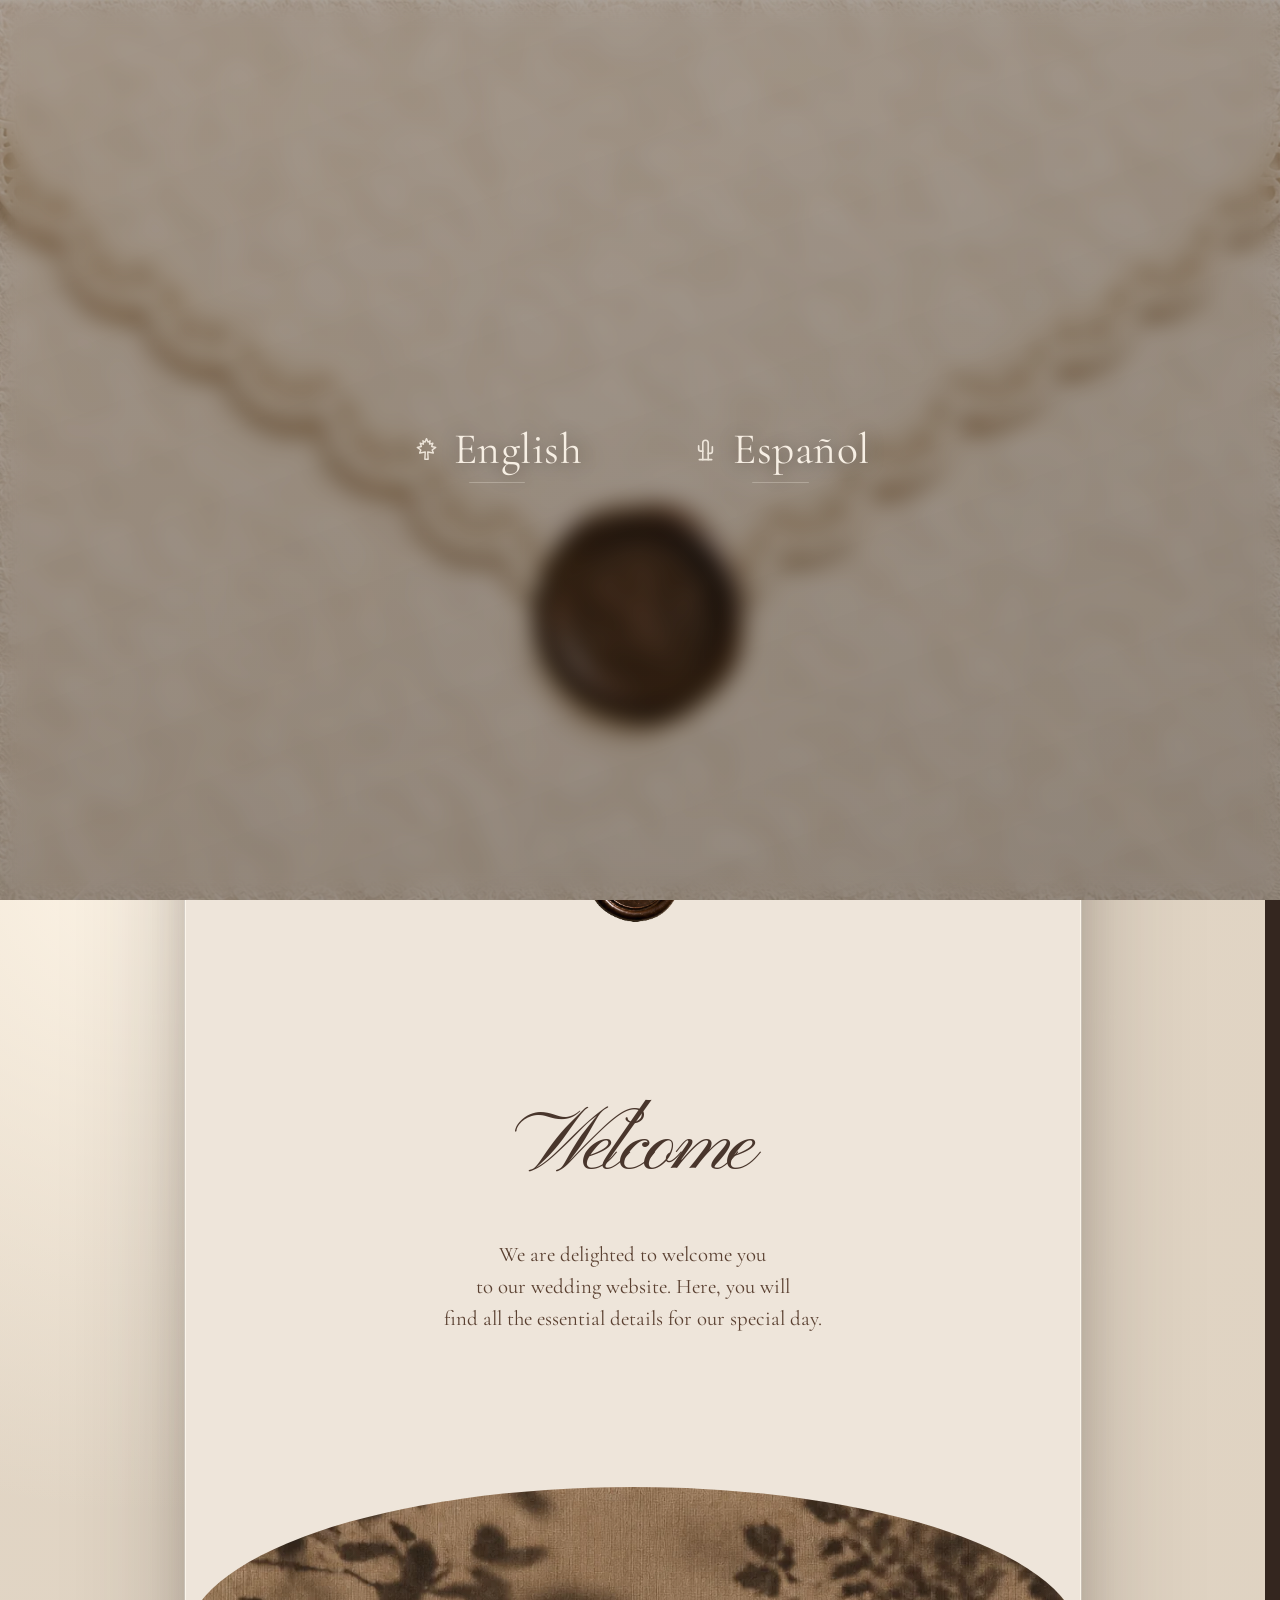
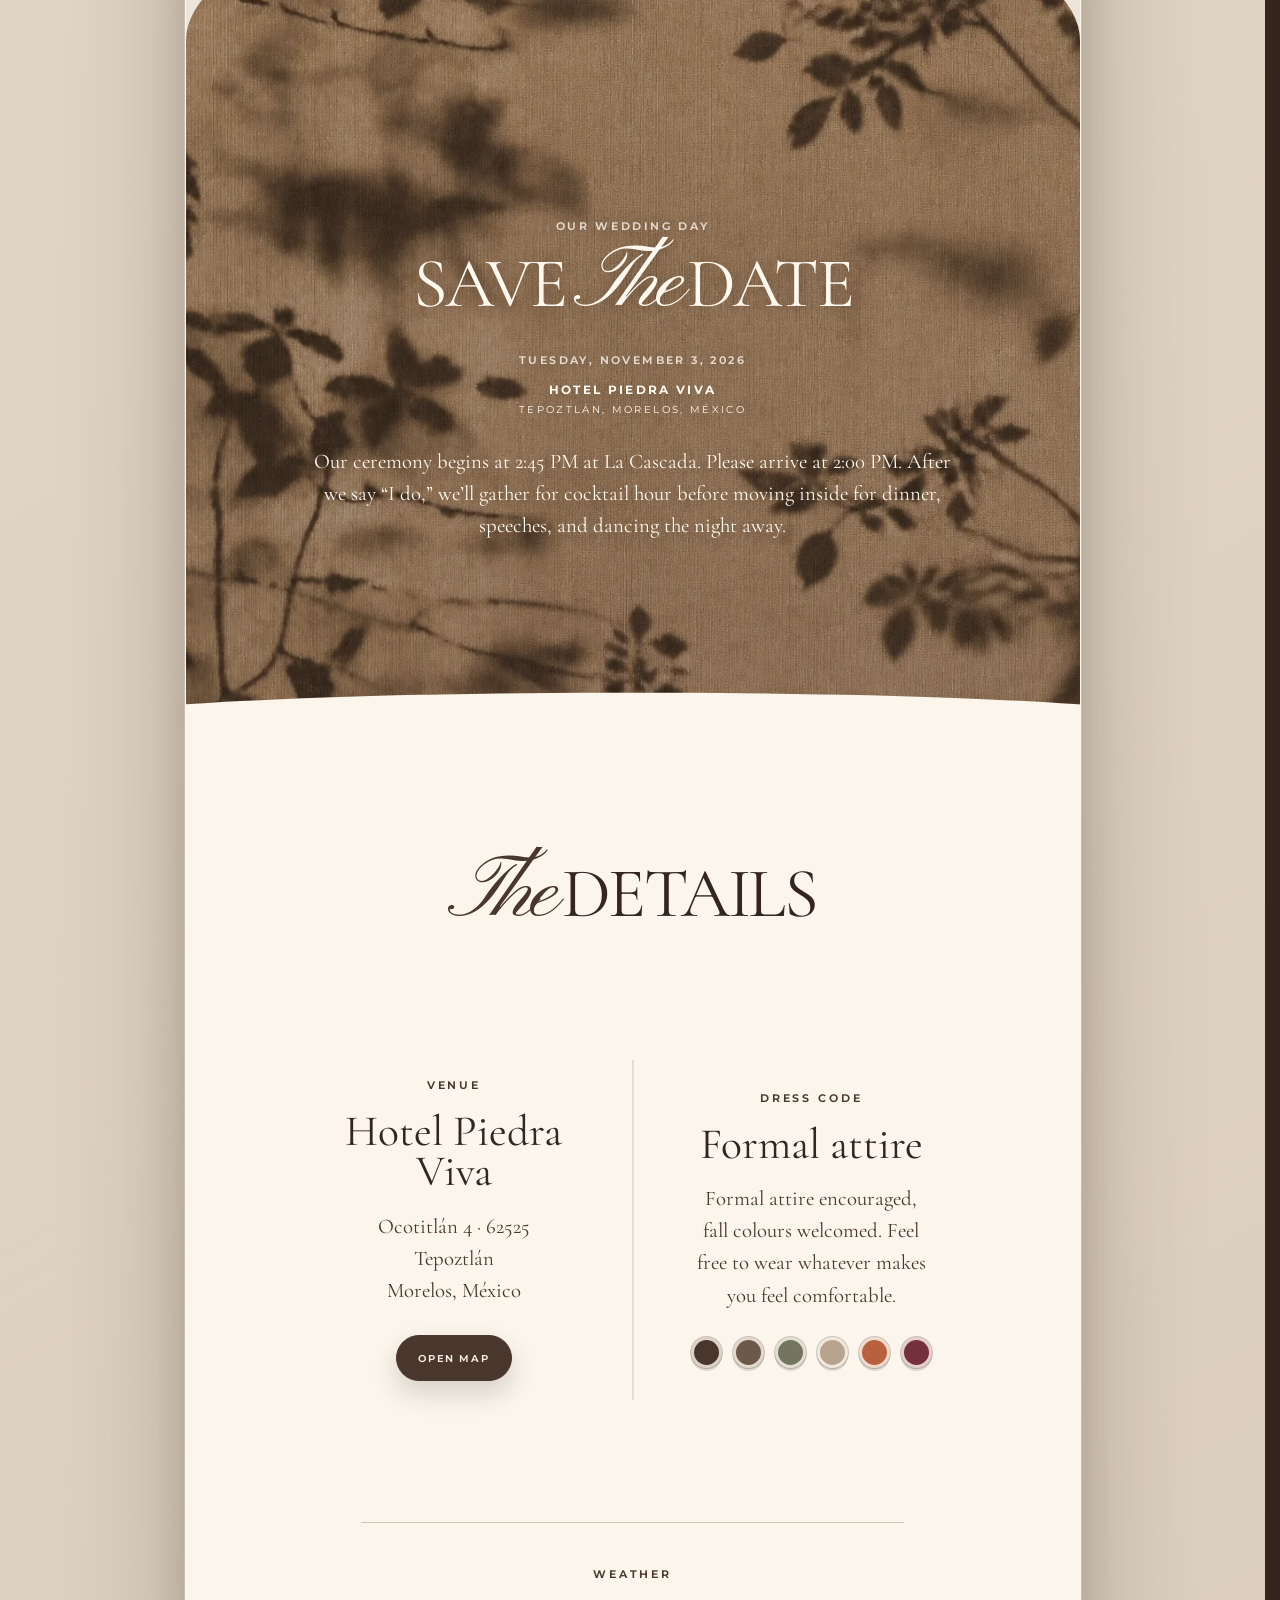
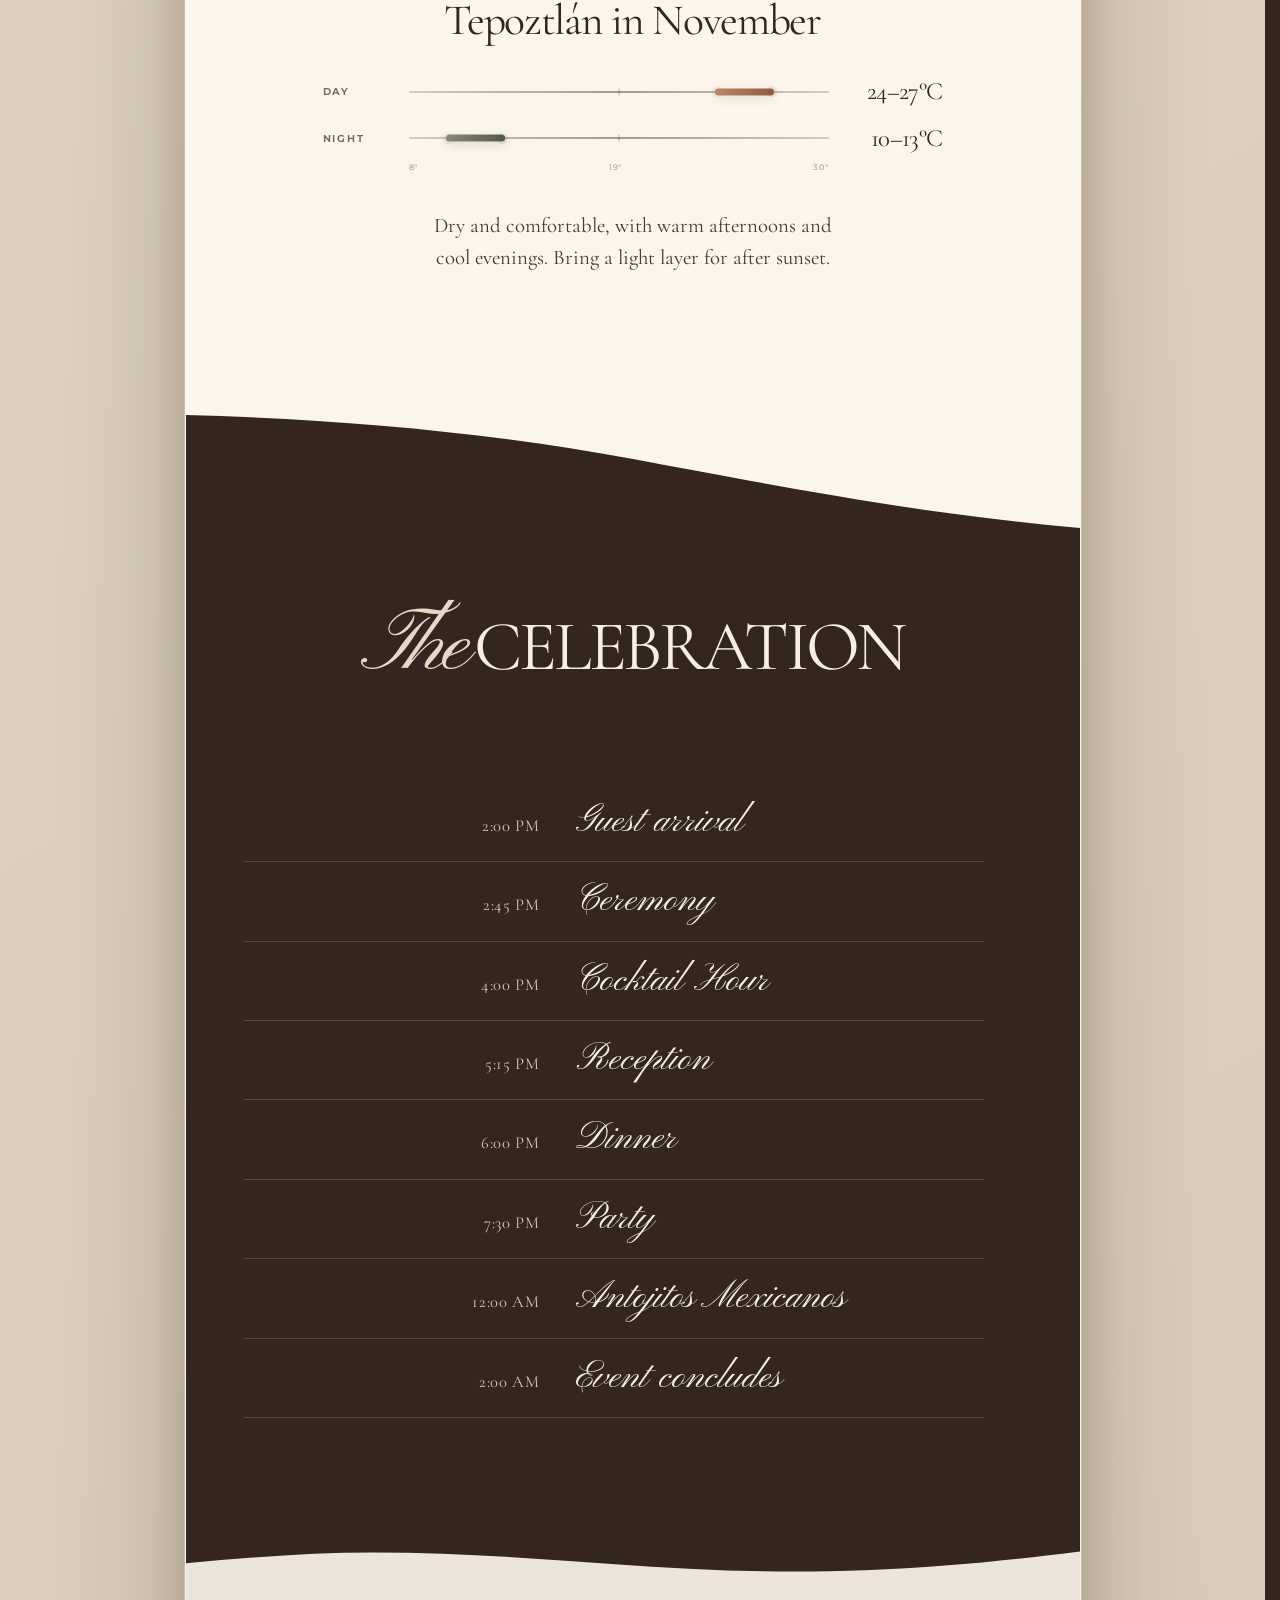
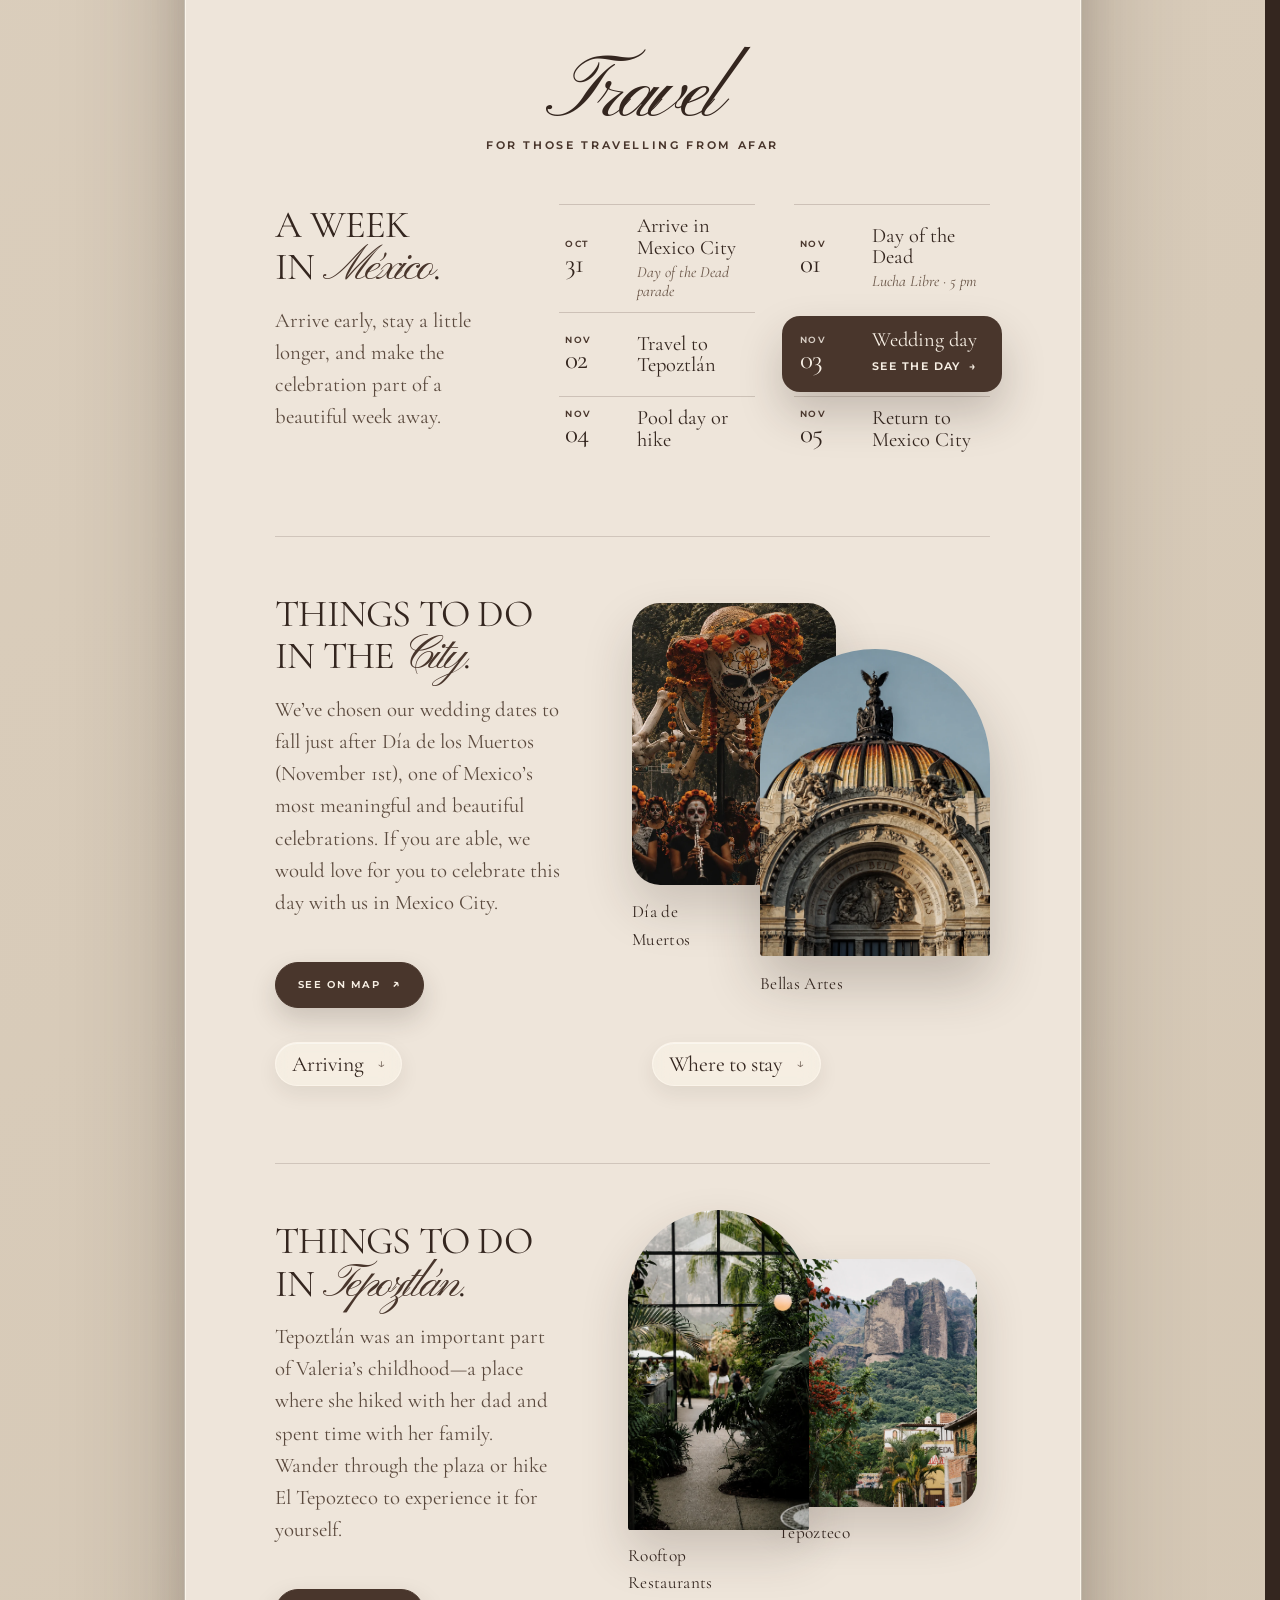
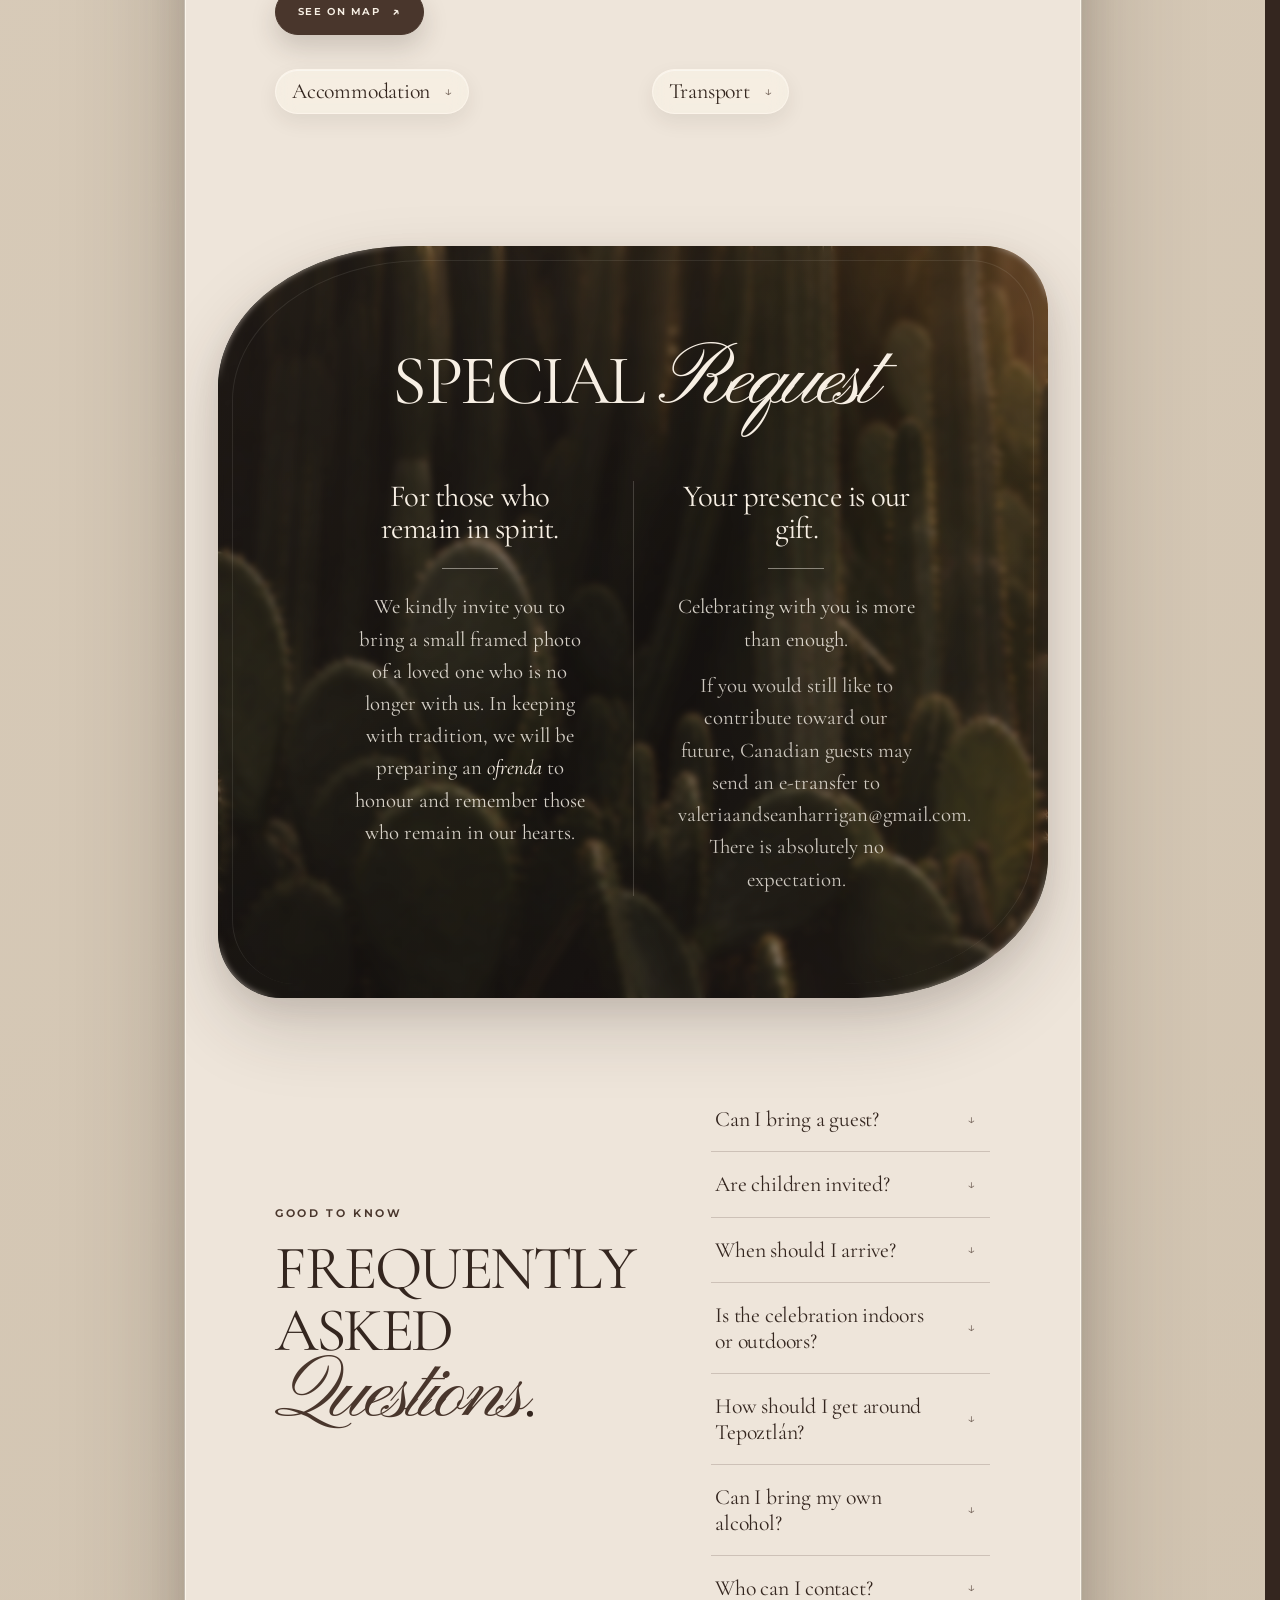
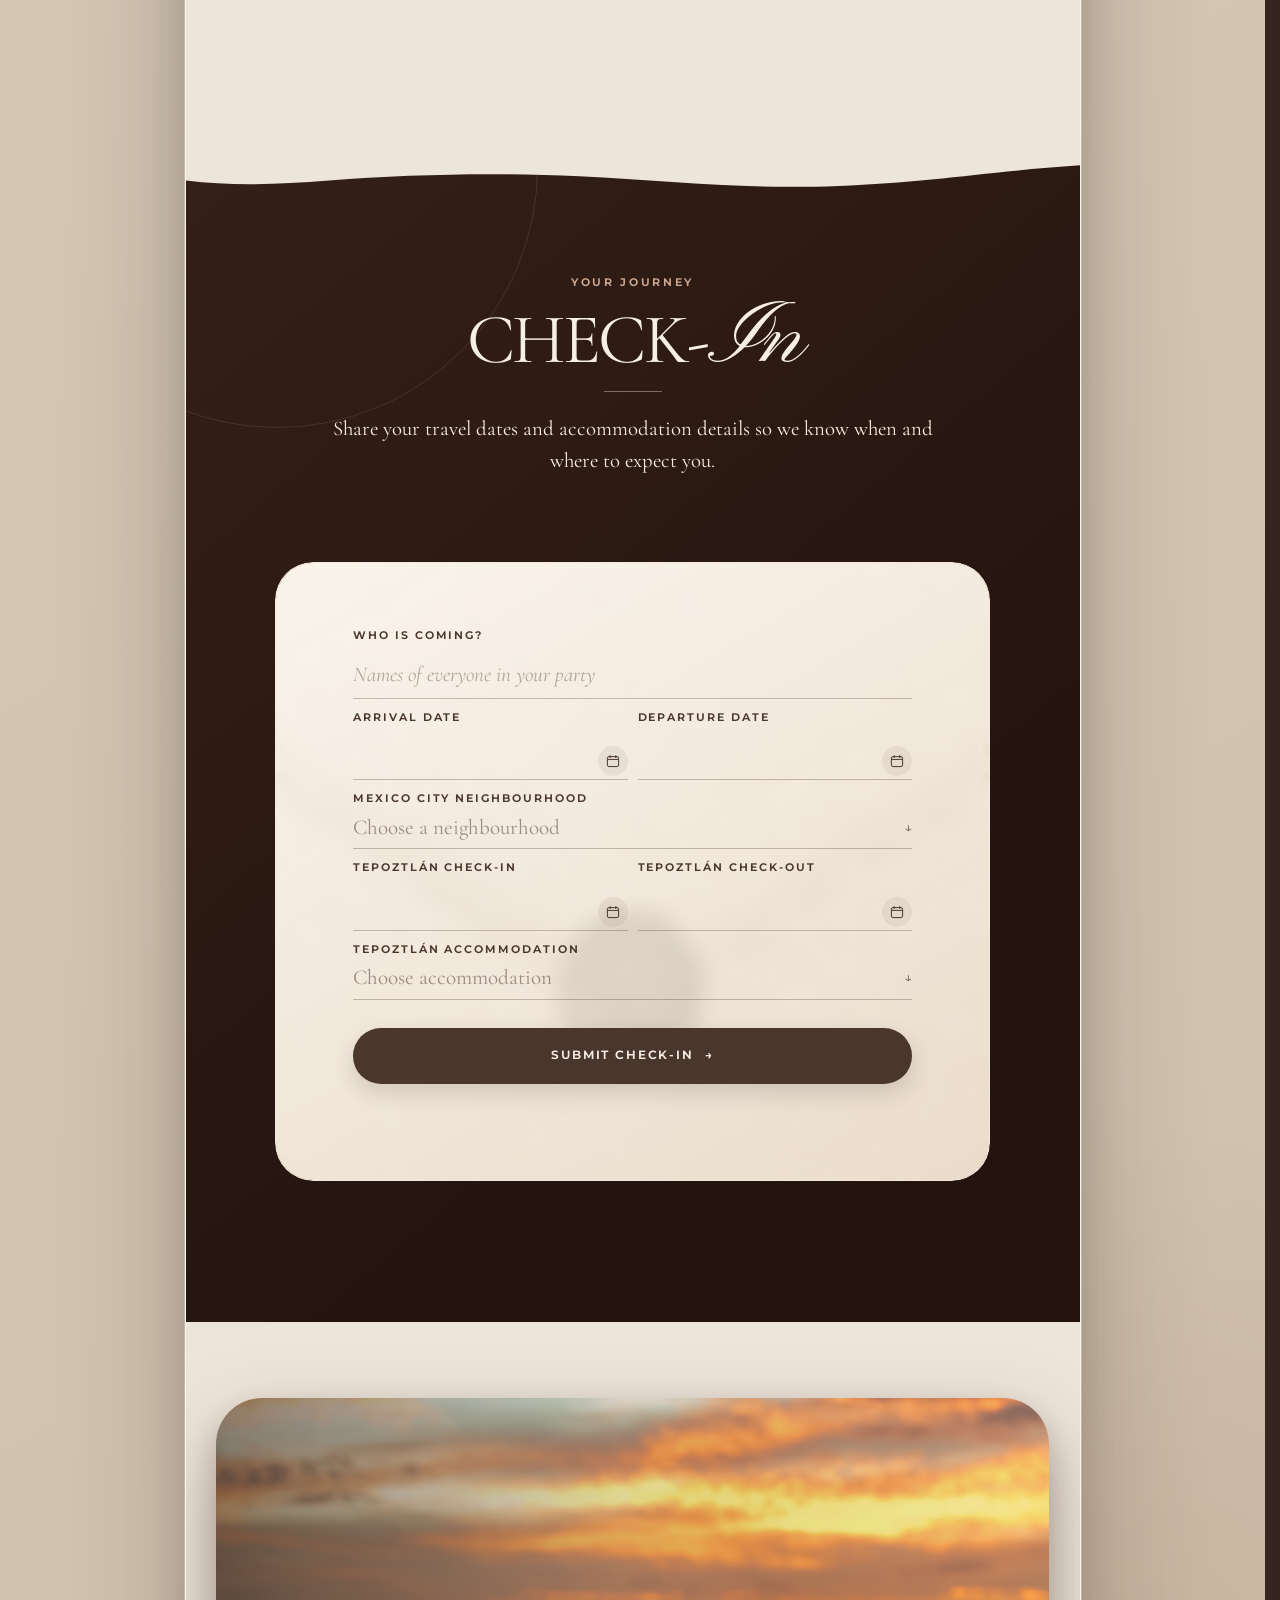
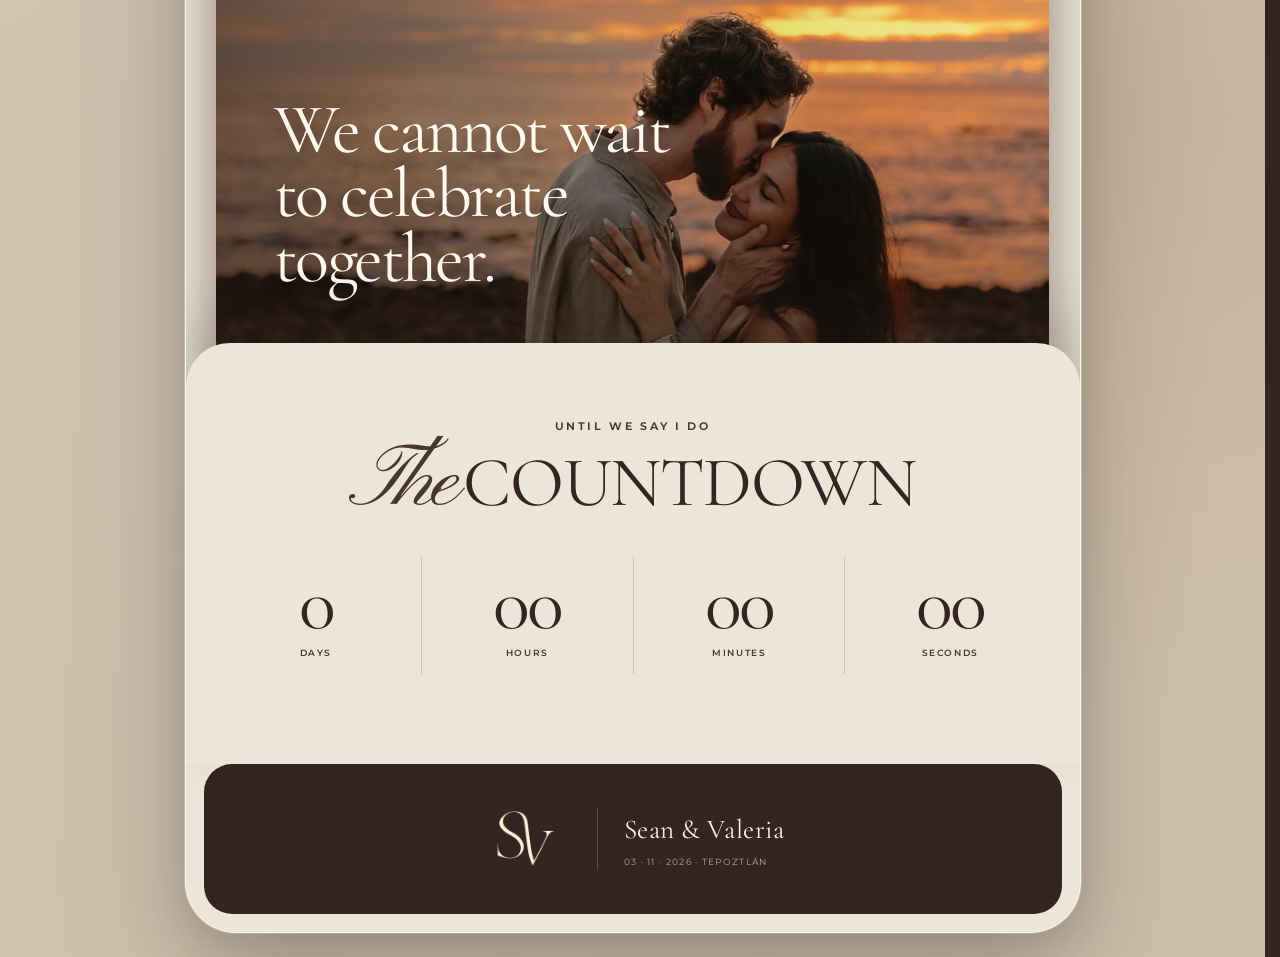
<file: index.html>
<!doctype html>
<html lang="en">
<head>
  <meta charset="utf-8">
  <meta name="viewport" content="width=device-width,initial-scale=1,viewport-fit=cover">
  <meta name="robots" content="noindex,nofollow,noarchive">
  <meta name="theme-color" content="#292719">
  <meta name="description" content="Sean and Valeria's wedding — November 3, 2026 at Hotel Piedra Viva in Tepoztlán, Morelos, México.">
  <link rel="canonical" href="https://seanandvaleria.com/">
  <meta property="og:type" content="website">
  <meta property="og:site_name" content="Sean &amp; Valeria">
  <meta property="og:title" content="The Wedding of Sean &amp; Valeria, Tepoztlán, 2026.">
  <meta property="og:description" content="Join us on November 3, 2026 at Hotel Piedra Viva in Tepoztlán, México.">
  <meta property="og:url" content="https://seanandvaleria.com/">
  <meta property="og:image" content="https://seanandvaleria.com/assets/gpt/social-preview-v8.png">
  <meta property="og:image:secure_url" content="https://seanandvaleria.com/assets/gpt/social-preview-v8.png">
  <meta property="og:image:type" content="image/png">
  <meta property="og:image:width" content="1200">
  <meta property="og:image:height" content="630">
  <meta property="og:image:alt" content="Sean and Valeria's cream SV monogram on a rich mocha brown background">
  <meta name="twitter:card" content="summary_large_image">
  <meta name="twitter:title" content="The Wedding of Sean &amp; Valeria, Tepoztlán, 2026.">
  <meta name="twitter:description" content="Join us on November 3, 2026 at Hotel Piedra Viva in Tepoztlán, México.">
  <meta name="twitter:image" content="https://seanandvaleria.com/assets/gpt/social-preview-v8.png">
  <link rel="icon" type="image/png" sizes="512x512" href="/assets/gpt/favicon-social-preview-rounded.png?v=20260830b">
  <link rel="shortcut icon" type="image/png" href="/assets/gpt/favicon-social-preview-rounded.png?v=20260830b">
  <link rel="apple-touch-icon" href="/assets/gpt/favicon-social-preview-rounded.png?v=20260830b">
  <link rel="preconnect" href="https://fonts.googleapis.com">
  <link rel="preconnect" href="https://fonts.gstatic.com" crossorigin>
  <script>try{const admin=!!localStorage.getItem('wedding-admin-v1'),access=!(!admin&&/[?&]admin(=|&|$)/.test(location.search));if(access)localStorage.setItem('wedding-access-v1','true');if(admin)document.documentElement.classList.add('is-admin');document.documentElement.classList.add(access?'access-granted':'access-required');if(access&&localStorage.getItem('wedding-invitation-seen')==='true')document.documentElement.classList.add('returning-visitor')}catch(e){document.documentElement.classList.add('access-required')}</script>
  <link href="https://fonts.googleapis.com/css2?family=Cormorant+Garamond:ital,wght@0,300;0,400;0,500;1,300;1,400&amp;family=Great+Vibes&amp;family=Montserrat:wght@300;400;500;600&amp;display=swap" rel="stylesheet">
  <link rel="preload" as="image" href="assets/gpt/invitation-envelope-closed-mobile-v1.webp" media="(max-width: 720px)">
  <link rel="preload" as="image" href="assets/gpt/invitation-envelope-closed-desktop-v1.webp" media="(min-width: 721px)">
  <link rel="stylesheet" href="assets/gpt/site.css?v=20260830b">
  <link rel="stylesheet" href="assets/gpt/save-date-botanical.css?v=20260825b">
  <link rel="stylesheet" href="assets/gpt/timeline-alignment.css?v=20260825b">
  <link rel="stylesheet" href="assets/gpt/final-overrides.css?v=20261021j">
  <script>try{if(sessionStorage.getItem('sv-sp')==='1'&&!('CSSViewTransitionRule' in window)){document.documentElement.classList.add('sp-return');sessionStorage.removeItem('sv-sp')}}catch(e){}</script>
  <title>Sean and Valeria</title>
</head>
<body>
  <a class="skip-link" href="#welcome" data-i18n="skipToContent">Skip to content</a>
  <div class="progress" aria-hidden="true"></div>
  <div class="password-gate" id="password-gate" role="dialog" aria-modal="true" aria-label="Private invitation access">
    <div class="password-gate-panel">
      <img class="password-gate-logo" src="assets/gpt/sv-logo-variants/solid/sv-logo-cream-solid.png" alt="" width="1536" height="1024" decoding="sync" draggable="false">
      <form class="password-gate-form" id="password-gate-form" novalidate>
        <label class="sr-only" for="invitation-password">Invitation password</label>
        <div class="password-gate-control">
          <input id="invitation-password" name="password" type="password" autocomplete="current-password" autocapitalize="none" spellcheck="false" placeholder="Password / Contraseña" required>
          <button type="submit" aria-label="Enter / Entrar"><span aria-hidden="true">→</span></button>
        </div>
        <p class="password-gate-status" id="password-gate-status" aria-live="assertive"></p>
      </form>
    </div>
  </div>
  <div class="language-gate" id="language-gate" role="group" aria-label="Choose your language / Elige tu idioma">
    <div class="language-gate-panel" tabindex="-1">
      <button class="language-gate-option" type="button" data-language="en" lang="en"><svg class="language-gate-icon language-gate-icon--leaf" viewBox="0 0 24 24" aria-hidden="true"><path d="M12 2.35l1.28 3.02 1.87-1.08-.42 2.96 2.9-.78-1.08 2.82 3.62.88-3.12 2.3 1.03 2.66-4.98-.93.35 6.45h-2.9l.35-6.45-4.98.93 1.03-2.66-3.12-2.3 3.62-.88-1.08-2.82 2.9.78-.42-2.96 1.87 1.08z"/></svg><span>English</span></button>
      <button class="language-gate-option" type="button" data-language="es" lang="es"><svg class="language-gate-icon language-gate-icon--cactus" viewBox="0 0 24 24" aria-hidden="true"><path d="M9.6 21V6.2a2.4 2.4 0 0 1 4.8 0V21"/><path d="M9.6 13.5H7.9a2 2 0 0 1-2-2V8.8"/><path d="M14.4 15.5h1.7a2 2 0 0 0 2-2V9.6"/><path d="M6.5 21h11"/></svg><span>Español</span></button>
    </div>
  </div>
  <div class="catrina-passage" id="catrina-passage" hidden aria-hidden="true">
    <div class="catrina-passage-figure">
      <img class="catrina-dance-frame catrina-dance-frame--one" src="assets/gpt/catrina-dance-reference-frame-01.webp" alt="" decoding="async" fetchpriority="low">
      <img class="catrina-dance-frame catrina-dance-frame--two" src="assets/gpt/catrina-dance-reference-frame-02.webp" alt="" decoding="async" fetchpriority="low">
      <img class="catrina-dance-frame catrina-dance-frame--three" src="assets/gpt/catrina-dance-reference-frame-03.webp" alt="" decoding="async" fetchpriority="low">
      <img class="catrina-dance-frame catrina-dance-frame--four" src="assets/gpt/catrina-dance-reference-frame-04.webp" alt="" decoding="async" fetchpriority="low">
    </div>
  </div>
  <section class="invitation-intro" id="invitation-intro" role="dialog" aria-modal="true" aria-labelledby="intro-title">
    <div class="intro-atmosphere" aria-hidden="true"></div>
    <div class="intro-cover" id="open-envelope" role="button" tabindex="0" data-i18n-aria="openInvitationAria" aria-label="Open Sean and Valeria's wedding invitation">
      <span class="sr-only" id="intro-title" data-i18n="introKicker">The Wedding Of</span>
      <span class="open-invitation-cue" aria-hidden="true"><span data-i18n="openInvitation">Open invitation</span><span class="open-invitation-cue-mark">↓</span></span>
    </div>
    <div class="envelope-stage" id="enter-site" role="button" tabindex="0" data-i18n-aria="enterInvitation" aria-label="Enter the wedding website" aria-hidden="true">
      <div class="suite-composite" data-i18n-aria="invitationSuiteAria" aria-label="Wedding invitation suite">
        <picture class="suite-art suite-art--en">
          <source media="(max-width: 720px)" srcset="assets/gpt/modern-intro/invite-mobile.webp">
          <img src="assets/gpt/modern-intro/invite-desktop.webp" alt="" decoding="async">
        </picture>
        <picture class="suite-art suite-art--es">
          <source media="(max-width: 720px)" srcset="assets/gpt/modern-intro/invite-mobile-esp.webp">
          <img src="assets/gpt/modern-intro/invite-desktop-esp.webp" alt="" decoding="async" loading="lazy">
        </picture>
      </div>
      <span class="enter-site-cue" aria-hidden="true" data-i18n="enterSite">Tap to enter <span aria-hidden="true">→</span></span>
    </div>
    <button class="intro-language-toggle" id="intro-language-toggle" type="button" aria-label="Cambiar a español"><span class="language-current">EN</span><span class="language-divider">/</span><span class="language-next">ES</span></button>
    <button class="intro-close" id="intro-close" type="button" aria-label="Return to the closed invitation" data-i18n-aria="closeInvitation">×</button>
  </section>
  <header class="site-header header-on-dark" id="site-header" data-tone="dark">
    <a class="brand" href="#home" data-i18n-aria="backToTopAria" aria-label="Sean and Valeria, back to top"><img class="brand-logo brand-logo--dark" src="assets/gpt/sv-logo-variants/solid/sv-logo-mocha-true-solid.png" alt="" width="1536" height="1024" decoding="sync" fetchpriority="high" draggable="false"><img class="brand-logo brand-logo--light" src="assets/gpt/sv-logo-variants/solid/sv-logo-cream-solid.png" alt="" width="1536" height="1024" decoding="sync" fetchpriority="high" draggable="false"></a>
    <div class="mobile-nav-controls"><span class="mobile-current" id="mobile-current" aria-live="polite">Welcome</span><button class="menu-toggle" id="menu-toggle" type="button" aria-expanded="false" aria-controls="nav-links" aria-label="Open navigation"><span></span><span></span></button></div>
    <nav class="nav-links" id="nav-links" data-i18n-aria="primaryNavigationAria" aria-label="Primary navigation">
      <button class="invitation-replay" id="invitation-replay" type="button" data-i18n="viewInvitation">Invitation</button><a class="nav-link active" href="#welcome" data-i18n="navWelcome">Welcome</a><a class="nav-link" href="#details" data-i18n="navDetails">Details</a><a class="nav-link" href="#travel" data-i18n="navTravel">Travel</a><a class="nav-link" href="#faq">FAQ</a><a class="nav-link nav-cta" href="#check-in" data-i18n="navCheckIn">Check-In</a><button class="invitation-replay nav-translate" id="nav-translate" type="button" hidden><span class="nav-pill"><svg class="nav-translate-icon" viewBox="0 0 24 24" aria-hidden="true"><path d="M3.8 6.2c0-1 .8-1.8 1.8-1.8h7.6c1 0 1.8.8 1.8 1.8v4.6c0 1-.8 1.8-1.8 1.8H8.6l-3 2.4v-2.4c-1 0-1.8-.8-1.8-1.8z"/><path d="M15 9h3.4c1 0 1.8.8 1.8 1.8v4.6c0 1-.8 1.8-1.8 1.8v2.4l-3-2.4h-4c-1 0-1.8-.8-1.8-1.8v-1.8"/></svg><span class="nav-translate-label" data-i18n="navTranslate">Translate</span></span></button><button class="invitation-replay nav-translate nav-photos" id="nav-photos" type="button"><span class="nav-pill"><svg class="nav-translate-icon" viewBox="0 0 24 24" aria-hidden="true"><path d="M3.8 8.6c0-1 .8-1.8 1.8-1.8h2.2l1.5-2.2h5.4l1.5 2.2h2.2c1 0 1.8.8 1.8 1.8v8.6c0 1-.8 1.8-1.8 1.8H5.6c-1 0-1.8-.8-1.8-1.8z"/><circle cx="12" cy="12.6" r="3.4"/></svg><span class="nav-translate-label" data-i18n="navPhotos">Gallery</span></span></button>
      <div class="nav-language" id="nav-language" role="group" aria-label="Choose website language">
        <button class="nav-language-option nav-language-option--en" type="button" data-nav-language="en" aria-label="English"><svg class="nav-language-icon nav-language-icon--leaf" viewBox="0 0 24 24" aria-hidden="true"><path d="M12 2.35l1.28 3.02 1.87-1.08-.42 2.96 2.9-.78-1.08 2.82 3.62.88-3.12 2.3 1.03 2.66-4.98-.93.35 6.45h-2.9l.35-6.45-4.98.93 1.03-2.66-3.12-2.3 3.62-.88-1.08-2.82 2.9.78-.42-2.96 1.87 1.08z"/></svg><span class="nav-language-label nav-language-label--short">EN</span><span class="nav-language-label nav-language-label--long">English</span></button>
        <span class="nav-language-divider" aria-hidden="true"></span>
        <button class="nav-language-option nav-language-option--es" type="button" data-nav-language="es" aria-label="Español"><svg class="nav-language-icon nav-language-icon--cactus" viewBox="0 0 24 24" aria-hidden="true"><path d="M9.6 21V6.2a2.4 2.4 0 0 1 4.8 0V21"/><path d="M9.6 13.5H7.9a2 2 0 0 1-2-2V8.8"/><path d="M14.4 15.5h1.7a2 2 0 0 0 2-2V9.6"/><path d="M6.5 21h11"/></svg><span class="nav-language-label nav-language-label--short">ES</span><span class="nav-language-label nav-language-label--long">Español</span></button>
      </div>
    </nav>
  </header>

  <main class="site" id="main">
    <section class="section hero hero--image-only" id="home" data-nav="welcome" data-header-tone="dark" data-i18n-aria="heroAria" aria-label="Sean and Valeria by the coast"><span class="hero-visual" aria-hidden="true"></span><img class="hero-seal" src="assets/gpt/wax-seal-sv-exact-transparent-v3.webp" data-i18n-alt="heroSealAlt" alt="Sean and Valeria monogram wax seal" width="1271" height="1237"></section>

    <section class="section welcome-section" id="welcome" data-nav="welcome" data-header-tone="light" aria-labelledby="welcome-title">
      <div class="welcome-inner reveal">
        <h1 class="welcome-title" id="welcome-title" data-i18n="welcomeTitle">Welcome</h1>
        <p class="welcome-copy" data-i18n="welcomeCopy">We are delighted to welcome you <br>to our wedding website. Here, you will <br>find all the essential details for our special day.</p>
      </div>
    </section>

    <section class="section save-date" id="save-date" data-nav="welcome" data-header-tone="dark" aria-labelledby="save-date-title">
      <div class="save-date-inner reveal">
        <p class="eyebrow" data-i18n="saveEyebrow">Our wedding day</p>
        <h2 class="save-date-title" id="save-date-title"><span data-i18n="saveWord">Save</span> <em data-i18n="theWord">The</em> <span data-i18n="dateWord">Date</span></h2>
        <p class="save-date-day" data-i18n="saveDate">Tuesday, November 3, 2026</p>
        <div class="save-date-place"><strong>Hotel Piedra Viva</strong><span>Tepoztlán, Morelos, México</span></div>
        <p data-i18n="saveDateCopy">Our ceremony begins at 2:45 PM at La Cascada. Please arrive at 2:00 PM. After we say “I do,” we’ll gather for cocktail hour before moving inside for dinner, speeches, and dancing the night away.</p>
      </div>
    </section>

    <section class="section wedding-details" id="details" data-nav="details" data-header-tone="light" aria-labelledby="details-title">
      <div class="details-heading reveal"><h2 class="section-title" id="details-title" data-i18n="detailsTitle"><em>The</em> <span>Details</span></h2></div>
      <div class="details-pair reveal" data-i18n-aria="detailsPairAria" aria-label="Venue and dress code details">
        <article class="detail-panel detail-panel--venue" tabindex="0"><p class="detail-label" data-i18n="venueTitle">Venue</p><h3>Hotel Piedra Viva</h3><p class="detail-meta">Ocotitlán 4 · 62525 Tepoztlán<br>Morelos, México</p><a class="button button--clay chapter-map-button detail-map-button" href="https://maps.google.com/?q=Hotel+Piedra+Viva+Tepoztlan" target="_blank" rel="noopener" data-i18n="openMap">Open map <span aria-hidden="true">↗</span></a></article>
        <article class="detail-panel detail-panel--dress" tabindex="0"><p class="detail-label" data-i18n="dressTitle">Dress code</p><h3 data-i18n="formalAttire">Formal attire</h3><p data-i18n="dressCopy">Formal attire encouraged, fall colours welcomed. Feel free to wear whatever makes you feel comfortable.</p><div class="swatches detail-swatches" data-i18n-aria="fallPaletteAria" aria-label="Suggested fall colour palette"><span style="background:#49362c"></span><span style="background:#6d5949"></span><span style="background:#73755e"></span><span style="background:#b8a48e"></span><span style="background:#b8613e"></span><span style="background:#762f3d"></span></div></article>
      </div>
      <div class="details-weather reveal" data-i18n-aria="weatherAria" aria-label="November weather in Tepoztlán">
        <p class="detail-label" data-i18n="travelWeather">Weather</p>
        <h3 class="details-weather-title" data-i18n="weatherTitle">Tepoztlán in November</h3>
        <div class="weather-ranges">
          <div class="weather-range weather-range--day"><span class="weather-range-label" data-i18n="weatherDays">Day</span><span class="weather-range-track" aria-hidden="true"><i></i></span><strong>24–27°C</strong></div>
          <div class="weather-range weather-range--night"><span class="weather-range-label" data-i18n="weatherNights">Night</span><span class="weather-range-track" aria-hidden="true"><i></i></span><strong>10–13°C</strong></div>
          <div class="weather-range-scale" aria-hidden="true"><span>8°</span><span>19°</span><span>30°</span></div>
        </div>
        <p class="details-weather-copy" data-i18n="travelWeatherCopy">Dry and comfortable, with warm afternoons and cool evenings. Bring a light layer for after sunset.</p>
      </div>
    </section>

    <section class="section celebration-section" id="celebration" data-header-tone="dark" aria-labelledby="celebration-title"><svg class="celebration-swoop" viewBox="0 0 1000 130" preserveAspectRatio="none" aria-hidden="true"><path d="M0 0 C165 4 330 16 500 44 C690 76 836 100 1000 113 L1000 130 L0 130Z"></path></svg><div class="celebration-shell">
      <div class="celebration-heading reveal"><h2 class="section-title" id="celebration-title" data-i18n="celebrationTitle"><em>The</em> <span>Celebration</span></h2></div>
      <div class="celebration-list celebration-list--live stagger" data-i18n-aria="celebrationTimelineAria" aria-label="Wedding day celebration timeline">
        <img class="timeline-paper" src="assets/gpt/timeline-paper-panel-v1.webp" alt="" width="1536" height="1024" loading="lazy">
        <div class="timeline-events">
          <article class="celebration-event"><span class="timeline-icon" aria-hidden="true">◷</span><time>2:00 PM</time><h3 data-i18n="arrivalTitle">Guest arrival</h3></article>
          <article class="celebration-event"><span class="timeline-icon" aria-hidden="true">◌</span><time>2:45 PM</time><h3 data-i18n="ceremonyTitle">Ceremony</h3></article>
          <article class="celebration-event"><span class="timeline-icon" aria-hidden="true">○</span><time>4:00 PM</time><h3 data-i18n="cocktailTitle">Cocktail Hour</h3></article>
          <article class="celebration-event"><span class="timeline-icon" aria-hidden="true">✦</span><time>5:15 PM</time><h3 data-i18n="receptionTitle">Reception</h3></article>
          <article class="celebration-event"><span class="timeline-icon" aria-hidden="true">✧</span><time>6:00 PM</time><h3 data-i18n="dinnerTitle">Dinner</h3></article>
          <article class="celebration-event"><span class="timeline-icon" aria-hidden="true">✺</span><time>7:30 PM</time><h3 data-i18n="partyTitle">Party</h3></article>
          <article class="celebration-event"><span class="timeline-icon" aria-hidden="true">◈</span><time>12:00 AM</time><h3 data-i18n="antojitosTitle">Antojitos Mexicanos</h3></article>
          <article class="celebration-event"><span class="timeline-icon" aria-hidden="true">◷</span><time>2:00 AM</time><h3 data-i18n="eventConcludesTitle">Event concludes</h3></article>
        </div>
      </div>
    </div></section>

    <section class="section travel-section" id="travel" data-nav="travel" data-header-tone="light" aria-labelledby="travel-title">
      <svg class="travel-swoop" viewBox="0 0 1000 130" preserveAspectRatio="none" aria-hidden="true"><path d="M0 0H1000V66C930 82 850 98 760 104C660 111 570 104 480 92C390 80 300 68 210 68C140 68 70 78 0 90Z"></path></svg>
      <div class="travel-heading reveal">
        <h2 class="section-title" id="travel-title"><em data-i18n="travelTitle">Travel</em><span data-i18n="travelSubline">For those travelling from afar</span></h2>
      </div>

      <article class="travel-chapter travel-chapter--schedule" id="travel-schedule" aria-labelledby="week-title">
        <div class="week-intro reveal from-left">
          <h3 class="chapter-title" id="week-title" data-i18n="weekTitle">A week<br>in <em>México</em>.</h3>
          <p class="chapter-copy" data-i18n="weekBrief">Arrive early, stay a little longer, and make the celebration part of a beautiful week away.</p>
        </div>
        <ol class="week-days stagger" data-i18n-aria="weekItineraryAria" aria-label="Suggested week itinerary">
          <li class="week-day"><time datetime="2026-10-31"><small data-i18n="monthOct">Oct</small>31</time><div><h4 data-i18n="weekArrival">Arrive in Mexico City</h4><span class="week-note" data-i18n="weekArrivalNote">Day of the Dead parade</span><p data-i18n="weekArrivalCopy">Land in the capital, settle in and begin your Mexico City adventure.</p></div></li>
          <li class="week-day"><time datetime="2026-11-01"><small data-i18n="monthNov">Nov</small>01</time><div><h4 data-i18n="weekMuertos">Day of the Dead</h4><span class="week-note" data-i18n="weekMuertosNote">Lucha Libre · 5 pm</span><p data-i18n="weekMuertosCopy">Experience the city in its most luminous season—marigolds, music and remembrance.</p></div></li>
          <li class="week-day"><time datetime="2026-11-02"><small data-i18n="monthNov">Nov</small>02</time><div><h4 data-i18n="weekTravel">Travel to Tepoztlán</h4><p data-i18n="weekTravelCopy">Head south into the mountains; the journey from Mexico City is roughly ninety minutes.</p></div></li>
          <li class="week-day week-day--wedding"><time datetime="2026-11-03"><small data-i18n="monthNov">Nov</small>03</time><div><h4 data-i18n="weekWedding">Wedding day</h4><p data-i18n="weekWeddingCopy">Gather with us at Hotel Piedra Viva for an afternoon and evening under the Tepozteco.</p><a class="text-link" href="#celebration" data-i18n="seeDay">See the day</a></div></li>
          <li class="week-day"><time datetime="2026-11-04"><small data-i18n="monthNov">Nov</small>04</time><div><h4 data-i18n="weekPool">Pool day or hike</h4><p data-i18n="weekPoolCopy">Keep the day unhurried—cool off by the pool or take in the panoramic mountain trail.</p></div></li>
          <li class="week-day"><time datetime="2026-11-05"><small data-i18n="monthNov">Nov</small>05</time><div><h4 data-i18n="weekReturn">Return to Mexico City</h4><p data-i18n="weekReturnCopy">Travel back to the city with a little time left for one last coffee or market visit.</p></div></li>
        </ol>
      </article>

      <article class="travel-chapter travel-chapter--city" id="travel-city" aria-labelledby="city-title">
        <div class="city-spread">
          <div class="city-copy reveal from-left">
            <h3 class="chapter-title" id="city-title" data-i18n="cityTitle">Things to do<br>in the <em>City</em>.</h3>
            <div class="chapter-copy"><p data-i18n="cityIntro">We’ve chosen our wedding dates to fall just after Día de los Muertos (November 1st), one of Mexico’s most meaningful and beautiful celebrations. If you are able, we would love for you to celebrate this day with us in Mexico City.</p></div>
            <a class="button button--clay chapter-map-button" href="http://google.com/maps/d/u/0/viewer?mid=1yiNMSf_RyHcMNrPHrXk64ykX2ntWhbg&amp;ll=19.332900199892478%2C-99.02823179999999&amp;z=10" target="_blank" rel="noopener" data-i18n="cityMap">See on map <span aria-hidden="true">↗</span></a>
          </div>
          <div class="city-photos reveal from-right">
            <figure class="city-photo city-photo--wide city-photo--muertos"><img src="assets/gpt/mexico-city-dia-de-muertos-v2.webp" data-i18n-alt="diaMuertosPhotoAlt" alt="Día de Muertos parade in Mexico City with musicians, marigolds and a monumental calavera" width="1537" height="1023" loading="lazy"><figcaption><strong data-i18n="diaMuertosLabel">Día de Muertos</strong></figcaption></figure>
            <figure class="city-photo city-photo--arch"><img src="assets/gpt/mexico-city-bellas-artes-v2.webp" data-i18n-alt="bellasPhotoAlt" alt="The ornate façade and domed roof of Palacio de Bellas Artes in Mexico City" width="1024" height="1536" loading="lazy"><figcaption><strong data-i18n="bellasLabel">Bellas Artes</strong></figcaption></figure>
          </div>
        </div>
        <div class="practical practical--city accordion reveal">
          <article class="practical-item accordion-item"><h4><button class="accordion-trigger" type="button" aria-expanded="false"><span data-i18n="cityArriving">Arriving</span><span class="accordion-plus" aria-hidden="true">+</span></button></h4><div class="accordion-panel"><div class="practical-body"><p data-i18n="travelTransportAirport"><strong>Airport</strong><br>Benito Juárez International (MEX).</p></div></div></article>
          <article class="practical-item accordion-item"><h4><button class="accordion-trigger" type="button" aria-expanded="false"><span data-i18n="cityStayTitle">Where to stay</span><span class="accordion-plus" aria-hidden="true">+</span></button></h4><div class="accordion-panel"><div class="practical-body"><ul class="neighbourhoods" data-i18n-aria="neighbourhoodsAria" aria-label="Recommended neighbourhoods"><li><img src="assets/gpt/mexico-city-roma-v1.webp" data-i18n-alt="romaPhotoAlt" alt="A leafy street with historic architecture in Mexico City" width="1536" height="1024" loading="lazy"><div><strong>Roma Norte</strong><span data-i18n="hoodRoma">Leafy streets, cafés and galleries. Lively and central; a little noisy on weekends.</span></div></li><li><img src="assets/gpt/mexico-city-condesa-v1.webp" data-i18n-alt="condesaPhotoAlt" alt="Art Deco homes and trees in Condesa, Mexico City" width="1024" height="1536" loading="lazy"><div><strong>Condesa</strong><span data-i18n="hoodCondesa">Art-deco blocks around two parks, great restaurants. Calmer evenings, slightly further from the centre.</span></div></li><li><img src="assets/gpt/mexico-city-reforma-v1.webp" data-i18n-alt="reformaPhotoAlt" alt="Paseo de la Reforma in Mexico City at golden hour" width="1024" height="1536" loading="lazy"><div><strong>Reforma</strong><span data-i18n="hoodReforma">Modern, polished and lined with large hotels. More corporate in feel and farther from Centro Histórico.</span></div></li><li><img src="assets/gpt/mexico-city-centro-v1.webp" data-i18n-alt="centroPhotoAlt" alt="Historic arcades in Centro Histórico, Mexico City" width="1024" height="1536" loading="lazy"><div><strong>Centro Histórico</strong><span data-i18n="hoodCentro">The Zócalo, Bellas Artes and major museums are on your doorstep. Historic, atmospheric and home to many older hotels; scenes from 007: Spectre were filmed here.</span></div></li></ul><p data-i18n="cityStay">For accommodation, we recommend staying in Roma Norte, Condesa, Reforma, or Centro Histórico, all well-located and easy to explore. Don't hesitate to contact us for more tips.</p></div></div></article>
        </div>
      </article>

      <article class="travel-chapter travel-chapter--tepoztlan" id="travel-tepoztlan" aria-labelledby="tepoztlan-title">
        <div class="tepoz-spread">
          <div class="tepoz-copy reveal from-left">
            <h3 class="chapter-title" id="tepoztlan-title" data-i18n="tepoztlanTitle">Things to do<br>in <em>Tepoztlán</em>.</h3>
            <div class="chapter-copy"><p data-i18n="tepoztlanIntro">Tepoztlán was an important part of Valeria’s childhood—a place where she hiked with her dad and spent time with her family. Wander through the plaza or hike El Tepozteco to experience it for yourself.</p></div>
            <a class="button button--clay chapter-map-button" href="https://maps.google.com/?q=Tepoztl%C3%A1n,+Morelos,+Mexico" target="_blank" rel="noopener" data-i18n="tepoztlanMap">See on map <span aria-hidden="true">↗</span></a>
          </div>
          <div class="tepoz-photos reveal from-right">
            <figure class="city-photo city-photo--arch"><img src="assets/gpt/tepoztlan-rooftop-restaurants.webp" data-i18n-alt="conventPhotoAlt" alt="A lush rooftop restaurant in Tepoztlán" width="1122" height="1402" loading="lazy"><figcaption><strong data-i18n="conventLabel">Rooftop Restaurants</strong></figcaption></figure>
            <figure class="city-photo city-photo--arch"><img src="assets/gpt/tepoztlan-tepozteco-v3.webp" data-i18n-alt="ridgePhotoAlt" alt="Tepozteco mountain framed by flowers and Tepoztlán streets" width="1178" height="1335" loading="lazy"><figcaption><strong data-i18n="ridgeLabel">Tepozteco</strong></figcaption></figure>
          </div>
        </div>
        <div class="practical practical--tepoz accordion reveal">
          <article class="practical-item practical-item--stay accordion-item"><h4><button class="accordion-trigger" type="button" aria-expanded="false"><span data-i18n="travelAccommodation">Accommodation</span><span class="accordion-plus" aria-hidden="true">+</span></button></h4><div class="accordion-panel"><div class="practical-body"><p data-i18n="travelAccommodationCopy">Hotel Piedra Viva is a 1.5-hour drive from Mexico City. We recommend staying at the hotel; rooms are limited, so close family will be given priority.</p>
            <p data-i18n="travelAccommodationMore">$2,250 MXN per night for two (about $180 CAD); a 3rd or 4th guest in a double suite is $850 MXN each. Tepoztlán also has lovely boutique hotels nearby.</p>
            <p class="accommodation-availability" data-i18n="travelAccommodationAvailability">Hotel Piedra Viva is now fully booked, and we are unable to offer any additional rooms. Thank you for understanding.</p>
            <a class="text-link" href="https://www.booking.com/searchresults.html?ss=Tepoztl%C3%A1n" target="_blank" rel="noopener" data-i18n="browseHotels">Browse hotels</a></div></div></article>
          <article class="practical-item accordion-item"><h4><button class="accordion-trigger" type="button" aria-expanded="false"><span data-i18n="travelTransport">Transport</span><span class="accordion-plus" aria-hidden="true">+</span></button></h4><div class="accordion-panel"><div class="practical-body"><p data-i18n="travelTransportCity"><strong>Mexico City to Tepoztlán</strong><br>About 1.5 hours by private transfer, taxi, rideshare or rental car.</p>
            <p data-i18n="travelTransportLocal"><strong>Tepoztlán to venue</strong><br>The town and nearby hotels are close by; taxis and rideshares are the easiest way over.</p>
            <p data-i18n="travelTransportParking"><strong>Parking</strong><br>Complimentary at Hotel Piedra Viva.</p>
            <a class="text-link" href="https://maps.google.com/?q=Hotel+Piedra+Viva+Tepoztlan" target="_blank" rel="noopener" data-i18n="openMap">Open map</a></div></div></article>
        </div>
      </article>
    </section>
    <section class="section special" data-header-tone="dark" data-i18n-aria="specialAria" aria-label="Special request and gifts">
      <div class="special-inner">
        <header class="special-heading reveal"><h2 class="section-title special-heading-title" data-i18n="specialSharedTitle"><span>Special</span> <em>Request</em></h2></header>
        <article class="special-col special-col--tribute reveal from-left"><h3 class="special-subtitle" data-i18n="specialTitle">For those who remain in spirit.</h3><hr class="rule"><p data-i18n="ofrendaCopy">We kindly invite you to bring a small framed photo of a loved one who is no longer with us. In keeping with tradition, we will be preparing an <em>ofrenda</em> to honour and remember those who remain in our hearts.</p></article>
        <article class="special-col special-col--gifts reveal from-right"><h3 class="special-subtitle" data-i18n="giftsTitle">Your presence is our gift.</h3><hr class="rule"><p data-i18n="giftSummary">Celebrating with you is more than enough.</p><p class="gift-copy" data-i18n="giftCopy">If you would still like to contribute toward our future, Canadian guests may send an e-transfer to valeriaandseanharrigan@gmail.com. There is absolutely no expectation.</p></article>
      </div>
    </section>

    <section class="section faq" id="faq" data-nav="faq" data-header-tone="light" aria-labelledby="faq-title">
      <div class="faq-head reveal from-left"><p class="eyebrow" data-i18n="faqKicker">Good to know</p><h2 class="section-title" id="faq-title" data-i18n="faqTitle"><span>Frequently asked</span><br><em>Questions</em>.</h2></div>
      <div class="accordion reveal from-right">
        <article class="accordion-item"><button class="accordion-trigger" type="button" aria-expanded="false"><span class="accordion-label" data-i18n="faqGuestQuestion">Can I bring a guest?</span><span class="accordion-plus">+</span></button><div class="accordion-panel"><div><p data-i18n="faqGuestAnswer">Please refer to the names listed on your invitation. Reach out to Sean or Valeria if anything is unclear.</p></div></div></article>
        <article class="accordion-item"><button class="accordion-trigger" type="button" aria-expanded="false"><span class="accordion-label" data-i18n="faqChildrenQuestion">Are children invited?</span><span class="accordion-plus">+</span></button><div class="accordion-panel"><div><p data-i18n="faqChildrenAnswer">Please follow the names on your invitation, or contact us directly with any questions.</p></div></div></article>
        <article class="accordion-item"><button class="accordion-trigger" type="button" aria-expanded="false"><span class="accordion-label" data-i18n="faqArrivalQuestion">When should I arrive?</span><span class="accordion-plus">+</span></button><div class="accordion-panel"><div><p data-i18n="faqArrivalAnswer">We recommend arriving in Mexico City by October 31 and travelling to Tepoztlán on November 2. Guest arrival at the venue begins at 2:00 PM on November 3.</p></div></div></article>
        <article class="accordion-item"><button class="accordion-trigger" type="button" aria-expanded="false"><span class="accordion-label" data-i18n="faqIndoorsQuestion">Is the celebration indoors or outdoors?</span><span class="accordion-plus">+</span></button><div class="accordion-panel"><div><p data-i18n="faqIndoorsAnswer">The ceremony begins outdoors. Dinner and dancing follow inside; bring a light layer for the cool evening.</p></div></div></article>
        <article class="accordion-item"><button class="accordion-trigger" type="button" aria-expanded="false"><span class="accordion-label" data-i18n="faqLocalTransportQuestion">How should I get around Tepoztlán?</span><span class="accordion-plus">+</span></button><div class="accordion-panel"><div><p data-i18n="faqLocalTransportAnswer">Taxis and rideshare services are the simplest options between local accommodation and Hotel Piedra Viva. Complimentary parking is available at the venue.</p></div></div></article>
        <article class="accordion-item"><button class="accordion-trigger" type="button" aria-expanded="false"><span class="accordion-label" data-i18n="alcoholQuestion">Can I bring my own alcohol?</span><span class="accordion-plus">+</span></button><div class="accordion-panel"><div><p data-i18n="alcoholAnswer">No need! We’ll have an open bar throughout the celebration. Please note that the hotel does not allow outside alcohol. Just bring your best energy and get ready to celebrate!</p></div></div></article>
        <article class="accordion-item"><button class="accordion-trigger" type="button" aria-expanded="false"><span class="accordion-label" data-i18n="faqContactQuestion">Who can I contact?</span><span class="accordion-plus">+</span></button><div class="accordion-panel"><div><p data-i18n="faqContactDetails">Email <a href="mailto:valeriaandseanharrigan@gmail.com">valeriaandseanharrigan@gmail.com</a><br>Valeria: <a href="tel:+16044406820">604-440-6820</a> · Sean: <a href="tel:+16043077361">604-307-7361</a></p></div></div></article>
      </div>
    </section>

    <section class="section check-in" id="check-in" data-nav="check-in" data-header-tone="dark" aria-labelledby="check-in-title"><svg class="check-in-swoop" viewBox="0 0 1000 130" preserveAspectRatio="none" aria-hidden="true"><path d="M0 0H1000V56C905 66 830 88 730 94C620 101 540 84 440 76C350 69 250 72 160 84C100 92 50 94 0 84Z"></path></svg><div class="check-in-grid">
      <div class="check-in-copy reveal from-left"><p class="eyebrow" data-i18n="checkInKicker">Your journey</p><h2 class="section-title" id="check-in-title" data-i18n="checkInTitle"><span>Check</span>-<em>In</em></h2><hr class="rule"><p data-i18n="checkInIntro">Share your travel dates and accommodation details so we know when and where to expect you.</p></div>
      <form class="check-in-card reveal from-right" id="check-in-form" novalidate><div class="check-in-form-content"><div class="form-grid">
        <div class="field full"><label for="guest-party" data-i18n="partyLabel">Who is coming?</label><input id="guest-party" name="party" type="text" autocomplete="name" placeholder="Names of everyone in your party" data-i18n-placeholder="partyPlaceholder" required></div>
        <div class="field"><label for="arrival-date" data-i18n="arrivalDateLabel">Arrival date</label><input id="arrival-date" name="arrival" type="date" min="2026-10-01" max="2026-11-08" required></div>
        <div class="field"><label for="departure-date" data-i18n="departureDateLabel">Departure date</label><input id="departure-date" name="departure" type="date" min="2026-10-02" max="2026-11-10" required></div>
        <div class="field full"><label for="mexico-city-neighbourhood" data-i18n="mexicoCityAccommodationLabel">Mexico City neighbourhood</label><select id="mexico-city-neighbourhood" name="mexicoCityNeighbourhood" autocomplete="address-level2" aria-controls="mexico-city-neighbourhood-other-field" required><option value="" selected disabled data-i18n="chooseNeighbourhood">Choose a neighbourhood</option><option value="Roma Norte">Roma Norte</option><option value="Condesa">Condesa</option><option value="Centro Histórico">Centro Histórico</option><option value="Other" data-i18n="otherOption">Other</option><option value="No accommodation required" data-i18n="noAccommodationRequired">No accommodation required</option></select></div>
        <div class="field full conditional-field" id="mexico-city-neighbourhood-other-field" hidden><label for="mexico-city-neighbourhood-other" data-i18n="otherNeighbourhoodLabel">Other neighbourhood</label><input id="mexico-city-neighbourhood-other" name="mexicoCityNeighbourhoodOther" type="text" autocomplete="address-level2" placeholder="Enter neighbourhood" data-i18n-placeholder="otherNeighbourhoodPlaceholder"></div>
        <div class="field"><label for="tepoztlan-check-in" data-i18n="tepoztlanCheckInLabel">Tepoztlán check-in</label><input id="tepoztlan-check-in" name="tepoztlanCheckIn" type="date" min="2026-11-01" max="2026-11-05" required></div>
        <div class="field"><label for="tepoztlan-check-out" data-i18n="tepoztlanCheckOutLabel">Tepoztlán check-out</label><input id="tepoztlan-check-out" name="tepoztlanCheckOut" type="date" min="2026-11-02" max="2026-11-07" required></div>
        <div class="field full"><label for="tepoztlan-location" data-i18n="tepoztlanLocationLabel">Tepoztlán accommodation</label><select id="tepoztlan-location" name="tepoztlanLocation" autocomplete="organization" aria-controls="tepoztlan-location-other-field" required><option value="" selected disabled data-i18n="chooseTepoztlanLocation">Choose accommodation</option><option value="Hotel Piedra Viva">Hotel Piedra Viva</option><option value="Other" data-i18n="otherOption">Other</option><option value="No accommodation required" data-i18n="noAccommodationRequired">No accommodation required</option></select></div>
        <div class="field full conditional-field" id="tepoztlan-location-other-field" hidden><label for="tepoztlan-location-other" data-i18n="otherTepoztlanLabel">Other accommodation</label><input id="tepoztlan-location-other" name="tepoztlanLocationOther" type="text" autocomplete="organization" placeholder="Enter hotel or accommodation" data-i18n-placeholder="otherTepoztlanPlaceholder"></div>
      </div><button class="button button--clay" type="submit" data-i18n="checkInSubmit">Submit Check-In <span aria-hidden="true">→</span></button><p class="form-status" id="form-status" aria-live="polite"></p></div><div class="check-in-passage" id="check-in-passage" hidden aria-hidden="true"><div class="catrina-walk"><img class="catrina-dance-frame catrina-dance-frame--one" src="assets/gpt/catrina-dance-reference-frame-01.webp" alt="" decoding="async" fetchpriority="low"><img class="catrina-dance-frame catrina-dance-frame--two" src="assets/gpt/catrina-dance-reference-frame-02.webp" alt="" decoding="async" fetchpriority="low"><img class="catrina-dance-frame catrina-dance-frame--three" src="assets/gpt/catrina-dance-reference-frame-03.webp" alt="" decoding="async" fetchpriority="low"><img class="catrina-dance-frame catrina-dance-frame--four" src="assets/gpt/catrina-dance-reference-frame-04.webp" alt="" decoding="async" fetchpriority="low"></div></div><div class="check-in-thanks" id="check-in-thanks" hidden aria-live="polite"><p class="eyebrow" data-i18n="checkInThanksKicker">Gracias</p><h3 tabindex="-1" data-i18n="checkInThanksTitle">Thank you.</h3><p data-i18n="checkInThanksCopy">This helps us make everyone’s arrival feel easy and well looked after.</p><p class="check-in-thanks-email" data-i18n="checkInThanksEmail">This confirmation is a preview only—nothing has been sent.</p></div></form>
    </div></section>

    <section class="section closing" data-header-tone="light" data-i18n-aria="closingAria" aria-label="Thank you"><div class="closing-photo reveal"><img src="assets/gpt/sean-valeria-sunset.jpg" data-i18n-alt="closingPhotoAlt" alt="Sean kissing Valeria at sunset by the ocean" width="1333" height="2000" loading="lazy"><div class="closing-copy"><h2 class="section-title" data-i18n="closingTitle">We cannot wait<br>to celebrate together.</h2></div></div></section>

    <section class="section countdown" data-header-tone="light" aria-labelledby="countdown-title"><div class="reveal"><p class="eyebrow">Until we say I do</p><h2 class="section-title" id="countdown-title" data-i18n="countdownTitle"><em>The</em> <span>Countdown</span></h2></div><div class="countdown-grid stagger" aria-live="polite"><div class="countdown-unit"><span class="countdown-value" id="days">—</span><span class="countdown-label">Days</span></div><div class="countdown-unit"><span class="countdown-value" id="hours">—</span><span class="countdown-label">Hours</span></div><div class="countdown-unit"><span class="countdown-value" id="minutes">—</span><span class="countdown-label">Minutes</span></div><div class="countdown-unit"><span class="countdown-value" id="seconds">—</span><span class="countdown-label">Seconds</span></div></div></section>

    <footer class="footer" data-header-tone="dark"><img class="footer-logo" src="assets/gpt/sv-logo-variants/solid/sv-logo-cream-solid.png" data-i18n-alt="footerLogoAlt" alt="Sean and Valeria monogram"><div class="footer-signoff"><strong>Sean &amp; Valeria</strong><span>03 · 11 · 2026 · Tepoztlán</span></div></footer>
  </main>
  <div class="sp-cover" aria-hidden="true"></div>
  <script src="assets/gpt/site.js?v=20261103b"></script>
  <script src="assets/gpt/speech-watch.js?v=20261103a"></script>
</body>
</html>
</file>
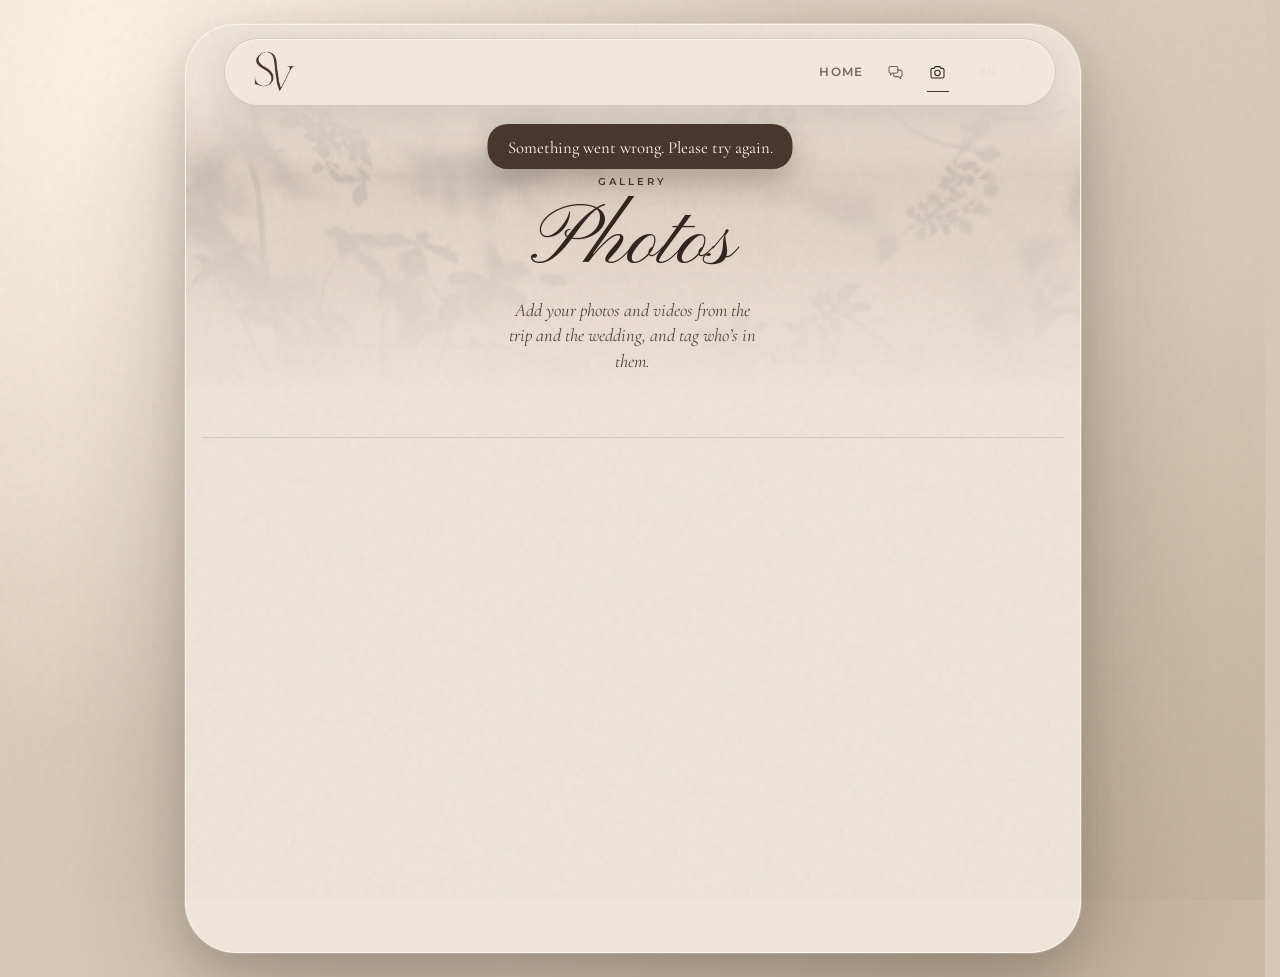
<file: gallery/index.html>
<!doctype html>
<html lang="en">
<head>
  <meta charset="utf-8">
  <meta name="viewport" content="width=device-width,initial-scale=1,viewport-fit=cover">
  <meta name="robots" content="noindex,nofollow,noarchive">
  <meta name="theme-color" content="#eee5da">
  <meta name="apple-mobile-web-app-capable" content="yes">
  <meta name="mobile-web-app-capable" content="yes">
  <meta name="apple-mobile-web-app-status-bar-style" content="default">
  <meta name="apple-mobile-web-app-title" content="Galería">
  <title>Sean and Valeria · Gallery</title>
  <link rel="icon" type="image/png" sizes="512x512" href="../assets/gpt/favicon-social-preview-rounded.png?v=20260830b">
  <link rel="apple-touch-icon" href="../assets/gpt/favicon-social-preview-rounded.png?v=20260830b">
  <!-- Same cosmetic gate as the site: no invitation password, no gallery. The API checks the
       password itself; this only keeps the page from showing to someone who hasn't entered it. -->
  <script>try{localStorage.setItem('wedding-access-v1','true')}catch(e){}</script>
  <link rel="preconnect" href="https://fonts.googleapis.com">
  <link rel="preconnect" href="https://fonts.gstatic.com" crossorigin>
  <link href="https://fonts.googleapis.com/css2?family=Cormorant+Garamond:ital,wght@0,300;0,400;0,500;1,300;1,400;1,500&amp;family=Montserrat:wght@300;400;500;600&amp;display=swap" rel="stylesheet">
  <link rel="stylesheet" href="../assets/gpt/site-header.css?v=20261020b">
  <link rel="stylesheet" href="../assets/gpt/stationery.css?v=20261028a">
  <link rel="stylesheet" href="gallery.css?v=20261110g">
  <link rel="stylesheet" href="../assets/gpt/subpage.css?v=20261028a">
</head>
<body data-page="photos">
<div class="sp-card">
<header class="top">
  <a class="back" href="../" data-t="back">← seanandvaleria.com</a>
  <button class="admin-pill" id="admin-pill" type="button" hidden>Admin</button>
  <div class="lockup">
    <img src="../assets/gpt/sv-logo-variants/solid/sv-logo-mocha-true-solid.png" alt="Sean &amp; Valeria" width="1536" height="1024">
    <div class="date">3<span class="sep">·</span>11<span class="sep">·</span>2026</div>
  </div>
  <p class="eyebrow" data-t="eyebrow">Gallery</p>
  <h1 class="title script" id="title">Photos</h1>
  <p class="lede" id="lede" data-t="lede">Add your photos and videos from the trip and the wedding, and tag who’s in them.</p>
  <div class="actions" id="actions">
    <button class="btn solid" id="upload-btn" type="button"><svg class="i" viewBox="0 0 24 24" aria-hidden="true"><path d="M12 16V4M7 9l5-5 5 5M5 15v3.2c0 1 .8 1.8 1.8 1.8h10.4c1 0 1.8-.8 1.8-1.8V15"/></svg><span data-t="add">Add photos</span></button>
    <button class="btn ghost" id="me-btn" type="button"></button>
  </div>
  <div class="card" id="closed-card" hidden>
    <img src="../assets/gpt/wax-seal-sv-exact-transparent-v3.webp" alt="" width="1271" height="1237">
    <p><span class="card-kicker" id="closed-kicker"></span><span id="closed-text"></span><small id="closed-sub"></small></p>
  </div>
  <input type="file" id="file" accept="image/*,video/*" multiple hidden>
</header>

<div class="bars" id="bars">
  <nav class="filters" id="filters" aria-label="Filters"></nav>
  <nav class="rail" id="rail" aria-label="Timeline"></nav>
</div>

<main class="grid-wrap" id="grid"></main>
<div class="empty" id="empty" hidden></div>
</div>
<button class="new-pill" id="new-pill" type="button" hidden></button>

<!-- one photo -->
<div class="lightbox" id="lightbox" role="dialog" aria-modal="true" aria-label="Photo viewer" tabindex="-1" hidden>
  <div class="lb-stage" id="lb-stage">
    <img id="lb-img" alt="">
    <video id="lb-video" controls playsinline preload="none" hidden></video>
    <span class="lb-count" id="lb-count"></span>
    <button class="lb-nav prev" id="lb-prev" type="button" aria-label="Previous">‹</button>
    <button class="lb-nav next" id="lb-next" type="button" aria-label="Next">›</button>
    <button class="lb-close" id="lb-close" type="button" aria-label="Close">×</button>
    <div class="lb-strip" id="lb-strip"></div>
  </div>
  <aside class="lb-info" id="lb-info"></aside>
</div>

<!-- pickers and prompts -->
<div class="sheet-wrap" id="sheet-wrap" hidden>
  <div class="sheet" id="sheet" role="dialog" aria-modal="true"></div>
</div>

<!-- drop photos onto the page (computers) -->
<div class="drop" id="drop" hidden><div><small data-t="add">Add photos</small><span data-t="dropHere">Drop your photos and videos here</span></div></div>

<!-- upload progress -->
<section class="tray" id="tray" hidden></section>
<div class="toast" id="toast" role="status" aria-live="polite"></div>

<script src="vendor/exifr-7.1.3-lite.umd.js"></script>
<script src="../assets/gpt/subpage.js?v=20261103a"></script>
<script src="../assets/gpt/speech-watch.js?v=20261103a"></script>
<script src="gallery.js?v=20261110g"></script>
</body>
</html>
</file>
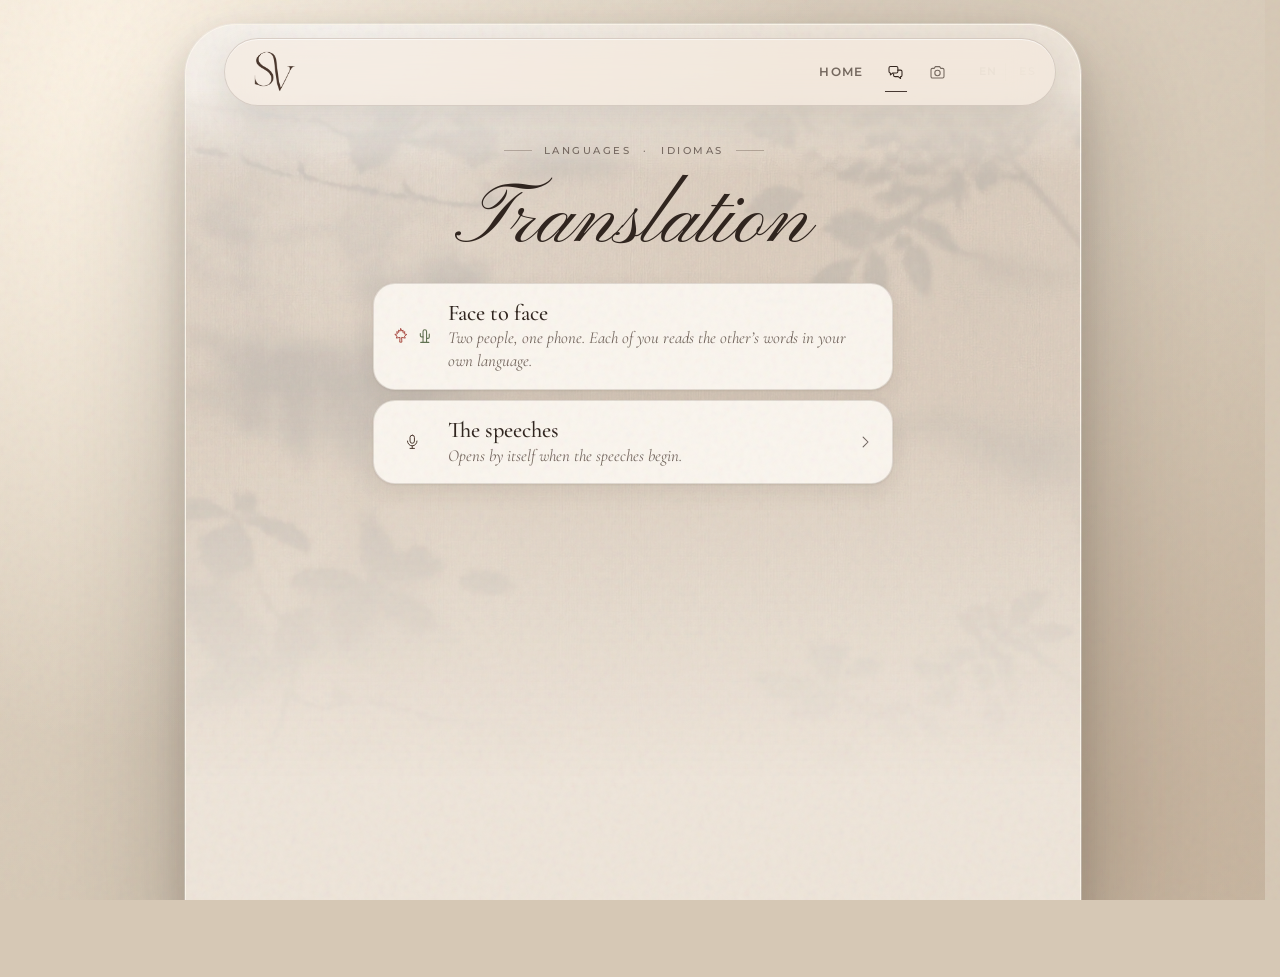
<file: translate/index.html>
<!doctype html>
<html lang="en">
<head>
  <meta charset="utf-8">
  <meta name="viewport" content="width=device-width,initial-scale=1,viewport-fit=cover">
  <meta name="robots" content="noindex,nofollow,noarchive">
  <meta name="theme-color" content="#eee5da">
  <meta name="apple-mobile-web-app-capable" content="yes">
  <meta name="mobile-web-app-capable" content="yes">
  <meta name="apple-mobile-web-app-status-bar-style" content="default">
  <meta name="apple-mobile-web-app-title" content="Traducir">
  <title>Sean and Valeria · Translate</title>
  <link rel="icon" type="image/png" sizes="512x512" href="../assets/gpt/favicon-social-preview-rounded.png?v=20260830b">
  <link rel="apple-touch-icon" href="../assets/gpt/favicon-social-preview-rounded.png?v=20260830b">
  <!-- Same cosmetic gate as the site: no invitation password, no translator.
       Until TRANSLATE_FOR_GUESTS is true, guests see a "coming soon" page and only admins can use it.
       SPEECHES_FOR_GUESTS lets guests open the speeches (read-only) before then. -->
  <script>window.TRANSLATE_FOR_GUESTS=false;window.SPEECHES_FOR_GUESTS=true;try{localStorage.setItem('wedding-access-v1','true')}catch(e){}</script>
  <link rel="preconnect" href="https://fonts.googleapis.com">
  <link rel="preconnect" href="https://fonts.gstatic.com" crossorigin>
  <link href="https://fonts.googleapis.com/css2?family=Cormorant+Garamond:ital,wght@0,300;0,400;0,500;1,300;1,400;1,500&amp;family=Montserrat:wght@300;400;500;600&amp;display=swap" rel="stylesheet">
  <link rel="stylesheet" href="../assets/gpt/site-header.css?v=20261020b">
  <link rel="stylesheet" href="translate.css?v=20261103a">
  <link rel="stylesheet" href="../assets/gpt/subpage.css?v=20261028a">
</head>
<body data-page="translate">
<div class="vignette" aria-hidden="true"></div>

<svg width="0" height="0" style="position:absolute" aria-hidden="true">
  <!-- The site's language marks: a maple leaf for English, a cactus for Spanish. -->
  <symbol id="i-leaf" viewBox="0 0 24 24"><path d="M12 2.35l1.28 3.02 1.87-1.08-.42 2.96 2.9-.78-1.08 2.82 3.62.88-3.12 2.3 1.03 2.66-4.98-.93.35 6.45h-2.9l.35-6.45-4.98.93 1.03-2.66-3.12-2.3 3.62-.88-1.08-2.82 2.9.78-.42-2.96 1.87 1.08z"/></symbol>
  <symbol id="i-cactus" viewBox="0 0 24 24"><path d="M9.6 21V6.2a2.4 2.4 0 0 1 4.8 0V21"/><path d="M9.6 13.5H7.9a2 2 0 0 1-2-2V8.8"/><path d="M14.4 15.5h1.7a2 2 0 0 0 2-2V9.6"/><path d="M6.5 21h11"/></symbol>
</svg>

<!-- Guests, until it opens: what it will do on the day -->
<section class="screen soon" id="soon" hidden>
  <a class="back" href="../" data-t="back">← seanandvaleria.com</a>
  <header class="lockup">
    <img data-logo src="../assets/gpt/sv-logo-variants/solid/sv-logo-mocha-true-solid.png" alt="Sean &amp; Valeria" width="1536" height="1024">
    <div class="date">Languages<span class="sep">·</span><span lang="es">Idiomas</span></div>
  </header>
  <div class="intro">
    <h1 class="soon-title" data-t="soonTitle">Translation</h1>
  </div>
  <ul class="soon-list">
    <li tabindex="0" aria-disabled="true">
      <span class="pair" aria-hidden="true"><svg class="mark leaf"><use href="#i-leaf"/></svg><svg class="mark cactus"><use href="#i-cactus"/></svg></span>
      <span><b data-t="facing">Face to face</b><small data-t="soonFacing"></small></span>
    </li>
    <li tabindex="0" aria-disabled="true" data-speeches>
      <svg class="mark mic-mark" viewBox="0 0 24 24" aria-hidden="true"><rect x="9" y="3" width="6" height="11" rx="3"/><path d="M5.5 11a6.5 6.5 0 0 0 13 0M12 17.5V21M9 21h6"/></svg>
      <span><b data-t="speeches">The speeches</b><small data-t="soonSpeeches"></small></span>
      <svg class="soon-go" viewBox="0 0 24 24" aria-hidden="true"><path d="M9.5 5.5 16 12l-6.5 6.5"/></svg>
    </li>
  </ul>
</section>

<!-- Options: how to use the translator right now -->
<section class="screen choose" id="choose" hidden>
  <a class="back" href="../" data-t="back">← seanandvaleria.com</a>
  <header class="lockup">
    <img data-logo src="../assets/gpt/sv-logo-variants/solid/sv-logo-mocha-true-solid.png" alt="Sean &amp; Valeria" width="1536" height="1024">
    <div class="date">3<span class="sep">·</span>11<span class="sep">·</span>2026</div>
  </header>

  <div class="broadcast-card admin-only" id="broadcast-card">
    <span class="broadcast-copy"><b data-t="broadcast">Broadcast</b><small id="broadcast-sub"></small></span>
    <button class="switch" role="switch" aria-checked="false" data-broadcast aria-label="Broadcast"></button>
  </div>

  <div class="intro">
    <p class="eyebrow" data-t="eyebrow">Live translation</p>
    <p class="ask" id="ask"></p>
    <!-- an admin's control card while the speeches are on: who is speaking, and to how many -->
    <p class="control-status admin-bc-only" id="control-status" role="status"></p>
  </div>
  <div class="choices">
    <button class="choice wide admin-bc-only" type="button" data-view="both">
      <span class="name" data-t="backToSubs">Back to the subtitles</span>
    </button>
    <button class="choice wide local-only" type="button" data-view="facing">
      <span class="pair" aria-hidden="true"><svg class="mark leaf"><use href="#i-leaf"/></svg><svg class="mark cactus"><use href="#i-cactus"/></svg></span>
      <span class="name" data-t="facing">Face to face</span><span class="sub" data-t="facingSub">Two people, one table</span>
    </button>
    <button class="choice" type="button" data-view="en" lang="en">
      <svg class="mark leaf" aria-hidden="true"><use href="#i-leaf"/></svg>
      <span class="name">English</span><span class="sub" data-t="enSub">Subtitles</span>
    </button>
    <button class="choice" type="button" data-view="es" lang="es">
      <svg class="mark cactus" aria-hidden="true"><use href="#i-cactus"/></svg>
      <span class="name">Español</span><span class="sub" data-t="esSub">Subtítulos</span>
    </button>
  </div>
  <div class="control admin-bc-only">
    <button class="btn" id="stop-speaking" type="button" data-t="stopSpeaking" hidden>Stop speaking</button>
    <button class="btn quiet" id="end-broadcast" type="button" data-t="endBroadcast">End broadcast</button>
  </div>
</section>

<!-- one-line notices, over any screen -->
<p class="toast" id="toast" role="status" aria-live="polite"></p>

<!-- The subtitles -->
<div class="screen app" id="app" hidden>
  <header class="bar">
    <button class="icon" id="to-options" type="button" aria-label="Options">
      <svg viewBox="0 0 24 24" fill="none" stroke="currentColor" stroke-width="1.4" stroke-linecap="round" stroke-linejoin="round"><path d="M14.5 5.5 8 12l6.5 6.5"/></svg>
    </button>
    <img class="bar-mark" data-logo src="../assets/gpt/sv-logo-variants/solid/sv-logo-mocha-true-solid.png" alt="Sean &amp; Valeria" width="1536" height="1024">
    <span class="bar-pill" id="bar-pill" hidden></span>
  </header>

  <main>
    <div class="v-wide">
      <div class="labels">
        <div class="label" data-lang="en"><svg class="mark leaf" aria-hidden="true"><use href="#i-leaf"/></svg><span class="name">English</span></div>
        <div class="label" data-lang="es" lang="es"><svg class="mark cactus" aria-hidden="true"><use href="#i-cactus"/></svg><span class="name">Español</span></div>
      </div>
      <div class="stream" id="wide" aria-live="polite"></div>
      <p class="empty" id="wide-empty"></p>
    </div>
    <div class="v-stack">
      <section class="pane" data-lang="en" aria-label="English">
        <div class="label"><svg class="mark leaf" aria-hidden="true"><use href="#i-leaf"/></svg><span class="name">English</span></div>
        <div class="stream" aria-live="polite"></div>
        <p class="empty"></p>
      </section>
      <section class="pane" data-lang="es" aria-label="Español" lang="es">
        <div class="label"><svg class="mark cactus" aria-hidden="true"><use href="#i-cactus"/></svg><span class="name">Español</span></div>
        <div class="stream" aria-live="polite"></div>
        <p class="empty"></p>
      </section>
    </div>
    <div class="v-single">
      <div class="label" id="single-label"><svg class="mark" aria-hidden="true"><use id="single-mark" href="#i-leaf"/></svg><span class="name" id="single-name"></span></div>
      <div class="stream" id="single" aria-live="polite"></div>
      <p class="empty" id="single-empty"></p>
    </div>
  </main>

  <footer>
    <div class="side">
      <button class="icon" id="size" type="button" aria-label="Text size"><span class="aa">Aa</span></button>
    </div>
    <div class="center">
      <button class="mic" id="mic" type="button" aria-label="Start listening">
        <svg viewBox="0 0 24 24" fill="none" stroke="currentColor" stroke-width="1.4" stroke-linecap="round"><rect x="9" y="3" width="6" height="11" rx="3"/><path d="M5.5 11a6.5 6.5 0 0 0 13 0M12 17.5V21M9 21h6"/></svg>
      </button>
      <div class="status" id="status"></div>
    </div>
    <div class="side right">
      <button class="icon" id="open-menu" type="button" aria-label="Menu">
        <svg viewBox="0 0 24 24" fill="currentColor"><circle cx="5" cy="12" r="1.6"/><circle cx="12" cy="12" r="1.6"/><circle cx="19" cy="12" r="1.6"/></svg>
      </button>
    </div>
  </footer>
</div>

<div class="scrim" id="scrim"></div>
<aside class="sheet" id="sheet" aria-label="Menu" aria-hidden="true" inert>
  <h2 class="views-title" data-t="view">View</h2>
  <div class="views" role="group" aria-label="View">
    <button class="view reader-only" type="button" data-view="auto" aria-pressed="false">
      <span class="pair" aria-hidden="true"><svg class="mark leaf"><use href="#i-leaf"/></svg><svg class="mark cactus"><use href="#i-cactus"/></svg></span>
      <span><b data-t="autoView">Translated</b><small data-t="autoSub">Each line in the other language</small></span>
    </button>
    <button class="view local-only" type="button" data-view="facing" aria-pressed="false">
      <span class="pair" aria-hidden="true"><svg class="mark leaf"><use href="#i-leaf"/></svg><svg class="mark cactus"><use href="#i-cactus"/></svg></span>
      <span><b data-t="facing">Face to face</b><small data-t="facingShort">Across a table</small></span>
    </button>
    <button class="view" type="button" data-view="both" aria-pressed="false">
      <span class="pair" aria-hidden="true"><svg class="mark leaf"><use href="#i-leaf"/></svg><svg class="mark cactus"><use href="#i-cactus"/></svg></span>
      <span><b data-t="both">Both</b><small data-t="bothSub">Side by side</small></span>
    </button>
    <button class="view" type="button" data-view="en" aria-pressed="false">
      <svg class="mark leaf" aria-hidden="true"><use href="#i-leaf"/></svg>
      <span><b>English</b><small data-t="onlyEn">Only English</small></span>
    </button>
    <button class="view" type="button" data-view="es" aria-pressed="false">
      <svg class="mark cactus" aria-hidden="true"><use href="#i-cactus"/></svg>
      <span><b>Español</b><small data-t="onlyEs">Solo español</small></span>
    </button>
  </div>
  <div class="opt two-only"><span><span data-t="swap">Swap sides</span><small data-t="swapSub">Change which language is on top</small></span><button class="switch" role="switch" aria-checked="false" data-opt="swapped" aria-label="Swap sides"></button></div>
  <div class="opt mic-only"><span><span data-t="tidy">Tidy speech</span><small data-t="tidySub">Leave out um, uh, eh and words said twice</small></span><button class="switch" role="switch" aria-checked="true" data-opt="tidy" aria-label="Tidy speech"></button></div>

  <div class="admin-only">
    <h3>Admin</h3>
    <div class="opt"><span><span data-t="broadcast">Broadcast</span><small id="sheet-broadcast-sub"></small></span><button class="switch" role="switch" aria-checked="false" data-broadcast aria-label="Broadcast"></button></div>
    <div class="actions pair-row">
      <button class="btn" id="clear" type="button" data-t="clear">Clear text</button>
      <button class="btn" id="demo" type="button" data-t="demo">Play demo</button>
    </div>
    <button class="text-link" id="sign-out" type="button" data-t="signOut">Sign out of admin</button>
  </div>

  <div class="actions pair-row done-row">
    <button class="btn" id="fullscreen" type="button" data-t="fullscreen" hidden>Full screen</button>
    <button class="btn solid" id="close-menu" type="button" data-t="done">Done</button>
  </div>
  <p class="key-legend" data-t="legend"><b>Upright</b> lines are what was said; <i>italic</i> lines are the translation.</p>
</aside>

<!-- yes or no, before anything that reaches every phone -->
<dialog class="confirm" id="confirm" aria-labelledby="confirm-text">
  <div class="confirm-box">
    <p id="confirm-text"></p>
    <div class="confirm-actions">
      <button class="btn" id="confirm-no" type="button" data-t="cancel">Cancel</button>
      <button class="btn solid" id="confirm-yes" type="button"></button>
    </div>
  </div>
</dialog>

<script src="../assets/gpt/subpage.js?v=20261103a"></script>
<script src="translate.js?v=20261103a"></script>
</body>
</html>
</file>
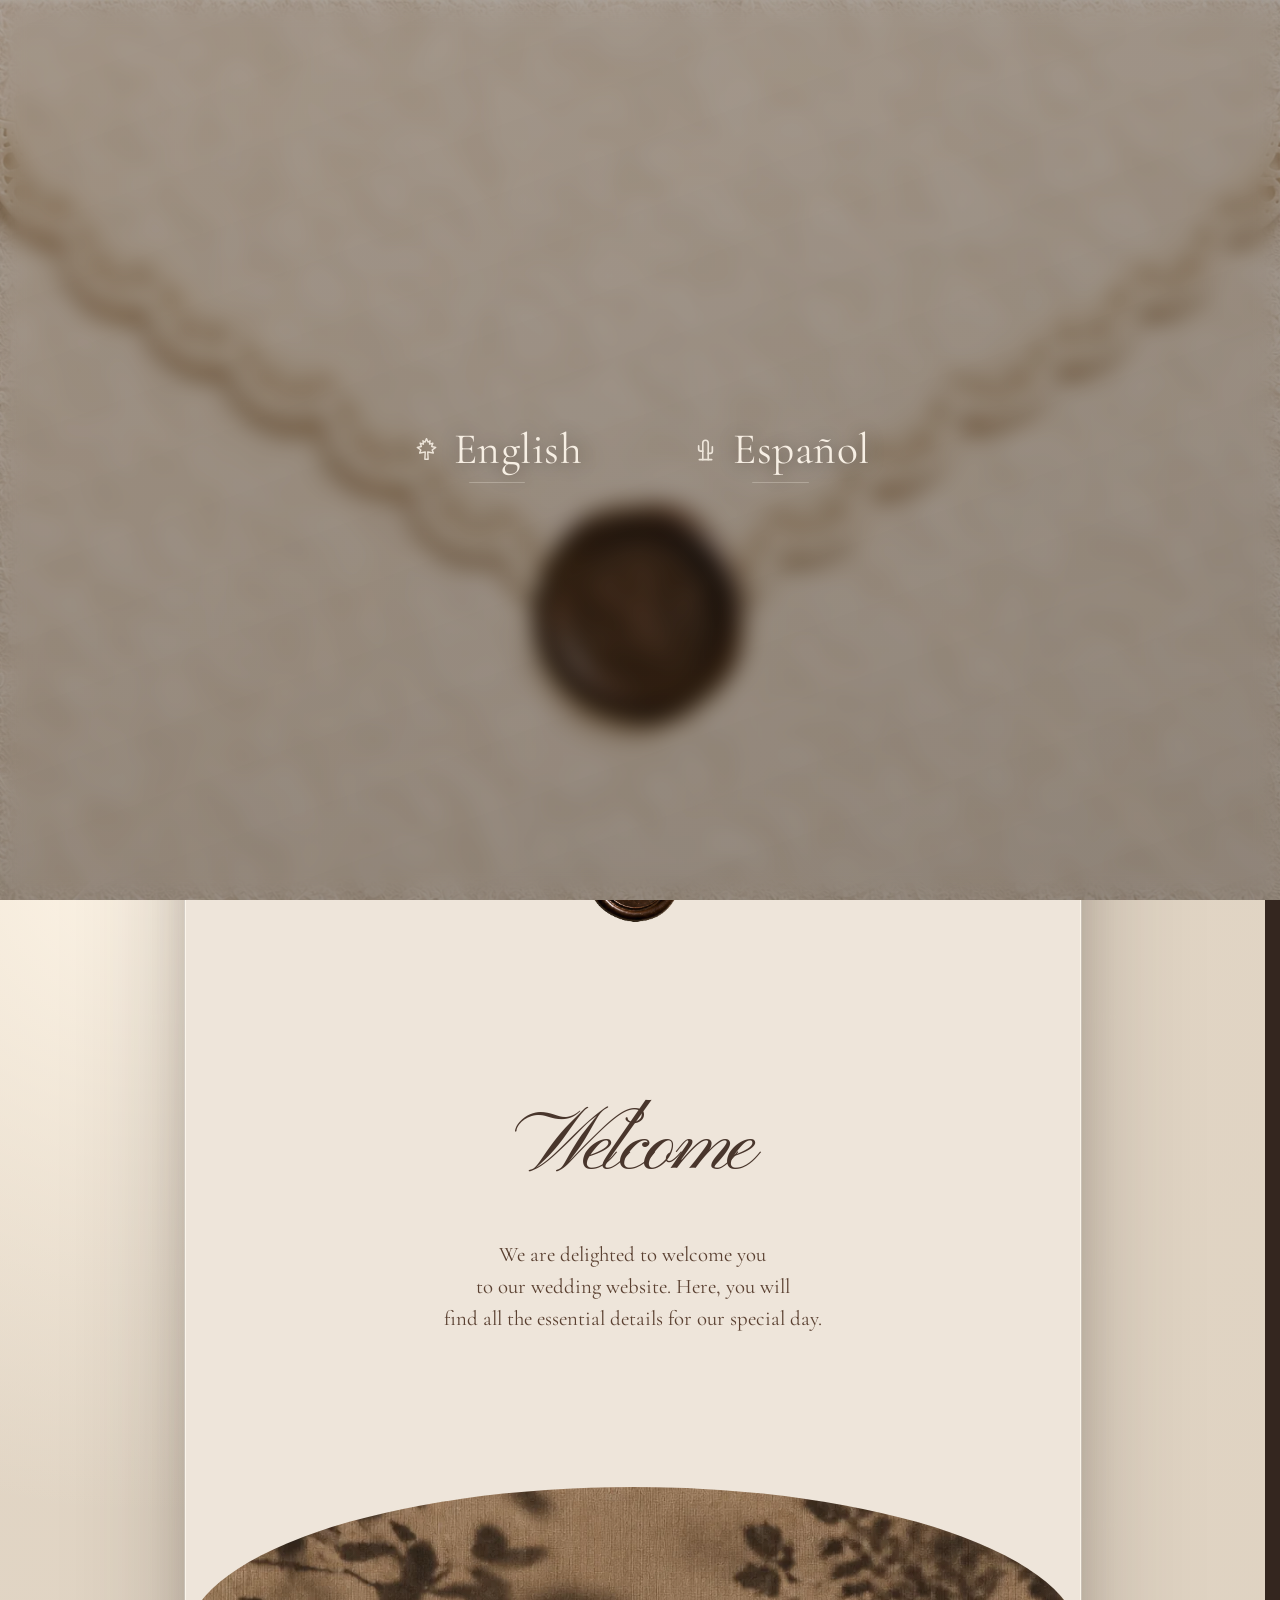
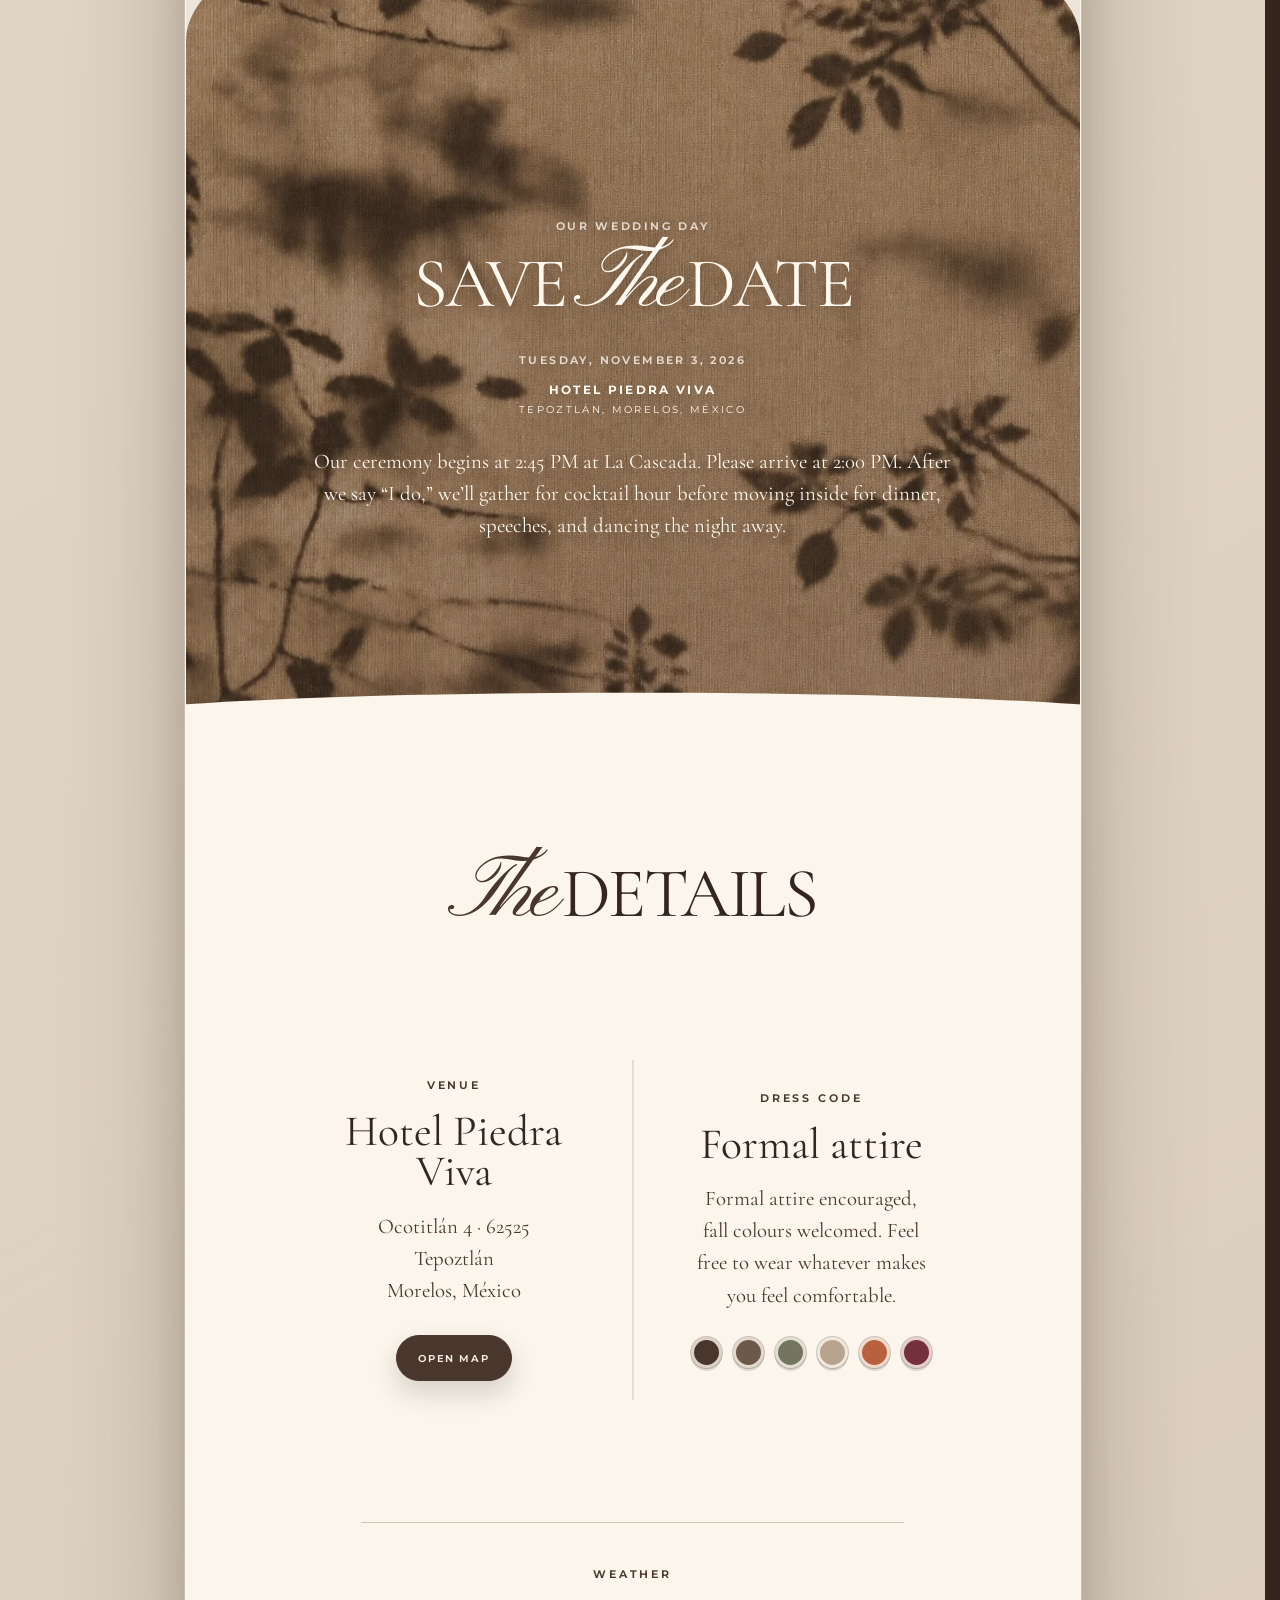
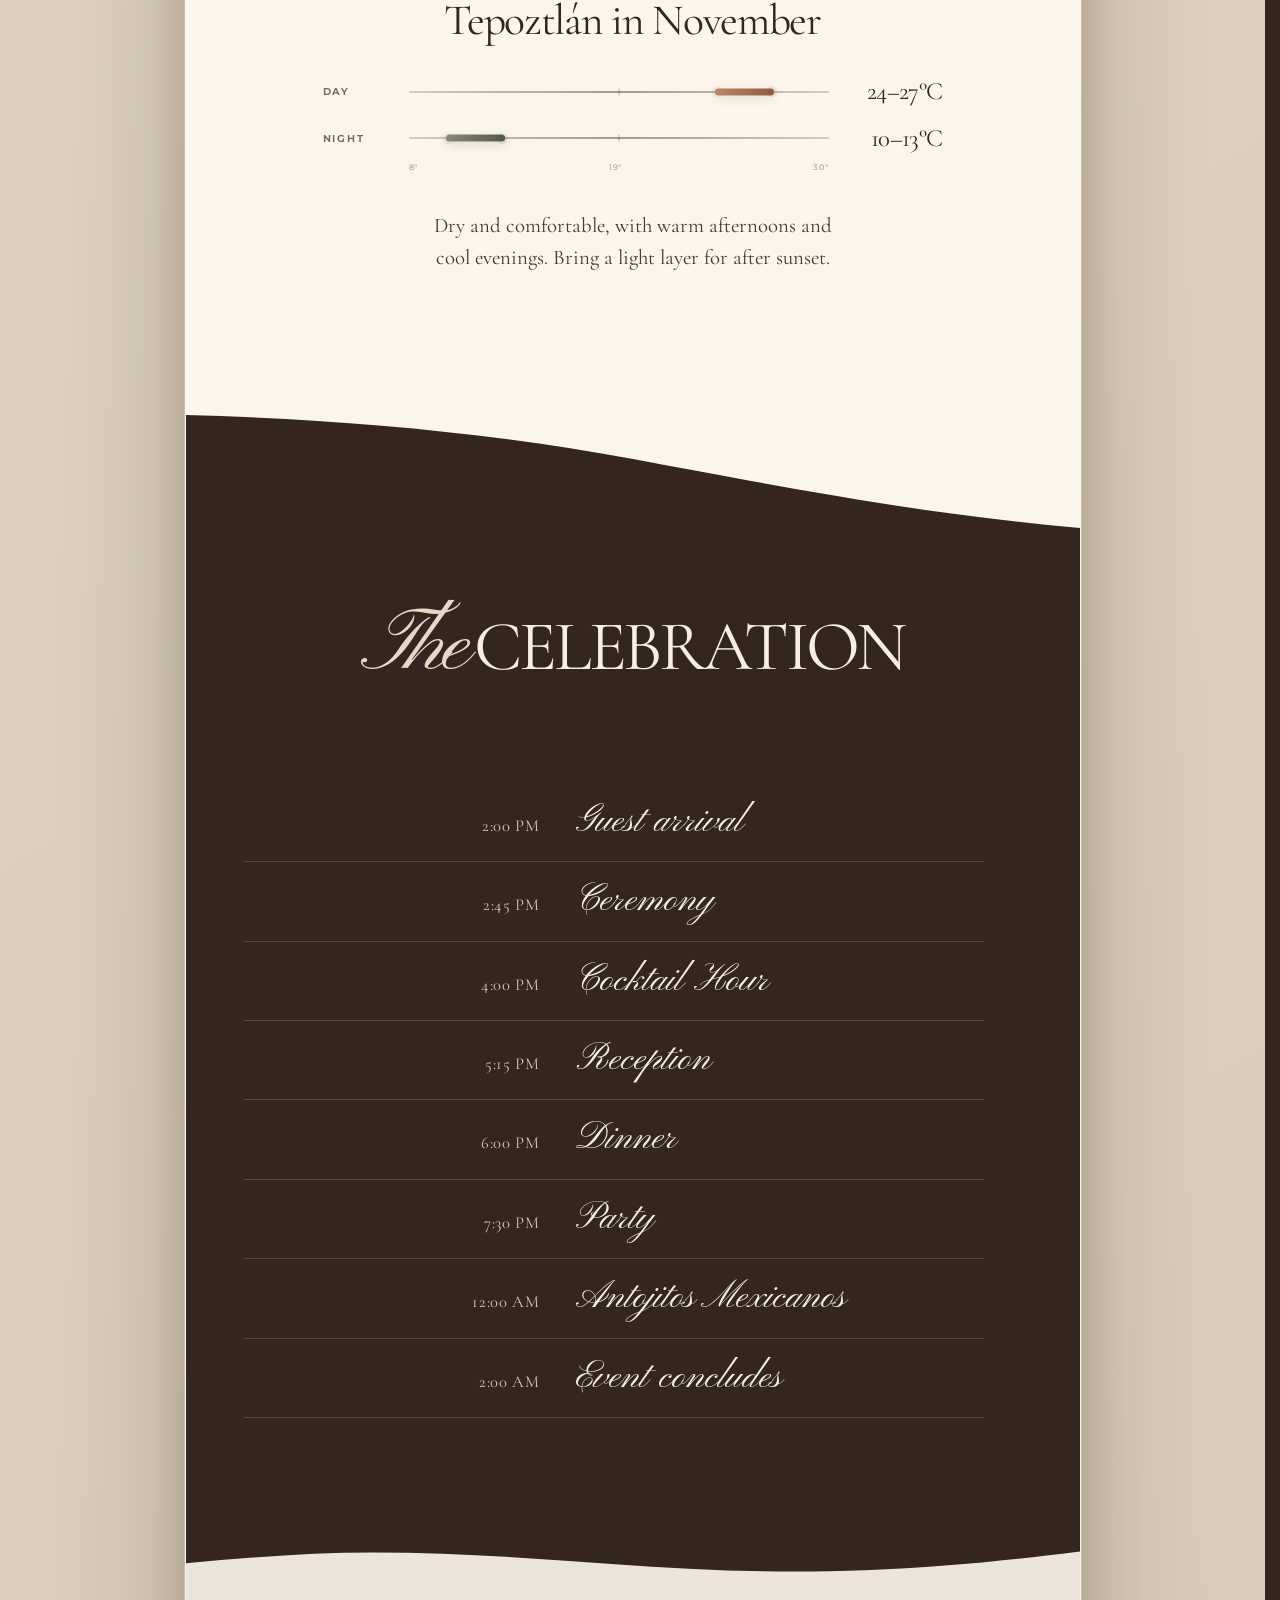
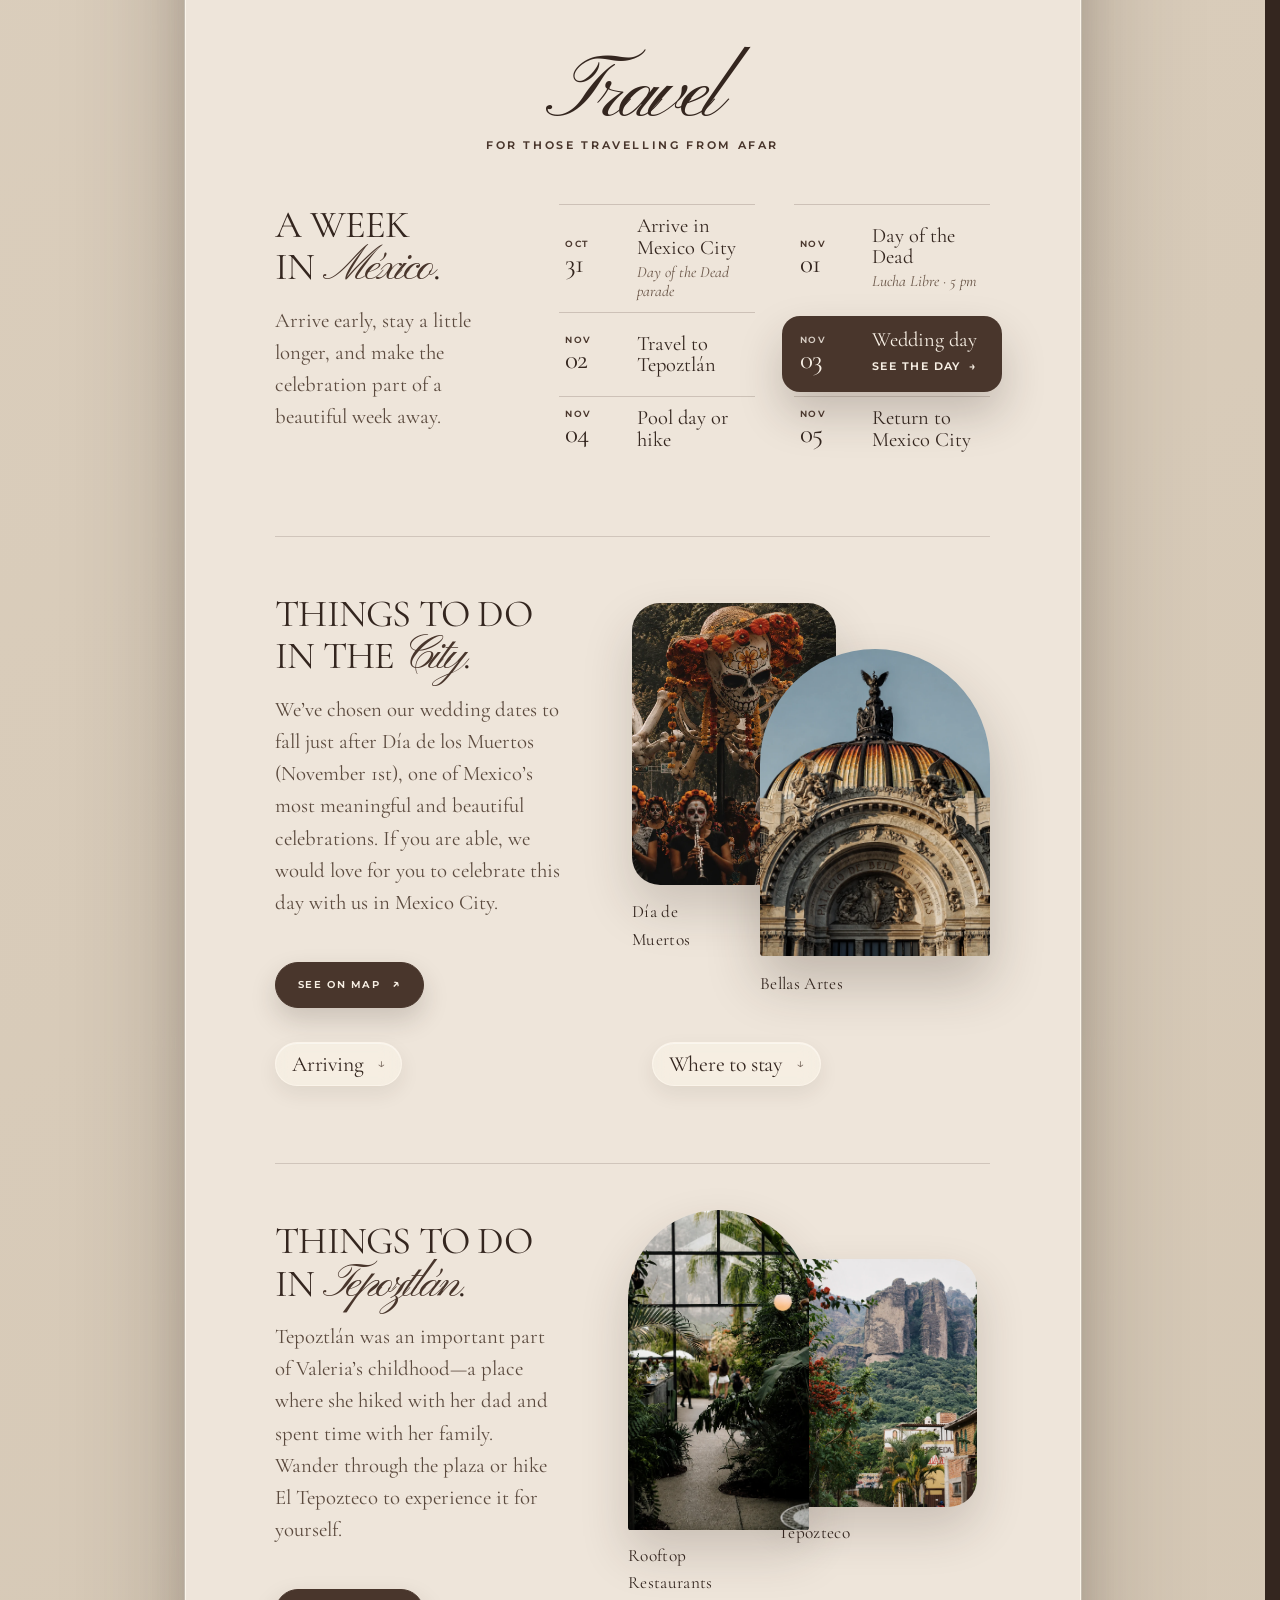
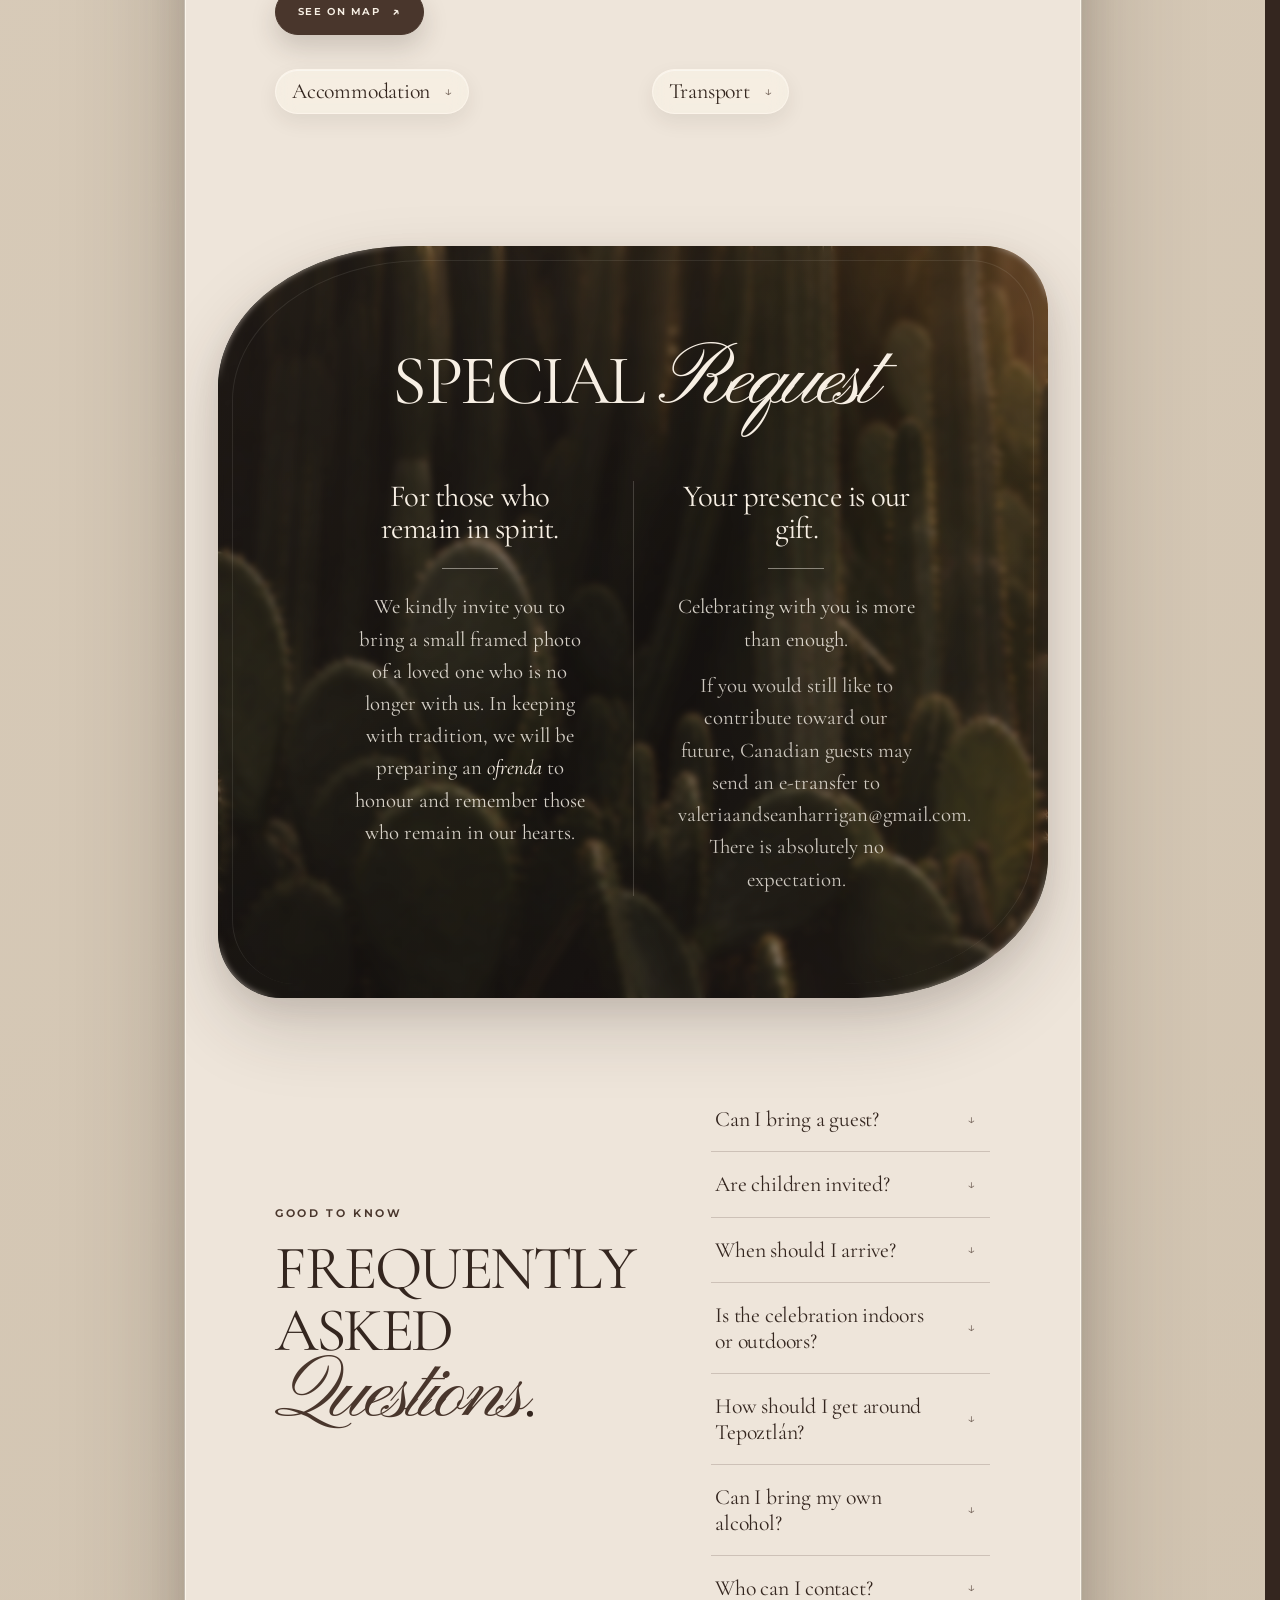
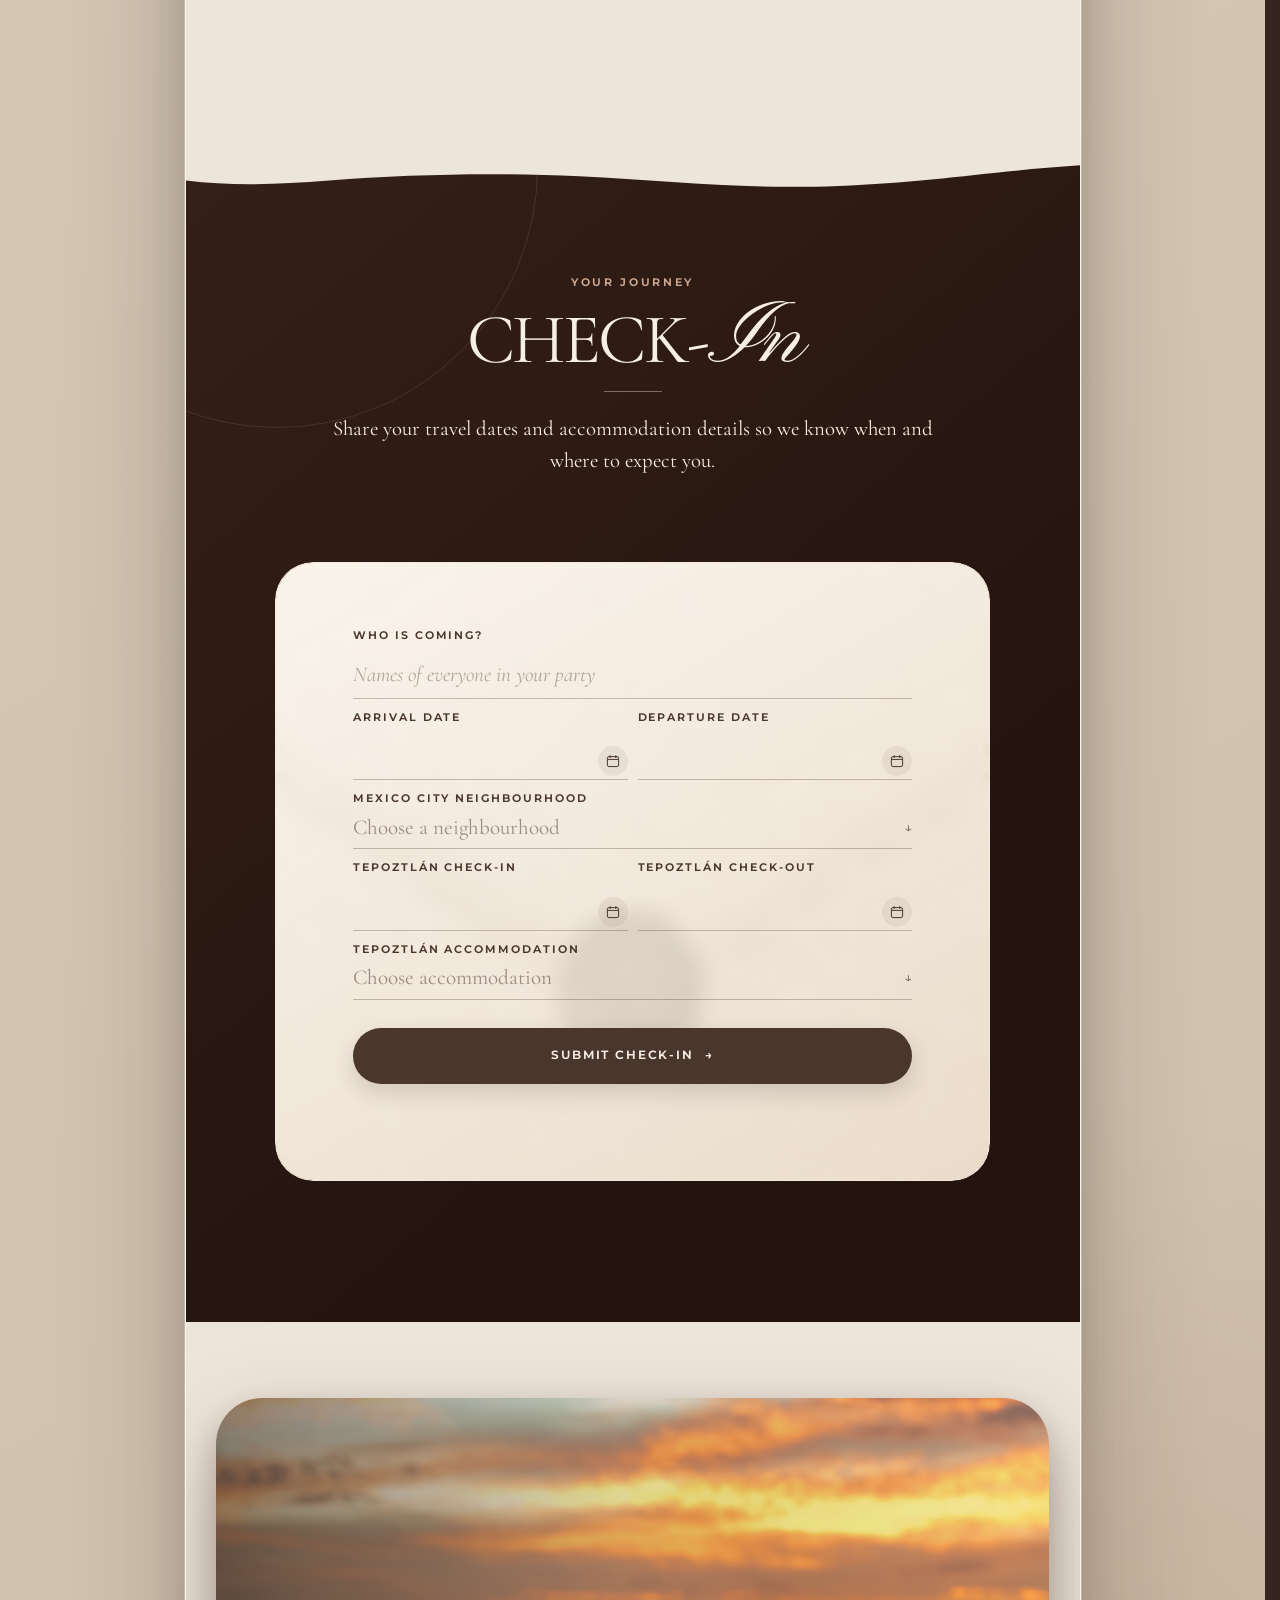
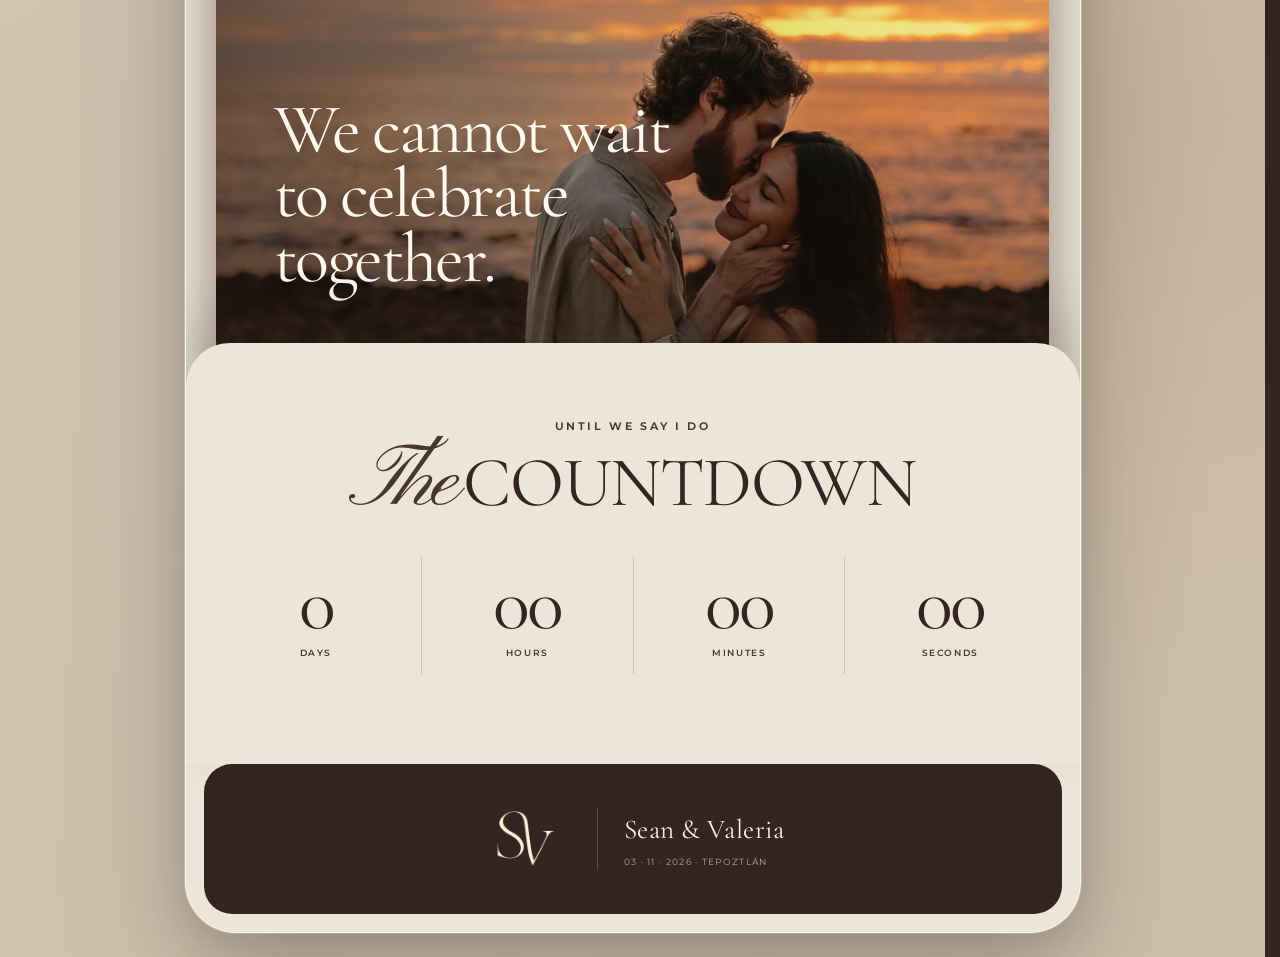
<file: index-gpt.html>
<!doctype html>
<html lang="en">
<head>
  <meta charset="utf-8">
  <meta name="viewport" content="width=device-width,initial-scale=1">
  <meta name="robots" content="noindex">
  <link rel="canonical" href="https://seanandvaleria.com/">
  <meta http-equiv="refresh" content="0;url=./">
  <title>Sean &amp; Valeria</title>
</head>
<body>
  <p><a href="./">Continue to Sean and Valeria’s wedding website</a></p>
  <script>location.replace(`./${location.hash}`)</script>
</body>
</html>
</file>
<file: assets/gpt/site.css>
@font-face{font-family:"Pinyon Script";src:url("PinyonScript-Regular.woff2") format("woff2"),url("PinyonScript-Regular.ttf") format("truetype");font-style:normal;font-weight:400;font-display:swap}

:root {
  --paper:#eee4d6;--paper-light:#f7f0e7;--ink:#2f261f;--muted:#75665a;
  --clay:#67351f;--clay-dark:#4b2719;--olive:#353622;--cream:#fff8ee;
  --line:rgba(62,43,29,.18);--serif:"Cormorant Garamond","Iowan Old Style",Georgia,serif;
  --body:"Cormorant Garamond","Iowan Old Style",Georgia,serif;
  --sans:"Montserrat",ui-sans-serif,-apple-system,BlinkMacSystemFont,"Segoe UI",sans-serif;
  --script:"Pinyon Script","Snell Roundhand",cursive;
  --radius-xl:clamp(30px,4vw,54px);--radius-lg:32px;--shadow:0 50px 130px rgba(7,6,4,.58),0 14px 38px rgba(7,6,4,.36),0 0 0 1px rgba(255,255,255,.1)
}
*{box-sizing:border-box}html{scroll-behavior:smooth;scroll-padding-top:105px}
body{margin:0;color:var(--ink);background:radial-gradient(circle at 10% 10%,rgba(164,95,53,.2),transparent 28rem),radial-gradient(circle at 90% 85%,rgba(88,91,57,.2),transparent 32rem),linear-gradient(145deg,#17160f,#0d0d09);font-family:var(--body);font-size:18px;line-height:1.6;-webkit-font-smoothing:antialiased}
body::before{content:"";position:fixed;inset:0;z-index:100;pointer-events:none;opacity:.05;background-image:url("data:image/svg+xml,%3Csvg viewBox='0 0 180 180' xmlns='http://www.w3.org/2000/svg'%3E%3Cfilter id='n'%3E%3CfeTurbulence type='fractalNoise' baseFrequency='.75' numOctaves='4' stitchTiles='stitch'/%3E%3C/filter%3E%3Crect width='100%25' height='100%25' filter='url(%23n)'/%3E%3C/svg%3E");mix-blend-mode:soft-light}
body.menu-open{overflow:hidden}img{display:block;max-width:100%}button,input,textarea{font:inherit}button,a{-webkit-tap-highlight-color:transparent}a{color:inherit}:focus-visible{outline:2px solid #d38a5e;outline-offset:4px}
.site{width:min(calc(100% - 48px),1280px);margin:28px auto;overflow:clip;background:var(--paper);border:1px solid rgba(255,247,235,.46);border-radius:var(--radius-xl);box-shadow:var(--shadow)}
.skip-link{position:fixed;top:8px;left:8px;z-index:200;padding:.8rem 1rem;border-radius:999px;background:var(--cream);transform:translateY(-150%)}.skip-link:focus{transform:none}
.progress{position:fixed;inset:0 auto auto 0;z-index:150;width:var(--scroll-progress,0%);height:3px;background:linear-gradient(90deg,#c87548,#f1cf9d);box-shadow:0 0 16px rgba(241,207,157,.55)}
.site-header{position:fixed;top:38px;left:50%;z-index:90;display:flex;width:min(calc(100% - 104px),1216px);min-height:64px;align-items:center;justify-content:space-between;padding:8px 11px 8px 18px;border:1px solid rgba(255,255,255,.16);border-radius:calc(var(--radius-xl) - 14px);color:var(--cream);background:rgba(24,23,15,.16);box-shadow:0 12px 38px rgba(0,0,0,.12),inset 0 1px rgba(255,255,255,.08);backdrop-filter:blur(16px) saturate(115%);transform:translateX(-50%);transition:top .35s ease,background .35s ease,border-color .35s ease,box-shadow .35s ease}
.site-header:hover,.site-header:focus-within{background:rgba(24,23,15,.62);border-color:rgba(255,255,255,.28);box-shadow:0 18px 48px rgba(0,0,0,.28),inset 0 1px rgba(255,255,255,.12)}
.site-header.scrolled{top:16px;background:rgba(24,23,15,.24);box-shadow:0 16px 42px rgba(0,0,0,.2)}.site-header.scrolled:hover,.site-header.scrolled:focus-within{background:rgba(24,23,15,.72)}
.brand{display:grid;width:70px;height:46px;flex:0 0 auto;place-items:center;text-decoration:none;transition:.35s cubic-bezier(.2,.8,.2,1)}.brand:hover{transform:translateY(-2px) scale(1.05)}.brand img{width:68px;height:44px;object-fit:contain;mix-blend-mode:screen;filter:drop-shadow(0 0 10px rgba(255,235,208,.42))}
.nav-links{display:flex;align-items:center;gap:4px}.nav-link{padding:.72rem .92rem;border-radius:999px;color:rgba(255,248,238,.72);font-family:var(--sans);font-size:.64rem;font-weight:600;letter-spacing:.12em;text-decoration:none;text-transform:uppercase;transition:.25s ease}.nav-link:hover{color:var(--cream);background:rgba(255,255,255,.09);transform:translateY(-1px)}.nav-link.active{color:var(--cream);background:rgba(255,255,255,.13)}.nav-cta{color:var(--cream);background:var(--clay)}.nav-cta:hover,.nav-cta.active{background:#b96139}
.menu-toggle{display:none;width:46px;height:46px;place-items:center;border:0;border-radius:50%;color:var(--cream);background:rgba(255,255,255,.09);cursor:pointer}.menu-toggle span,.menu-toggle::before,.menu-toggle::after{content:"";display:block;width:18px;height:1px;background:currentColor;transition:.3s ease}.menu-toggle span{margin:4px 0}.menu-open .menu-toggle::before{transform:translateY(5px) rotate(45deg)}.menu-open .menu-toggle span{opacity:0}.menu-open .menu-toggle::after{transform:translateY(-5px) rotate(-45deg)}
.section{position:relative;scroll-margin-top:94px}.eyebrow{margin:0 0 1rem;color:var(--clay);font-family:var(--sans);font-size:.66rem;font-weight:650;letter-spacing:.27em;text-transform:uppercase}.display,.section-title{margin:0;font-family:var(--serif);font-weight:400;letter-spacing:-.035em}.section-title{font-size:clamp(2.55rem,5.6vw,5.8rem);line-height:.95}.section-copy{max-width:600px;color:#52443a;font-size:clamp(1rem,1.5vw,1.18rem)}.section-copy p{margin:0 0 1rem}.rule{width:58px;height:1px;margin:1.5rem 0;border:0;background:currentColor;opacity:.38}.rule.center{margin-inline:auto}
.button{position:relative;display:inline-flex;min-height:52px;align-items:center;justify-content:center;gap:.7rem;overflow:hidden;padding:.95rem 1.45rem;border:1px solid currentColor;border-radius:999px;color:inherit;background:transparent;font-family:var(--sans);font-size:.66rem;font-weight:650;letter-spacing:.15em;line-height:1.2;text-align:center;text-decoration:none;text-transform:uppercase;cursor:pointer;transition:.3s cubic-bezier(.2,.8,.2,1)}.button::after{content:"";position:absolute;inset:0;background:linear-gradient(110deg,transparent 20%,rgba(255,255,255,.22),transparent 70%);transform:translateX(-130%);transition:transform .65s ease}.button:hover{transform:translateY(-3px);box-shadow:0 12px 25px rgba(42,28,19,.16)}.button:hover::after{transform:translateX(130%)}.button--clay{border-color:var(--clay);color:var(--cream);background:var(--clay)}.button--clay:hover{border-color:var(--clay-dark);background:var(--clay-dark)}
.text-link{display:inline-flex;align-items:center;gap:.5rem;color:var(--clay-dark);font-family:var(--sans);font-size:.68rem;font-weight:650;letter-spacing:.13em;text-decoration-color:rgba(113,52,31,.35);text-underline-offset:5px;text-transform:uppercase}.text-link::after{content:"→";transition:transform .25s ease}.text-link:hover::after{transform:translateX(5px)}
.hero{min-height:min(900px,calc(100svh - 56px));display:grid;place-items:center;overflow:hidden;border-radius:calc(var(--radius-xl) - 1px) calc(var(--radius-xl) - 1px) var(--radius-lg) var(--radius-lg);color:var(--cream);isolation:isolate}.hero::before,.hero::after{content:"";position:absolute;inset:0;z-index:-1}.hero::before{background:url("hero-drapery-hq.webp") center 55%/cover no-repeat;transform:scale(calc(1.025 + var(--hero-shift,0)*.00004))}.hero::after{background:linear-gradient(180deg,rgba(21,16,10,.54),rgba(42,29,18,.1) 42%,rgba(29,20,12,.67)),radial-gradient(circle at center,transparent 20%,rgba(22,16,10,.25))}.hero-content{width:min(90%,850px);padding:9rem 1rem 5rem;text-align:center}.hero-logo-wrap{display:grid;width:clamp(180px,22vw,290px);height:clamp(120px,15vw,190px);margin:0 auto .7rem;place-items:center}.hero-logo{width:100%;height:100%;object-fit:contain;mix-blend-mode:screen;filter:drop-shadow(0 0 13px rgba(255,236,212,.54)) drop-shadow(0 12px 26px rgba(0,0,0,.2))}.hero h1{font-size:clamp(3.6rem,9.2vw,8.9rem);line-height:.78;text-shadow:0 7px 34px rgba(0,0,0,.22)}.hero-meta{margin:1.8rem 0 .35rem;font-family:var(--sans);font-size:.73rem;font-weight:500;letter-spacing:.3em;text-transform:uppercase}.hero-place{margin:0 0 2rem;font-size:.95rem;letter-spacing:.12em;text-transform:uppercase}.hero-quote{margin:1.5rem auto 2rem;max-width:430px;font-size:1.15rem;font-style:italic}.hero-actions{display:flex;flex-wrap:wrap;justify-content:center;gap:.75rem}.scroll-cue{position:absolute;bottom:22px;left:50%;display:grid;width:44px;height:44px;place-items:center;border:1px solid rgba(255,255,255,.38);border-radius:50%;text-decoration:none;transform:translateX(-50%);animation:float 2.4s ease-in-out infinite;transition:background .25s ease,border-color .25s ease}.scroll-cue:hover{border-color:rgba(255,255,255,.75);background:rgba(255,255,255,.1)}@keyframes float{50%{transform:translate(-50%,7px)}}
.intro{display:grid;grid-template-columns:.9fr 1.1fr;gap:clamp(24px,5vw,70px);padding:clamp(72px,10vw,140px) clamp(24px,7vw,96px)}.intro-copy{align-self:center}.portrait-card{position:relative;min-height:620px;overflow:hidden;border-radius:var(--radius-xl);box-shadow:0 26px 60px rgba(74,49,31,.18)}.portrait-card img{width:100%;height:100%;object-fit:cover;object-position:50% 45%;transition:transform 1s cubic-bezier(.2,.8,.2,1)}.portrait-card:hover img{transform:scale(1.035)}.portrait-card::after{content:"";position:absolute;inset:auto 0 0;height:35%;background:linear-gradient(transparent,rgba(23,17,11,.4))}.portrait-note{position:absolute;right:24px;bottom:22px;z-index:1;color:var(--cream);font-family:var(--sans);font-size:.62rem;letter-spacing:.18em;text-transform:uppercase}
.celebration{margin:0 18px;padding:clamp(70px,9vw,120px) clamp(22px,6vw,82px);border-radius:var(--radius-xl);color:var(--cream);background:linear-gradient(135deg,rgba(48,45,27,.96),rgba(25,22,13,.98))}.celebration-head{max-width:680px;margin:0 auto clamp(38px,6vw,70px);text-align:center}.celebration .eyebrow{color:#d99b70}.schedule{display:grid;grid-template-columns:repeat(4,minmax(0,1fr));gap:14px}.schedule-card{min-height:205px;padding:26px 22px;border:1px solid rgba(255,255,255,.13);border-radius:24px;background:rgba(255,255,255,.045);transition:.3s ease}.schedule-card:hover{transform:translateY(-5px);border-color:rgba(255,255,255,.27);background:rgba(255,255,255,.075)}.schedule-number{display:block;margin-bottom:2.1rem;color:#d99b70;font-family:var(--sans);font-size:.63rem;letter-spacing:.2em}.schedule-card time{display:block;margin-bottom:.45rem;color:#d8c7ae;font-family:var(--sans);font-size:.66rem;letter-spacing:.16em;text-transform:uppercase}.schedule-card h3{margin:0;font-family:var(--serif);font-size:clamp(1.55rem,2.2vw,2.05rem);font-weight:400;line-height:1}
.destination{padding:clamp(90px,11vw,150px) clamp(24px,5vw,66px)}.destination-head{display:grid;grid-template-columns:1fr 1fr;align-items:end;gap:50px;margin:0 auto 48px}.destination-head .section-copy{margin-left:auto}.destination-grid{display:grid;grid-template-columns:1.2fr .8fr;grid-template-rows:330px 330px;gap:16px}.destination-photo{position:relative;overflow:hidden;border-radius:var(--radius-lg)}.destination-photo:first-child{grid-row:1/3}.destination-photo img{width:100%;height:100%;object-fit:cover;transition:transform .8s cubic-bezier(.2,.8,.2,1)}.destination-photo:hover img{transform:scale(1.035)}.destination-photo::after{content:"";position:absolute;inset:auto 0 0;height:44%;background:linear-gradient(transparent,rgba(22,17,11,.56))}.destination-caption{position:absolute;right:22px;bottom:18px;left:22px;z-index:1;display:flex;justify-content:space-between;color:var(--cream);font-family:var(--sans);font-size:.63rem;letter-spacing:.14em;text-transform:uppercase}
.details{display:grid;grid-template-columns:.82fr 1.18fr;gap:18px;margin:0 18px;padding:18px;border-radius:var(--radius-xl);background:rgba(255,255,255,.34)}.details-aside{position:relative;min-height:650px;overflow:hidden;border-radius:34px;color:var(--cream)}.details-aside img{width:100%;height:100%;object-fit:cover}.details-aside::after{content:"";position:absolute;inset:0;background:linear-gradient(180deg,rgba(20,15,9,.1),rgba(23,17,10,.76))}.details-aside-copy{position:absolute;right:32px;bottom:34px;left:32px;z-index:1}.details-aside-copy .eyebrow{color:#e0a579}.details-aside-copy h2{font-size:clamp(2.5rem,4vw,4.7rem)}.details-panel{padding:clamp(24px,5vw,66px)}
.accordion{border-top:1px solid var(--line)}.accordion-item{border-bottom:1px solid var(--line)}.accordion-trigger{display:grid;width:100%;grid-template-columns:36px 1fr 34px;align-items:center;gap:12px;padding:22px 2px;border:0;color:var(--ink);background:transparent;text-align:left;cursor:pointer}.accordion-trigger:hover .accordion-label{color:var(--clay);transform:translateX(4px)}.accordion-icon{color:var(--clay);font-size:1.15rem;text-align:center}.accordion-label{font-family:var(--sans);font-size:.68rem;font-weight:650;letter-spacing:.12em;text-transform:uppercase;transition:.25s ease}.accordion-plus{display:grid;width:30px;height:30px;place-items:center;border:1px solid var(--line);border-radius:50%;transition:.35s ease}.accordion-item.open .accordion-plus{color:var(--cream);background:var(--clay);transform:rotate(45deg)}.accordion-panel{display:grid;grid-template-rows:0fr;transition:grid-template-rows .4s ease}.accordion-panel>div{overflow:hidden}.accordion-panel p{margin:0;padding:0 48px 24px;color:var(--muted)}.accordion-item.open .accordion-panel{grid-template-rows:1fr}
.itinerary{padding:clamp(90px,11vw,150px) clamp(24px,7vw,96px)}.itinerary-layout{display:grid;grid-template-columns:.72fr 1.28fr;gap:clamp(35px,7vw,100px)}.itinerary-copy{align-self:start;position:sticky;top:115px}.timeline{display:grid;gap:10px}.timeline-row{display:grid;grid-template-columns:92px 1fr;align-items:center;gap:20px;min-height:82px;padding:12px 20px;border:1px solid var(--line);border-radius:22px;background:rgba(255,255,255,.28);transition:.3s ease}.timeline-row:hover{transform:translateX(6px);background:rgba(255,255,255,.58)}.timeline-row.highlight{color:var(--cream);background:var(--clay)}.timeline-date{font-family:var(--sans);font-size:.64rem;font-weight:700;letter-spacing:.15em;text-transform:uppercase}.timeline-event{font-family:var(--serif);font-size:1.4rem;line-height:1.1}
.dress{margin:0 18px;padding:clamp(70px,9vw,115px) clamp(24px,6vw,80px);border-radius:var(--radius-xl);background:var(--paper-light);text-align:center}.dress-copy{max-width:590px;margin:0 auto 45px}.dress-gallery{display:grid;grid-template-columns:repeat(4,1fr);gap:12px}.dress-gallery figure{position:relative;margin:0;overflow:hidden;border-radius:22px;background:var(--olive);box-shadow:0 12px 26px rgba(45,31,22,.11);transition:.45s cubic-bezier(.2,.8,.2,1)}.dress-gallery figure:hover{z-index:1;transform:translateY(-8px);box-shadow:0 25px 50px rgba(45,31,22,.25)}.dress-gallery img{width:100%;aspect-ratio:.78;object-fit:cover;transition:transform .7s cubic-bezier(.2,.8,.2,1),filter .45s ease}.dress-gallery figure:hover img{transform:scale(1.045);filter:saturate(1.06)}.dress-gallery figcaption{position:absolute;right:0;bottom:0;left:0;padding:34px 14px 14px;color:var(--cream);background:linear-gradient(transparent,rgba(20,17,10,.7));font-family:var(--sans);font-size:.58rem;font-weight:500;letter-spacing:.16em;text-transform:uppercase}.swatches{display:flex;justify-content:center;gap:10px;margin-top:28px}.swatches span{width:34px;height:34px;border:4px solid var(--paper-light);border-radius:50%;box-shadow:0 0 0 1px rgba(0,0,0,.1);transition:.25s ease}.swatches span:hover{transform:translateY(-4px) scale(1.08)}
.special{display:grid;grid-template-columns:1fr 1fr;gap:18px;padding:18px}.special-card{min-height:500px;padding:clamp(36px,6vw,75px);border-radius:var(--radius-xl);background:#ded0bd;box-shadow:0 10px 34px rgba(56,38,24,.08);transition:transform .4s cubic-bezier(.2,.8,.2,1),box-shadow .4s ease}.special-card:hover{transform:translateY(-5px);box-shadow:0 24px 54px rgba(56,38,24,.16)}.special-card.dark{color:var(--cream);background:var(--olive)}.special-card.dark .eyebrow{color:#dba27b}.special-card .section-title{font-size:clamp(2.5rem,4.7vw,5rem)}.special-card p{max-width:520px}
.faq{display:grid;grid-template-columns:.8fr 1.2fr;gap:clamp(30px,6vw,80px);padding:clamp(90px,11vw,150px) clamp(24px,7vw,96px)}.faq-head{align-self:start;position:sticky;top:115px}.faq .accordion-trigger{grid-template-columns:1fr 34px}.faq .accordion-panel p{padding-left:2px}
.rsvp{margin:0 18px;padding:clamp(80px,10vw,130px) clamp(22px,7vw,90px);overflow:hidden;border-radius:var(--radius-xl);color:var(--cream);background:url("eclipse-hq.webp") center/cover no-repeat;isolation:isolate}.rsvp::before{content:"";position:absolute;inset:0;z-index:-1;background:linear-gradient(90deg,rgba(22,13,8,.88),rgba(45,25,15,.55))}.rsvp-grid{display:grid;grid-template-columns:.8fr 1.2fr;gap:clamp(40px,8vw,100px);align-items:center}.rsvp-copy .eyebrow{color:#e5ae83}.rsvp-copy .section-title{font-size:clamp(3rem,6vw,6.6rem)}.rsvp-card{padding:clamp(24px,4vw,44px);border:1px solid rgba(255,255,255,.18);border-radius:30px;background:rgba(255,248,238,.93);color:var(--ink);box-shadow:0 25px 70px rgba(0,0,0,.22);backdrop-filter:blur(12px)}.form-grid{display:grid;grid-template-columns:1fr 1fr;gap:14px}.field{display:grid;gap:7px}.field.full{grid-column:1/-1}.field label{font-family:var(--sans);font-size:.61rem;font-weight:650;letter-spacing:.11em;text-transform:uppercase}.field input,.field textarea{width:100%;border:1px solid rgba(58,39,26,.2);border-radius:16px;color:var(--ink);background:rgba(255,255,255,.68);padding:.85rem 1rem;transition:.25s ease}.field textarea{min-height:90px;resize:vertical}.field input:focus,.field textarea:focus{border-color:var(--clay);outline:0;background:#fff;box-shadow:0 0 0 4px rgba(165,83,48,.1)}.attendance{display:grid;grid-template-columns:1fr 1fr;gap:10px}.choice{position:relative}.choice input{position:absolute;opacity:0;pointer-events:none}.choice label{display:grid;min-height:66px;place-items:center;padding:.8rem;border:1px solid var(--line);border-radius:16px;text-align:center;cursor:pointer;transition:.25s ease}.choice label:hover{transform:translateY(-2px);background:rgba(165,83,48,.07)}.choice input:checked+label{border-color:var(--clay);color:var(--cream);background:var(--clay)}.form-status{min-height:1.5em;margin:12px 0 0;color:var(--clay-dark);font-size:.9rem;text-align:center}.rsvp-card .button{width:100%;margin-top:16px}
.closing{padding:clamp(90px,11vw,140px) clamp(24px,6vw,76px) 18px}.closing-photo{position:relative;min-height:620px;overflow:hidden;border-radius:var(--radius-xl)}.closing-photo img{width:100%;height:100%;object-fit:cover;object-position:center 44%}.closing-photo::after{content:"";position:absolute;inset:0;background:linear-gradient(180deg,rgba(20,15,10,.1),rgba(20,15,10,.7))}.closing-copy{position:absolute;right:8%;bottom:10%;left:8%;z-index:1;color:var(--cream);text-align:center}.closing-copy .section-title{font-size:clamp(3rem,7vw,7rem)}
.countdown{padding:clamp(75px,10vw,120px) 24px;text-align:center}.countdown .section-title{font-size:clamp(2.6rem,5vw,5rem)}.countdown-grid{display:grid;max-width:760px;grid-template-columns:repeat(4,1fr);gap:12px;margin:38px auto 0}.countdown-unit{padding:24px 10px;border:1px solid var(--line);border-radius:24px;background:rgba(255,255,255,.3);transition:transform .35s cubic-bezier(.2,.8,.2,1),background .35s ease,box-shadow .35s ease}.countdown-unit:hover{transform:translateY(-5px);background:rgba(255,255,255,.56);box-shadow:0 18px 38px rgba(56,38,24,.12)}.countdown-value{display:block;font-family:var(--serif);font-size:clamp(2.5rem,6vw,5rem);line-height:.85}.countdown-label{display:block;margin-top:.8rem;color:var(--muted);font-family:var(--sans);font-size:.59rem;letter-spacing:.18em;text-transform:uppercase}
.footer{margin:0 18px 18px;padding:34px clamp(22px,5vw,60px);border-radius:28px;color:var(--cream);background:var(--olive)}.footer-top{display:flex;align-items:center;justify-content:space-between;gap:20px}.footer-logo{width:82px;height:82px;object-fit:contain}.footer-links{display:flex;flex-wrap:wrap;justify-content:flex-end;gap:8px 24px}.footer-links a{font-family:var(--sans);font-size:.63rem;letter-spacing:.13em;text-decoration:none;text-transform:uppercase;opacity:.78;transition:.25s ease}.footer-links a:hover{opacity:1;transform:translateY(-2px)}.footer-bottom{display:flex;justify-content:space-between;gap:20px;margin-top:24px;padding-top:20px;border-top:1px solid rgba(255,255,255,.13);font-family:var(--sans);font-size:.58rem;letter-spacing:.1em;opacity:.62;text-transform:uppercase}
.reveal{opacity:0;transform:translateY(30px);transition:opacity .85s ease,transform .85s cubic-bezier(.2,.8,.2,1)}.reveal.from-left{transform:translateX(-35px)}.reveal.from-right{transform:translateX(35px)}.reveal.visible{opacity:1;transform:none}.stagger>*{opacity:0;transform:translateY(22px);transition:opacity .6s ease,transform .6s ease}.stagger.visible>*{opacity:1;transform:none}.stagger.visible>*:nth-child(2){transition-delay:.07s}.stagger.visible>*:nth-child(3){transition-delay:.14s}.stagger.visible>*:nth-child(4){transition-delay:.21s}.stagger.visible>*:nth-child(5){transition-delay:.28s}.stagger.visible>*:nth-child(6){transition-delay:.35s}.stagger.visible>*:nth-child(7){transition-delay:.42s}.stagger.visible>*:nth-child(8){transition-delay:.49s}
@media(max-width:980px){.nav-link{padding-inline:.62rem;font-size:.58rem}.schedule{grid-template-columns:repeat(2,1fr)}.destination-grid{grid-template-rows:280px 280px}.details{grid-template-columns:1fr}.details-aside{min-height:420px}.itinerary-layout,.faq{grid-template-columns:1fr}.itinerary-copy,.faq-head{position:static}.dress-gallery{grid-template-columns:repeat(2,1fr)}.special{grid-template-columns:1fr}.special-card{min-height:360px}.rsvp-grid{grid-template-columns:1fr}}
@media(max-width:720px){body{font-size:16px}.site{width:calc(100% - 14px);margin:7px auto;border-radius:28px}.site-header{top:12px;width:calc(100% - 34px);min-height:60px}.site-header.scrolled{top:8px}.brand{width:44px;height:44px}.menu-toggle{display:grid}.nav-links{position:fixed;top:82px;right:17px;left:17px;display:grid;gap:5px;padding:12px;border:1px solid rgba(255,255,255,.14);border-radius:26px;background:rgba(28,27,18,.97);box-shadow:0 20px 60px rgba(0,0,0,.32);opacity:0;pointer-events:none;transform:translateY(-12px) scale(.98);transition:.3s ease}.menu-open .nav-links{opacity:1;pointer-events:auto;transform:none}.nav-link{padding:.9rem 1rem;font-size:.64rem;text-align:center}.hero{min-height:calc(100svh - 14px);border-radius:27px 27px 24px 24px}.hero-content{padding-top:8rem}.hero h1{font-size:clamp(3.2rem,17vw,5.6rem)}.hero-actions{flex-direction:column;align-items:stretch;max-width:290px;margin-inline:auto}.intro{grid-template-columns:1fr;padding:80px 20px}.portrait-card{min-height:510px}.celebration,.details,.dress,.rsvp,.footer{margin-inline:7px}.celebration{padding:70px 16px}.schedule{grid-template-columns:1fr 1fr;gap:8px}.schedule-card{min-height:175px;padding:21px 16px}.schedule-number{margin-bottom:1.45rem}.destination{padding:82px 14px}.destination-head{grid-template-columns:1fr;gap:18px;padding-inline:8px}.destination-head .section-copy{margin-left:0}.destination-grid{grid-template-columns:1fr;grid-template-rows:460px 280px 360px}.destination-photo:first-child{grid-row:auto}.details{padding:7px}.details-aside{min-height:480px}.details-panel{padding:42px 17px}.itinerary{padding:82px 20px}.timeline-row{grid-template-columns:76px 1fr;padding-inline:15px}.timeline-event{font-size:1.15rem}.dress{padding:70px 12px}.dress-gallery{gap:7px}.dress-gallery img{border-radius:16px}.special{padding:7px}.special-card{min-height:auto;padding:55px 25px}.faq{padding:82px 20px}.rsvp{padding:75px 14px}.rsvp-card{padding:22px 16px}.form-grid{grid-template-columns:1fr}.field.full{grid-column:auto}.closing{padding:80px 7px 7px}.closing-photo{min-height:620px}.countdown{padding-inline:14px}.countdown-grid{grid-template-columns:repeat(2,1fr);gap:8px}.footer{margin-bottom:7px}.footer-top,.footer-bottom{align-items:center;flex-direction:column;text-align:center}.footer-links{justify-content:center}}
@media(max-width:410px){.schedule{grid-template-columns:1fr}.attendance{grid-template-columns:1fr}}
@media(prefers-reduced-motion:reduce){html{scroll-behavior:auto}*,*::before,*::after{animation:none!important;transition-duration:.01ms!important}.reveal,.stagger>*{opacity:1;transform:none}}
.footer-logo{width:108px;height:68px;object-fit:contain;mix-blend-mode:screen;filter:drop-shadow(0 0 10px rgba(255,235,208,.35))}

/* Final tactile polish: rounded interactive surfaces and restrained lift states. */
.details-aside img,.closing-photo img{transition:transform .9s cubic-bezier(.2,.8,.2,1),filter .5s ease}.details-aside:hover img,.closing-photo:hover img{transform:scale(1.025);filter:saturate(1.04)}
.accordion-trigger:hover .accordion-plus{border-color:rgba(165,83,48,.48);background:rgba(165,83,48,.07)}
.rsvp-card{transition:transform .4s cubic-bezier(.2,.8,.2,1),box-shadow .4s ease}.rsvp-card:hover{transform:translateY(-4px);box-shadow:0 32px 82px rgba(0,0,0,.3)}
.display,.section-title{font-feature-settings:"liga" 1,"kern" 1}.section-title{letter-spacing:-.045em}.hero h1{letter-spacing:-.055em}

@media(max-width:720px){
  .site{width:calc(100% - 14px);margin:7px auto;border-radius:30px;box-shadow:0 28px 75px rgba(0,0,0,.56),0 8px 26px rgba(0,0,0,.34),0 0 0 1px rgba(255,255,255,.1)}
  .site-header{top:17px;width:calc(100% - 34px);min-height:60px;padding:7px 8px 7px 13px;border-radius:22px;background:rgba(24,23,15,.16)}
  .site-header.scrolled{top:12px;background:rgba(24,23,15,.24)}
  .site-header:hover,.site-header:focus-within,.site-header.scrolled:hover,.site-header.scrolled:focus-within{background:rgba(24,23,15,.64)}
  .brand{width:66px;height:44px}.brand img{width:64px;height:42px}
  .nav-links{top:86px;right:17px;left:17px;border-radius:24px;background:rgba(24,23,15,.82);backdrop-filter:blur(24px) saturate(130%)}
  .hero{min-height:calc(100svh - 14px);border-radius:29px 29px 26px 26px}
  .hero-logo-wrap{width:clamp(180px,58vw,260px);height:clamp(118px,38vw,170px)}
  .dress-gallery figure{border-radius:18px}
}

@media(hover:none){.site-header:hover{background:rgba(24,23,15,.2)}.site-header.menu-open,.menu-open .site-header{background:rgba(24,23,15,.76)}}

/* Compact snap-scrolling refinement */
html{scroll-snap-type:y proximity}
.section,.footer{scroll-snap-align:start}
.site{transition:opacity .22s ease,filter .22s ease}
body.language-transition .site{opacity:.35;filter:blur(3px)}
.monogram-text{display:inline-block;color:#fff1dd;font-family:var(--serif);font-size:2.05rem;font-weight:300;letter-spacing:-.18em;line-height:1;text-indent:-.18em;text-shadow:0 0 12px rgba(255,237,213,.42)}
.brand{width:62px;height:46px}.brand .monogram-text{font-size:2rem}
.site-header{background:rgba(24,23,15,.08);border-color:rgba(255,255,255,.11);box-shadow:0 9px 28px rgba(0,0,0,.08),inset 0 1px rgba(255,255,255,.05)}
.site-header.scrolled{background:rgba(24,23,15,.12)}
.site-header:hover,.site-header:focus-within{background:rgba(24,23,15,.68);border-color:rgba(255,255,255,.3);box-shadow:0 18px 48px rgba(0,0,0,.28)}
.language-toggle{display:flex;align-items:center;gap:5px;min-height:38px;padding:0 12px;border:1px solid rgba(255,255,255,.13);border-radius:15px;color:rgba(255,248,238,.66);background:rgba(255,255,255,.04);font-family:var(--sans);font-size:.57rem;font-weight:600;letter-spacing:.12em;cursor:pointer;transition:.25s ease}.language-toggle:hover{color:var(--cream);background:rgba(255,255,255,.1);transform:translateY(-1px)}.language-next{opacity:.45}.language-divider{opacity:.3}
.menu-toggle{position:relative;width:48px;height:42px;border-radius:16px;background:rgba(255,255,255,.045)}.menu-toggle span{position:absolute;top:16px;left:14px;display:block;width:20px;height:1.5px;margin:0;background:#fff8ee;transition:top .3s ease,transform .3s ease,opacity .3s ease}.menu-toggle span+span{top:24px;margin:0}.menu-toggle::before,.menu-toggle::after{display:none}.menu-open .menu-toggle span:first-child,.menu-open .menu-toggle span:last-child{top:20px}.menu-open .menu-toggle span:first-child{transform:rotate(45deg)}.menu-open .menu-toggle span:last-child{transform:rotate(-45deg)}
.hero-logo-wrap{width:auto;height:auto;margin-bottom:.8rem}.hero-monogram{font-size:clamp(5.4rem,9vw,8.7rem);letter-spacing:-.2em;text-indent:-.2em;filter:drop-shadow(0 0 18px rgba(255,236,212,.4))}
.hero-logo-wrap{position:relative;width:clamp(250px,19vw,290px);height:clamp(167px,12.7vw,193px);margin-bottom:-.25rem;overflow:visible}.hero-logo{position:absolute;inset:0;width:100%;height:100%;object-fit:contain;mix-blend-mode:normal}.hero-logo--halo{opacity:.82}.hero-logo--crisp{filter:drop-shadow(0 1px 1px rgba(40,19,10,.18))}

/* Final logo, schedule and compact-travel refinement. */
.brand img{width:62px;height:42px;object-fit:contain;filter:none;mix-blend-mode:normal}.footer-logo{width:88px;height:58px;object-fit:contain;filter:none;mix-blend-mode:normal}
.details-aside{min-height:510px}.details-panel{padding:clamp(24px,4vw,48px)}.itinerary{padding-block:clamp(62px,7vw,92px)}.timeline{gap:8px}.timeline-row{min-height:64px;padding:10px 18px;border-radius:20px}.timeline-event{font-size:1.28rem}
.schedule-card{isolation:isolate;transform:translateZ(0);transition:transform .52s cubic-bezier(.16,1,.3,1),background .52s ease,border-color .52s ease,box-shadow .52s ease}.schedule-card::before{content:"";position:absolute;inset:-45%;z-index:-1;border-radius:50%;background:radial-gradient(circle,rgba(221,143,95,.24),transparent 62%);opacity:0;transform:translate3d(-28%,28%,0) scale(.72);transition:opacity .5s ease,transform .8s cubic-bezier(.16,1,.3,1)}.schedule-card::after{content:"↗";position:absolute;right:19px;bottom:16px;color:#e6b287;font-family:var(--sans);font-size:.9rem;opacity:0;transform:translate(-5px,5px);transition:opacity .35s ease,transform .4s cubic-bezier(.16,1,.3,1)}.schedule-card h3,.schedule-card time,.schedule-card .schedule-number{position:relative;transition:transform .48s cubic-bezier(.16,1,.3,1),color .35s ease}.schedule-card:hover,.schedule-card.active{transform:translateY(-8px) scale(1.012);border-color:rgba(241,196,159,.46);background:rgba(255,255,255,.105);box-shadow:0 24px 48px rgba(0,0,0,.22)}.schedule-card:hover::before,.schedule-card.active::before{opacity:1;transform:translate3d(0,0,0) scale(1)}.schedule-card:hover::after,.schedule-card.active::after{opacity:1;transform:none}.schedule-card:hover h3,.schedule-card.active h3{transform:translateY(-4px)}.schedule-card:hover time,.schedule-card.active time{transform:translateY(-2px);color:#fff0df}.schedule-card:hover .schedule-number,.schedule-card.active .schedule-number{color:#ffd2af;transform:translateY(-3px)}.schedule-card .schedule-description{position:relative;transition:max-height .45s cubic-bezier(.16,1,.3,1),opacity .35s ease,transform .45s cubic-bezier(.16,1,.3,1)}
.special-card.tribute{position:relative;isolation:isolate;overflow:hidden;background:#31311f url("ofrenda-tepoztlan-hq.png") center/cover no-repeat}.special-card.tribute::before{content:"";position:absolute;inset:0;z-index:-1;background:linear-gradient(90deg,rgba(20,20,13,.9),rgba(20,20,13,.44) 62%,rgba(20,20,13,.2));transition:background .65s ease}.special-card.tribute::after{content:"";position:absolute;inset:-12%;z-index:-2;background:inherit;transition:transform 1.1s cubic-bezier(.2,.75,.2,1),filter .8s ease;filter:saturate(.82)}.special-card.tribute:hover::before{background:linear-gradient(90deg,rgba(20,20,13,.72),rgba(20,20,13,.3) 68%,rgba(20,20,13,.14))}.special-card.tribute:hover::after{transform:scale(1.06);filter:saturate(1.08)}.special-card.tribute>*{transition:transform .55s cubic-bezier(.2,.8,.2,1),opacity .45s ease}.special-card.tribute:hover h2{transform:translateY(-5px)}.special-card.tribute:hover p{opacity:.9;transform:translateY(4px)}
.closing-photo img{object-position:center 76%}
@media(max-width:720px){.details-aside{min-height:420px}.special-card.tribute{min-height:420px}.closing-photo img{object-position:center 74%}}

/* AI-preserved marks retain their supplied black PNG background; screen blending hides it without altering the artwork. */
.hero-logo--ai{mix-blend-mode:screen;filter:none}.brand img,.footer-logo{mix-blend-mode:screen}
.scroll-cue span{display:block;width:9px;height:9px;border-right:1px solid currentColor;border-bottom:1px solid currentColor;transform:translateY(-2px) rotate(45deg)}
.intro{padding-block:clamp(68px,7vw,100px)}.portrait-card{min-height:470px}
.celebration{padding-block:clamp(62px,7vw,88px)}.celebration-head{margin-bottom:42px}
.schedule-card{position:relative;display:block;min-height:184px;width:100%;overflow:hidden;padding:24px 20px;border:1px solid rgba(255,255,255,.13);border-radius:24px;color:inherit;background:rgba(255,255,255,.045);text-align:left;cursor:pointer;transition:.35s cubic-bezier(.2,.8,.2,1)}.schedule-card:hover,.schedule-card.active{transform:translateY(-5px);border-color:rgba(255,255,255,.3);background:rgba(255,255,255,.085);box-shadow:0 20px 38px rgba(0,0,0,.16)}.schedule-card h3{margin:0;font-family:var(--serif);font-size:clamp(1.5rem,2.1vw,2rem);font-weight:400;line-height:1}.schedule-description{max-height:0;margin:.7rem 0 0;color:#d7cab9;font-size:.83rem;line-height:1.35;opacity:0;transform:translateY(6px);transition:max-height .35s ease,opacity .3s ease,transform .3s ease}.schedule-card:hover .schedule-description,.schedule-card:focus-visible .schedule-description,.schedule-card.active .schedule-description{max-height:4.2em;opacity:1;transform:none}.schedule-card:hover .schedule-number,.schedule-card.active .schedule-number{color:#f1bd95}
.destination{padding-block:clamp(70px,8vw,105px)}.destination-grid{grid-template-rows:275px 275px}
.details-aside{min-height:540px}.details-panel{padding-block:clamp(24px,4vw,48px)}
.itinerary{padding-block:clamp(72px,8vw,105px)}
.dress{padding-block:clamp(65px,7vw,90px)}
.special-card{min-height:390px}
.faq{padding-block:clamp(72px,8vw,105px)}
.rsvp{padding-block:clamp(68px,8vw,96px)}
.closing{padding-top:clamp(68px,8vw,95px)}.closing-photo{min-height:360px;max-height:420px}.closing-photo img{object-position:center 47%}.closing-copy{bottom:12%}.closing-copy .section-title{font-size:clamp(2.6rem,5vw,5.2rem)}
.countdown{padding-block:clamp(60px,7vw,86px)}.countdown-grid{margin-top:28px}.countdown-value{display:block;transform-origin:50% 65%;will-change:transform,opacity}.countdown-value.tick{animation:countTick .48s cubic-bezier(.2,.8,.2,1)}@keyframes countTick{0%{opacity:.15;transform:translateY(-8px) scale(.96);filter:blur(3px)}55%{opacity:1;transform:translateY(2px) scale(1.02);filter:blur(0)}100%{transform:none}}
.footer{display:flex;min-height:150px;align-items:center;justify-content:center;gap:28px;margin-top:0;padding:28px 38px;text-align:left}.footer-monogram{font-size:4.2rem}.footer-signoff{display:grid;gap:4px;padding-left:26px;border-left:1px solid rgba(255,255,255,.15)}.footer-signoff strong{font-family:var(--serif);font-size:1.7rem;font-weight:400;letter-spacing:.02em}.footer-signoff span{font-family:var(--sans);font-size:.58rem;letter-spacing:.14em;opacity:.65;text-transform:uppercase}

@media(max-width:980px){.site-header{width:min(calc(100% - 74px),1216px)}.nav-link{padding-inline:.54rem}.language-toggle{padding-inline:9px}.closing-photo{min-height:330px}}

@media(max-width:720px){
  html{scroll-snap-type:y mandatory;scroll-padding-top:78px}
  .section,.footer{scroll-snap-align:start;scroll-snap-stop:normal}
  body{font-size:16px}
  .site-header{top:15px;width:calc(100% - 30px);min-height:58px;padding:7px 7px 7px 15px;border-radius:21px;background:rgba(24,23,15,.07)}
  .site-header.scrolled{top:10px;background:rgba(24,23,15,.1)}
  .site-header:hover,.site-header:focus-within,.menu-open .site-header{background:rgba(24,23,15,.76)}
  .brand{width:52px;height:40px}.brand .monogram-text{font-size:1.75rem}
  .menu-toggle{display:grid;width:46px;height:40px;align-content:center;justify-content:center;border-radius:15px}
  .nav-links{top:80px;right:15px;left:15px;grid-template-columns:1fr 1fr;gap:6px;padding:10px;border-radius:22px;background:rgba(24,23,15,.9)}
  .nav-link{padding:.78rem .55rem;border-radius:15px}.nav-cta{grid-column:auto}.language-toggle{grid-column:1/-1;justify-content:center;border-radius:15px}
  .hero{min-height:calc(100svh - 14px)}.hero-content{padding:7.2rem 1rem 4rem}.hero-logo-wrap{width:210px;height:140px;margin-bottom:-.5rem}.hero h1{font-size:clamp(3.5rem,17vw,5rem)}.hero-meta{margin-top:1.3rem}.hero-place{margin-bottom:1rem}.hero-quote{margin-block:1rem;font-size:1.02rem}.scroll-cue{bottom:12px}
  .intro{gap:24px;padding:64px 18px}.portrait-card{min-height:300px;max-height:340px}
  .celebration{padding:58px 14px}.celebration-head{margin-bottom:28px}.schedule{display:flex;grid-template-columns:none;gap:10px;margin-inline:-14px;padding:0 14px 14px;overflow-x:auto;scroll-snap-type:x mandatory;scrollbar-width:none}.schedule::-webkit-scrollbar{display:none}.schedule-card{min-width:76vw;min-height:190px;scroll-snap-align:center}.schedule-description{max-height:4.2em;opacity:.72;transform:none}
  .destination{padding:62px 14px}.destination-head{margin-bottom:28px}.destination-grid{display:flex;grid-template-columns:none;grid-template-rows:none;gap:10px;margin-inline:-14px;padding:0 14px 12px;overflow-x:auto;scroll-snap-type:x mandatory;scrollbar-width:none}.destination-grid::-webkit-scrollbar{display:none}.destination-photo,.destination-photo:first-child{min-width:82vw;height:320px;grid-row:auto;scroll-snap-align:center}.destination-caption{right:16px;bottom:14px;left:16px}
  .details{padding:7px}.details-aside{min-height:330px}.details-aside-copy{right:22px;bottom:24px;left:22px}.details-panel{padding:30px 15px}.accordion-trigger{padding-block:17px}.accordion-panel p{padding-bottom:18px}
  .itinerary{padding:62px 18px}.timeline{display:flex;gap:9px;margin-inline:-18px;padding:0 18px 10px;overflow-x:auto;scroll-snap-type:x mandatory;scrollbar-width:none}.timeline::-webkit-scrollbar{display:none}.timeline-row{display:grid;min-width:74vw;min-height:112px;grid-template-columns:1fr;gap:5px;align-content:center;scroll-snap-align:center}.timeline-row:hover{transform:translateY(-3px)}
  .dress{padding:58px 14px}.dress-copy{margin-bottom:28px}.dress-gallery{display:flex;grid-template-columns:none;gap:9px;margin-inline:-14px;padding:0 14px 12px;overflow-x:auto;scroll-snap-type:x mandatory;scrollbar-width:none}.dress-gallery::-webkit-scrollbar{display:none}.dress-gallery figure{min-width:68vw;scroll-snap-align:center}.dress-gallery img{aspect-ratio:.88}
  .special{display:flex;grid-template-columns:none;gap:9px;padding:7px;overflow-x:auto;scroll-snap-type:x mandatory;scrollbar-width:none}.special::-webkit-scrollbar{display:none}.special-card{min-width:88vw;min-height:330px;scroll-snap-align:center}
  .faq{padding:62px 18px}.faq-head{margin-bottom:16px}.faq .accordion-trigger{padding-block:17px}
  .rsvp{padding:58px 14px}.rsvp-grid{gap:28px}.rsvp-copy .section-title{font-size:clamp(3.2rem,16vw,4.8rem)}
  .closing{padding:62px 7px 7px}.closing-photo{min-height:255px;max-height:275px}.closing-copy{right:5%;bottom:10%;left:5%}.closing-copy .section-title{font-size:2.35rem}
  .countdown{padding:56px 9px}.countdown-grid{grid-template-columns:repeat(4,1fr);gap:5px;margin-top:24px}.countdown-unit{padding:17px 3px;border-radius:17px}.countdown-value{font-size:clamp(1.8rem,11vw,2.8rem)}.countdown-label{margin-top:.55rem;font-size:.46rem;letter-spacing:.1em}
  .footer{min-height:128px;flex-direction:row;margin:0 7px 7px;padding:22px 20px;border-radius:25px;text-align:left}.footer-monogram{font-size:3.5rem}.footer-signoff{padding-left:20px}.footer-signoff strong{font-size:1.4rem}.footer-signoff span{font-size:.48rem}
}

/* Transparent AI exports: preserve their original hue and glow without blend-mode distortion. */
.hero-logo--ai,.brand img,.footer-logo{mix-blend-mode:normal}

/* Mocha menu accents and section-by-section snapping. */
.nav-cta{background:var(--clay)}.nav-cta:hover,.nav-cta.active{background:#7a432a}.site-header .nav-link.active:not(.nav-cta){color:#fff8ee;background:rgba(103,53,31,.25)}
@media(min-width:721px){html{scroll-snap-type:y mandatory;scroll-padding-top:0}.section,.footer{scroll-snap-align:start;scroll-snap-stop:always}}
@media(max-width:720px){.section,.footer{scroll-snap-stop:always}}

/* Keep the closing portrait centred on Sean and Valeria rather than the sky. */
.closing-photo{height:clamp(340px,34vw,420px);min-height:0;max-height:none}.closing-photo img{height:100%!important;object-position:center 55%!important}
@media(max-width:720px){.closing-photo{height:280px;min-height:0;max-height:none}}

/* Schedule cards are a hover detail, not a persistent click state. */
.schedule-card{cursor:default}
@media(hover:none){.schedule-card:hover{transform:none;border-color:rgba(255,255,255,.13);background:rgba(255,255,255,.045);box-shadow:none}.schedule-card:hover::before,.schedule-card:hover::after{opacity:0;transform:translate3d(-28%,28%,0) scale(.72)}.schedule-card:hover h3,.schedule-card:hover time,.schedule-card:hover .schedule-number{transform:none}.schedule-card:hover .schedule-description{max-height:0;opacity:0;transform:translateY(6px)}}

/* A restrained sun-warmed grade for the Hand in Hand portrait. */
.portrait-card{isolation:isolate}.portrait-card img{filter:sepia(.13) saturate(1.13) contrast(1.025) brightness(.99) hue-rotate(-3deg)}.portrait-card::before{content:"";position:absolute;inset:0;z-index:1;pointer-events:none;background:linear-gradient(135deg,rgba(196,124,64,.15),rgba(239,194,130,.05) 48%,rgba(91,58,32,.08));mix-blend-mode:soft-light}.portrait-card::after{z-index:1}.portrait-note{z-index:2}.portrait-card:hover img{filter:sepia(.13) saturate(1.17) contrast(1.03) brightness(1) hue-rotate(-3deg)}

/* The compact header carries only the monogram—never a surrounding tile. */
.brand{padding:0;border:0;border-radius:0;background:transparent;box-shadow:none}.brand-logo--dark{filter:none}

/* Opened invitation suite: full-screen AI stationery with crisp localized live type. */
.invitation-intro.is-open{background:#eadbc7!important}
.invitation-intro.is-open .intro-cover{transition:opacity .82s ease,transform 1.15s cubic-bezier(.16,1,.3,1)!important}
.invitation-intro.is-open .envelope-stage{inset:0!important;width:100vw!important;height:100svh!important;max-width:none!important;max-height:none!important;aspect-ratio:auto!important;overflow:hidden!important;border-radius:0!important;filter:none!important}
.suite-composite{transform:translateY(28px) scale(.945)!important;transition:opacity .88s ease .28s,transform 1.45s cubic-bezier(.16,1,.3,1) .2s!important}
.invitation-intro.is-open .suite-composite{opacity:1!important;transform:none!important}
.suite-composite picture,.suite-composite img{width:100%!important;height:100%!important}
.suite-composite img{object-fit:cover!important;object-position:center bottom!important}
.suite-live-copy{position:absolute;top:14%;left:50%;z-index:5;display:flex;width:min(27vw,430px);height:62%;box-sizing:border-box;align-items:center;flex-direction:column;justify-content:center;padding:clamp(18px,3vw,42px);color:#4c3021;text-align:center;text-shadow:0 1px rgba(255,255,255,.55);transform:translateX(-50%) rotate(1deg);pointer-events:none}
.suite-live-eyebrow{margin:0 0 .55rem;font-family:var(--sans);font-size:clamp(.46rem,.62vw,.66rem);font-weight:600;letter-spacing:.22em;text-transform:uppercase}
.suite-live-copy h2{margin:0;color:#5b3422;font-family:var(--script);font-size:clamp(4.3rem,6.4vw,7rem);font-weight:400;letter-spacing:-.035em;line-height:.68;text-transform:none}
.suite-live-date{max-width:15rem;margin:1.45rem 0 .9rem;font-family:var(--serif);font-size:clamp(.85rem,1.25vw,1.3rem);font-style:italic;line-height:1.1}
.suite-live-venue{margin:0;font-family:var(--sans);font-size:clamp(.43rem,.58vw,.62rem);font-weight:600;letter-spacing:.14em;line-height:1.65;text-transform:uppercase}
.intro-language-toggle{position:absolute;top:22px;left:50%;z-index:16;display:flex;min-height:42px;align-items:center;gap:6px;padding:0 16px;border:1px solid rgba(86,51,31,.25);border-radius:999px;color:#553522;background:rgba(255,249,239,.72);box-shadow:0 8px 22px rgba(71,43,25,.12);font-family:var(--sans);font-size:.58rem;font-weight:650;letter-spacing:.13em;opacity:0;pointer-events:none;cursor:pointer;transform:translate(-50%,-10px);backdrop-filter:blur(9px);transition:opacity .45s ease .7s,transform .55s cubic-bezier(.16,1,.3,1) .7s,background .25s ease}
.intro-language-toggle:hover{background:rgba(255,250,242,.94)}
.invitation-intro.is-open .intro-language-toggle{opacity:1;pointer-events:auto;transform:translateX(-50%)}
.intro-language-toggle .language-next{opacity:.48}.intro-language-toggle .language-divider{opacity:.32}
.invitation-intro.is-open .enter-site{bottom:clamp(17px,2.4vh,30px)!important;min-height:48px!important;padding:0 1.65rem!important;border:1px solid rgba(255,245,231,.22)!important;color:#fff8ee!important;background:#4b291c!important;box-shadow:0 12px 28px rgba(57,29,17,.28)!important;font-size:.53rem!important;letter-spacing:.16em!important}
.invitation-intro.is-open .enter-site:hover{background:#311a12!important;transform:translateX(-50%) translateY(-3px)!important}

@media(max-width:720px){
  .suite-composite img{object-position:center bottom!important}
  .suite-live-copy{top:15.5%;left:49.5%;width:52%;height:46%;padding:14px 10px;transform:translateX(-50%) rotate(-1deg)}
  .suite-live-eyebrow{margin-bottom:.4rem;font-size:clamp(.38rem,1.65vw,.52rem);letter-spacing:.16em}
  .suite-live-copy h2{font-size:clamp(3.25rem,14vw,4.8rem);line-height:.66}
  .suite-live-date{max-width:10rem;margin:1rem 0 .62rem;font-size:clamp(.72rem,3.2vw,1rem)}
  .suite-live-venue{font-size:clamp(.34rem,1.45vw,.46rem);letter-spacing:.1em;line-height:1.55}
  .intro-language-toggle{top:14px;min-height:38px;padding-inline:13px;font-size:.53rem}
  .intro-close{top:14px!important;right:14px!important;width:38px!important;height:38px!important}
  .invitation-intro.is-open .enter-site{bottom:14px!important;min-height:44px!important;padding-inline:1.3rem!important;font-size:.45rem!important}
}

/* 2026 editorial flow: concise sections, progressive disclosure, and no sideways scrolling. */
html{scroll-snap-type:none!important;overflow-x:hidden}.section,.footer{scroll-snap-align:none!important;scroll-snap-stop:normal!important}body{overflow-x:hidden}.site{overflow:hidden}
.hero--image-only{height:calc(100svh - 48px);min-height:560px;place-items:stretch}.hero--image-only::before{background-position:center 58%;transform:scale(calc(1.012 + var(--hero-shift,0)*.000025))}.hero--image-only::after{background:linear-gradient(180deg,rgba(18,13,9,.24),transparent 35%,rgba(21,15,10,.14))}
.welcome-section{display:grid;min-height:430px;place-items:center;padding:clamp(70px,9vw,120px) clamp(24px,8vw,110px);background:linear-gradient(145deg,#fbf5ec,#eee1d1)}.welcome-inner{width:min(100%,900px);text-align:center}.welcome-title{margin:0;color:#573827;font-family:var(--serif);font-size:clamp(5rem,14vw,10.5rem);font-weight:400;letter-spacing:-.075em;line-height:.7;text-transform:uppercase}.welcome-inner p{max-width:610px;margin:clamp(35px,5vw,58px) auto 0;color:#5a4031;font-size:clamp(1.12rem,2vw,1.5rem);line-height:1.4}
.save-date{display:grid;min-height:620px;place-items:center;padding:clamp(72px,9vw,120px) clamp(24px,8vw,100px);color:var(--cream);background:linear-gradient(180deg,rgba(28,19,12,.38),rgba(27,18,11,.7)),url("calla-drapery-hq.webp") center 48%/cover no-repeat}.save-date-inner{width:min(100%,780px);text-align:center}.save-date .eyebrow{color:#efbd95}.save-date-title{margin:0;font-family:var(--serif);font-size:clamp(4rem,9vw,8rem);font-weight:400;letter-spacing:-.06em;line-height:.75;text-transform:uppercase}.save-date-title span,.save-date-title em{display:block}.save-date-title em{margin-top:1.5rem;font-size:clamp(1.65rem,3.4vw,3rem);font-weight:300;letter-spacing:-.035em;text-transform:none}.save-date-place{display:grid;gap:.1rem;margin:2rem 0 1.2rem;font-family:var(--sans);letter-spacing:.13em;text-transform:uppercase}.save-date-place strong{font-size:.78rem}.save-date-place span{font-size:.65rem}.save-date-inner>p:last-child{max-width:650px;margin:0 auto;font-size:clamp(1rem,1.55vw,1.18rem);line-height:1.5}
.wedding-details{padding:clamp(72px,9vw,112px) clamp(22px,6vw,76px);background:linear-gradient(145deg,#f8f0e5,#eadbc7)}.details-heading{margin-bottom:35px}.detail-cards{display:grid;grid-template-columns:1fr 1fr;gap:14px}.detail-card{position:relative;min-height:250px;padding:30px;border:1px solid rgba(88,54,33,.14);border-radius:32px;background:rgba(255,255,255,.45);box-shadow:0 18px 45px rgba(70,43,25,.07)}.detail-number{color:var(--clay);font-family:var(--sans);font-size:.6rem;letter-spacing:.2em}.detail-card h3,.program-heading h3{margin:.8rem 0 .5rem;font-family:var(--serif);font-size:clamp(2rem,4vw,3.5rem);font-weight:400;line-height:.9}.detail-card p{max-width:470px;margin:.7rem 0 1rem;line-height:1.45}.detail-swatches{justify-content:flex-start;margin-top:1rem}.detail-swatches span{width:27px;height:27px;border-color:#f5eadc}.program-heading{margin:58px 0 25px;text-align:center}.program-heading .eyebrow{margin-bottom:.65rem}.program-heading h3{margin:0;font-size:clamp(3rem,6vw,5.5rem)}.wedding-details .schedule{grid-template-columns:repeat(4,minmax(0,1fr));gap:10px}.wedding-details .schedule-card{min-height:165px;padding:20px 17px;border-color:rgba(64,48,34,.13);color:var(--ink);background:rgba(255,255,255,.4)}.wedding-details .schedule-card time{color:var(--clay-dark)}.wedding-details .schedule-number{margin-bottom:1.15rem;color:var(--clay)}.wedding-details .schedule-card h3{font-size:clamp(1.45rem,2vw,1.85rem)}.wedding-details .schedule-description{color:var(--muted)}
.closing{padding-top:72px}.closing-photo{min-height:430px}.countdown{padding-block:58px}.countdown-grid{margin-top:28px}.footer{margin-top:0}

@media(max-width:980px){.nav-links{gap:1px}.nav-link{font-size:.56rem;letter-spacing:.09em}.invitation-replay{padding-inline:.58rem}.city-section,.week-plan{grid-template-columns:1fr}.week-intro{position:static}.city-images{max-width:720px}.travel-section{grid-template-columns:1fr}.travel-section .details-aside{min-height:360px}.travel-section .details-panel{padding:34px 24px}}
@media(max-width:720px){
  .site{width:calc(100% - 14px)}.hero--image-only{height:calc(100svh - 14px);min-height:500px}.hero--image-only::before{background-position:58% center}.hero--image-only::after{background:linear-gradient(180deg,rgba(18,13,9,.34),transparent 36%,rgba(21,15,10,.1))}
  .welcome-section{min-height:360px;padding:76px 22px}.welcome-title{font-size:clamp(4.5rem,23vw,7rem);line-height:.72}.welcome-inner p{margin-top:34px;font-size:1.08rem}
  .save-date{min-height:560px;padding:76px 22px;background-position:58% center}.save-date-title{font-size:clamp(3.5rem,17vw,5.3rem)}.save-date-title em{margin-top:1.3rem;font-size:clamp(1.5rem,7.5vw,2.2rem)}.save-date-place{margin-block:1.6rem 1rem}.save-date-inner>p:last-child{font-size:.98rem;line-height:1.45}
  .wedding-details{padding:68px 14px}.detail-cards{grid-template-columns:1fr}.detail-card{min-height:0;padding:25px 21px}.program-heading{margin-top:45px}.wedding-details .schedule{display:grid;grid-template-columns:1fr 1fr;gap:8px;margin:0;padding:0;overflow:visible;scroll-snap-type:none}.wedding-details .schedule-card{min-width:0;min-height:132px;padding:16px 13px;scroll-snap-align:none}.wedding-details .schedule-number{margin-bottom:.65rem}.wedding-details .schedule-description{display:none}.wedding-details .schedule-card.active .schedule-description{display:block;max-height:none}.wedding-details .schedule-card.active{grid-column:1/-1}
  .special{display:grid;grid-template-columns:1fr;gap:9px;padding:7px;overflow:visible;scroll-snap-type:none}.special-card{min-width:0;min-height:0;padding:48px 24px;scroll-snap-align:none}
  .faq{grid-template-columns:1fr;padding:68px 18px}.faq-head{position:static}.closing{padding:68px 7px 7px}.closing-photo{height:340px;min-height:0}.countdown{padding-block:52px}.countdown-grid{grid-template-columns:repeat(4,1fr);gap:6px}.countdown-unit{padding:18px 4px}.countdown-value{font-size:2.2rem}.countdown-label{font-size:.48rem}
}
@media(max-width:430px){.wedding-details .schedule{grid-template-columns:1fr 1fr}.week-item summary{grid-template-columns:62px 1fr auto}.week-item p{padding-left:86px}.countdown-grid{grid-template-columns:repeat(2,1fr)}}

/* Softer section handoffs, a script welcome, and calmer mobile interactions. */
.hero-mobile-mark{display:none}.welcome-section{z-index:2;margin-top:-32px;border-radius:52px 52px 0 0;background:linear-gradient(145deg,#f5e9da,#ead9c6)}.welcome-title{font-family:var(--script);font-size:clamp(6.5rem,15vw,11rem);letter-spacing:-.02em;line-height:.75;text-transform:none}.save-date,.wedding-details,.travel-section,.city-section,.special,.week-plan,.faq,.rsvp,.closing,.countdown{position:relative;margin-top:-22px;border-radius:44px 44px 0 0}.save-date{z-index:3}.wedding-details{z-index:4}.travel-section{z-index:5}.city-section{z-index:6;background:linear-gradient(145deg,#f8f0e5,#eadbc8)}.special{z-index:7;background:var(--paper)}.week-plan{z-index:8}.faq{z-index:9;background:var(--paper)}.rsvp{z-index:10}.closing{z-index:11;background:var(--paper)}.countdown{z-index:12;background:var(--paper)}
@media(max-width:720px){
  .hero-mobile-mark{position:absolute;top:15%;left:50%;z-index:2;display:block;width:112px;height:75px;object-fit:contain;filter:drop-shadow(0 4px 13px rgba(255,244,230,.36));transform:translateX(-50%)}
  .welcome-section{margin-top:-25px;border-radius:34px 34px 0 0;padding-top:84px;background:linear-gradient(145deg,#f3e5d4,#ead8c2)}.welcome-title{font-size:clamp(5.8rem,29vw,8.1rem);line-height:.72}.welcome-inner p{margin-top:24px}
  .save-date,.wedding-details,.travel-section,.city-section,.special,.week-plan,.faq,.rsvp,.closing,.countdown{margin-top:-16px;border-radius:30px 30px 0 0}
  .wedding-details .schedule{grid-template-columns:1fr;gap:8px}.wedding-details .schedule-card{display:grid;min-height:82px;grid-template-columns:42px 1fr;grid-template-rows:auto auto;align-content:center;column-gap:10px;padding:14px 16px;border-radius:20px!important;text-align:left}.wedding-details .schedule-number{grid-row:1/3;align-self:center;margin:0}.wedding-details .schedule-card time{margin:0;font-size:.58rem}.wedding-details .schedule-card h3{font-size:1.35rem}.wedding-details .schedule-description{grid-column:2;display:block;max-height:0;margin:0;overflow:hidden;opacity:0}.wedding-details .schedule-card.active{grid-column:auto;background:rgba(255,255,255,.72);box-shadow:0 12px 24px rgba(70,43,25,.1)}.wedding-details .schedule-card.active .schedule-description{max-height:8em;margin-top:.45rem;opacity:1}.wedding-details .schedule-card::after{content:"+";position:absolute;right:14px;bottom:auto;top:50%;width:auto;height:auto;border:0;background:none;color:var(--clay);font-size:1.05rem;opacity:.7;transform:translateY(-50%)}.wedding-details .schedule-card.active::after{content:"−"}
}
@media(max-width:430px){.hero-mobile-mark{top:14%;width:102px;height:68px}.welcome-title{font-size:clamp(5.2rem,28vw,7rem)}}

/* The hero owns the rounded handoff; Welcome is a flatter editorial pause. */
.welcome-section{min-height:500px;margin-top:0;border-radius:0;overflow:hidden;background:linear-gradient(118deg,#f6eadb 0%,#ecdbc7 58%,#f4e8d9 100%)}
.welcome-section::before{content:"";position:absolute;top:50%;left:-8%;width:38vw;max-width:520px;aspect-ratio:1;border:1px solid rgba(103,53,31,.12);border-radius:50%;transform:translateY(-50%)}
.welcome-section::after{content:"";position:absolute;right:7%;bottom:15%;width:min(22vw,280px);height:1px;background:linear-gradient(90deg,rgba(103,53,31,.42),transparent)}
.welcome-inner{position:relative;z-index:1;display:grid;width:min(100%,1050px);grid-template-columns:1.18fr .82fr;align-items:center;gap:clamp(45px,8vw,110px);text-align:left}
.welcome-title{font-family:var(--script);font-size:clamp(8.5rem,15vw,13.5rem);font-weight:400;letter-spacing:-.035em;line-height:.72;text-align:left}
.welcome-inner p{max-width:440px;margin:0;padding:16px 0 16px clamp(25px,4vw,48px);border-left:1px solid rgba(103,53,31,.3);font-size:clamp(1.1rem,1.7vw,1.38rem);text-align:left}

@media(max-width:720px){
  .welcome-section{min-height:410px;margin-top:0;border-radius:0;padding:76px 24px 70px}
  .welcome-section::before{top:34%;left:-28%;width:86vw}
  .welcome-section::after{right:auto;bottom:62px;left:50%;width:86px;transform:translateX(-50%)}
  .welcome-inner{display:block;text-align:center}
  .welcome-title{font-size:clamp(6.9rem,31vw,9.4rem);line-height:.7;text-align:center}
  .welcome-inner p{max-width:390px;margin:34px auto 0;padding:0;border:0;font-size:1.08rem;text-align:center}
}

/* Final paper-suite direction: every chapter is a complete object, never a
   clipped decorative strip. The retired rip is kept hidden defensively. */
.paper-rip{display:none!important}

.celebration{
  position:relative;
  overflow:hidden;
  background:
    radial-gradient(circle at 9% 18%,rgba(227,194,153,.12),transparent 19rem),
    repeating-radial-gradient(circle at 20% 30%,rgba(255,255,255,.032) 0 1px,transparent 1px 8px),
    linear-gradient(130deg,#282719,#373522 48%,#1f2118);
}
.celebration::before{
  top:7%;right:5%;left:auto;width:min(33vw,430px);height:min(33vw,430px);
  border:1px solid rgba(239,222,195,.16);border-radius:50%;
  background:radial-gradient(circle at 35% 35%,rgba(231,198,160,.08),transparent 67%);
  opacity:1;
}
.celebration-head{position:relative;z-index:1}
.celebration-head::after{
  content:"";display:block;width:64px;height:2px;margin:19px auto 0;
  background:linear-gradient(90deg,transparent,#cfae83,transparent);
}
.celebration .schedule-card{
  border:1px solid rgba(244,230,205,.13);
  background:linear-gradient(145deg,rgba(255,250,239,.075),rgba(255,250,239,.02));
  box-shadow:inset 0 1px rgba(255,255,255,.08),0 16px 30px rgba(0,0,0,.1);
}

.destination{
  position:relative;overflow:hidden;
  background:
    radial-gradient(circle at 92% 12%,rgba(151,121,80,.12),transparent 25rem),
    repeating-radial-gradient(circle at 16% 23%,rgba(111,73,43,.045) 0 1px,transparent 1.1px 9px),
    #f5ede1;
}
.destination::before{
  content:"";position:absolute;right:-13rem;bottom:-18rem;width:38rem;height:38rem;
  border:1px solid rgba(100,65,39,.11);border-radius:50%;
  box-shadow:-26px -24px 0 rgba(255,251,242,.46),-52px -48px 0 rgba(100,65,39,.035);
  pointer-events:none;
}
.destination-head,.destination-grid{position:relative;z-index:1}
.destination-photo{
  border:1px solid rgba(255,252,245,.84);
  box-shadow:0 18px 40px rgba(73,44,24,.14);
}
.destination-photo:nth-child(1){border-radius:38px 38px 76px 38px!important}
.destination-photo:nth-child(2){border-radius:76px 38px 38px 38px!important}
.destination-photo:nth-child(3){border-radius:38px 76px 38px 38px!important}

.details{
  position:relative;overflow:hidden;
  background:
    linear-gradient(115deg,rgba(65,58,39,.065) 1px,transparent 1px) 0 0/42px 42px,
    radial-gradient(circle at 82% 80%,rgba(119,96,61,.13),transparent 23rem),
    #eee1ce;
}
.details-panel{
  border:1px solid rgba(108,72,43,.13);
  border-radius:42px 42px 88px 42px;
  background:
    repeating-radial-gradient(circle at 10% 10%,rgba(105,73,47,.05) 0 1px,transparent 1px 9px),
    rgba(255,250,242,.68);
  box-shadow:0 26px 55px rgba(76,47,25,.11);
}
.details-aside{box-shadow:0 26px 60px rgba(70,42,24,.18)}

.itinerary{
  position:relative;overflow:hidden;
  background:
    radial-gradient(ellipse at 12% 86%,rgba(143,111,71,.14),transparent 25rem),
    linear-gradient(135deg,#f8f1e6,#ead8be);
}
.itinerary::before{
  content:"";position:absolute;top:-13rem;right:-10rem;width:34rem;height:34rem;
  border-radius:50%;background:rgba(255,252,245,.35);
  box-shadow:-24px 24px 0 rgba(113,81,51,.055);pointer-events:none;
}
.itinerary-layout{position:relative;z-index:1}
.timeline{
  padding:clamp(10px,1.7vw,20px);
  border:1px solid rgba(101,66,40,.12);
  border-radius:42px 42px 82px 42px;
  background:rgba(255,250,242,.56);
  box-shadow:0 22px 48px rgba(84,52,28,.1);
}
.timeline-row{box-shadow:inset 0 0 0 1px rgba(93,59,35,.06)}

.dress{
  position:relative;overflow:hidden;
  background:
    repeating-linear-gradient(90deg,rgba(132,94,58,.025) 0 1px,transparent 1px 13px),
    #f4ecdf;
}
.dress-gallery figure{
  border:7px solid rgba(255,251,244,.8);
  box-shadow:0 15px 30px rgba(73,45,25,.12);
}
.dress-gallery figure:nth-child(1){border-radius:40px 40px 22px 40px}
.dress-gallery figure:nth-child(2){border-radius:22px 40px 40px 22px}
.dress-gallery figure:nth-child(3){border-radius:40px 22px 40px 40px}
.dress-gallery figure:nth-child(4){border-radius:22px 40px 22px 40px}

.special{
  position:relative;overflow:hidden;
  background:
    radial-gradient(circle at 50% -10%,rgba(124,99,62,.14),transparent 26rem),
    #eadcc7;
}
.special-card{
  background:
    repeating-radial-gradient(circle at 17% 14%,rgba(102,70,44,.055) 0 1px,transparent 1px 8px),
    linear-gradient(135deg,#fffaf0,#ebddca)!important;
}
.special-card.tribute{
  background:
    repeating-radial-gradient(circle at 22% 14%,rgba(255,255,255,.04) 0 1px,transparent 1px 8px),
    linear-gradient(140deg,#313722,#1e2118)!important;
}

.faq{
  position:relative;overflow:hidden;
  background:
    linear-gradient(90deg,rgba(255,255,255,.26) 1px,transparent 1px) 0 0/36px 36px,
    linear-gradient(#f9f2e8,#ead8bf);
}
.faq::before{
  content:"";position:absolute;top:13%;left:-13rem;width:29rem;height:29rem;
  border:1px solid rgba(100,65,39,.11);border-radius:50%;pointer-events:none;
}
.faq>*{position:relative;z-index:1}

@media(max-width:720px){
  .celebration::before{width:18rem;height:18rem;right:-7rem}
  .destination::before{right:-17rem;bottom:-20rem}
  .details-panel{border-radius:30px 30px 62px 30px}
  .timeline{padding:8px;border-radius:30px 30px 60px 30px}
  .destination-photo{box-shadow:0 12px 28px rgba(73,44,24,.13)}
  .dress-gallery figure{border-width:4px}
}

/* Keep the paper treatment materially quiet. No contour lines, grids, rings,
   faux-embossed circles, or decorative geometry across the content sections. */
.celebration{
  background:linear-gradient(135deg,#29291b,#3a3822 52%,#24251a);
}
.celebration::before,
.celebration-head::after,
.destination::before,
.itinerary::before,
.faq::before,
.special-card::after{display:none!important}
.destination{
  background:linear-gradient(135deg,#f8f1e6,#eee0cd);
}
.details{
  background:linear-gradient(135deg,#efe3d0,#e7d6be);
}
.itinerary{
  background:linear-gradient(135deg,#f8f1e6,#ead8be);
}
.dress{
  background:#f4ecdf;
}
.special{
  background:#eadcc7;
}
.faq{
  background:linear-gradient(135deg,#f9f2e8,#ead8bf);
}
.special-card{
  background:linear-gradient(135deg,#fffaf0,#ebddca)!important;
}
.special-card.tribute{
  background:#31311f url("ofrenda-tepoztlan-hq.png") center/cover no-repeat!important;
}

/* Source-copy disclosure: the complete Canva wording remains available without turning the page into a wall of copy. */
.source-accordion .accordion-panel p + p{margin-top:-8px}.source-accordion .accordion-panel strong{color:var(--clay-dark);font-family:var(--sans);font-size:.65rem;letter-spacing:.12em;text-transform:uppercase}.copy-disclosure{margin:19px 0 18px;border-top:1px solid rgba(82,49,31,.18);border-bottom:1px solid rgba(82,49,31,.18)}.copy-disclosure summary{display:flex;align-items:center;justify-content:space-between;padding:13px 0;color:var(--clay-dark);font-family:var(--sans);font-size:.66rem;font-weight:650;letter-spacing:.12em;text-transform:uppercase;cursor:pointer;list-style:none}.copy-disclosure summary::-webkit-details-marker{display:none}.copy-disclosure summary::after{content:"+";display:grid;width:25px;height:25px;place-items:center;border:1px solid rgba(82,49,31,.25);border-radius:50%;font-size:1rem;transition:transform .3s ease,background .3s ease,color .3s ease}.copy-disclosure[open] summary::after{color:var(--cream);background:var(--clay-dark);transform:rotate(45deg)}.copy-disclosure p{margin:0;padding:0 0 16px;line-height:1.55}.map-note{margin-top:13px!important;color:var(--muted);font-size:.9rem;font-style:italic}.rsvp-copy>p{max-width:31rem}.meal-choice .choice label{min-height:58px}

/* Editorial paper-suite refinement: disciplined snapping, soft cut-paper edges, and no pot-heavy travel visual. */
html{scroll-snap-type:y mandatory;scroll-behavior:smooth}.section,.footer{scroll-snap-align:start;scroll-snap-stop:always}.destination-photo{border-radius:34px!important;clip-path:inset(0 round 34px);background:#ddd0bd}.destination-photo::before{border-radius:inherit}.destination-photo::after{border-radius:0 0 34px 34px}.destination-photo img{will-change:transform,filter}.destination-detail{max-width:29rem;padding:13px 15px;border:1px solid rgba(255,248,238,.34);border-radius:17px;background:rgba(45,29,18,.34);color:#fff9ef;box-shadow:0 16px 35px rgba(34,20,10,.18)}.destination-photo:hover .destination-detail,.destination-photo:focus .destination-detail{transition-delay:.08s}.details{position:relative;overflow:hidden;background:linear-gradient(135deg,rgba(255,255,255,.56),rgba(234,216,193,.52));box-shadow:0 22px 54px rgba(76,48,28,.09)}.details::before{content:"";position:absolute;top:-2px;right:7%;left:7%;height:15px;background:radial-gradient(ellipse at 50% 0,rgba(112,74,47,.18),transparent 68%);opacity:.45;pointer-events:none}.details-aside{border-radius:34px 34px 86px 34px;box-shadow:inset 0 0 0 1px rgba(255,248,238,.24),0 18px 42px rgba(72,44,25,.14)}.details-aside img{object-position:center}.details-aside::after{background:linear-gradient(180deg,rgba(42,25,12,.03) 24%,rgba(30,19,10,.78) 100%)}.schedule-card{cursor:pointer!important;transition:transform .58s cubic-bezier(.16,1,.3,1),background .48s ease,border-color .48s ease,box-shadow .48s ease!important}.schedule-card:focus-visible{outline:2px solid #f1bd95;outline-offset:3px}.schedule-card.active{box-shadow:0 22px 48px rgba(0,0,0,.26)}.timeline-row{border-radius:24px;transition:transform .46s cubic-bezier(.16,1,.3,1),box-shadow .46s ease,background .46s ease}.timeline-row:hover,.timeline-row.active{transform:translateY(-4px);box-shadow:0 16px 32px rgba(80,49,28,.1)}.timeline-row.active>*:not(.timeline-detail){opacity:0;transform:translateY(-5px)}.timeline-row.active .timeline-detail{opacity:1;transform:none}.rsvp{padding-block:clamp(48px,6vw,72px)!important}.rsvp-grid{gap:clamp(26px,5vw,60px)!important}.rsvp-copy .section-title{font-size:clamp(2.8rem,5.15vw,5.5rem)!important}.rsvp-copy>p:first-of-type{font-size:.96rem;line-height:1.45}.rsvp-card{padding:clamp(22px,2.7vw,34px)!important;border-radius:40px 40px 74px 40px!important}.rsvp-card::before{border-radius:32px 32px 65px 32px!important}.form-grid{gap:10px!important}.rsvp-card .choice label{min-height:54px!important;padding:.58rem!important}.field textarea{min-height:66px!important}.rsvp-card .button{min-height:48px!important;margin-top:12px!important}.copy-disclosure{margin-block:13px}.copy-disclosure summary{padding-block:10px}
@media(min-width:721px){.intro,.destination,.details,.itinerary,.dress,.special,.faq,.rsvp,.closing,.countdown{min-height:calc(100svh - 48px);box-sizing:border-box}.details{align-items:center}.details-aside{min-height:470px!important}.details-panel{padding-block:clamp(20px,3vw,34px)!important}.itinerary{display:grid;align-items:center}.rsvp{display:grid;align-items:center}.rsvp-card .form-grid{grid-template-columns:1fr 1fr}.rsvp-card .field.full{grid-column:1/-1}.destination{display:grid;align-content:center}.destination-grid{grid-template-rows:220px 220px}.special{align-content:center}.faq{align-content:center}}
@media(max-width:720px){html{scroll-snap-type:y mandatory;scroll-padding-top:0}.scroll-cue{display:none!important}.destination-photo,.destination-photo:first-child{border-radius:28px!important;clip-path:inset(0 round 28px)}.details-aside{min-height:300px!important;border-radius:28px 28px 68px 28px}.details-aside-copy{right:20px;bottom:20px;left:20px}.details-aside-copy h2{font-size:clamp(2.25rem,11vw,3.4rem)}.details-panel{padding:23px 14px!important}.accordion-trigger{padding-block:14px!important}.rsvp{padding:42px 12px!important}.rsvp-copy{display:grid;grid-template-columns:1fr;gap:7px}.rsvp-copy::after{margin-top:12px}.rsvp-copy .section-title{font-size:clamp(2.85rem,14vw,4rem)!important}.rsvp-copy>p:first-of-type{font-size:.84rem;line-height:1.38}.rsvp-card{padding:20px 14px!important;border-radius:30px 30px 56px 30px!important}.rsvp-card .form-grid{grid-template-columns:1fr 1fr}.rsvp-card .field.full{grid-column:1/-1}.rsvp-card .field label{font-size:.54rem}.rsvp-card .choice label{min-height:49px!important;font-size:.54rem}.field input,.field textarea{padding:.7rem .78rem!important}.field textarea{min-height:58px!important}.timeline-row.active .timeline-detail{position:static;display:block;margin-top:7px;padding:0;opacity:1;transform:none;background:transparent;box-shadow:none}.timeline-row.active>*:not(.timeline-detail){opacity:1;transform:none}.timeline-row.active .timeline-event{color:var(--clay-dark)}}

/* Layered paper transitions and tangible card states. */
.paper-rip{position:relative;z-index:2;height:34px;margin:-1px 18px -1px;overflow:hidden;pointer-events:none}.paper-rip::before{content:"";position:absolute;inset:0;background:linear-gradient(100deg,#f7f0e7,#e4d3bc 48%,#f9f4eb);clip-path:polygon(0 25%,5% 35%,10% 21%,16% 42%,22% 24%,29% 40%,35% 19%,42% 34%,49% 16%,56% 38%,64% 22%,71% 43%,78% 20%,86% 38%,93% 18%,100% 31%,100% 100%,0 100%);filter:drop-shadow(0 7px 7px rgba(82,51,29,.09))}.paper-rip--dark::before{background:linear-gradient(90deg,#282719,#4a432c 52%,#242419)}.paper-rip--warm::before{background:linear-gradient(90deg,#ead9c2,#fbf3e7 48%,#dec7a8)}.paper-rip--olive::before{background:linear-gradient(90deg,#eeeadf,#747457 52%,#ede4d5)}.celebration{position:relative;isolation:isolate}.celebration::before{content:"";position:absolute;top:0;right:8%;left:8%;height:52px;z-index:-1;background:radial-gradient(ellipse at 50% 0,rgba(228,191,151,.18),transparent 68%);pointer-events:none}.celebration .schedule-card{border-radius:28px 28px 52px 28px}.celebration .schedule-card:nth-child(3n+2){border-radius:52px 28px 28px}.celebration .schedule-card:nth-child(3n){border-radius:28px 52px 28px 28px}.celebration .schedule-card::after{right:17px;bottom:13px}.timeline-row{border-radius:27px 27px 48px 27px!important;background:linear-gradient(135deg,rgba(255,255,255,.62),rgba(239,225,205,.5))}.timeline-row:nth-child(2n){border-radius:48px 27px 27px!important}.timeline-row.highlight{background:linear-gradient(135deg,#59331f,#8a5737)!important}.special-card{position:relative;overflow:hidden;border:1px solid rgba(109,74,44,.12);border-radius:44px 44px 92px 44px!important;background:linear-gradient(135deg,#fffaf1,#ecdfcd)!important;box-shadow:0 22px 45px rgba(72,44,24,.1)}.special-card::after{content:"";position:absolute;right:-50px;bottom:-60px;width:180px;height:180px;border:1px solid rgba(106,71,41,.13);border-radius:50%;box-shadow:-20px -15px 0 rgba(255,255,255,.38),-40px -30px 0 rgba(106,71,41,.05);pointer-events:none}.special-card.tribute{background:linear-gradient(140deg,#323722,#202419)!important}.special-card.tribute::after{border-color:rgba(248,239,222,.16);box-shadow:-20px -15px 0 rgba(248,239,222,.05),-40px -30px 0 rgba(248,239,222,.04)}.rsvp-more{margin-top:10px;border-top:1px solid rgba(82,49,31,.18);border-bottom:1px solid rgba(82,49,31,.18)}.rsvp-more summary{display:flex;align-items:center;justify-content:space-between;padding:11px 1px;color:var(--clay-dark);font-family:var(--sans);font-size:.59rem;font-weight:650;letter-spacing:.1em;text-transform:uppercase;cursor:pointer;list-style:none}.rsvp-more summary::-webkit-details-marker{display:none}.rsvp-more summary::after{content:"+";display:grid;width:24px;height:24px;place-items:center;border:1px solid rgba(82,49,31,.25);border-radius:50%;font-size:.95rem;transition:.3s ease}.rsvp-more[open] summary::after{color:var(--cream);background:var(--clay-dark);transform:rotate(45deg)}.rsvp-more .field{margin-bottom:10px}.rsvp-more .field:last-child{margin-bottom:14px}@media(min-width:721px){.celebration{min-height:calc(100svh - 48px);box-sizing:border-box;display:grid;align-content:center}.paper-rip{margin-inline:44px}.rsvp-more{margin-top:9px}.rsvp-more[open]{display:grid;grid-template-columns:1fr 1fr;gap:10px}.rsvp-more[open] summary{grid-column:1/-1;padding-bottom:0}.rsvp-more[open] .field:last-child{margin-bottom:0}}@media(max-width:720px){.paper-rip{height:24px;margin-inline:7px}.celebration .schedule-card{border-radius:24px 24px 42px 24px!important}.special-card{border-radius:32px 32px 64px 32px!important}.rsvp-more summary{font-size:.52rem}.rsvp-more summary span{display:none}.rsvp-more .field label{font-size:.54rem}.timeline-row{border-radius:23px 23px 39px 23px!important}}

/* Invitation replay stays a fully sized, reliable header action on every breakpoint. */
.invitation-replay{display:inline-flex;min-height:38px;align-items:center;justify-content:center;padding:0 .78rem;white-space:nowrap;font-size:.55rem!important;line-height:1;pointer-events:auto!important}

/* Interactive invitation suite: individual paper pieces arrive from the opened envelope. */
.invitation-intro.is-open{background:radial-gradient(circle at 50% 18%,#f8f0e4 0,#eee0ce 48%,#ddc9b0 100%)!important}
.invitation-intro.is-open .envelope-stage{inset:0!important;width:100%!important;height:100svh!important;max-height:none!important;aspect-ratio:auto!important;border-radius:0!important;filter:none!important;overflow:visible!important}
.invitation-intro.is-open .envelope-stage::before,.invitation-intro.is-open .envelope-stage::after{display:none!important}
.suite-pocket{position:absolute;z-index:0;bottom:3%;left:50%;width:min(60vw,720px);height:min(34vw,400px);border:1px solid rgba(111,78,52,.2);border-radius:10px 10px 30px 30px;background:linear-gradient(145deg,#ead7bd,#f7ebda 54%,#dfc6a7);box-shadow:0 28px 42px rgba(76,49,31,.18),inset 0 1px rgba(255,255,255,.72);clip-path:polygon(0 0,100% 0,100% 100%,0 100%,0 22%,50% 58%,100% 22%,100% 0,0 0)}
.suite-scatter{position:absolute;inset:0;z-index:2}
.suite-card{--scatter-x:0px;--scatter-y:32px;--scatter-r:0deg;--rest-r:0deg;position:absolute;display:block;width:clamp(145px,17vw,255px);opacity:0;color:#4e3020;text-decoration:none;transform:translate(var(--scatter-x),var(--scatter-y)) rotate(var(--scatter-r)) scale(.72);transform-origin:50% 58%;transition:transform .48s cubic-bezier(.16,1,.3,1),filter .48s ease;will-change:transform,opacity;pointer-events:none}
.suite-card img{display:block;width:100%;height:auto;filter:drop-shadow(0 17px 20px rgba(66,39,22,.2));transition:filter .48s ease}
.suite-card:focus-visible{outline:2px solid #704029;outline-offset:8px;border-radius:20px}
.suite-copy{position:absolute;inset:15% 13%;display:flex;align-items:center;justify-content:center;flex-direction:column;color:#553425;text-align:center;text-shadow:0 1px 0 rgba(255,255,255,.6),0 -1px rgba(72,39,20,.12);pointer-events:none}
.suite-card--main{top:9%;left:39%;z-index:5;width:clamp(250px,28vw,430px);--scatter-x:-48vw;--scatter-y:41vh;--scatter-r:-18deg;--rest-r:-2deg}
.suite-card--main .suite-copy{inset:14% 14% 11%;gap:clamp(4px,.55vw,8px)}.suite-script{font-family:'Great Vibes',cursive;font-size:clamp(1.25rem,2.1vw,2.1rem);line-height:.7}.suite-copy--main strong{font-family:var(--serif);font-size:clamp(1.1rem,2vw,2.3rem);font-weight:400;line-height:.82;letter-spacing:-.04em}.suite-body{font-family:var(--serif);font-size:clamp(.46rem,.72vw,.75rem);line-height:1.25}.suite-names{display:grid;grid-template-columns:1fr auto 1fr;align-items:end;gap:5px;font-family:var(--serif);font-size:clamp(.72rem,1.05vw,1.16rem);line-height:.9;text-transform:uppercase}.suite-names i{display:block;font-family:'Great Vibes',cursive;font-size:1.25em;font-weight:400;text-transform:none}.suite-names b{font-family:'Great Vibes',cursive;font-size:1.15em;font-weight:400;text-transform:none}.suite-venue{font-family:var(--serif);font-size:clamp(.62rem,.95vw,1.04rem);letter-spacing:.09em;text-transform:uppercase}.suite-address{font-family:var(--sans);font-size:clamp(.35rem,.48vw,.53rem);letter-spacing:.06em;line-height:1.3;text-transform:uppercase}
.suite-card--details{top:31%;left:15%;z-index:6;width:clamp(130px,15vw,220px);--scatter-x:-54vw;--scatter-y:-37vh;--scatter-r:-31deg;--rest-r:10deg}.suite-copy--details{inset:20% 13%;color:#fbf2e4;text-shadow:0 1px 1px rgba(28,31,17,.7)}.suite-copy--details span{font-family:var(--sans);font-size:clamp(.42rem,.65vw,.7rem);letter-spacing:.13em;text-transform:uppercase}.suite-copy--details strong{font-family:'Great Vibes',cursive;font-size:clamp(1.8rem,3vw,3.4rem);font-weight:400;line-height:.8}.suite-copy--details small{margin-top:.4rem;font-family:var(--sans);font-size:clamp(.32rem,.45vw,.52rem);letter-spacing:.11em;text-transform:uppercase}
.suite-card--save{top:35%;right:15%;z-index:4;width:clamp(135px,16vw,230px);--scatter-x:55vw;--scatter-y:-34vh;--scatter-r:28deg;--rest-r:-10deg}.suite-copy--save{inset:18% 15%;color:#fff7ec;text-shadow:0 1px 2px rgba(25,12,6,.58)}.suite-copy--save strong{font-family:var(--serif);font-size:clamp(1.32rem,2.35vw,2.85rem);font-weight:400;line-height:.74;text-transform:uppercase}.suite-copy--save span{margin-top:12%;font-family:var(--sans);font-size:clamp(.47rem,.68vw,.76rem);letter-spacing:.13em}.suite-copy--save small{margin-top:7%;font-family:var(--serif);font-size:clamp(.6rem,.9vw,1rem)}
.suite-card--rsvp{right:27%;bottom:5%;z-index:7;width:clamp(140px,17vw,235px);--scatter-x:42vw;--scatter-y:50vh;--scatter-r:17deg;--rest-r:7deg}.suite-copy--rsvp{inset:27% 14%;gap:.7rem}.suite-copy--rsvp strong{font-family:var(--serif);font-size:clamp(1.35rem,2.7vw,3rem);font-weight:400;letter-spacing:.04em}.suite-copy--rsvp span{font-family:var(--sans);font-size:clamp(.34rem,.5vw,.58rem);letter-spacing:.13em;text-transform:uppercase}
.invitation-intro.is-open .suite-card{opacity:1;transform:translate(0,0) rotate(var(--rest-r)) scale(1);pointer-events:auto;transition-delay:var(--scatter-delay,0ms)}
.invitation-intro.is-open .suite-card--main{--scatter-delay:160ms}.invitation-intro.is-open .suite-card--details{--scatter-delay:380ms}.invitation-intro.is-open .suite-card--save{--scatter-delay:530ms}.invitation-intro.is-open .suite-card--rsvp{--scatter-delay:690ms}
.suite-card:hover{z-index:12;transform:translate(0,-10px) rotate(0deg) scale(1.065)!important;filter:brightness(1.03)}.suite-card:hover img{filter:drop-shadow(0 25px 25px rgba(66,39,22,.3))}.suite-card:active{transform:translate(0,-4px) rotate(0deg) scale(1.025)!important}
.invitation-intro.is-open .enter-site{position:absolute!important;z-index:14!important;bottom:2.5vh!important;left:50%!important;display:inline-flex!important;width:auto!important;min-height:40px!important;padding:0 1.35rem!important;font-size:.45rem!important;transform:translateX(-50%)!important;box-shadow:0 8px 18px rgba(74,43,24,.15)!important;opacity:1!important}
@media(max-width:720px){
  .invitation-intro:not(.is-open){background-size:108% auto!important;background-position:center center!important}
  .invitation-intro.is-open{background:linear-gradient(145deg,#f7eee2,#e9d7c0)!important}
  .suite-pocket{bottom:5%;width:96vw;height:38vh;clip-path:polygon(0 0,100% 0,100% 100%,0 100%,0 18%,50% 49%,100% 18%,100% 0,0 0)}
  .suite-card--main{top:10%;left:21%;width:57vw;--scatter-x:-84vw;--scatter-y:41vh;--scatter-r:-21deg}.suite-card--details{top:35%;left:2%;width:33vw;--scatter-x:-55vw;--scatter-y:-28vh}.suite-card--save{top:38%;right:1%;width:34vw;--scatter-x:55vw;--scatter-y:-30vh}.suite-card--rsvp{right:32%;bottom:7%;width:35vw;--scatter-x:48vw;--scatter-y:55vh}
  .suite-card--main .suite-copy{inset:14% 12% 10%;gap:3px}.suite-script{font-size:1.15rem}.suite-copy--main strong{font-size:1.22rem}.suite-body{font-size:.42rem}.suite-names{font-size:.64rem;gap:3px}.suite-venue{font-size:.57rem}.suite-address{font-size:.29rem}.suite-copy--details strong{font-size:1.7rem}.suite-copy--save strong{font-size:1.65rem}.suite-copy--rsvp strong{font-size:1.65rem}
  .invitation-intro.is-open .enter-site{bottom:1.25vh!important;min-height:34px!important;font-size:.37rem!important}
}
@media(prefers-reduced-motion:reduce){.suite-card,.suite-card img{transition:none!important}}

/* Refined envelope face: the complete letter is the invitation control, with the monogram at its seal. */
.invitation-intro:not(.is-open) .intro-cover{position:absolute!important;inset:0!important;display:grid!important;width:100%!important;max-width:none!important;height:100%!important;padding:0!important;place-content:center!important;cursor:pointer;transition:filter .4s ease,transform .55s cubic-bezier(.16,1,.3,1)!important}
.invitation-intro:not(.is-open) .intro-cover:hover,.invitation-intro:not(.is-open) .intro-cover:focus-visible{filter:brightness(1.035);transform:scale(1.008)!important;outline:0}
.invitation-intro:not(.is-open) .intro-kicker{margin:0 0 .7rem!important;font-size:clamp(.52rem,.68vw,.68rem)!important}.invitation-intro:not(.is-open) .intro-cover h1{display:flex;align-items:center;justify-content:center;gap:.12em;margin:0!important;font-family:'Great Vibes',var(--script)!important;font-size:clamp(4.8rem,8.5vw,8.7rem)!important;font-weight:400!important;letter-spacing:-.06em!important;line-height:.72!important}.invitation-intro:not(.is-open) .intro-cover h1 em{margin-top:.12em;color:#a56442!important;font-family:var(--serif)!important;font-size:.48em;font-style:italic}.invitation-intro:not(.is-open) .intro-date{margin:1.35rem 0 0!important;font-size:clamp(.5rem,.65vw,.68rem)!important}

/* A composed stationery still life: quiet pop-in, restrained rotations, readable proximity. */
.suite-card{--rest-r:0deg!important;--scatter-x:0px!important;--scatter-y:0px!important;--scatter-r:0deg!important;opacity:0!important;transform:rotate(var(--rest-r)) scale(.76)!important;transition:transform .5s cubic-bezier(.16,1,.3,1),filter .35s ease!important}
.suite-card--main{top:5.5%!important;left:36.5%!important;width:clamp(270px,27vw,410px)!important;--rest-r:0deg!important}.suite-card--details{top:30%!important;left:14%!important;width:clamp(135px,14vw,205px)!important;--rest-r:5deg!important}.suite-card--save{top:30%!important;right:14%!important;width:clamp(140px,14.5vw,210px)!important;--rest-r:-5deg!important}.suite-card--rsvp{right:auto!important;bottom:4%!important;left:42.5%!important;width:clamp(140px,14vw,205px)!important;z-index:3!important;--rest-r:0deg!important}
.invitation-intro.is-open .suite-card{opacity:1!important;transform:rotate(var(--rest-r)) scale(1)!important;animation:suite-card-pop .68s cubic-bezier(.16,1,.3,1) both!important;pointer-events:auto!important}.invitation-intro.is-open .suite-card--main{animation-delay:120ms!important}.invitation-intro.is-open .suite-card--details{animation-delay:250ms!important}.invitation-intro.is-open .suite-card--save{animation-delay:360ms!important}.invitation-intro.is-open .suite-card--rsvp{animation-delay:470ms!important}@keyframes suite-card-pop{0%{opacity:0;transform:rotate(var(--rest-r)) scale(.64)}72%{opacity:1;transform:rotate(var(--rest-r)) scale(1.025)}100%{opacity:1;transform:rotate(var(--rest-r)) scale(1)}}
.suite-card:hover{transform:rotate(var(--rest-r)) scale(1.045)!important}.suite-card:active{transform:rotate(var(--rest-r)) scale(1.018)!important}.invitation-intro.is-open .enter-site{bottom:1.4vh!important}
@media(max-width:720px){.invitation-intro:not(.is-open) .intro-cover h1{font-size:clamp(4.2rem,18vw,6.2rem)!important}.invitation-intro:not(.is-open) .intro-cover h1 em{font-size:.42em}.invitation-intro:not(.is-open) .intro-kicker{margin-bottom:.45rem!important}.invitation-intro:not(.is-open) .intro-date{margin-top:1rem!important}.suite-card--main{top:7%!important;left:21.5%!important;width:57vw!important}.suite-card--details{top:37%!important;left:3%!important;width:33vw!important}.suite-card--save{top:37%!important;right:3%!important;width:33vw!important}.suite-card--rsvp{bottom:5%!important;left:33%!important;width:34vw!important}.suite-pocket{bottom:1%!important;height:35vh!important}.invitation-intro.is-open .enter-site{bottom:.7vh!important}}

/* Final opened invitation: one composed desktop image and one phone-first image, not a CSS collage. */
.suite-composite{position:absolute;inset:0;z-index:2;display:grid;place-items:center;opacity:0;transform:scale(.965);transition:opacity .46s ease,transform .7s cubic-bezier(.16,1,.3,1)}
.suite-composite picture,.suite-composite img{display:block;width:100%;height:100%}.suite-composite img{object-fit:cover;object-position:center}
.invitation-intro.is-open .suite-composite{opacity:1;transform:none}
.suite-hotspot{position:absolute;z-index:4;border-radius:24px;outline:1px solid transparent;outline-offset:5px;transition:background .25s ease,outline-color .25s ease,transform .25s cubic-bezier(.16,1,.3,1)}.suite-hotspot:hover,.suite-hotspot:focus-visible{outline-color:rgba(104,63,38,.43);background:rgba(255,255,255,.08);transform:scale(1.025)}.suite-hotspot--main{top:8%;left:36%;width:28%;height:70%}.suite-hotspot--details{top:29%;left:15%;width:15%;height:42%}.suite-hotspot--save{top:29%;right:15%;width:15%;height:42%}.suite-hotspot--rsvp{bottom:4%;left:42%;width:16%;height:25%}
.invitation-intro.is-open .enter-site{z-index:8!important}
@media(max-width:720px){.suite-composite img{object-fit:cover}.suite-hotspot{border-radius:18px}.suite-hotspot--main{top:7%;left:19%;width:62%;height:48%}.suite-hotspot--details{top:48%;left:8%;width:35%;height:34%}.suite-hotspot--save{top:48%;right:8%;width:35%;height:34%}.suite-hotspot--rsvp{bottom:6%;left:34%;width:32%;height:25%}}

/* A restrained sun-warmed grade for the Hand in Hand portrait. */
.portrait-card{isolation:isolate}.portrait-card img{filter:sepia(.13) saturate(1.13) contrast(1.025) brightness(.99) hue-rotate(-3deg)}.portrait-card::before{content:"";position:absolute;inset:0;z-index:1;pointer-events:none;background:linear-gradient(135deg,rgba(196,124,64,.15),rgba(239,194,130,.05) 48%,rgba(91,58,32,.08));mix-blend-mode:soft-light}.portrait-card::after{z-index:1}.portrait-note{z-index:2}.portrait-card:hover img{filter:sepia(.13) saturate(1.17) contrast(1.03) brightness(1) hue-rotate(-3deg)}

/* A dimensional charcoal stage around the rounded site window. */
body{background:radial-gradient(ellipse at 50% -8%,rgba(197,147,91,.25),transparent 42rem),radial-gradient(ellipse at 8% 58%,rgba(73,76,50,.28),transparent 36rem),radial-gradient(ellipse at 95% 78%,rgba(128,73,43,.22),transparent 34rem),linear-gradient(142deg,#39342b 0%,#25221c 48%,#171713 100%)}.site{box-shadow:0 50px 130px rgba(6,5,3,.5),0 22px 52px rgba(5,4,2,.32),30px 0 76px rgba(7,6,4,.2),-30px 0 76px rgba(7,6,4,.2),0 0 0 1px rgba(255,248,238,.22),0 0 0 10px rgba(255,248,238,.025)}

/* Opening invitation ritual. */
body.invitation-active{overflow:hidden}.invitation-intro{position:fixed;inset:0;z-index:1000;display:grid;overflow:hidden;place-items:center;color:var(--cream);background:linear-gradient(135deg,#282119,#15130e);isolation:isolate;transition:opacity .64s ease,visibility .64s ease}.invitation-intro[hidden]{display:none}.intro-atmosphere{position:absolute;inset:-5%;z-index:-2;background:linear-gradient(135deg,rgba(25,16,9,.5),rgba(25,16,9,.1) 50%,rgba(34,20,10,.55)),url("hero-drapery-hq.webp") center 55%/cover;filter:saturate(.82) brightness(.68);transform:scale(1.05)}.intro-atmosphere::after{content:"";position:absolute;inset:0;background:radial-gradient(circle at 50% 45%,transparent 0 16%,rgba(13,11,8,.5) 76%)}.intro-cover{position:relative;z-index:4;display:grid;justify-items:center;text-align:center;transition:opacity .48s ease,transform .68s cubic-bezier(.16,1,.3,1)}.intro-mark{width:clamp(120px,13vw,180px);height:clamp(76px,8.5vw,112px);object-fit:contain;margin-bottom:1.1rem}.intro-kicker{margin:0 0 .75rem;color:rgba(255,248,238,.8);font-family:var(--sans);font-size:.62rem;font-weight:650;letter-spacing:.3em;text-transform:uppercase}.intro-cover h1{margin:0;font-family:var(--serif);font-size:clamp(4rem,8vw,8rem);font-weight:400;letter-spacing:-.06em;line-height:.8}.intro-cover h1 em,.envelope-letter h2 em{font-weight:300}.intro-date{margin:1.8rem 0 2rem;font-family:var(--sans);font-size:.68rem;letter-spacing:.28em}.open-envelope,.invitation-replay{border:1px solid rgba(255,248,238,.45);border-radius:999px;color:var(--cream);background:rgba(255,248,238,.06);font-family:var(--sans);font-size:.61rem;font-weight:650;letter-spacing:.16em;text-transform:uppercase;cursor:pointer;transition:transform .3s ease,background .3s ease,border-color .3s ease}.open-envelope{min-height:50px;padding:0 1.45rem}.open-envelope:hover,.invitation-replay:hover{border-color:rgba(255,248,238,.8);background:rgba(255,248,238,.16);transform:translateY(-3px)}.envelope-stage{position:absolute;z-index:5;width:min(88vw,630px);height:min(61vw,420px);max-height:62vh;opacity:0;pointer-events:none;transform:translateY(48px) scale(.92);transition:opacity .35s ease,transform .8s cubic-bezier(.16,1,.3,1)}.envelope-shadow{position:absolute;right:8%;bottom:-9%;left:8%;height:18%;border-radius:50%;background:rgba(0,0,0,.45);filter:blur(24px);transform:scaleX(.9)}.envelope-back,.envelope-front{position:absolute;right:0;bottom:0;left:0;border:1px solid rgba(110,69,43,.45);background:linear-gradient(135deg,#e9d8bd,#c9aa80)}.envelope-back{top:12%;clip-path:polygon(0 0,100% 0,100% 100%,0 100%)}.envelope-front{top:29%;z-index:3;clip-path:polygon(0 0,50% 52%,100% 0,100% 100%,0 100%)}.envelope-flap{position:absolute;top:12%;right:0;left:0;z-index:4;height:56%;border:1px solid rgba(110,69,43,.46);background:linear-gradient(135deg,#f1dfc3,#d4b68d);clip-path:polygon(0 0,100% 0,50% 100%);transform-origin:top;transition:transform .85s cubic-bezier(.16,1,.3,1)}.envelope-letter{position:absolute;top:8%;right:8%;left:8%;z-index:2;display:grid;justify-items:center;padding:clamp(28px,5vw,52px) clamp(22px,5vw,62px);border:1px solid rgba(103,53,31,.32);color:var(--ink);background:linear-gradient(135deg,#fff8ee,#e7d5ba);box-shadow:0 24px 45px rgba(0,0,0,.23);text-align:center;opacity:0;transform:translateY(16%) scale(.94);transition:opacity .45s ease .28s,transform .9s cubic-bezier(.16,1,.3,1) .22s}.envelope-letter .eyebrow{margin-bottom:.8rem}.envelope-letter h2{margin:0;font-family:var(--serif);font-size:clamp(2.15rem,4.4vw,4rem);font-weight:400;line-height:.93}.invite-rule{width:42px;height:1px;margin:1.3rem 0;background:var(--clay);opacity:.55}.invite-copy{max-width:360px;margin:0;font-size:clamp(1rem,1.6vw,1.22rem);line-height:1.4}.invite-date{margin:1.25rem 0 1.6rem;font-family:var(--sans);font-size:.61rem;font-weight:600;letter-spacing:.13em;line-height:1.8;text-transform:uppercase}.enter-site{min-height:48px;padding-inline:1.25rem;font-size:.58rem}.intro-close{position:absolute;top:26px;right:30px;z-index:8;width:42px;height:42px;border:1px solid rgba(255,248,238,.32);border-radius:50%;color:var(--cream);background:rgba(20,15,10,.12);font-size:1.5rem;font-weight:200;line-height:1;opacity:0;pointer-events:none;cursor:pointer;transition:opacity .25s ease,background .25s ease}.intro-close:hover{background:rgba(255,248,238,.14)}.invitation-intro.is-open .intro-cover{opacity:0;pointer-events:none;transform:translateY(-38px) scale(.96)}.invitation-intro.is-open .envelope-stage{opacity:1;pointer-events:auto;transform:none}.invitation-intro.is-open .envelope-flap{transform:rotateX(178deg)}.invitation-intro.is-open .envelope-letter{opacity:1;transform:translateY(-31%) scale(1)}.invitation-intro.is-open .intro-close{opacity:1;pointer-events:auto}.invitation-intro.is-leaving{opacity:0;visibility:hidden}.invitation-replay{min-height:36px;padding:0 .75rem;border-color:rgba(255,248,238,.16);background:rgba(255,248,238,.04);font-size:.55rem}.hero::before{background:url("sean-valeria-coast.webp") center 62%/cover no-repeat}.hero::after{background:linear-gradient(180deg,rgba(16,12,9,.28),rgba(28,18,10,.08) 42%,rgba(20,14,9,.58)),radial-gradient(circle at center,transparent 20%,rgba(22,16,10,.2))}
@media(max-width:720px){.intro-mark{width:142px;height:94px}.intro-cover h1{font-size:clamp(3.8rem,17vw,5.5rem)}.intro-date{margin:1.3rem 0 1.7rem}.envelope-stage{width:min(92vw,430px);height:67vw;max-height:none}.envelope-letter{top:5%;right:5%;left:5%;padding:28px 20px}.envelope-letter h2{font-size:2.15rem}.invite-copy{font-size:1rem}.invite-date{margin:1rem 0 1.2rem;font-size:.54rem}.invitation-intro.is-open .envelope-letter{transform:translateY(-24%) scale(1)}.intro-close{top:15px;right:16px}.invitation-replay{display:none}.hero::before{background-position:center 60%}}
@media(prefers-reduced-motion:reduce){.invitation-intro,.intro-cover,.envelope-stage,.envelope-flap,.envelope-letter{transition-duration:.01ms!important}}

/* Keep the opened suite legible: the flap folds behind the lifted invitation. */
.envelope-stage{perspective:1200px}
.envelope-flap{backface-visibility:hidden;will-change:transform,opacity}
.invitation-intro.is-open .envelope-flap{z-index:1;opacity:0;transform:rotateX(180deg) translateY(-8px)}
.invitation-intro.is-open .envelope-front{z-index:1}
.invitation-intro.is-open .envelope-letter{z-index:2;transform:translateY(-10%) scale(1)}
.invitation-intro :focus-visible{outline:1px solid rgba(255,248,238,.85);outline-offset:5px}
.envelope-letter .button:focus-visible{outline-color:rgba(103,53,31,.8)}
@media(max-width:720px){.invitation-intro.is-open .envelope-letter{transform:translateY(-7%) scale(1)}}

/* Formal wedding suite — the invitation is a designed object, not a generic card. */
.envelope-stage{width:min(91vw,690px);height:min(76vh,610px);max-height:610px}
.envelope-back{top:39%;border-color:rgba(92,52,29,.46);background:linear-gradient(145deg,#d7b88e,#b98c5d)}
.envelope-front{top:53%;border-color:rgba(92,52,29,.46);background:linear-gradient(145deg,#e3c9a7,#c49b6c)}
.envelope-flap{top:39%;height:45%;background:linear-gradient(145deg,#eed8b8,#cfa77a)}
.envelope-letter{top:0;right:8%;left:8%;min-height:clamp(450px,66vh,562px);padding:clamp(26px,4vh,42px) clamp(26px,5vw,58px) 28px;overflow:hidden;border:0;border-radius:2px;background:linear-gradient(118deg,#fffaf0 0%,#f2e4ce 53%,#ead5b7 100%);box-shadow:0 34px 70px rgba(0,0,0,.38),0 2px 1px rgba(89,46,26,.12);isolation:isolate}
.envelope-letter::before{content:"";position:absolute;inset:0;z-index:-1;opacity:.38;background-image:radial-gradient(rgba(103,67,37,.16) .55px,transparent .7px),linear-gradient(90deg,transparent,rgba(255,255,255,.3),transparent);background-size:5px 5px,100% 100%;mix-blend-mode:multiply}
.invite-border{position:absolute;inset:13px;border:1px solid rgba(112,63,38,.42);pointer-events:none}.invite-border::before,.invite-border::after{content:"";position:absolute;width:28px;height:28px;border-color:rgba(112,63,38,.56)}.invite-border::before{top:-1px;left:-1px;border-top:1px solid;border-left:1px solid}.invite-border::after{right:-1px;bottom:-1px;border-right:1px solid;border-bottom:1px solid}
.invite-mark{width:84px;height:54px;object-fit:contain;margin:0 0 .28rem;filter:none}.invite-overline,.invite-family{margin:0;font-family:var(--sans);font-size:.55rem;font-weight:700;letter-spacing:.24em;text-transform:uppercase}.invite-overline{color:#743c25}.invite-family{margin-top:.7rem;color:rgba(54,36,25,.64);letter-spacing:.16em}.envelope-letter h2{max-width:500px;margin:.48rem 0 0;color:#352016;font-size:clamp(2.42rem,4.6vw,4.15rem);letter-spacing:-.055em;line-height:.87}.envelope-letter h2 span{display:inline-block;margin-inline:.04em;color:#884728;font-size:.86em;font-style:italic;font-weight:300}.invite-ornament{display:flex;align-items:center;justify-content:center;gap:10px;margin:1.2rem 0 .9rem;color:#8e4e2c}.invite-ornament i{display:block;width:52px;height:1px;background:currentColor;opacity:.55}.invite-ornament b{font-size:.62rem;font-weight:400}.invite-copy{max-width:390px;color:#503423;font-size:clamp(.98rem,1.55vw,1.18rem);line-height:1.45}.invite-dateblock{display:flex;align-items:center;justify-content:center;gap:16px;margin:1.05rem 0 .7rem;color:#5b3321;font-family:var(--sans);text-align:center;text-transform:uppercase}.invite-dateblock span{font-size:.56rem;font-weight:700;letter-spacing:.16em;line-height:1.55}.invite-dateblock strong{padding-inline:15px;border-inline:1px solid rgba(112,63,38,.4);font-family:var(--serif);font-size:3.2rem;font-weight:400;line-height:.8}.invite-venue{margin:0 0 1.2rem;color:#5f3e2a;font-family:var(--sans);font-size:.57rem;font-weight:700;letter-spacing:.14em;line-height:1.7;text-transform:uppercase}.enter-site{position:relative;z-index:2;min-height:44px;border-radius:999px;box-shadow:0 9px 18px rgba(107,53,31,.2)}.invitation-intro.is-open .envelope-letter{transform:translateY(-2%) scale(1)}
@media(max-width:720px){.envelope-stage{width:min(94vw,455px);height:min(78vh,560px)}.envelope-back{top:48%}.envelope-front{top:58%}.envelope-flap{top:48%;height:38%}.envelope-letter{right:3%;left:3%;min-height:0;height:min(73vh,540px);padding:28px 25px 22px}.invite-border{inset:10px}.invite-mark{width:71px;height:45px}.invite-family{margin-top:.45rem}.envelope-letter h2{font-size:clamp(2.25rem,11vw,3.05rem)}.invite-ornament{margin:.8rem 0}.invite-copy{font-size:.94rem}.invite-dateblock{margin:.78rem 0 .52rem}.invite-dateblock strong{font-size:2.65rem}.invite-venue{margin-bottom:.85rem;font-size:.52rem}.enter-site{min-height:41px;font-size:.53rem}.invitation-intro.is-open .envelope-letter{transform:none}}

/* Keep the invitation to one deliberate, fully visible screen. */
@media(min-width:721px){
  .envelope-stage{width:min(84vw,590px)!important;height:500px!important;max-height:calc(100svh - 72px)!important}
  .envelope-back{top:47%}.envelope-front{top:60%}.envelope-flap{top:47%;height:37%}
  .envelope-letter{top:0!important;right:4%!important;left:4%!important;min-height:0!important;height:480px!important;max-height:calc(100svh - 92px)!important;padding:24px 38px 20px!important;box-sizing:border-box}
  .invite-mark{display:block;width:62px!important;height:40px!important;max-width:62px!important;margin:0 0 .2rem!important;object-fit:contain!important}
  .invite-overline,.invite-family{font-size:.5rem!important}.invite-family{margin-top:.35rem!important}
  .envelope-letter h2{max-width:420px;font-size:clamp(2.2rem,3.5vw,3.25rem)!important;line-height:.88!important;margin:.4rem 0 0!important}
  .invite-ornament{margin:.72rem 0!important}.invite-ornament i{width:38px}.invite-copy{max-width:350px;font-size:.92rem!important;line-height:1.34!important}
  .invite-dateblock{gap:12px;margin:.7rem 0 .45rem!important}.invite-dateblock strong{font-size:2.5rem!important;padding-inline:12px}.invite-dateblock span{font-size:.5rem!important}
  .invite-venue{margin-bottom:.7rem!important;font-size:.5rem!important;line-height:1.55!important}.enter-site{min-height:40px!important;padding-inline:1.1rem!important}
}
@media(max-width:720px){
  .envelope-stage{height:min(70vh,470px)!important}.envelope-letter{height:min(66vh,440px)!important;padding:20px 22px 17px!important}.invite-mark{width:56px!important;height:36px!important;max-width:56px!important}.invite-overline,.invite-family{font-size:.46rem!important}.envelope-letter h2{font-size:clamp(2rem,9.5vw,2.6rem)!important}.invite-ornament{margin:.5rem 0!important}.invite-copy{font-size:.82rem!important;line-height:1.3!important}.invite-dateblock{margin:.45rem 0!important}.invite-dateblock strong{font-size:2.18rem!important}.invite-venue{margin-bottom:.56rem!important;font-size:.45rem!important}.enter-site{min-height:37px!important}
}

/* Old-money Mexican suite: tobacco ink, cotton stock, clay envelope and brass restraint. */
.invitation-intro{background:radial-gradient(circle at 70% 18%,rgba(192,136,70,.22),transparent 33%),linear-gradient(135deg,#242017,#12110d)}
.intro-atmosphere{filter:saturate(.7) brightness(.48) sepia(.15)}
.envelope-stage{filter:drop-shadow(0 30px 34px rgba(0,0,0,.33))}
.envelope-back{background:linear-gradient(145deg,#9d623a,#c99864 48%,#81502f);border-color:rgba(73,38,19,.72)}
.envelope-front{background:linear-gradient(145deg,#c59a68,#9b6239 54%,#704127);border-color:rgba(73,38,19,.72)}
.envelope-flap{background:linear-gradient(145deg,#d3ad7e,#96603a);border-color:rgba(73,38,19,.72);box-shadow:inset 0 -2px rgba(255,245,222,.16)}
.envelope-letter{border-radius:5px!important;background:linear-gradient(100deg,#f5ebd9,#eadcc5 55%,#f8efdf)!important;box-shadow:0 34px 74px rgba(18,10,5,.42),inset 0 0 0 1px rgba(83,45,25,.1)!important}
.envelope-letter::before{opacity:.18!important;background-image:repeating-linear-gradient(0deg,rgba(87,56,31,.13) 0 .5px,transparent .5px 4px)!important;background-size:auto!important;mix-blend-mode:multiply}
.invite-border{inset:15px!important;border-color:rgba(86,47,27,.5)!important}.invite-border::before,.invite-border::after{width:36px!important;height:36px!important;border-color:rgba(86,47,27,.72)!important}
.invite-mark{filter:sepia(.2) saturate(.82)!important}.invite-overline{color:#6d3821!important}.invite-family{color:#775e4d!important}.envelope-letter h2{color:#34251c!important}.envelope-letter h2>span{display:block}.envelope-letter h2 i{display:block;margin:.04em 0 -.02em;color:#9c5630;font-family:var(--serif);font-size:.68em;font-style:italic;font-weight:400;line-height:.75}.invite-ornament{color:#a5663e!important}.invite-ornament b{display:block;width:5px;height:5px;border:1px solid currentColor;transform:rotate(45deg)}.invite-copy{color:#553927!important}.invite-dateblock,.invite-venue{color:#623c27!important}.enter-site{border:1px solid rgba(248,230,204,.5);background:#4f2b19!important;box-shadow:inset 0 1px rgba(255,242,220,.16),0 10px 22px rgba(66,32,16,.27)!important}.enter-site:hover{background:#674029!important;transform:translateY(-2px)}
.invitation-intro.is-open .envelope-front{z-index:2}.invitation-intro.is-open .envelope-letter{z-index:4}.invitation-intro.is-open .envelope-flap{z-index:1;opacity:.78;transform:rotateX(-154deg) translateY(-5px);transition:transform .95s cubic-bezier(.22,.88,.23,1),opacity .45s ease .25s}
.invitation-intro.is-replaying{animation:intro-return .74s cubic-bezier(.16,1,.3,1) both}.invitation-intro.is-replaying .intro-cover{animation:cover-return .7s cubic-bezier(.16,1,.3,1) .1s both}@keyframes intro-return{0%{opacity:0;clip-path:inset(0 0 100% 0)}100%{opacity:1;clip-path:inset(0)}}@keyframes cover-return{0%{opacity:0;transform:translateY(18px) scale(.98)}100%{opacity:1;transform:none}}
@media(max-width:720px){.invite-border{inset:10px!important}.envelope-letter h2 i{margin:.06em 0}.invitation-intro.is-open .envelope-flap{transform:rotateX(-150deg)}.intro-cover h1{letter-spacing:-.07em}}

/* AI art-directed invitation suite: the real paper/envelope is the visual, while copy stays live and crisp. */
.envelope-stage{width:min(92vw,1260px)!important;height:auto!important;max-height:78svh!important;aspect-ratio:1672/941;overflow:hidden;border-radius:18px;isolation:isolate;filter:drop-shadow(0 34px 58px rgba(0,0,0,.42))}
.envelope-stage::before{content:"";position:absolute;inset:0;z-index:-2;background:url("invitation-suite-desktop-v1.png") center/cover no-repeat;transform:scale(1.035);transition:transform 1.25s cubic-bezier(.16,1,.3,1)}
.envelope-stage::after{content:"";position:absolute;inset:0;z-index:1;background:linear-gradient(90deg,rgba(18,12,7,.11),transparent 34%,transparent 67%,rgba(18,12,7,.12));pointer-events:none}
.envelope-shadow,.envelope-back,.envelope-front,.envelope-flap{display:none!important}
.envelope-letter{top:10.2%!important;right:auto!important;bottom:auto!important;left:35.5%!important;z-index:2!important;display:flex!important;width:33.2%!important;height:65.2%!important;min-height:0!important;box-sizing:border-box;align-items:center;flex-direction:column;justify-content:center;padding:3.8% 2.7% 2.6%!important;overflow:visible!important;border:0!important;border-radius:0!important;background:transparent!important;box-shadow:none!important;color:#37241a;text-align:center}
.envelope-letter::before,.invite-border{display:none!important}
.invite-mark{width:15%!important;height:auto!important;max-width:76px!important;margin:0 0 2.8%!important;filter:none!important}.invite-overline{margin:0!important;color:#7c4126!important;font-size:clamp(.4rem,.56vw,.58rem)!important;letter-spacing:.25em!important}.invite-family{margin:2.7% 0 0!important;color:#6d5748!important;font-size:clamp(.35rem,.45vw,.5rem)!important;letter-spacing:.14em!important}.envelope-letter h2{max-width:none!important;margin:4.8% 0 0!important;color:#38251a!important;font-size:clamp(1.55rem,2.62vw,3.18rem)!important;letter-spacing:-.05em!important;line-height:.86!important}.envelope-letter h2 i{margin:.04em 0 0!important;color:#9a5330!important;font-size:.62em!important}.invite-ornament{gap:7px!important;margin:5.2% 0 4.5%!important;color:#98603d!important}.invite-ornament i{width:13%!important;max-width:44px}.invite-copy{max-width:92%!important;margin:0!important;color:#543828!important;font-size:clamp(.62rem,.92vw,1rem)!important;line-height:1.36!important}.invite-dateblock{gap:8px!important;margin:5.4% 0 3.7%!important;color:#633d29!important}.invite-dateblock span{font-size:clamp(.32rem,.42vw,.48rem)!important;letter-spacing:.13em!important}.invite-dateblock strong{padding-inline:9px!important;font-size:clamp(1.6rem,2.4vw,2.82rem)!important}.invite-venue{margin:0 0 5%!important;color:#603e2b!important;font-size:clamp(.33rem,.44vw,.5rem)!important;letter-spacing:.11em!important;line-height:1.55!important}.enter-site{min-height:clamp(30px,3.3vw,44px)!important;padding-inline:clamp(.65rem,1.1vw,1.25rem)!important;border:0!important;color:#fff8ee!important;background:#522d1c!important;box-shadow:0 5px 12px rgba(66,32,16,.18)!important;font-size:clamp(.32rem,.45vw,.53rem)!important;letter-spacing:.16em!important}
.invitation-intro.is-open .envelope-stage::before{transform:scale(1)}.invitation-intro.is-open .envelope-letter{z-index:2!important;opacity:1;transform:none!important;transition:opacity .55s ease .35s,transform .8s cubic-bezier(.16,1,.3,1) .35s}.invitation-intro.is-open .envelope-stage{transform:none}
@media(max-width:720px){
  .envelope-stage{width:min(94vw,500px)!important;max-height:80svh!important;aspect-ratio:941/1672;border-radius:15px}
  .envelope-stage::before{background-image:url("invitation-suite-mobile-v1.png");background-position:center}
  .envelope-stage::after{background:linear-gradient(180deg,rgba(18,12,7,.08),transparent 20%,transparent 78%,rgba(18,12,7,.1))}
  .envelope-letter{top:21.2%!important;left:22.4%!important;width:56.1%!important;height:46.2%!important;padding:5.4% 4.5% 3.5%!important}
  .invite-mark{width:19%!important;max-width:62px!important;margin-bottom:3.4%!important}.invite-overline{font-size:clamp(.36rem,1.55vw,.5rem)!important}.invite-family{margin-top:3.1%!important;font-size:clamp(.3rem,1.15vw,.42rem)!important}.envelope-letter h2{margin-top:6.5%!important;font-size:clamp(1.7rem,7.35vw,2.65rem)!important}.invite-ornament{margin:7% 0 5.2%!important}.invite-copy{font-size:clamp(.62rem,2.6vw,.92rem)!important}.invite-dateblock{margin:6.4% 0 4%!important}.invite-dateblock span{font-size:clamp(.3rem,1.1vw,.4rem)!important}.invite-dateblock strong{font-size:clamp(1.7rem,7vw,2.55rem)!important}.invite-venue{margin-bottom:5.6%!important;font-size:clamp(.3rem,1.12vw,.42rem)!important}.enter-site{min-height:clamp(31px,9vw,40px)!important;font-size:clamp(.3rem,1.14vw,.44rem)!important}
}

/* Three-scene invitation ritual: floral cover → sealed envelope → opened suite. */
.invitation-intro{background:#17120d}.intro-atmosphere{inset:0!important;z-index:-2!important;background:url("opening-cover-desktop-v1.png") center/cover no-repeat!important;filter:none!important;transform:none!important}.intro-atmosphere::after{background:linear-gradient(90deg,rgba(23,16,9,.25),transparent 38%,transparent 65%,rgba(23,16,9,.2)),radial-gradient(ellipse at center,rgba(24,16,10,.08),rgba(19,13,8,.45))!important}.intro-cover{z-index:5!important;max-width:680px;padding:32px;text-shadow:0 2px 22px rgba(22,12,5,.3)}.intro-mark{width:clamp(138px,12vw,180px)!important;height:clamp(92px,8vw,115px)!important;margin-bottom:1.7rem!important;filter:drop-shadow(0 5px 14px rgba(24,13,7,.34))}.intro-kicker{font-size:clamp(.58rem,.72vw,.72rem)!important;letter-spacing:.34em!important}.intro-cover h1{font-size:clamp(4.6rem,8vw,8.2rem)!important;letter-spacing:-.075em!important;line-height:.78!important}.intro-date{margin:1.65rem 0 2.25rem!important}.open-envelope{min-width:178px;border-color:rgba(255,248,238,.68)!important;background:rgba(32,21,12,.22)!important;backdrop-filter:blur(4px)}.open-envelope:hover{background:rgba(255,248,238,.14)!important}
.sealed-stage{position:absolute;inset:0;z-index:6;overflow:hidden;opacity:0;pointer-events:none;transform:scale(1.03);transition:opacity .55s ease,transform 1s cubic-bezier(.16,1,.3,1)}.sealed-stage::before{content:"";position:absolute;inset:0;background:url("opening-envelope-desktop-v1.png") center/cover no-repeat;transform:scale(1.025);transition:transform 1.2s cubic-bezier(.16,1,.3,1)}.sealed-stage::after{content:"";position:absolute;inset:0;background:radial-gradient(ellipse at 50% 56%,transparent 20%,rgba(16,10,6,.23) 100%);pointer-events:none}.sealed-open{position:absolute;z-index:2;top:57%;left:50%;display:grid;width:88px;height:88px;padding:8px;border:0;border-radius:50%;background:transparent;cursor:pointer;transform:translate(-50%,-50%);transition:transform .45s cubic-bezier(.16,1,.3,1),filter .35s ease}.sealed-open::before{content:"";position:absolute;inset:0;border:1px solid rgba(255,244,225,.62);border-radius:50%;opacity:0;transform:scale(.78);transition:.35s ease}.sealed-open:hover{filter:drop-shadow(0 0 16px rgba(255,236,202,.52));transform:translate(-50%,-50%) scale(1.08)}.sealed-open:hover::before,.sealed-open:focus-visible::before{opacity:1;transform:scale(1.2)}.sealed-open img{position:relative;width:100%;height:100%;object-fit:contain;filter:drop-shadow(0 1px 1px rgba(255,244,225,.22))}.sealed-prompt{position:absolute;z-index:3;bottom:8%;left:50%;margin:0;color:#fff8ed;font-family:var(--serif);font-size:clamp(1.25rem,1.8vw,2rem);font-style:italic;letter-spacing:-.03em;text-shadow:0 3px 14px rgba(25,14,7,.5);transform:translateX(-50%)}.is-envelope .intro-cover,.is-open .intro-cover{opacity:0!important;pointer-events:none;transform:scale(1.035)!important}.is-envelope .sealed-stage{opacity:1;pointer-events:auto;transform:none}.is-envelope .sealed-stage::before{transform:none}.is-open .sealed-stage{opacity:0;pointer-events:none;transform:scale(.985)}
.envelope-stage{z-index:7!important;width:min(92vw,1260px)!important;height:auto!important;max-height:78svh!important;aspect-ratio:1672/941!important;overflow:hidden!important;border-radius:20px!important;filter:drop-shadow(0 32px 62px rgba(0,0,0,.46))!important}.envelope-stage::before{z-index:-2!important;background-image:url("opening-suite-desktop-v1.png")!important;transform:scale(1.04)!important}.envelope-stage::after{z-index:1!important;background:linear-gradient(90deg,rgba(21,14,8,.08),transparent 25%,transparent 75%,rgba(21,14,8,.08))!important}.envelope-letter{top:15.6%!important;left:29.2%!important;width:42.8%!important;height:67.2%!important;padding:4% 4.2% 3%!important}.invite-mark{width:13%!important;max-width:72px!important;margin-bottom:2.3%!important}.invite-overline{font-size:clamp(.38rem,.5vw,.58rem)!important}.invite-family{margin-top:2.2%!important;font-size:clamp(.32rem,.39vw,.46rem)!important}.envelope-letter h2{margin-top:4%!important;font-size:clamp(1.8rem,2.75vw,3.2rem)!important}.invite-ornament{margin:4.1% 0 3.6%!important}.invite-copy{font-size:clamp(.58rem,.8vw,.93rem)!important}.invite-dateblock{margin:4.4% 0 3.1%!important}.invite-dateblock strong{font-size:clamp(1.55rem,2.24vw,2.6rem)!important}.invite-venue{margin-bottom:4.1%!important;font-size:clamp(.3rem,.39vw,.45rem)!important}.enter-site{min-height:clamp(28px,3vw,40px)!important;font-size:clamp(.29rem,.39vw,.46rem)!important}.invitation-intro.is-open .envelope-stage{opacity:1!important;pointer-events:auto!important;transform:none!important}.invitation-intro.is-open .envelope-stage::before{transform:none!important}.invitation-intro.is-open .envelope-letter{opacity:1!important;transform:none!important;transition:opacity .6s ease .52s,transform .9s cubic-bezier(.16,1,.3,1) .52s!important}.intro-close{z-index:10!important}
@media(max-width:720px){.intro-atmosphere{background-image:url("opening-cover-mobile-v1.png")!important}.intro-atmosphere::after{background:linear-gradient(180deg,rgba(16,10,6,.08),rgba(16,10,6,.26))!important}.intro-cover{padding:24px 20px}.intro-mark{width:135px!important;height:88px!important;margin-bottom:1.2rem!important}.intro-cover h1{font-size:clamp(4.3rem,18vw,6.2rem)!important}.intro-date{margin:1.2rem 0 1.8rem!important}.sealed-stage::before{background-image:url("opening-envelope-mobile-v1.png")}.sealed-open{top:52.5%;width:70px;height:70px}.sealed-prompt{bottom:9%;font-size:1.55rem;white-space:nowrap}.envelope-stage{width:min(94vw,500px)!important;max-height:80svh!important;aspect-ratio:941/1672!important;border-radius:17px!important}.envelope-stage::before{background-image:url("opening-suite-mobile-v1.png")!important}.envelope-stage::after{background:linear-gradient(180deg,rgba(21,14,8,.06),transparent 25%,transparent 78%,rgba(21,14,8,.12))!important}.envelope-letter{top:11%!important;left:18.8%!important;width:57.6%!important;height:53%!important;padding:7% 8% 4%!important}.invite-mark{width:18%!important;max-width:62px!important;margin-bottom:3%!important}.invite-overline{font-size:clamp(.35rem,1.35vw,.48rem)!important}.invite-family{margin-top:3%!important;font-size:clamp(.28rem,1vw,.38rem)!important}.envelope-letter h2{margin-top:6.1%!important;font-size:clamp(1.65rem,7vw,2.5rem)!important}.invite-ornament{margin:6% 0 5%!important}.invite-copy{font-size:clamp(.56rem,2.35vw,.83rem)!important}.invite-dateblock{margin:6.3% 0 3.9%!important}.invite-dateblock strong{font-size:clamp(1.65rem,6.8vw,2.45rem)!important}.invite-venue{margin-bottom:5.2%!important;font-size:clamp(.27rem,1.03vw,.39rem)!important}.enter-site{min-height:34px!important;font-size:clamp(.27rem,1.05vw,.4rem)!important}}

/* Final two-scene ivory suite: no generated plants, pots or backdrop. */
.sealed-stage{display:none!important}.invitation-intro{background:#e8d8c3!important}.intro-atmosphere{display:none!important}.invitation-intro:not(.is-open){background:url("opening-envelope-ivory-desktop-v2.png") center/cover no-repeat!important}.intro-cover{z-index:5!important;max-width:530px;padding:28px;text-shadow:none!important}.intro-mark{width:clamp(115px,9vw,145px)!important;height:clamp(78px,6vw,96px)!important;margin-bottom:1rem!important;filter:none!important}.intro-kicker{color:#68422d!important;font-size:clamp(.55rem,.68vw,.68rem)!important;letter-spacing:.31em!important}.intro-cover h1{color:#3f291d!important;font-size:clamp(3.9rem,6.4vw,6.5rem)!important;letter-spacing:-.075em!important;line-height:.79!important}.intro-cover h1 em{color:#986244}.intro-date{margin:1.3rem 0 1.75rem!important;color:#65412d!important}.open-envelope{min-width:175px;border-color:rgba(91,56,35,.65)!important;color:#563521!important;background:rgba(255,250,240,.32)!important;backdrop-filter:blur(2px)}.open-envelope:hover{color:#fffaf0!important;background:#593722!important;transform:translateY(-3px) scale(1.02)}.intro-close{border-color:rgba(87,53,32,.35)!important;color:#563521!important;background:rgba(255,250,240,.42)!important}.invitation-intro.is-open .intro-cover{opacity:0!important;transform:translateY(-22px) scale(.97)!important}
.envelope-stage{z-index:7!important;width:min(94vw,1380px)!important;height:auto!important;max-height:82svh!important;aspect-ratio:1672/941!important;border-radius:0!important;filter:drop-shadow(0 24px 32px rgba(83,55,34,.18))!important}.envelope-stage::before{z-index:-2!important;background-image:url("opening-suite-ivory-desktop-v2.webp")!important;transform:scale(.965)!important;transition:transform 1.05s cubic-bezier(.16,1,.3,1)!important}.envelope-stage::after{display:none!important}.envelope-letter{top:8%!important;left:39.5%!important;width:28.4%!important;height:74%!important;padding:6.5% 4.3% 4%!important;color:#4e3020!important}.invite-mark{width:18%!important;max-width:62px!important;margin-bottom:3.3%!important}.invite-overline{color:#7e5138!important;font-size:clamp(.28rem,.36vw,.45rem)!important}.invite-family{margin-top:3%!important;color:#795e4b!important;font-size:clamp(.25rem,.31vw,.37rem)!important}.envelope-letter h2{margin-top:5.4%!important;color:#40291e!important;font-size:clamp(1.28rem,1.85vw,2.35rem)!important}.envelope-letter h2 i{color:#9a6242!important}.invite-ornament{margin:6.2% 0 5.3%!important}.invite-copy{color:#5c3e2c!important;font-size:clamp(.4rem,.57vw,.7rem)!important}.invite-dateblock{margin:6.2% 0 4.2%!important}.invite-dateblock strong{font-size:clamp(1.2rem,1.72vw,2.05rem)!important}.invite-dateblock span{font-size:clamp(.23rem,.28vw,.34rem)!important}.invite-venue{margin-bottom:5.6%!important;font-size:clamp(.23rem,.28vw,.34rem)!important}.enter-site{min-height:clamp(24px,2.3vw,33px)!important;color:#fff9ef!important;background:#55341f!important;font-size:clamp(.22rem,.28vw,.34rem)!important}.invitation-intro.is-open .envelope-stage{opacity:1!important;transform:none!important;animation:ivory-suite-arrive .95s cubic-bezier(.16,1,.3,1) both}.invitation-intro.is-open .envelope-stage::before{transform:none!important}.invitation-intro.is-open .envelope-letter{opacity:1!important;transform:none!important;transition:opacity .5s ease .5s,transform .8s cubic-bezier(.16,1,.3,1) .5s!important}@keyframes ivory-suite-arrive{0%{opacity:0;transform:translateY(30px) scale(.93)}100%{opacity:1;transform:none}}
@media(max-width:720px){.invitation-intro:not(.is-open){background-image:url("opening-envelope-ivory-mobile-v2.png")!important}.intro-cover{max-width:300px;padding:18px}.intro-mark{width:110px!important;height:73px!important;margin-bottom:.75rem!important}.intro-kicker{font-size:.49rem!important}.intro-cover h1{font-size:clamp(3.65rem,15.5vw,5rem)!important}.intro-date{margin:1rem 0 1.35rem!important;font-size:.56rem!important}.open-envelope{min-width:150px;min-height:43px;font-size:.52rem!important}.envelope-stage{width:min(94vw,520px)!important;max-height:83svh!important;aspect-ratio:941/1672!important;filter:drop-shadow(0 18px 26px rgba(83,55,34,.16))!important}.envelope-stage::before{background-image:url("opening-suite-ivory-mobile-v2.webp")!important}.envelope-letter{top:10.4%!important;left:22.6%!important;width:53.2%!important;height:48.2%!important;padding:9% 9% 4%!important}.invite-mark{width:19%!important;max-width:54px!important;margin-bottom:3.5%!important}.invite-overline{font-size:clamp(.28rem,1.1vw,.39rem)!important}.invite-family{margin-top:3.4%!important;font-size:clamp(.22rem,.85vw,.32rem)!important}.envelope-letter h2{margin-top:6.5%!important;font-size:clamp(1.34rem,5.6vw,2rem)!important}.invite-ornament{margin:6.5% 0 5.2%!important}.invite-copy{font-size:clamp(.42rem,1.75vw,.62rem)!important}.invite-dateblock{margin:6.5% 0 4.2%!important}.invite-dateblock strong{font-size:clamp(1.22rem,5.1vw,1.83rem)!important}.invite-dateblock span{font-size:clamp(.22rem,.82vw,.3rem)!important}.invite-venue{margin-bottom:5.4%!important;font-size:clamp(.22rem,.83vw,.3rem)!important}.enter-site{min-height:30px!important;font-size:clamp(.22rem,.85vw,.31rem)!important}}

/* Keep Invitation available as the first item in the mobile menu. */
@media(max-width:720px){.invitation-replay{display:grid!important;width:100%;min-height:44px;place-items:center;padding:.8rem 1rem;border-color:rgba(255,255,255,.2)!important;font-size:.6rem!important;text-align:center}}

/* Laptop presentation: each snap landing is fully visible, with a clearer framed-canvas shadow. */
@media(min-width:721px){
  .site{width:min(calc(100% - 88px),1180px);margin:24px auto;box-shadow:0 42px 110px rgba(0,0,0,.56),28px 18px 70px rgba(0,0,0,.32),-28px 18px 70px rgba(0,0,0,.32),0 0 0 1px rgba(255,248,238,.16)}
  .site-header{width:min(calc(100% - 160px),1120px)}
  .hero{min-height:0;height:calc(100svh - 48px)}
  .hero-content{padding:6.25rem 1rem 2.75rem}
  .hero-logo-wrap{width:230px;height:153px}
  .intro{padding-block:clamp(54px,6vw,72px)}
  .portrait-card{height:clamp(380px,38vw,440px);min-height:0}
  .celebration{padding-block:56px}
  .celebration-head{margin-bottom:30px}
  .schedule-card{min-height:174px;padding:20px 18px}
  .schedule-number{margin-bottom:1.3rem}
  .destination{padding-block:50px}
  .destination-head{gap:34px;margin-bottom:30px}
  .destination-grid{grid-template-rows:200px 200px}
}

/* Keep the hero calls to action inside shorter laptop viewports. */
@media(min-width:721px) and (max-height:850px){
  .hero-content{padding:5.65rem 1rem 1.5rem}
  .hero-logo-wrap{width:clamp(185px,25vh,215px);height:clamp(123px,16.7vh,143px);margin-bottom:-.4rem}
  .hero h1{font-size:clamp(4.25rem,13vh,6.65rem)}
  .hero-meta{margin-top:1.1rem}
  .hero-place{margin-bottom:.7rem}
  .hero-quote{margin:.8rem auto 1.1rem;font-size:1.05rem;line-height:1.35}
}

/* Rich, quiet discovery states for the destination and Mexico-week details. */
.brand{padding:3px 7px;border:1px solid rgba(73,36,22,.22);border-radius:17px;background:rgba(58,29,17,.24);box-shadow:inset 0 1px rgba(255,248,238,.1),0 6px 16px rgba(35,16,8,.1)}
.brand-logo--dark{filter:drop-shadow(0 1px 0 rgba(255,248,238,.16))}
.destination-photo{isolation:isolate;outline:0}.destination-photo::before{content:"";position:absolute;inset:0;z-index:1;background:rgba(246,239,228,.2);backdrop-filter:blur(0);opacity:0;transition:opacity .45s ease,backdrop-filter .45s ease}.destination-photo img{transition:transform .8s cubic-bezier(.2,.8,.2,1),filter .45s ease}.destination-detail{position:absolute;right:24px;bottom:20px;left:24px;z-index:3;margin:0;color:var(--ink);font-size:clamp(.95rem,1.3vw,1.08rem);font-style:italic;line-height:1.35;opacity:0;transform:translateY(12px);transition:opacity .35s ease,transform .48s cubic-bezier(.16,1,.3,1)}.destination-photo:hover::before,.destination-photo:focus::before{opacity:1;backdrop-filter:blur(4px)}.destination-photo:hover img,.destination-photo:focus img{transform:scale(1.045);filter:saturate(.86) brightness(1.04)}.destination-photo:hover .destination-caption,.destination-photo:focus .destination-caption{opacity:0;transform:translateY(-7px)}.destination-caption{transition:opacity .25s ease,transform .35s ease}.destination-photo:hover .destination-detail,.destination-photo:focus .destination-detail{opacity:1;transform:none}
.timeline-row{position:relative;overflow:hidden}.timeline-row>*:not(.timeline-detail){transition:opacity .32s ease,transform .4s cubic-bezier(.16,1,.3,1)}.timeline-detail{position:absolute;inset:0;display:grid;align-items:center;padding:10px 22px 10px 128px;color:var(--ink);background:rgba(247,240,231,.75);backdrop-filter:blur(10px);font-size:.94rem;font-style:italic;line-height:1.32;opacity:0;pointer-events:none;transform:translateY(8px);transition:opacity .3s ease,transform .45s cubic-bezier(.16,1,.3,1)}.timeline-row.highlight .timeline-detail{color:var(--cream);background:rgba(75,39,25,.78)}.timeline-row:hover>*:not(.timeline-detail){opacity:0;transform:translateY(-5px)}.timeline-row:hover .timeline-detail{opacity:1;transform:none}
.details-panel .accordion,.faq .accordion{overflow:hidden;border:1px solid rgba(92,58,37,.16);border-radius:24px;background:rgba(255,255,255,.18);box-shadow:0 12px 30px rgba(68,42,25,.05)}.details-panel .accordion-item,.faq .accordion-item{transition:background .35s ease}.details-panel .accordion-item:last-child,.faq .accordion-item:last-child{border-bottom:0}.details-panel .accordion-item.open,.faq .accordion-item.open{background:rgba(103,53,31,.065)}.details-panel .accordion-trigger,.faq .accordion-trigger{padding:19px 16px}.details-panel .accordion-panel p,.faq .accordion-panel p{padding-right:20px;padding-bottom:20px}.faq .accordion-panel p{padding-left:16px}.accordion-item.open .accordion-label{color:var(--clay-dark)}
@media(hover:none){.destination-photo::before{display:none}.destination-detail{right:16px;bottom:14px;left:16px;color:var(--cream);font-size:.88rem;opacity:1;text-shadow:0 1px 8px rgba(0,0,0,.55);transform:none}.destination-caption{bottom:62px}.timeline-detail{position:static;display:block;margin-top:7px;padding:0;color:var(--muted);background:transparent;backdrop-filter:none;font-size:.82rem;opacity:.82;transform:none}.timeline-row.highlight .timeline-detail{color:rgba(255,248,238,.78);background:transparent}}

/* RSVP as a warm, layered invitation rather than a flat white form. */
.rsvp{background-position:center 53%}.rsvp::before{background:linear-gradient(105deg,rgba(18,10,7,.91),rgba(42,22,12,.61) 58%,rgba(36,18,9,.42))}.rsvp-copy{position:relative}.rsvp-copy::after{content:"";display:block;width:46px;height:1px;margin-top:28px;background:rgba(239,189,149,.65)}.rsvp-card{position:relative;isolation:isolate;overflow:hidden;padding:clamp(28px,3.6vw,46px);border:1px solid rgba(255,248,238,.56);border-radius:34px;background:linear-gradient(145deg,rgba(255,252,246,.89),rgba(235,221,202,.83));box-shadow:0 28px 80px rgba(0,0,0,.31),inset 0 1px rgba(255,255,255,.9);backdrop-filter:blur(18px)}.rsvp-card::before{content:"";position:absolute;inset:11px;z-index:-1;border:1px solid rgba(103,53,31,.13);border-radius:25px;pointer-events:none}.rsvp-card:hover{transform:translateY(-3px);box-shadow:0 34px 90px rgba(0,0,0,.36),inset 0 1px rgba(255,255,255,.92)}.rsvp-card .field{gap:8px}.rsvp-card .field input,.rsvp-card .field textarea{border-color:rgba(82,49,31,.18);border-radius:18px;background:rgba(255,253,249,.64);box-shadow:inset 0 1px rgba(255,255,255,.7)}.rsvp-card .field input:hover,.rsvp-card .field textarea:hover{border-color:rgba(103,53,31,.35);background:rgba(255,253,249,.84)}.rsvp-card .field input:focus,.rsvp-card .field textarea:focus{border-color:var(--clay);box-shadow:0 0 0 4px rgba(103,53,31,.12),inset 0 1px rgba(255,255,255,.8)}.rsvp-card .choice label{min-height:70px;border-color:rgba(82,49,31,.17);border-radius:18px;background:rgba(255,253,249,.3)}.rsvp-card .choice label:hover{background:rgba(103,53,31,.08);box-shadow:0 8px 20px rgba(88,46,27,.08)}.rsvp-card .button{min-height:56px;border:0;background:linear-gradient(100deg,var(--clay-dark),var(--clay),#7a432a);box-shadow:0 12px 24px rgba(75,39,25,.22)}.rsvp-card .button:hover{background:linear-gradient(100deg,#3f1f14,var(--clay-dark),#67351f);box-shadow:0 17px 30px rgba(75,39,25,.3)}

/* Language changes animate only the lettering; the page itself stays perfectly still. */
body.language-transition .site{opacity:1;filter:none}main :is(p,h1,h2,h3,a,label,span,strong,figcaption){transition:opacity .19s ease,transform .19s ease}body.language-transition main :is(p,h1,h2,h3,a,label,span,strong,figcaption){opacity:.28;transform:translateY(3px)}

/* Compact desktop gallery, responsive monogram contrast, and a warmer presentation surface. */
body{background:radial-gradient(ellipse at 50% 28%,rgba(182,139,89,.18),transparent 35rem),radial-gradient(circle at 8% 12%,rgba(165,83,48,.2),transparent 28rem),radial-gradient(circle at 90% 85%,rgba(88,91,57,.22),transparent 32rem),linear-gradient(145deg,#1b1811,#090a08)}
.site{box-shadow:0 66px 150px rgba(0,0,0,.62),0 18px 44px rgba(0,0,0,.42),0 0 0 1px rgba(255,248,238,.16)}
.brand{position:relative;isolation:isolate}.brand-logo{position:absolute;inset:0;width:100%!important;height:100%!important;object-fit:contain;transition:opacity .38s ease,transform .38s cubic-bezier(.2,.8,.2,1)}.brand-logo--light{opacity:0;transform:scale(.92)}.site-header.header-on-dark .brand-logo--dark{opacity:0;transform:scale(.92)}.site-header.header-on-dark .brand-logo--light{opacity:1;transform:none}
.hero-logo--solid{filter:drop-shadow(0 2px 2px rgba(45,20,10,.18))}.hero-eyebrow{color:#71341f!important;text-shadow:0 1px 12px rgba(255,248,238,.86);font-weight:750}

/* Clean surfaces: no contour decoration and no curved section-overlap line. */
.welcome-section::before,.welcome-section::after{display:none}
.details-panel{background:rgba(255,250,242,.76)}
.wedding-details{margin-top:0;border-radius:0}

@media(max-width:720px){
  .wedding-details .schedule{grid-template-columns:repeat(2,minmax(0,1fr));gap:9px}
  .wedding-details .schedule-card{display:block;min-height:142px;padding:18px 15px 16px;border-radius:20px!important;text-align:left}
  .wedding-details .schedule-number{display:block;margin:0 0 1rem}
  .wedding-details .schedule-card time{display:block;margin:0 0 .38rem;padding-right:18px;font-size:.54rem;line-height:1.25}
  .wedding-details .schedule-card h3{font-size:1.35rem;line-height:.95}
  .wedding-details .schedule-description{display:block;max-height:0;margin:.5rem 0 0;overflow:hidden;font-size:.78rem;line-height:1.3;opacity:0}
  .wedding-details .schedule-card.active{grid-column:auto;min-height:142px}
  .wedding-details .schedule-card.active .schedule-description{max-height:7em;margin-top:.55rem;opacity:1}
  .wedding-details .schedule-card::after{top:15px;right:14px;bottom:auto;transform:none}
}

/* Full-screen invitation envelope with the SV seal baked into the artwork. */
.invitation-intro:not(.is-open){background:#eadbc7 url("opening-envelope-exact-logo-desktop-v7.webp") center/cover no-repeat!important}
.invitation-intro:not(.is-open) .intro-cover{position:absolute!important;inset:0!important;width:100%!important;max-width:none!important;height:100%!important;padding:7svh 16px 0!important;place-content:start center!important;transform:none!important;text-shadow:none!important}
.invitation-intro:not(.is-open) .intro-cover:hover,.invitation-intro:not(.is-open) .intro-cover:focus-visible{transform:scale(1.002)!important}
.invitation-intro:not(.is-open) .intro-kicker{margin:0 0 .1em!important;color:#75442c!important;font-family:var(--script)!important;font-size:clamp(2rem,3.2vw,3.7rem)!important;font-weight:400!important;letter-spacing:0!important;line-height:1!important;text-transform:none!important}
.invitation-intro:not(.is-open) .intro-cover h1{display:flex!important;align-items:center;justify-content:center;gap:.1em;margin:0!important;color:#55311f!important;font-family:var(--script)!important;font-size:clamp(5.4rem,8.6vw,9.2rem)!important;font-weight:400!important;letter-spacing:-.035em!important;line-height:.72!important;white-space:nowrap}
.invitation-intro:not(.is-open) .intro-cover h1 em{margin:0!important;color:#8e4d2d!important;font-family:var(--script)!important;font-size:.6em!important;font-style:normal!important}
.invitation-intro:not(.is-open) .intro-date{margin:1.1rem 0 0!important;color:#70432d!important;font-size:clamp(.55rem,.72vw,.72rem)!important;letter-spacing:.3em!important}
.invitation-intro:not(.is-open) .intro-kicker,.invitation-intro:not(.is-open) .intro-cover h1,.invitation-intro:not(.is-open) .intro-date{display:none!important}
.invitation-intro:not(.is-open) .intro-cover::after{display:none!important}
.envelope-letter h2{font-family:var(--script)!important;font-weight:400!important;letter-spacing:-.025em!important}

@media(max-width:720px){
  .invitation-intro:not(.is-open){background-image:url("opening-envelope-exact-logo-mobile-v7.webp")!important;background-position:center top!important}
  .invitation-intro:not(.is-open) .intro-cover{padding:5.5svh 10px 0!important}
  .invitation-intro:not(.is-open) .intro-kicker{font-size:clamp(2rem,9vw,3.2rem)!important}
  .invitation-intro:not(.is-open) .intro-cover h1{font-size:clamp(4.2rem,18vw,6.2rem)!important;line-height:.7!important}
  .invitation-intro:not(.is-open) .intro-date{margin-top:.85rem!important;font-size:.55rem!important;letter-spacing:.25em!important}
}
.portrait-card img{filter:sepia(.075) saturate(1.09) contrast(1.015)}.portrait-card:hover img{filter:sepia(.075) saturate(1.13) contrast(1.02)}
@media(min-width:721px){.dress{min-height:calc(100svh - 64px);display:grid;align-content:center;padding-block:clamp(42px,5vh,64px)}.dress-copy{margin-bottom:24px}.dress-copy .rule{margin-block:1rem}.dress-gallery{gap:10px}.dress-gallery img{height:clamp(150px,15vw,190px);aspect-ratio:auto;object-position:center}.dress-gallery figcaption{padding:24px 12px 11px}.swatches{margin-top:18px}.swatches span{width:28px;height:28px}}

/* The compact header carries only the monogram—never a surrounding tile. */
.brand{padding:0;border:0;border-radius:0;background:transparent;box-shadow:none}.brand-logo--dark{filter:none}

/* Final invitation-suite overrides sit last so older experiments cannot win the cascade. */
.invitation-intro.is-open .envelope-stage{inset:0!important;width:100vw!important;height:100svh!important;max-width:none!important;max-height:none!important;aspect-ratio:auto!important;overflow:hidden!important;border-radius:0!important;filter:none!important}
.suite-composite{transform:translateY(28px) scale(.945)!important;transition:opacity .88s ease .28s,transform 1.45s cubic-bezier(.16,1,.3,1) .2s!important}
.invitation-intro.is-open .suite-composite{opacity:1!important;transform:none!important}
.suite-composite picture,.suite-composite img{width:100%!important;height:100%!important}.suite-composite img{object-fit:cover!important;object-position:center bottom!important}
.invitation-intro.is-open .enter-site{bottom:clamp(17px,2.4vh,30px)!important;min-height:48px!important;padding:0 1.65rem!important;font-size:.53rem!important}
@media(max-width:720px){.suite-live-copy{top:15.5%;left:49.5%;width:52%;height:46%;padding:14px 10px;transform:translateX(-50%) rotate(-1deg)}.suite-composite img{object-position:center bottom!important}.invitation-intro.is-open .enter-site{bottom:14px!important;min-height:44px!important;padding-inline:1.3rem!important;font-size:.45rem!important}}

/* Printed bilingual suite and restrained liquid-glass invitation controls. */
.invitation-intro.is-open{background:#eadbc7 url("opening-envelope-exact-logo-desktop-v7.webp") center/cover no-repeat!important}
.suite-composite{transform:translateY(8px) scale(.992)!important;filter:blur(.5px);transition:opacity 1.05s ease .24s,transform 1.35s cubic-bezier(.16,1,.3,1) .2s,filter 1s ease .2s!important}
.invitation-intro.is-open .suite-composite{opacity:1!important;transform:none!important;filter:none}
body.language-transition .suite-composite{opacity:.42!important;filter:blur(2px)}
.intro-language-toggle{top:24px!important;right:auto!important;left:26px!important;min-height:40px!important;padding:0 15px!important;border:1px solid rgba(255,255,255,.28)!important;color:rgba(69,43,28,.78)!important;background:linear-gradient(135deg,rgba(255,255,255,.32),rgba(255,249,239,.12))!important;box-shadow:inset 0 1px rgba(255,255,255,.62),0 7px 24px rgba(67,42,25,.09)!important;opacity:0;transform:translateY(-8px)!important;backdrop-filter:blur(18px) saturate(1.2)!important}
.invitation-intro.is-open .intro-language-toggle{opacity:.82;transform:none!important}
.invitation-intro.is-open .intro-language-toggle:hover,.invitation-intro.is-open .intro-language-toggle:focus-visible{opacity:1;background:linear-gradient(135deg,rgba(255,255,255,.5),rgba(255,249,239,.2))!important;box-shadow:inset 0 1px rgba(255,255,255,.78),0 10px 30px rgba(67,42,25,.14)!important;transform:translateY(-2px)!important}
.intro-close{top:23px!important;right:26px!important;width:40px!important;height:40px!important;border:1px solid rgba(255,255,255,.24)!important;color:rgba(70,43,27,.64)!important;background:linear-gradient(135deg,rgba(255,255,255,.28),rgba(255,249,239,.1))!important;box-shadow:inset 0 1px rgba(255,255,255,.58),0 7px 24px rgba(67,42,25,.08)!important;font-family:var(--serif)!important;font-size:1.35rem!important;opacity:0;backdrop-filter:blur(18px) saturate(1.2)!important;transition:opacity .35s ease .78s,transform .32s cubic-bezier(.16,1,.3,1),background .25s ease!important}
.invitation-intro.is-open .intro-close{opacity:.72!important}
.invitation-intro.is-open .intro-close:hover,.invitation-intro.is-open .intro-close:focus-visible{opacity:1!important;color:#4a2d1d!important;background:linear-gradient(135deg,rgba(255,255,255,.48),rgba(255,249,239,.18))!important;transform:rotate(7deg) scale(1.06)}
.invitation-intro.is-replaying{animation-duration:1.35s!important}.invitation-intro.is-replaying .intro-cover{animation-duration:1.15s!important;animation-delay:.12s!important}

@media(max-width:720px){
  .invitation-intro.is-open{background-image:url("opening-envelope-exact-logo-mobile-v7.webp")!important;background-position:center top!important}
  .intro-language-toggle{top:14px!important;left:14px!important;min-height:37px!important;padding-inline:12px!important}
  .intro-close{top:14px!important;right:14px!important;width:37px!important;height:37px!important}
}

/* Identical bilingual stationery layers keep the scene fixed while only printed words dissolve. */
.suite-composite{isolation:isolate}
.suite-composite .suite-art{position:absolute;inset:0;display:block!important;opacity:0;transition:opacity .68s cubic-bezier(.22,.61,.36,1);will-change:opacity}
html[lang="en"] .suite-art--en,html[lang="es"] .suite-art--es{opacity:1}
body.language-transition .suite-composite{opacity:1!important;filter:none!important}

/* The closed-envelope artwork already contains the complete visual; never reveal the legacy title during its fade-out. */
.invitation-intro .intro-cover > *{display:none!important}

/* 2026 full revision: cohesive destination-editorial art direction. */
:root{--espresso:#351f16;--espresso-deep:#24150f;--ivory:#fbf5ec;--warm-cream:#f3e7d7;--sand:#ddcbb7;--cacao:#64422f;--sage:#5c604d}
body{background:radial-gradient(circle at 12% 15%,rgba(103,53,31,.2),transparent 29rem),radial-gradient(circle at 88% 82%,rgba(76,83,62,.22),transparent 32rem),linear-gradient(145deg,#18130f,#090806)}
.progress{background:linear-gradient(90deg,#67402c,#b5866d);box-shadow:0 0 14px rgba(181,134,109,.36)}
.nav-cta,.nav-cta:hover,.nav-cta.active{background:#70452f}

/* Blank photographic hero and a more generous Welcome pause. */
.hero-mobile-mark{display:none!important}
.hero--image-only::after{background:linear-gradient(180deg,rgba(20,14,10,.18),transparent 40%,rgba(27,18,12,.12))}
.welcome-section{min-height:560px;padding:clamp(94px,10vw,142px) clamp(24px,8vw,110px);background:linear-gradient(120deg,#f7ecdf 0%,#ead8c4 56%,#f5e9dc 100%)}
.welcome-inner{display:block;text-align:center}
.welcome-title{color:#513224;font-size:clamp(7.5rem,14vw,12rem);text-align:center}
.welcome-inner p{max-width:540px;margin:52px auto 0;padding:0;border:0;color:#5a4031;text-align:center}

/* Save the Date: drapery only, with one restrained script accent. */
.save-date{min-height:680px;margin-top:0;border-radius:0;padding:clamp(90px,10vw,132px) clamp(20px,8vw,100px);background-color:#6a4938;background-image:linear-gradient(180deg,rgba(44,27,18,.28),rgba(39,23,15,.65)),url("hero-drapery-clean-v2.webp");background-position:center;background-size:cover;background-repeat:no-repeat;background-blend-mode:multiply,normal}
.save-date::before{content:"";position:absolute;inset:auto 0 -1px;height:72px;background:var(--ivory);clip-path:ellipse(62% 40% at 50% 100%)}
.save-date-inner{position:relative;z-index:1;width:min(100%,900px)}
.save-date-inner{text-shadow:0 2px 16px rgba(35,20,13,.42)}
.save-date-title{display:flex;align-items:baseline;justify-content:center;gap:.12em;white-space:nowrap;font-size:clamp(3.6rem,8vw,7.6rem);line-height:.85;text-transform:uppercase}
.save-date-title span,.save-date-title em{display:inline;margin:0}
.save-date-title em{font-family:var(--script);font-size:.72em;font-style:normal;font-weight:400;letter-spacing:-.04em;text-transform:none}
.save-date-day{margin:2rem 0 .7rem;font-family:var(--sans);font-size:.68rem;font-weight:650;letter-spacing:.22em;text-transform:uppercase}
.save-date-place{margin:0 0 1.7rem}

/* Wedding details: centered, label-led, and free of numerical furniture. */
.wedding-details{padding:clamp(100px,11vw,145px) clamp(22px,7vw,90px);background:var(--ivory)}
.details-heading{margin:0 auto 52px;text-align:center}
.details-heading .section-title{font-size:clamp(4rem,8vw,8rem)}
.detail-cards{width:min(100%,1000px);margin-inline:auto;gap:18px}
.detail-card{display:grid;min-height:310px;align-content:center;justify-items:center;padding:44px 32px;border:1px solid rgba(77,45,28,.14);border-radius:160px 160px 30px 30px;background:linear-gradient(160deg,rgba(255,255,255,.78),rgba(231,214,194,.45));box-shadow:0 22px 52px rgba(72,43,25,.07);text-align:center}
.detail-label{margin:0 0 1.1rem;color:var(--cacao);font-family:var(--sans);font-size:.61rem;font-weight:700;letter-spacing:.26em;text-transform:uppercase}
.detail-card h3{margin:0 0 .8rem;font-family:var(--serif);font-size:clamp(2.4rem,4.6vw,4.3rem);font-weight:400;line-height:.9}
.venue-link{text-decoration-thickness:1px;text-decoration-color:rgba(81,48,31,.28);text-underline-offset:8px}
.detail-card p{max-width:520px;margin:.4rem auto 1rem}
.detail-meta{font-family:var(--sans);font-size:.68rem;letter-spacing:.11em;line-height:1.8;text-transform:uppercase}
.detail-swatches{justify-content:center}

/* Celebration: espresso rectangle and a vertical procession. */
.celebration-section{padding:0 clamp(12px,2vw,24px);background:var(--ivory)}
.celebration-shell{position:relative;overflow:hidden;padding:clamp(88px,10vw,132px) clamp(22px,8vw,105px);color:#f4e8da;background:linear-gradient(145deg,#3d2419,#271710 72%)}
.celebration-shell::before{content:"";position:absolute;top:-180px;right:-120px;width:420px;height:420px;border:1px solid rgba(244,232,218,.09);border-radius:50%}
.celebration-heading{position:relative;max-width:760px;margin:0 auto 58px;text-align:center}
.celebration-heading .eyebrow{color:#cfa98f}
.celebration-heading .section-title{font-size:clamp(4.6rem,9vw,9rem)}
.celebration-list{position:relative;width:min(100%,920px);margin:auto}
.celebration-event{display:grid;grid-template-columns:60px 105px 1fr;align-items:center;gap:22px;padding:27px 6px;border-bottom:1px solid rgba(244,232,218,.17)}
.celebration-event:first-child{border-top:1px solid rgba(244,232,218,.17)}
.event-icon{display:grid;width:44px;height:44px;place-items:center;border:1px solid rgba(244,232,218,.25);border-radius:50%;color:#d7b49d;font-size:1.25rem}
.celebration-event time{color:#d6b49c;font-family:var(--sans);font-size:.62rem;font-weight:650;letter-spacing:.15em;text-transform:uppercase}
.celebration-event h3{margin:0;font-family:var(--serif);font-size:clamp(2rem,4vw,3.25rem);font-weight:400;line-height:.9}
.celebration-event p{margin:.45rem 0 0;color:rgba(244,232,218,.68);font-size:.97rem;line-height:1.4}

/* Ofrenda and Gifts each keep a distinct identity. */
.special{margin-top:0!important;padding:18px;background:#f7efe5!important}
.special-card{border-radius:34px}
.special-card.tribute{background:#303322 url("ofrenda-tepoztlan-hq.png") center/cover no-repeat!important}
.gifts-card{position:relative;isolation:isolate;overflow:hidden;color:#fff8ee;background:#4a3022 url("candle-pottery-hq.webp") center/cover no-repeat!important}
.gifts-card::before{content:"";position:absolute;inset:0;z-index:-1;background:linear-gradient(105deg,rgba(44,26,18,.93),rgba(54,31,20,.68) 62%,rgba(55,33,22,.46))}
.gifts-card::after{content:"";position:absolute;inset:18px;border:1px solid rgba(255,248,238,.18);border-radius:25px;pointer-events:none}
.gifts-card .eyebrow{color:#d4b09a}
.gifts-content{position:relative;z-index:1;max-width:570px}

/* FAQ feels bespoke but remains highly scannable. */
.faq{margin-top:0!important;padding:clamp(110px,12vw,160px) clamp(24px,8vw,105px);background:#f8f1e7!important}
.faq-head .section-title{font-size:clamp(3.8rem,7vw,7rem)}
.faq .accordion{border:1px solid rgba(77,45,28,.16);border-radius:34px;background:rgba(255,255,255,.36);box-shadow:0 20px 52px rgba(70,43,25,.06)}
.faq .accordion-trigger{grid-template-columns:1fr 34px;min-height:78px;padding:22px 25px}
.faq .accordion-label{font-size:clamp(1.2rem,2vw,1.55rem)}
.faq .accordion-item.open{background:#eadccc}

/* Check-In replaces RSVP with a light, integrated travel card. */
.check-in{position:relative;overflow:hidden;padding:clamp(100px,11vw,150px) clamp(22px,7vw,90px);color:#f9eee2;background:linear-gradient(140deg,#342017,#24140f 70%)}
.check-in::before{content:"";position:absolute;top:-230px;left:-170px;width:520px;height:520px;border:1px solid rgba(255,248,238,.1);border-radius:50%}
.check-in-grid{position:relative;display:grid;grid-template-columns:.75fr 1.25fr;align-items:center;gap:clamp(50px,8vw,110px)}
.check-in-copy .eyebrow{color:#d2aa91}
.check-in-copy .section-title{font-size:clamp(4rem,7vw,7rem)}
.check-in-copy p{max-width:480px}
.check-in-card{padding:clamp(28px,4vw,48px);border:1px solid rgba(255,248,238,.3);border-radius:38px;color:var(--ink);background:linear-gradient(145deg,rgba(255,252,247,.96),rgba(235,220,202,.94));box-shadow:0 30px 80px rgba(0,0,0,.28)}
.check-in-card .form-grid{gap:18px}
.check-in-card .field{gap:8px}
.check-in-card .field input,.check-in-card .field textarea{border-color:rgba(82,49,31,.2);background:rgba(255,255,255,.62)}
.check-in-card .field textarea{min-height:76px}
.menu-field{min-width:0;margin:0;padding:0;border:0}
.menu-field legend{margin-bottom:8px;font-family:var(--sans);font-size:.61rem;font-weight:650;letter-spacing:.11em;text-transform:uppercase}
.menu-note{margin:0 0 10px;color:var(--muted);font-size:.85rem}
.check-in-card .choice label{min-height:62px;background:rgba(255,255,255,.28)}
.check-in-card .button{width:100%;min-height:56px;margin-top:20px;border:0;background:#67402c;box-shadow:0 12px 24px rgba(75,39,25,.2)}

/* Warm, legible closing image with a restrained overlay. */
.closing{margin-top:0!important;padding-top:90px;background:#f4e9dc!important}
.closing-photo::after{background:linear-gradient(180deg,transparent 38%,rgba(35,21,14,.36))}
.closing-photo img{filter:brightness(1.12) saturate(.98) sepia(.04)}
.closing-copy .eyebrow{color:#f7e9da}
.countdown{margin-top:0!important;background:#f4e9dc!important}

@media(max-width:980px){
  .check-in-grid{grid-template-columns:1fr}
  .check-in-copy{max-width:650px;text-align:center;margin-inline:auto}.check-in-copy .rule{margin-inline:auto}.check-in-copy p{margin-inline:auto}
}

@media(max-width:720px){
  .site-header:not(.scrolled) .brand{visibility:hidden;opacity:0;pointer-events:none;transform:translateY(-5px)}
  .site-header.scrolled .brand{visibility:visible}
  .site-header .brand{transition:opacity .3s ease,transform .38s cubic-bezier(.16,1,.3,1)}
  .hero--image-only{height:calc(100svh - 14px);min-height:520px}.hero--image-only::before{background-position:58% center}
  .welcome-section{min-height:480px;padding:94px 22px 88px}.welcome-title{font-size:clamp(6.7rem,31vw,8.8rem)}.welcome-inner p{max-width:360px;margin-top:38px;font-size:1.16rem;line-height:1.48}
  .save-date{min-height:610px;padding:92px 16px 112px}.save-date::before{height:45px}.save-date-title{gap:.08em;font-size:clamp(2.8rem,14vw,4.2rem)}.save-date-title em{font-size:.76em}.save-date-day{font-size:.57rem;letter-spacing:.16em}.save-date-inner>p:last-child{max-width:350px;font-size:1rem}
  .wedding-details{padding:92px 14px}.details-heading{margin-bottom:38px}.details-heading .section-title{font-size:clamp(3.6rem,17vw,5.6rem)}.detail-cards{grid-template-columns:1fr}.detail-card{min-height:285px;padding:40px 22px;border-radius:140px 140px 26px 26px}.detail-card h3{font-size:2.65rem}
  .celebration-section{padding:0 7px}.celebration-shell{padding:82px 18px}.celebration-heading{margin-bottom:42px}.celebration-heading .section-title{font-size:clamp(4rem,19vw,6rem)}.celebration-event{grid-template-columns:44px 70px 1fr;gap:10px;padding:23px 0}.event-icon{width:36px;height:36px;font-size:1rem}.celebration-event time{font-size:.5rem;letter-spacing:.08em}.celebration-event h3{font-size:1.65rem}.celebration-event p{font-size:.82rem}
  .special{grid-template-columns:1fr;padding:7px}.special-card{padding:58px 28px;border-radius:28px}.gifts-card::after{inset:12px;border-radius:20px}
  .faq{padding:92px 14px}.faq-head{top:auto;text-align:center;margin-bottom:36px}.faq .accordion{border-radius:25px}.faq .accordion-trigger{min-height:72px;padding:20px 16px}.faq .accordion-label{font-size:1.12rem}
  .check-in{padding:92px 14px}.check-in-grid{gap:38px}.check-in-copy .section-title{font-size:clamp(4rem,19vw,5.8rem)}.check-in-card{padding:28px 16px;border-radius:28px}.check-in-card .form-grid{grid-template-columns:1fr}.check-in-card .field.full{grid-column:auto}.check-in-card .attendance{grid-template-columns:1fr 1fr}.check-in-card .choice label{padding:.7rem .4rem;font-size:.56rem}.check-in-card .button{font-size:.56rem}
  .closing{padding-top:72px}.closing-photo{height:540px}.closing-photo img{object-position:center 42%;filter:brightness(1.16) saturate(.96)}
}

@media(max-width:430px){
  .save-date-title{font-size:clamp(2.5rem,13.2vw,3.55rem)}
  .celebration-event{grid-template-columns:38px 62px 1fr}.event-icon{width:32px;height:32px}.celebration-event h3{font-size:1.48rem}
  .check-in-card .attendance{grid-template-columns:1fr}
}

/* Final mocha-and-cream identity, responsive Welcome stationery, and editorial navigation. */
:root{
  --paper:#eee5da;--paper-light:#faf5ee;--ink:#30251f;--muted:#74675f;
  --clay:#49362c;--clay-dark:#34261f;--brown:#49362c;--cacao:#49362c;
  --espresso:#30231c;--espresso-deep:#211813;--cream:#fff9ef;
  --mocha:#49362c;--mocha-deep:#34261f;--off-white:#f7efe4;
  --line:rgba(73,54,44,.18)
}
body{background:radial-gradient(circle at 10% 12%,rgba(73,54,44,.2),transparent 29rem),radial-gradient(circle at 88% 84%,rgba(67,69,57,.2),transparent 32rem),linear-gradient(145deg,#18130f,#090806)}
:focus-visible{outline-color:#756055}
.progress{background:linear-gradient(90deg,var(--mocha-deep),#ab9587);box-shadow:0 0 14px rgba(90,69,58,.32)}

/* Desktop navigation uses one moving underline, never individual pills. */
.mobile-nav-controls{display:contents}.mobile-current{display:none}
.nav-links{position:relative}
.nav-links::after{content:"";position:absolute;bottom:2px;left:var(--nav-indicator-left,0);width:var(--nav-indicator-width,0);height:1px;background:var(--off-white);opacity:.9;transform:scaleX(.58);transform-origin:center;transition:left .48s cubic-bezier(.16,1,.3,1),width .48s cubic-bezier(.16,1,.3,1),transform .38s ease}
.nav-links:focus-within::after,.nav-links:hover::after{transform:scaleX(.72)}
.nav-link,.nav-link:hover,.nav-link.active,.nav-cta,.nav-cta:hover,.nav-cta.active{border-radius:0;background:transparent!important;box-shadow:none}
.nav-link{position:relative;color:rgba(255,249,239,.68)}
.nav-link:hover,.nav-link.active{color:var(--off-white)}
.invitation-replay{min-height:36px;padding:.72rem .82rem;border:0!important;border-radius:0!important;color:rgba(255,249,239,.68);background:transparent!important;box-shadow:none!important}
.invitation-replay:hover,.invitation-replay:focus-visible{color:var(--off-white);transform:translateY(-1px)}

/* Every interactive accent resolves to a neutral true mocha. */
.button--clay,.check-in-card .button,.enter-site{border-color:var(--mocha)!important;background:var(--mocha)!important;color:var(--off-white)!important}
.button--clay:hover,.check-in-card .button:hover,.enter-site:hover{border-color:var(--mocha-deep)!important;background:var(--mocha-deep)!important}
.destination-tab.active,.choice input:checked+label,.accordion-item.open .accordion-plus,.week-item--highlight{border-color:var(--mocha)!important;background:var(--mocha)!important;color:var(--off-white)!important}
.text-link,.accordion-item.open .accordion-label{color:var(--mocha-deep)}
.check-in-card .button{box-shadow:0 12px 24px rgba(52,38,31,.22)}

/* Welcome becomes a tactile stationery moment with live bilingual copy. */
.welcome-section{min-height:auto;padding:clamp(68px,7vw,108px) 0 clamp(104px,9vw,142px);background:var(--paper)}
.welcome-inner{width:100%}
.welcome-card{position:relative;width:min(80%,1024px);aspect-ratio:3/2;margin-inline:auto;overflow:visible;transition:transform .55s cubic-bezier(.16,1,.3,1)}
.welcome-card picture,.welcome-card img{display:block;width:100%;height:100%}
.welcome-card img{object-fit:contain;filter:drop-shadow(0 28px 27px rgba(52,38,31,.24))}
.welcome-card::after{display:none}
.welcome-card .welcome-title{position:absolute!important;width:1px!important;height:1px!important;margin:-1px!important;padding:0!important;overflow:hidden!important;clip:rect(0 0 0 0)!important;clip-path:inset(50%)!important;white-space:nowrap!important}
.welcome-copy{position:absolute!important;width:1px!important;height:1px!important;margin:-1px!important;padding:0!important;overflow:hidden!important;clip:rect(0 0 0 0)!important;clip-path:inset(50%)!important;white-space:nowrap!important}
@media(hover:hover) and (pointer:fine){.welcome-card:hover{transform:translateY(-9px)}.welcome-card:hover img{filter:drop-shadow(0 38px 34px rgba(52,38,31,.3))}}

/* Use the new architectural drapery scene without plants. */
.save-date{--drapery-arch:clamp(118px,12vw,178px);isolation:isolate;background:transparent}
.save-date::after{content:"";position:absolute;z-index:0;top:calc(var(--drapery-arch) * -1);right:0;bottom:0;left:0;border-radius:50% 50% 0 0 / var(--drapery-arch) var(--drapery-arch) 0 0;background-color:#3c3028;background-image:linear-gradient(180deg,rgba(38,29,24,.16),rgba(38,29,24,.52)),url("save-date-drapery-v2.png");background-position:center 52%;background-size:cover;background-repeat:no-repeat;background-blend-mode:normal;pointer-events:none}
.save-date::before{z-index:1}
.save-date-inner{z-index:2}
.save-date .eyebrow,.save-date-day{color:rgba(255,249,239,.78)}

/* Footer and logo surfaces stay within the same mocha/cream pair. */
.footer{color:var(--off-white);background:var(--mocha-deep)}
.footer-signoff{border-left-color:rgba(255,249,239,.18)}

@media(max-width:720px){
  .site-header{padding-left:13px;background:rgba(52,38,31,.46);border-color:rgba(255,249,239,.18)}
  .site-header:hover,.site-header:focus-within,.site-header.scrolled,.menu-open .site-header{background:rgba(52,38,31,.9)}
  .mobile-nav-controls{display:flex;align-items:center;gap:11px;margin-left:auto}
  .mobile-current{display:block;max-width:150px;overflow:hidden;color:var(--off-white);font-family:var(--sans);font-size:.59rem;font-weight:650;letter-spacing:.13em;text-overflow:ellipsis;text-transform:uppercase;white-space:nowrap;opacity:.82;transform:none;transition:opacity .2s ease,transform .28s cubic-bezier(.16,1,.3,1)}
  .mobile-current.is-changing{opacity:0;transform:translateY(5px)}
  .menu-toggle{border:1px solid rgba(255,249,239,.15);background:rgba(255,249,239,.06)}
  .nav-links{position:fixed;top:78px;right:12px;left:12px;gap:0;padding:12px 18px 14px;border:1px solid rgba(73,54,44,.16);border-radius:24px;color:var(--mocha-deep);background:rgba(248,241,232,.98);box-shadow:0 22px 58px rgba(32,23,18,.3)}
  .nav-links::after{display:none}
  .nav-link,.nav-link:hover,.nav-link.active,.nav-cta,.nav-cta:hover,.nav-cta.active,.invitation-replay{position:relative;width:100%;min-height:48px;padding:15px 4px;border-bottom:1px solid rgba(73,54,44,.12)!important;color:rgba(52,38,31,.68);text-align:left;transform:none}
  .nav-link:hover,.nav-link.active{color:var(--mocha-deep)}
  .nav-link.active::after{content:"";position:absolute;bottom:9px;left:4px;width:34px;height:1px;background:var(--mocha);animation:mobile-nav-line .42s cubic-bezier(.16,1,.3,1) both}
  .invitation-replay{font-size:.64rem;letter-spacing:.12em;text-transform:uppercase}
  .language-toggle{justify-self:start;margin-top:10px;border-color:rgba(73,54,44,.18);color:var(--mocha-deep);background:rgba(73,54,44,.04)}
  @keyframes mobile-nav-line{from{width:0;opacity:0}to{width:34px;opacity:1}}

  .welcome-section{padding:52px 0 84px}
  .welcome-card{width:100%;aspect-ratio:1122/1402}
  .save-date{--drapery-arch:clamp(88px,25vw,124px);background:transparent}
  .footer{background:var(--mocha-deep)}
}

/* Sculpted venue and dress cards, followed by one printed celebration card. */
.wedding-details{background:var(--ivory)}
.details-heading .section-title{display:flex;align-items:baseline;justify-content:center;gap:.13em;letter-spacing:-.055em;text-transform:none}
.details-heading .section-title em{color:var(--mocha);font-family:var(--script);font-size:.82em;font-style:normal;font-weight:400;letter-spacing:-.06em}
.details-heading .section-title span{color:var(--mocha-deep);font-size:.84em;text-transform:uppercase}
.detail-cards{width:min(100%,1040px);gap:clamp(18px,3vw,34px)}
.detail-card{position:relative;min-height:370px;overflow:hidden;isolation:isolate;align-content:center;padding:62px 42px 52px;border:0!important;color:var(--off-white);box-shadow:0 26px 42px rgba(52,38,31,.22);transition:transform .5s cubic-bezier(.16,1,.3,1),box-shadow .5s ease!important}
.detail-card::before{content:"";position:absolute;inset:13px;z-index:-1;border:1px solid rgba(255,249,239,.26);border-radius:inherit;opacity:.8}
.detail-card::after{content:"";position:absolute;inset:0;z-index:-2;background:radial-gradient(circle at 30% 22%,rgba(255,249,239,.11),transparent 30%),linear-gradient(135deg,rgba(255,249,239,.06),transparent 45%);pointer-events:none}
.detail-card:hover{transform:translateY(-10px) rotate(-.45deg);box-shadow:0 34px 58px rgba(52,38,31,.29)}
.detail-card--venue{border-radius:52% 48% 28px 28px / 122px 122px 28px 28px;background:linear-gradient(145deg,#5b4437,#34261f 72%)}
.detail-card--dress{border-radius:28px 28px 52% 48% / 28px 28px 122px 122px;background:linear-gradient(145deg,#777960,#454937 74%)}
.detail-card .detail-label{color:rgba(255,249,239,.72)}
.detail-card h3,.detail-card p,.detail-card .detail-meta{color:var(--off-white)}
.detail-card h3{font-size:clamp(2.3rem,4vw,3.65rem);line-height:.92}
.venue-link{color:inherit;text-decoration:none}
.venue-link:hover{color:#fff}
.detail-card .text-link{display:inline-flex;align-items:center;gap:.45rem;margin-top:.7rem;padding:.68rem 1rem;border:1px solid rgba(255,249,239,.34);border-radius:999px;color:var(--off-white);font-family:var(--sans);font-size:.6rem;font-weight:700;letter-spacing:.14em;text-transform:uppercase;transition:background .25s ease,transform .25s ease}
.detail-card .text-link:hover{background:rgba(255,249,239,.12);transform:translateY(-2px)}
.detail-swatches{gap:11px;margin-top:1.45rem}
.detail-swatches span{width:31px;height:31px;border:3px solid rgba(255,249,239,.8);box-shadow:0 3px 0 rgba(0,0,0,.12),0 0 0 1px rgba(35,25,18,.22);transition:transform .3s cubic-bezier(.16,1,.3,1)}
.detail-swatches span:hover{transform:translateY(-5px) scale(1.1)}

.celebration-section{padding:0;background:var(--paper)}
.celebration-shell{position:relative;overflow:hidden;padding:clamp(86px,9vw,124px) clamp(24px,8vw,100px) clamp(80px,9vw,118px);color:var(--off-white);background:var(--mocha-deep);isolation:isolate}
.celebration-shell::before{content:"";position:absolute;z-index:-1;top:0;right:0;left:0;height:clamp(225px,26vw,350px);border-radius:0 0 50% 50% / 0 0 38% 38%;background:linear-gradient(135deg,#624b3d,#4d392e)}
.celebration-heading{position:relative;margin:0 auto clamp(64px,8vw,100px);text-align:center}
.celebration-heading .section-title{display:flex;align-items:baseline;justify-content:center;gap:.12em;margin:0;color:var(--off-white);text-transform:uppercase}
.celebration-heading .section-title span{font-family:var(--serif);font-size:clamp(3rem,6.4vw,6.2rem);letter-spacing:-.045em}
.celebration-heading .section-title em{font-family:var(--script);font-size:clamp(4.7rem,9.2vw,8.5rem);font-style:normal;font-weight:400;letter-spacing:-.07em;text-transform:none}
.celebration-list--simple{position:relative;width:min(100%,800px);margin:auto}
.celebration-list--simple .celebration-event{grid-template-columns:54px 105px 1fr;gap:20px;min-height:124px;padding:26px 6px;border-color:rgba(255,249,239,.22)}
.celebration-list--simple .event-icon{width:42px;height:42px;border-color:rgba(255,249,239,.28);color:#e6d2bd;font-size:1rem}
.celebration-list--simple .celebration-event time{color:#dfc9b2}
.celebration-list--simple .celebration-event h3{color:var(--off-white);font-size:clamp(1.9rem,3.3vw,3rem);text-transform:uppercase}
.celebration-list--simple .celebration-event p{color:rgba(255,249,239,.72)}
.visually-hidden{position:absolute!important;width:1px!important;height:1px!important;margin:-1px!important;padding:0!important;overflow:hidden!important;clip:rect(0 0 0 0)!important;clip-path:inset(50%)!important;white-space:nowrap!important}

@media(max-width:720px){
  .details-heading{margin-bottom:34px}
  .details-heading .section-title{font-size:clamp(3.5rem,17vw,5.2rem)}
  .detail-cards{gap:18px}
  .detail-card{min-height:330px;padding:55px 28px 46px}
  .detail-card--venue{border-radius:52% 48% 25px 25px / 105px 105px 25px 25px}
  .detail-card--dress{border-radius:25px 25px 52% 48% / 25px 25px 105px 105px}
  .celebration-shell{padding:78px 20px 66px}
  .celebration-shell::before{height:230px;border-radius:0 0 50% 50% / 0 0 20% 20%}
  .celebration-heading{margin-bottom:64px}
  .celebration-heading .section-title span{font-size:clamp(2.6rem,12vw,3.7rem)}
  .celebration-heading .section-title em{font-size:clamp(4.2rem,18vw,5.8rem)}
  .celebration-list--simple .celebration-event{grid-template-columns:40px 70px 1fr;gap:9px;min-height:102px;padding:19px 0}
  .celebration-list--simple .event-icon{width:33px;height:33px;font-size:.75rem}
  .celebration-list--simple .celebration-event time{font-size:.49rem;letter-spacing:.1em}
  .celebration-list--simple .celebration-event h3{font-size:1.42rem}
  .celebration-list--simple .celebration-event p{font-size:.84rem}
}

/* Final sculptural pass: the seal bridges the portrait and simple Welcome copy. */
.hero--image-only{position:relative;overflow:visible;z-index:2}
.hero-seal{position:absolute;z-index:4;bottom:0;left:50%;width:clamp(132px,13vw,190px);height:auto;filter:drop-shadow(0 12px 10px rgba(27,16,11,.28));transform:translate(-50%,48%);transition:transform .45s cubic-bezier(.16,1,.3,1),filter .45s ease}
.hero-seal:hover{filter:drop-shadow(0 18px 14px rgba(27,16,11,.33));transform:translate(-50%,43%)}
.hero::before{background-image:url("sean-valeria-coast-mood-v2.png")}
.hero-seal:hover{filter:drop-shadow(0 20px 16px rgba(27,16,11,.34));animation:seal-pop .48s cubic-bezier(.16,1,.3,1) both}
@keyframes seal-pop{0%{transform:translate(-50%,48%) scale(1)}58%{transform:translate(-50%,39%) scale(1.14)}100%{transform:translate(-50%,43%) scale(1.08)}}
.welcome-section{position:relative;z-index:1;min-height:auto;padding:clamp(150px,14vw,210px) clamp(24px,7vw,96px) clamp(145px,13vw,195px);background:var(--paper)}
.welcome-inner{display:grid;justify-items:center;width:min(100%,660px);margin-inline:auto;text-align:center}
.welcome-card{display:none}
.welcome-title{position:static!important;width:auto!important;height:auto!important;margin:0!important;padding:0!important;overflow:visible!important;clip:auto!important;clip-path:none!important;white-space:normal!important;color:var(--mocha);font-family:var(--script);font-size:clamp(5.8rem,12vw,9.6rem);font-weight:400;letter-spacing:-.055em;line-height:.72;text-transform:none}
.welcome-monogram{display:block;width:clamp(62px,6vw,88px);height:auto;margin:clamp(22px,2.5vw,34px) 0 0;object-fit:contain}
.welcome-copy{position:static!important;width:auto!important;height:auto!important;max-width:550px;margin:clamp(34px,4vw,50px) auto 0!important;padding:0!important;overflow:visible!important;clip:auto!important;clip-path:none!important;color:var(--mocha-deep);font-size:clamp(1.06rem,1.6vw,1.3rem);line-height:1.55;white-space:normal!important}

/* The two details cards share one top-curved silhouette and overlap as a pair. */
.detail-cards{display:flex;align-items:center;justify-content:center;gap:0;width:min(100%,900px);padding:12px 30px 40px}
.detail-card{flex:0 1 530px;border-radius:52% 48% 28px 28px / 122px 122px 28px 28px!important}
.detail-card--venue{z-index:1;transform:translateX(25px) translateY(-8px);background:linear-gradient(145deg,#5b4437,#34261f 72%)}
.detail-card--dress{z-index:2;transform:translateX(-25px) translateY(24px);background:linear-gradient(145deg,#777960,#454937 74%)}
.detail-card:hover,.detail-card--venue:hover,.detail-card--dress:hover{z-index:5;transform:translateY(-16px) scale(1.018);box-shadow:0 38px 62px rgba(52,38,31,.31)}

/* A high-left, low-right sweep replaces the hard division into Celebration. */
.celebration-section{position:relative;isolation:isolate;padding:150px 0 0;background:var(--ivory)}
.celebration-swoop{position:absolute;z-index:0;top:0;left:0;display:block;width:100%;height:170px;overflow:visible;pointer-events:none}
.celebration-swoop path{fill:var(--mocha-deep)}
.celebration-shell{z-index:1;padding-top:clamp(62px,7vw,94px);background:var(--mocha-deep)}
.celebration-shell::before{height:clamp(210px,25vw,320px);background:linear-gradient(135deg,#5a4437,#49362c)}
.celebration-heading .section-title{gap:.13em;text-transform:none}
.celebration-heading .section-title em{color:#e8d7c6;font-family:var(--script);font-size:clamp(4.8rem,9.2vw,8.4rem);font-style:normal;font-weight:400;letter-spacing:-.07em;text-transform:none}
.celebration-heading .section-title span{color:var(--off-white);font-family:var(--serif);font-size:clamp(2.8rem,5.5vw,5.5rem);letter-spacing:-.045em;text-transform:uppercase}

/* Gifts inherits the same curved stationery language as the former Welcome card. */
.gifts-card{color:var(--mocha-deep)!important;background:#e9d8c2 url("gifts-stationery-card-v1.png") center/cover no-repeat!important}
.gifts-card::before{background:linear-gradient(90deg,rgba(247,238,226,.09),rgba(247,238,226,.04))!important}
.gifts-card::after{display:none!important}
.gifts-content{width:min(100%,490px);margin-left:auto;padding:clamp(24px,4vw,54px);border-radius:43% 43% 28px 28px / 92px 92px 28px 28px;background:rgba(255,251,243,.42);box-shadow:0 15px 30px rgba(68,44,27,.12);backdrop-filter:blur(2px)}
.gifts-card .eyebrow,.gifts-card .section-title,.gifts-card p,.gifts-card summary,.gifts-card .text-link{color:var(--mocha-deep)!important}
.gifts-card .rule{border-color:rgba(73,54,44,.25)}

@media(max-width:720px){
  .hero-seal{width:124px;transform:translate(-50%,45%)}
  .hero-seal:hover{animation-name:seal-pop-mobile}
  .welcome-section{padding:136px 24px 120px}
  .welcome-title{font-size:clamp(5.2rem,27vw,7.6rem)}
  .welcome-copy{max-width:360px;margin-top:32px!important;font-size:1.08rem;line-height:1.52}
  .detail-cards{display:grid;gap:0;padding:0 6px 30px}
  .detail-card{width:100%;min-height:310px}
  .detail-card--venue{z-index:1;transform:translateY(0)}
  .detail-card--dress{z-index:2;margin-top:-20px;transform:translateY(0)}
  .detail-card:hover,.detail-card--venue:hover,.detail-card--dress:hover{transform:translateY(-8px) scale(1.01)}
  .celebration-section{padding-top:110px}
  .celebration-swoop{height:122px}
  .celebration-shell{padding:62px 20px 66px}
  .celebration-heading .section-title em{font-size:clamp(4.3rem,19vw,5.9rem)}
  .celebration-heading .section-title span{font-size:clamp(2.5rem,11vw,3.55rem)}
  .gifts-content{margin-inline:auto;padding:32px 25px;background:rgba(255,251,243,.62)}
}
@keyframes seal-pop-mobile{0%{transform:translate(-50%,45%) scale(1)}58%{transform:translate(-50%,37%) scale(1.14)}100%{transform:translate(-50%,41%) scale(1.08)}}

/* Details cards: layered double-crest silhouettes with an intentional front/back exchange. */
.detail-cards{position:relative;width:min(100%,920px);padding:38px 38px 64px}
.detail-card{overflow:visible;min-height:382px;border-radius:46% 54% 31% 27% / 118px 108px 36px 32px!important;will-change:transform;transition:transform .6s cubic-bezier(.16,1,.3,1),box-shadow .6s ease,z-index 0s linear .18s!important}
.detail-card>*{position:relative;z-index:2}
.detail-card::before{z-index:1;inset:14px;border-radius:inherit}
.detail-card::after{top:-31px;right:14%;bottom:auto;left:auto;z-index:0;width:42%;height:68px;border-radius:70% 60% 16px 16px / 64px 64px 16px 16px;background:inherit;box-shadow:0 -2px 0 rgba(255,249,239,.08);pointer-events:none}
.detail-card--venue{z-index:3;transform:translateX(40px) translateY(-14px) rotate(-1deg)}
.detail-card--dress{z-index:2;transform:translateX(-40px) translateY(22px) rotate(1deg);border-radius:54% 46% 27% 31% / 108px 118px 32px 36px!important}
.detail-card--venue:hover{z-index:5;transform:translateX(32px) translateY(-28px) rotate(-1.6deg) scale(1.018)}
.detail-card--dress:hover{z-index:6;transform:translateX(-32px) translateY(-20px) rotate(1.6deg) scale(1.025)}
.detail-cards:has(.detail-card--dress:hover) .detail-card--venue{z-index:1;transform:translateX(48px) translateY(14px) rotate(-2deg) scale(.97);box-shadow:0 17px 31px rgba(52,38,31,.17)}

/* The celebration is a softly contained cocoa panel with a smaller opening sweep. */
.celebration-section{padding-top:122px;border-radius:0 0 46px 46px;overflow:hidden;background:var(--ivory)}
.celebration-swoop{height:130px}
.celebration-shell{padding:clamp(58px,6vw,82px) clamp(22px,6vw,78px) clamp(72px,8vw,104px);border-radius:28px 28px 46px 46px;overflow:hidden}
.celebration-shell::before{height:clamp(175px,20vw,250px);border-radius:0 0 46% 46% / 0 0 30% 30%}
.celebration-list--printed{display:grid;grid-template-columns:repeat(3,minmax(0,1fr));gap:clamp(14px,2vw,26px);width:min(100%,1080px);margin:auto}
.celebration-list--printed .celebration-event{display:block;min-height:0;padding:0;border:0;background:none;box-shadow:none;transform:translateY(0);transition:transform .45s cubic-bezier(.16,1,.3,1),filter .45s ease}
.celebration-list--printed .celebration-event:nth-child(2){transform:translateY(28px)}
.celebration-list--printed .celebration-event img{display:block;width:100%;height:auto;border-radius:24px;box-shadow:0 18px 32px rgba(16,10,7,.28)}
.celebration-list--printed .celebration-event:hover{filter:brightness(1.035);transform:translateY(-10px)}
.celebration-list--printed .celebration-event:nth-child(2):hover{transform:translateY(18px)}

@media(max-width:720px){
  .detail-cards{padding:28px 18px 46px}
  .detail-card{min-height:320px;border-radius:46% 54% 30% 27% / 100px 94px 30px 28px!important}
  .detail-card::after{top:-24px;width:44%;height:52px}
  .detail-card--venue{z-index:3;transform:translateY(0) rotate(-.7deg)}
  .detail-card--dress{z-index:2;margin-top:-48px;transform:translateY(0) rotate(.7deg)}
  .detail-card--venue:hover{transform:translateY(-12px) rotate(-1.2deg) scale(1.01)}
  .detail-card--dress:hover{transform:translateY(-16px) rotate(1.2deg) scale(1.012)}
  .detail-cards:has(.detail-card--dress:hover) .detail-card--venue{transform:translateY(14px) rotate(-1.4deg) scale(.98)}
  .celebration-section{padding-top:94px;border-radius:0 0 34px 34px}
  .celebration-swoop{height:100px}
  .celebration-shell{padding:52px 16px 60px;border-radius:22px 22px 34px 34px}
  .celebration-shell::before{height:152px}
  .celebration-list--printed{grid-template-columns:1fr;gap:20px;width:min(100%,410px)}
  .celebration-list--printed .celebration-event:nth-child(2){transform:none}
  .celebration-list--printed .celebration-event:hover,.celebration-list--printed .celebration-event:nth-child(2):hover{transform:translateY(-6px)}
}

/* Final responsive corrections: a centered Welcome, original portrait, and live timeline on paper. */
.hero--image-only{border-radius:34px;overflow:visible}
.hero--image-only::before,.hero--image-only::after{border-radius:inherit}
.hero::before{background-image:url("sean-valeria-coast.webp")}
.hero-seal{width:clamp(100px,8vw,132px);transform:translate(-50%,50%)}
@keyframes seal-pop{0%{transform:translate(-50%,50%) scale(1)}58%{transform:translate(-50%,41%) scale(1.14)}100%{transform:translate(-50%,45%) scale(1.08)}}
.welcome-inner{display:flex;flex-direction:column;align-items:center;justify-content:center;text-align:center}
.welcome-title{width:100%;text-align:center!important}
.welcome-copy{text-align:center}

.celebration-list--printed{display:none}
.celebration-list--live{position:relative;width:min(100%,1080px);margin:auto;aspect-ratio:3/2}
.timeline-paper{display:block;width:100%;height:100%;border-radius:25px;object-fit:cover;box-shadow:0 18px 32px rgba(16,10,7,.28)}
.timeline-events{position:absolute;inset:0;display:grid;grid-template-columns:repeat(3,1fr);align-items:stretch;padding:clamp(28px,4.2vw,70px) clamp(18px,3vw,52px)}
.timeline-events .celebration-event{position:relative;display:flex;flex-direction:column;align-items:center;justify-content:center;min-height:0;padding:clamp(18px,2.5vw,38px);border:0;color:var(--mocha-deep);text-align:center;transform:none!important}
.timeline-events .celebration-event+.celebration-event::before{content:"";position:absolute;top:18%;bottom:18%;left:0;width:1px;background:rgba(73,54,44,.28)}
.timeline-events time{display:block;margin-bottom:1rem;color:#765d4d;font-family:var(--sans);font-size:clamp(.55rem,.75vw,.7rem);font-weight:700;letter-spacing:.17em;text-transform:uppercase}
.timeline-events h3{margin:0;color:var(--mocha-deep);font-family:var(--serif);font-size:clamp(1.45rem,2.7vw,3rem);font-weight:400;line-height:.95;text-transform:uppercase}
.timeline-events p{max-width:230px;margin:1rem 0 0;color:#624d40;font-size:clamp(.77rem,1vw,1rem);line-height:1.42}

@media(max-width:720px){
  .hero--image-only{border-radius:27px 27px 30px 30px}
  .hero-seal{width:124px;transform:translate(-50%,50%)}
  @keyframes seal-pop-mobile{0%{transform:translate(-50%,50%) scale(1)}58%{transform:translate(-50%,41%) scale(1.14)}100%{transform:translate(-50%,45%) scale(1.08)}}
  .celebration-list--live{aspect-ratio:auto;padding:14px;border-radius:22px;background:#f4eadc url("timeline-paper-panel-v1.webp") center/cover no-repeat;box-shadow:0 15px 28px rgba(16,10,7,.25)}
  .timeline-paper{display:none}
  .timeline-events{position:static;display:grid;grid-template-columns:1fr;padding:0}
  .timeline-events .celebration-event{min-height:150px;padding:30px 22px}
  .timeline-events .celebration-event+.celebration-event::before{top:0;right:16%;bottom:auto;left:16%;width:auto;height:1px}
  .timeline-events h3{font-size:2rem}
}

/* Real blank stationery assets now carry the Details cards; live site copy remains above them. */
.detail-card{display:flex;flex-direction:column;justify-content:center;min-height:clamp(470px,42vw,610px);padding:clamp(72px,7vw,104px) clamp(44px,5vw,70px) clamp(48px,5vw,70px);border-radius:0!important;background:none!important;box-shadow:none!important}
.detail-card::before,.detail-card::after{display:none}
.detail-card-art{position:absolute;z-index:0;inset:0;display:block;width:100%;height:100%;object-fit:fill;filter:drop-shadow(0 18px 22px rgba(52,38,31,.17));pointer-events:none}
.detail-card>*:not(.detail-card-art){position:relative;z-index:1}
.detail-card--venue,.detail-card--dress{background:none!important}
.detail-card--venue{transform:translateX(40px) translateY(-14px) rotate(-1deg)}
.detail-card--dress{transform:translateX(-40px) translateY(22px) rotate(1deg)}
.detail-card:hover{box-shadow:none!important}
.welcome-copy{margin-top:clamp(18px,2vw,28px)!important;line-height:1.58}

@media(max-width:720px){
  .detail-card{min-height:440px;padding:78px 48px 50px}
  .detail-card-art{filter:drop-shadow(0 13px 17px rgba(52,38,31,.16))}
  .welcome-copy{margin-top:22px!important;line-height:1.6}
}

/* Refined details interactions and a clean mobile stack. */
.detail-card--venue:hover{transform:translateX(40px) translateY(-14px) rotate(-1deg)}
.detail-card--dress:hover{transform:translateX(-40px) translateY(22px) rotate(1deg)}
.detail-card--venue:hover,.detail-card--dress:hover{animation:detail-card-pop .34s cubic-bezier(.16,1,.3,1) both}
@keyframes detail-card-pop{0%{scale:1}60%{scale:1.025}100%{scale:1.012}}
.detail-card .text-link{display:block;width:max-content;margin:1.15rem auto 0!important;padding:0!important;border:0!important;border-radius:0!important;color:var(--off-white);background:transparent!important;box-shadow:none!important;text-align:center}
.detail-card .text-link:hover{color:#fff;background:transparent!important;transform:translateY(-3px) scale(1.035)}
.detail-card .text-link span{display:inline-block;transition:transform .25s ease}
.detail-card .text-link:hover span{transform:translate(3px,-2px)}

@media(max-width:720px){
  .detail-cards{gap:20px!important}
  .detail-card--venue,.detail-card--dress{margin-top:0!important;transform:none!important}
  .detail-card--venue:hover,.detail-card--dress:hover{transform:none!important}
}

/* Keep the celebration sweep continuous and show the full eight-part itinerary. */
.celebration-shell{border-radius:0 0 46px 46px}
.celebration-shell::before{display:none}
.celebration-list--live{aspect-ratio:3 / 2}
.timeline-events{
  grid-template-columns:repeat(4,minmax(0,1fr));
  grid-template-rows:repeat(2,minmax(0,1fr));
  padding:clamp(24px,3vw,50px);
}
.timeline-events .celebration-event{min-height:0;padding:clamp(12px,1.5vw,24px)}
.timeline-events .celebration-event::before{display:none!important}
.timeline-events .celebration-event:not(:nth-child(4n + 1)){border-left:1px solid rgba(73,54,44,.24)}
.timeline-events .celebration-event:nth-child(-n + 4){border-bottom:1px solid rgba(73,54,44,.24)}
.timeline-icon{display:grid;width:30px;height:30px;margin-bottom:.55rem;place-items:center;color:#765d4d;font-size:1.3rem;line-height:1}
.timeline-events time{margin-bottom:.38rem;font-family:var(--serif);font-size:clamp(.76rem,1vw,.98rem);letter-spacing:.05em}
.timeline-events h3{font-family:var(--script);font-size:clamp(1.45rem,2.35vw,2.5rem);line-height:.9;text-transform:none}
.timeline-events p{margin-top:.55rem;font-size:clamp(.66rem,.82vw,.86rem);line-height:1.32}

@media(max-width:720px){
  .celebration-section{padding-top:94px}
  .celebration-swoop{height:102px}
  .celebration-shell{border-radius:0 0 34px 34px}
  .celebration-list--live{aspect-ratio:auto}
  .timeline-events{grid-template-columns:repeat(2,minmax(0,1fr));grid-template-rows:repeat(4,minmax(0,1fr))}
  .timeline-events .celebration-event{min-height:168px;padding:22px 12px;border:0}
  .timeline-events .celebration-event:not(:nth-child(2n + 1)){border-left:1px solid rgba(73,54,44,.24)}
  .timeline-events .celebration-event:nth-child(-n + 6){border-bottom:1px solid rgba(73,54,44,.24)}
  .timeline-events h3{font-size:clamp(1.55rem,7.4vw,2rem)}
  .timeline-events p{font-size:.72rem}
}

/* A quiet seal response that keeps the portrait-to-Welcome bridge in place. */
.hero-seal:hover{filter:drop-shadow(0 15px 12px rgba(27,16,11,.3));animation:seal-pop-subtle .36s cubic-bezier(.16,1,.3,1) both}
@keyframes seal-pop-subtle{
  0%{transform:translate(-50%,50%) scale(1)}
  60%{transform:translate(-50%,47%) scale(1.045)}
  100%{transform:translate(-50%,48%) scale(1.018)}
}
@media(max-width:720px){
  .hero-seal:hover{animation:seal-pop-subtle-mobile .36s cubic-bezier(.16,1,.3,1) both}
  @keyframes seal-pop-subtle-mobile{
    0%{transform:translate(-50%,50%) scale(1)}
    60%{transform:translate(-50%,47%) scale(1.04)}
    100%{transform:translate(-50%,48%) scale(1.015)}
  }
}

/* Details becomes a quiet typographic split; each side reveals its editorial image on hover. */
.wedding-details{background:var(--ivory)}
.details-heading{margin-bottom:clamp(48px,6vw,76px)}
.details-heading .eyebrow{display:none}
.details-pair{
  position:relative;
  display:grid;
  grid-template-columns:repeat(2,minmax(0,1fr));
  width:min(100%,1060px);
  min-height:clamp(350px,35vw,500px);
  margin:0 auto;
  overflow:hidden;
}
.details-pair::before{
  content:"";
  position:absolute;
  z-index:5;
  top:12%;
  bottom:12%;
  left:50%;
  width:1px;
  background:rgba(73,54,44,.32);
  transform:translateX(-.5px);
  transition:opacity .32s ease;
}
.detail-panel{
  position:relative;
  z-index:3;
  display:flex;
  flex-direction:column;
  align-items:center;
  justify-content:center;
  min-height:0;
  padding:clamp(28px,5vw,68px);
  color:var(--mocha-deep);
  text-align:center;
  background:var(--ivory);
  transition:opacity .45s ease,transform .5s cubic-bezier(.16,1,.3,1);
}
.detail-panel:hover,.detail-panel:focus-visible{transform:translateY(-4px)}
.detail-panel .detail-label{margin:0 0 1rem;color:var(--mocha);font-family:var(--sans);font-size:.66rem;font-weight:650;letter-spacing:.2em;text-transform:uppercase}
.detail-panel h3,.detail-panel h3 a{margin:0;color:var(--mocha-deep);font-family:var(--serif);font-size:clamp(2rem,3.4vw,3.7rem);font-weight:400;line-height:.94;text-decoration:none}
.detail-panel p:not(.detail-label){max-width:340px;margin:1.15rem auto 0;color:var(--mocha);font-size:clamp(.9rem,1.2vw,1.05rem);line-height:1.5}
.detail-panel .detail-meta{font-size:.88rem}
.detail-panel .text-link{display:block;width:max-content;margin:1.15rem auto 0;padding:0!important;border:0!important;border-radius:0!important;color:var(--mocha-deep);background:transparent!important;box-shadow:none!important;font-family:var(--sans);font-size:.65rem;font-weight:650;letter-spacing:.15em;text-transform:uppercase;transition:transform .28s ease,color .28s ease}
.detail-panel .text-link:hover{color:var(--mocha);transform:translateY(-2px)}
.detail-panel .text-link span{display:inline-block;margin-left:.2rem}
.detail-panel .detail-swatches{justify-content:center;margin-top:1.6rem}
.details-hover-photo{
  position:absolute;
  z-index:4;
  top:0;
  bottom:0;
  width:50%;
  height:100%;
  object-fit:cover;
  border-radius:30px;
  opacity:0;
  pointer-events:none;
  transform:scale(1.06);
  transition:opacity .48s ease,transform .8s cubic-bezier(.16,1,.3,1);
}
.details-hover-photo--venue{right:0;object-position:center}
.details-hover-photo--attire{left:0;object-position:center}
@media(hover:hover) and (pointer:fine){
  .details-pair:has(.detail-panel--venue:hover, .detail-panel--venue:focus-visible) .details-hover-photo--venue,
  .details-pair:has(.detail-panel--dress:hover, .detail-panel--dress:focus-visible) .details-hover-photo--attire{opacity:1;transform:scale(1)}
  .details-pair:has(.detail-panel--venue:hover, .detail-panel--venue:focus-visible) .detail-panel--dress,
  .details-pair:has(.detail-panel--dress:hover, .detail-panel--dress:focus-visible) .detail-panel--venue{z-index:1;opacity:0;pointer-events:none}
  .details-pair:has(.detail-panel--venue:hover, .detail-panel--venue:focus-visible)::before,
  .details-pair:has(.detail-panel--dress:hover, .detail-panel--dress:focus-visible)::before{opacity:0}
}
@media(max-width:720px){
  .details-pair{grid-template-columns:1fr;min-height:0}
  .details-pair::before{top:50%;right:12%;bottom:auto;left:12%;width:auto;height:1px;transform:translateY(-.5px)}
  .detail-panel{min-height:310px;padding:52px 26px}
  .detail-panel h3,.detail-panel h3 a{font-size:clamp(2.2rem,11vw,3.2rem)}
  .details-hover-photo{display:none}
}

/* Let the Welcome copy sit closer to its heading, then leave a generous quiet exit. */
.welcome-section{padding-bottom:clamp(220px,18vw,290px)}
.welcome-copy{margin-top:clamp(10px,1.1vw,16px)!important}
@media(max-width:720px){
  .welcome-section{padding-bottom:170px}
  .welcome-copy{margin-top:12px!important}
}

/* Celebration timeline: one quiet cocoa column, with light-cream typography and rules only. */
.celebration-list--live{width:min(100%,760px);aspect-ratio:auto}
.timeline-paper{display:none}
.timeline-events{
  position:static;
  display:block;
  padding:0;
  background:transparent;
}
.timeline-events .celebration-event{
  display:block;
  min-height:0;
  padding:clamp(24px,3vw,34px) 0;
  border:0!important;
  border-bottom:1px solid rgba(255,249,239,.26)!important;
  color:var(--off-white);
  text-align:center;
}
.timeline-events .celebration-event:first-child{border-top:1px solid rgba(255,249,239,.26)!important}
.timeline-icon{display:none}
.timeline-events time{display:block;margin:0 0 .48rem;color:#ead8c5;font-family:var(--serif);font-size:clamp(1.05rem,1.6vw,1.4rem);font-weight:400;letter-spacing:.03em;text-transform:none}
.timeline-events h3{margin:0;color:var(--off-white);font-family:var(--script);font-size:clamp(2.2rem,4vw,3.8rem);font-weight:400;line-height:.9;text-transform:none}
.timeline-events p{max-width:none;margin:.6rem 0 0;color:rgba(255,249,239,.78);font-size:clamp(.78rem,1.05vw,.96rem);line-height:1.35}
@media(max-width:720px){
  .celebration-list--live{padding:0;border-radius:0;background:transparent;box-shadow:none}
  .timeline-events{display:block;padding:0}
  .timeline-events .celebration-event{min-height:0;padding:25px 14px;border-bottom:1px solid rgba(255,249,239,.26)!important}
  .timeline-events .celebration-event:first-child{border-top:1px solid rgba(255,249,239,.26)!important}
  .timeline-events h3{font-size:clamp(2.35rem,12vw,3rem)}
  .timeline-events p{font-size:.82rem}
}


/* Compact the celebration schedule into paired time/title rows with a short dotted rule. */
.timeline-events .celebration-event{
  position:relative;
  display:grid;
  grid-template-columns:auto auto;
  justify-content:center;
  align-items:center;
  column-gap:.7rem;
  padding:clamp(11px,1.5vw,16px) 0 clamp(16px,2vw,22px);
  border:0!important;
}
.timeline-events .celebration-event:first-child{border-top:0!important}
.timeline-events .celebration-event:not(:last-child)::after{
  content:"";
  position:absolute;
  bottom:5px;
  left:50%;
  width:clamp(108px,13vw,150px);
  height:4px;
  background:
    radial-gradient(circle at 50% 50%,rgba(255,249,239,.7) 0 1.5px,transparent 1.8px),
    linear-gradient(to right,rgba(255,249,239,.38) 0 calc(50% - 8px),transparent calc(50% - 8px) calc(50% + 8px),rgba(255,249,239,.38) calc(50% + 8px) 100%);
  background-position:center,center;
  background-size:4px 4px,100% 1px;
  background-repeat:no-repeat;
  transform:translateX(-50%);
}
.timeline-events time{display:block;margin:0;color:#ead8c5;font-size:clamp(1rem,1.45vw,1.28rem);line-height:1}
.timeline-events h3{margin:0;font-size:clamp(2rem,3.25vw,3.1rem);line-height:1}
.timeline-events p{grid-column:1 / -1;margin:.18rem 0 0;font-size:clamp(.74rem,.94vw,.88rem)}
@media(max-width:720px){
  .timeline-events .celebration-event{column-gap:.48rem;padding:12px 10px 20px}
  .timeline-events .celebration-event:not(:last-child)::after{bottom:4px;width:104px}
  .timeline-events time{font-size:.95rem}
  .timeline-events h3{font-size:clamp(1.85rem,9.5vw,2.45rem)}
  .timeline-events p{margin-top:.28rem;font-size:.78rem}
}


/* Travel: one editorial chapter — a week's itinerary, Mexico City, and Tepoztlán — stacked on paper. */
.travel-section{position:relative;z-index:2;margin:-28px 0 0!important;padding:clamp(72px,7vw,96px) clamp(24px,7vw,96px) clamp(72px,7vw,96px)!important;border-radius:42px 42px 0 0!important;background:var(--paper)!important;overflow:hidden}
.travel-section::before,.travel-section::after{display:none!important}
.travel-heading{width:min(100%,1080px);margin:0 auto clamp(32px,4vw,52px);text-align:center}
.travel-heading .section-title{display:flex;flex-direction:column;align-items:center;gap:.55rem;color:var(--mocha-deep);text-transform:none}
.travel-heading .section-title em{color:var(--mocha-deep);font-family:var(--script);font-size:clamp(4rem,7.5vw,6.2rem);font-style:normal;font-weight:400;letter-spacing:-.06em;line-height:.85}
.travel-heading .section-title span{color:var(--mocha);font-family:var(--serif);font-size:clamp(.95rem,1.4vw,1.25rem);letter-spacing:.34em;text-transform:uppercase}

.travel-chapter{position:relative;width:min(100%,1080px);margin:0 auto;scroll-margin-top:112px}
.travel-chapter+.travel-chapter{margin-top:clamp(52px,6vw,76px);padding-top:clamp(40px,4.5vw,56px);border-top:1px solid rgba(73,54,44,.18)}
.chapter-title{margin:0;color:var(--mocha-deep);font-family:var(--serif);font-size:clamp(2.4rem,4vw,3.6rem);font-weight:400;letter-spacing:-.04em;line-height:.94;text-transform:uppercase}
.chapter-title em{color:var(--mocha);font-family:var(--script);font-size:1.18em;font-style:normal;font-weight:400;letter-spacing:-.06em;text-transform:none}
.chapter-copy{max-width:440px;margin:1rem 0 0;color:#5a4739;font-size:clamp(.94rem,1.1vw,1.02rem);line-height:1.5}
.chapter-copy p{margin:0 0 .9rem}
.map-note{color:#7a6557;font-size:.9em;font-style:italic}

/* Chapter 1 — a week in México */
.travel-chapter--schedule{display:grid;grid-template-columns:minmax(220px,.62fr) minmax(0,1.38fr);gap:clamp(32px,5vw,72px);align-items:start}
.travel-chapter--schedule>*{position:relative;z-index:1}
.week-intro{position:sticky;top:120px;align-self:start}
.week-intro .eyebrow{margin-bottom:1.1rem;color:var(--mocha)}
.week-intro .chapter-title{font-size:clamp(2.8rem,4.6vw,4.2rem);letter-spacing:-.045em;text-transform:none}
.week-days{display:grid;grid-template-columns:1fr 1fr;gap:0 clamp(20px,3vw,40px);margin:0;padding:0;list-style:none}
.week-day{display:grid;grid-template-columns:58px 1fr;gap:14px;align-items:start;padding:16px 6px;border-top:1px solid rgba(73,54,44,.2);transition:transform .35s cubic-bezier(.16,1,.3,1)}
.week-day time{display:grid;justify-items:start;color:var(--mocha-deep);font-family:var(--serif);font-size:clamp(1.9rem,2.4vw,2.3rem);letter-spacing:-.04em;line-height:.9}
.week-day time small{margin-bottom:.25rem;color:var(--mocha);font-family:var(--sans);font-size:.56rem;font-weight:650;letter-spacing:.2em;text-transform:uppercase}
.week-day h4{margin:.15rem 0 0;color:var(--mocha-deep);font-family:var(--serif);font-size:clamp(1.25rem,1.6vw,1.5rem);font-weight:400;line-height:1.05}
.week-day p{max-width:360px;margin:.3rem 0 0;color:#5f4c3f;font-size:.86rem;line-height:1.4}
.week-day:not(.week-day--wedding):hover{transform:translateX(6px)}
.week-day--wedding{margin:4px -12px;padding:18px 18px;border:0;border-radius:18px;color:var(--off-white);background:var(--mocha);box-shadow:0 22px 44px rgba(52,38,31,.22)}
.week-day--wedding time,.week-day--wedding time small,.week-day--wedding h4{color:var(--off-white)}
.week-day--wedding h4{margin-top:0;font-family:var(--script);font-size:clamp(1.7rem,2.4vw,2.2rem);letter-spacing:-.04em}
.week-day--wedding p{color:rgba(255,249,239,.8)}
.week-day--wedding .text-link{margin-top:.5rem;font-size:.58rem;color:var(--off-white);text-decoration-color:rgba(255,249,239,.4)}

/* Chapter 2 — Mexico City spread */
.city-spread{display:grid;grid-template-columns:minmax(0,.9fr) minmax(0,1.1fr);gap:clamp(32px,5vw,70px);align-items:center}
.city-copy .button,.tepoz-copy .button{margin-top:1.2rem}
.city-photos{position:relative;display:grid;padding:0 clamp(80px,12vw,160px) clamp(40px,5vw,60px) 0}
.city-photo{margin:0;transition:transform .5s cubic-bezier(.16,1,.3,1)}
.city-photo:hover{transform:translateY(-6px)}
.city-photo img{display:block;width:100%;object-fit:cover}
.city-photo--wide img{height:clamp(220px,22vw,290px);border-radius:28px;box-shadow:0 24px 50px rgba(52,38,31,.18)}
.city-photo--arch img{height:clamp(220px,24vw,310px);border-radius:999px 999px 26px 26px;box-shadow:0 26px 54px rgba(52,38,31,.24)}
.city-photos .city-photo--arch{position:absolute;right:0;bottom:0;width:clamp(160px,18vw,230px)}
.city-photo--wide figcaption{max-width:52%}
.city-photo figcaption{display:grid;gap:.2rem;margin-top:.85rem;color:var(--mocha);font-family:var(--sans);font-size:.56rem;letter-spacing:.16em;text-transform:uppercase}
.city-photo figcaption strong{color:var(--mocha-deep);font-family:var(--serif);font-size:1.08rem;font-weight:400;letter-spacing:.02em;text-transform:none}

/* Practical strips — quiet columns under each city */
.practical{display:grid;gap:clamp(24px,3vw,44px);margin-top:clamp(36px,4vw,52px);padding-top:clamp(24px,3vw,34px);border-top:1px solid rgba(73,54,44,.2)}
.practical--city{grid-template-columns:repeat(2,minmax(0,1fr))}
.practical--tepoz{grid-template-columns:repeat(3,minmax(0,1fr))}
.practical-item h4{margin:0 0 .7rem;color:var(--mocha-deep);font-family:var(--serif);font-size:clamp(1.4rem,1.9vw,1.8rem);font-weight:400;line-height:1}
.practical-item p{margin:0 0 .6rem;color:#5f4c3f;font-size:.88rem;line-height:1.45}
.practical-item p strong{display:block;margin-bottom:.2rem;color:var(--mocha);font-family:var(--sans);font-size:.56rem;font-weight:650;letter-spacing:.16em;text-transform:uppercase}
.practical-item p strong+br,.practical-item--weather p br{display:none}
.practical-item--weather p strong{margin-top:.5rem}
.practical-item .text-link{margin-top:.5rem}
.neighbourhoods{display:flex;flex-wrap:wrap;gap:.4rem .7rem;margin:0 0 .9rem;padding:0;list-style:none}
.neighbourhoods li{color:var(--mocha-deep);font-family:var(--serif);font-size:1.3rem;line-height:1.1}
.neighbourhoods li+li::before{content:"·";margin-right:.7rem;color:var(--mocha);opacity:.55}
.practical-image{width:100%;height:120px;margin-bottom:1.1rem;border-radius:18px;object-fit:cover;box-shadow:0 14px 28px rgba(52,38,31,.14)}
.weather-figures{display:flex;gap:clamp(18px,3vw,34px);margin:.2rem 0 1rem}
.weather-figures span{display:block;color:var(--mocha-deep);font-family:var(--serif);font-size:clamp(2.4rem,3.4vw,3.2rem);letter-spacing:-.04em;line-height:.9}
.weather-figures small{display:block;margin-top:.4rem;color:var(--mocha);font-family:var(--sans);font-size:.56rem;font-weight:650;letter-spacing:.18em;text-transform:uppercase}

/* Chapter 3 — Tepoztlán */
.tepoz-spread{display:grid;grid-template-columns:minmax(0,.85fr) minmax(0,1.15fr);gap:clamp(32px,5vw,70px);align-items:center;margin-top:0}

.tepoz-photos{display:grid;grid-template-columns:1fr 1fr;gap:clamp(14px,2vw,26px);align-items:start}
.tepoz-photos .city-photo--arch:last-child{margin-top:clamp(18px,3vw,32px)}

@media(max-width:980px){
  .practical--tepoz{grid-template-columns:1fr 1fr}
  .practical-item--stay{grid-column:1/-1}
}
@media(max-width:720px){
  .travel-section{margin-top:-20px!important;padding:60px 18px 64px!important;border-radius:30px 30px 0 0!important}
  .travel-heading{margin-bottom:30px}.travel-heading .section-title em{font-size:clamp(4rem,21vw,5.6rem)}.travel-heading .section-title span{font-size:.72rem;letter-spacing:.24em}
  .travel-chapter{scroll-margin-top:90px}.travel-chapter+.travel-chapter{margin-top:48px;padding-top:36px}
  .chapter-title{font-size:clamp(2.4rem,11vw,3.2rem)}
  .travel-chapter--schedule{grid-template-columns:1fr;gap:30px}
  .week-intro{position:static}.week-intro .chapter-title{font-size:clamp(2.8rem,13vw,3.6rem)}
  .week-days{grid-template-columns:1fr}.week-day{grid-template-columns:52px 1fr;gap:12px;padding:13px 2px}.week-day time{font-size:1.7rem}.week-day:not(.week-day--wedding):hover{transform:none}
  .week-day--wedding{margin:4px 0;padding:16px 14px;border-radius:16px}.week-day--wedding h4{font-size:1.7rem}
  .city-spread,.tepoz-spread{grid-template-columns:1fr;gap:26px}
  .city-photos{gap:14px;padding:0}.city-photos .city-photo--arch{position:static;width:min(72%,260px);margin:14px auto 0}
  .city-photo--wide img{height:200px}.city-photo--arch img{height:clamp(190px,54vw,250px)}
  .practical--city,.practical--tepoz{grid-template-columns:1fr;gap:26px}.practical-item--stay{grid-column:auto}
    .tepoz-photos{gap:12px}.tepoz-photos .city-photo--arch img{height:clamp(200px,52vw,260px)}.tepoz-photos .city-photo--arch:last-child{margin-top:28px}
}

/* Celebration hands off to Travel with a mocha wave that sweeps over the paper. */
.celebration-section{border-radius:0!important;overflow:visible}
.celebration-shell{border-radius:0!important}
.travel-section{z-index:1;margin-top:0!important;border-radius:0!important;padding-top:clamp(150px,16vw,220px)!important}
.travel-swoop{position:absolute;z-index:0;top:-1px;left:0;display:block;width:100%;height:clamp(80px,10vw,130px);pointer-events:none}
.travel-swoop path{fill:var(--mocha-deep)}
.travel-section>*:not(.travel-swoop){position:relative;z-index:1}
@media(max-width:720px){.travel-section{padding-top:118px!important}.travel-swoop{height:64px}}

/* Tighter vertical rhythm: Welcome copy hugs its heading; timeline notes sit under their titles. */
.welcome-copy{margin-top:clamp(-56px,-3.6vw,-30px)!important}
.timeline-events p{margin-top:-.5rem}
@media(max-width:720px){.welcome-copy{margin-top:-30px!important}.timeline-events p{margin-top:-.35rem}}

/* Fluid mocha wave into Travel; itinerary reduced to dates and titles. */
.travel-swoop{height:clamp(96px,12vw,160px)}
.travel-section{padding-top:clamp(170px,18vw,250px)!important}
.week-day p{display:none}
.week-day{align-items:center;padding:14px 6px}
.week-day h4{margin:0}
.week-day--wedding{padding:16px 18px}
.week-day--wedding .text-link{margin-top:.35rem}
@media(max-width:720px){.travel-swoop{height:76px}.travel-section{padding-top:126px!important}.week-day{padding:11px 2px}}

/* City practicalities tuck under the copy column as a small two-part note. */
.city-copy .practical--city{grid-template-columns:1fr 1.4fr;gap:22px;max-width:460px;margin-top:30px;padding-top:20px;border-top:1px solid rgba(73,54,44,.2)}
.city-copy .practical-item h4{margin-bottom:.4rem;font-size:1.05rem;letter-spacing:.01em}
.city-copy .practical-item p{margin:0;font-size:.8rem;line-height:1.4;color:#6a564a}
.city-copy .practical-item p strong{font-size:.5rem;margin-bottom:.1rem}
.city-copy .neighbourhoods{gap:.15rem .45rem;margin:0 0 .45rem}
.city-copy .neighbourhoods li{font-size:.95rem}
.city-copy .neighbourhoods li+li::before{margin-right:.45rem}
@media(max-width:720px){.city-copy .practical--city{grid-template-columns:1fr;gap:16px;margin-top:22px}}

/* City notes: a small label with a couple-word answer beneath. */
.city-copy .practical--city{grid-template-columns:auto 1fr;gap:34px;padding-top:18px}
.city-copy .practical-item h4{margin:0 0 .45rem;color:var(--mocha);font-family:var(--sans);font-size:.56rem;font-weight:650;letter-spacing:.2em;text-transform:uppercase}
.city-copy .practical-item p{font-family:var(--serif);font-size:1.05rem;line-height:1.3;color:var(--mocha-deep)}
.city-copy .practical-item p strong{display:none}
.city-copy .practical-item p[data-i18n="cityStay"]{display:none}
.city-copy .neighbourhoods{margin:0}
.city-copy .neighbourhoods li{font-size:1.05rem}
@media(max-width:720px){.city-copy .practical--city{grid-template-columns:1fr;gap:16px}}
.city-copy .practical--city{grid-template-columns:minmax(0,.9fr) minmax(0,1.1fr);gap:26px}
.city-copy .practical-item p{font-size:1rem}
.city-copy .neighbourhoods{gap:.1rem .4rem}.city-copy .neighbourhoods li{font-size:1rem}.city-copy .neighbourhoods li+li::before{margin-right:.4rem}

/* City and Tepoztlán titles: quieter serif line, larger script accent. */
.travel-chapter--city .chapter-title,.travel-chapter--tepoztlan .chapter-title{font-size:clamp(1.9rem,3vw,2.7rem);letter-spacing:-.02em;line-height:1.02}
.travel-chapter--city .chapter-title em,.travel-chapter--tepoztlan .chapter-title em{font-size:1.85em;line-height:.8}
@media(max-width:720px){.travel-chapter--city .chapter-title,.travel-chapter--tepoztlan .chapter-title{font-size:clamp(1.7rem,7.5vw,2.2rem)}}
.travel-chapter--city .chapter-title,.travel-chapter--tepoztlan .chapter-title{line-height:1.1}
.city-copy .practical-item h4{font-size:.5rem;letter-spacing:.18em;margin-bottom:.35rem}
.city-copy .practical-item p,.city-copy .neighbourhoods li{font-size:.84rem;line-height:1.35}
.city-copy .neighbourhoods{gap:.05rem .35rem}.city-copy .neighbourhoods li+li::before{margin-right:.35rem}
.city-copy .neighbourhoods{display:grid;grid-template-columns:auto auto;justify-content:start;column-gap:.4rem;row-gap:.1rem}
.city-copy .neighbourhoods li+li::before{content:none;margin:0}
.city-copy .neighbourhoods li:nth-child(even)::before{content:"·";margin-right:.4rem;color:var(--mocha);opacity:.55}

/* The week title matches the city chapters: quiet serif caps with a script accent. */
.week-intro .chapter-title{font-size:clamp(1.9rem,3vw,2.7rem);letter-spacing:-.02em;line-height:1.1;text-transform:uppercase}
.week-intro .chapter-title em{font-size:1.85em;line-height:.8}
@media(max-width:720px){.week-intro .chapter-title{font-size:clamp(1.7rem,7.5vw,2.2rem)}}
.week-day--wedding .text-link{text-decoration:none}
.week-day{padding:10px 6px}.week-day time{font-size:clamp(1.7rem,2.1vw,2rem)}.week-day--wedding{padding:13px 18px}
@media(max-width:720px){.week-day{padding:9px 2px}}

/* Practical notes are quiet disclosures: heading plus a "+" until opened. */
.practical{align-items:start}
details.practical-item summary{display:flex;align-items:center;justify-content:space-between;gap:14px;padding:.2rem 0;list-style:none;cursor:pointer}
details.practical-item summary::-webkit-details-marker{display:none}
details.practical-item summary h4{margin:0;flex:1}
details.practical-item summary .accordion-plus{flex:0 0 auto;width:26px;height:26px;border-color:rgba(73,54,44,.3);color:var(--mocha-deep);background:transparent;font-size:.95rem;line-height:1;transition:transform .35s cubic-bezier(.16,1,.3,1),background .3s ease,color .3s ease}
details.practical-item summary:hover .accordion-plus{border-color:rgba(73,54,44,.5);background:rgba(73,54,44,.06)}
details.practical-item[open] summary .accordion-plus{color:var(--off-white);background:var(--mocha);transform:rotate(45deg)}
details.practical-item summary:focus-visible{outline:2px solid #756055;outline-offset:6px;border-radius:4px}
.practical-body{padding-top:.75rem;animation:practical-in .35s ease both}
@keyframes practical-in{from{opacity:0;transform:translateY(-4px)}to{opacity:1;transform:none}}
.practical-body .practical-image{margin:.2rem 0 .9rem}
.practical-body p:last-child{margin-bottom:0}
.city-copy details.practical-item summary{padding:.1rem 0}
.city-copy details.practical-item summary h4{margin:0}
.city-copy details.practical-item summary .accordion-plus{width:20px;height:20px;font-size:.8rem}
.city-copy .practical-body{padding-top:.45rem}
.city-copy .practical--city{gap:22px}
details.practical-item summary .accordion-plus{font-size:1.1rem;border-color:rgba(73,54,44,.4)}

/* Ofrenda and Gifts: one solid mocha panel with organic edges, no photo cards. */
.special{position:relative;display:block;overflow:hidden;margin:0!important;padding:clamp(150px,16vw,220px) clamp(24px,7vw,96px)!important;border-radius:0;background:var(--mocha-deep)!important;color:var(--off-white);isolation:isolate}
.special::before{content:"";position:absolute;z-index:0;top:8%;right:-10%;width:min(52vw,700px);aspect-ratio:1;border-radius:58% 42% 51% 49%/46% 55% 45% 54%;background:radial-gradient(circle at 42% 40%,rgba(255,249,239,.1),rgba(255,249,239,.035) 58%,transparent 72%);pointer-events:none}
.special::after{content:"";position:absolute;z-index:0;bottom:-18%;left:-14%;width:min(44vw,560px);aspect-ratio:1;border-radius:46% 54% 42% 58%/55% 44% 56% 45%;background:radial-gradient(circle at 55% 45%,rgba(255,249,239,.07),transparent 68%);pointer-events:none}
.special-swoop{position:absolute;z-index:1;left:0;width:100%;height:clamp(70px,9vw,120px);display:block;pointer-events:none}
.special-swoop--top{top:-1px}.special-swoop--top path{fill:var(--paper)}
.special-swoop--bottom{bottom:-1px}.special-swoop--bottom path{fill:var(--ivory)}
.special-inner{position:relative;z-index:2;display:grid;grid-template-columns:1fr 1fr;gap:clamp(40px,7vw,110px);width:min(100%,1080px);margin:0 auto}
.special-col{min-height:0;padding:0;border-radius:0;background:none;box-shadow:none}
.special-col--gifts{padding-left:clamp(40px,7vw,110px);border-left:1px solid rgba(255,249,239,.18);margin-left:calc(clamp(40px,7vw,110px) * -1)}
.special-col .eyebrow{color:#d2aa91}
.special-col .section-title{color:var(--off-white);font-size:clamp(2.4rem,4.2vw,4rem);line-height:.98;letter-spacing:-.035em}
.special-col .rule{width:56px;margin:1.4rem 0;background:rgba(255,249,239,.45);opacity:1}
.special-col p{max-width:440px;margin:0;color:rgba(255,249,239,.82);font-size:clamp(.98rem,1.2vw,1.1rem);line-height:1.55}
.special-col p em{color:var(--off-white)}
.copy-disclosure{max-width:440px;margin:1.4rem 0 0;border-top:1px solid rgba(255,249,239,.18);border-bottom:1px solid rgba(255,249,239,.18)}
.copy-disclosure summary{display:flex;align-items:center;justify-content:space-between;gap:14px;padding:.9rem 0;color:var(--off-white);font-family:var(--sans);font-size:.62rem;font-weight:650;letter-spacing:.16em;text-transform:uppercase;list-style:none;cursor:pointer}
.copy-disclosure summary::-webkit-details-marker{display:none}
.copy-disclosure summary .accordion-plus{width:26px;height:26px;border-color:rgba(255,249,239,.4);color:var(--off-white);background:transparent;font-size:1.05rem;line-height:1;transition:transform .35s cubic-bezier(.16,1,.3,1),background .3s ease,color .3s ease}
.copy-disclosure[open] summary .accordion-plus{background:var(--off-white);color:var(--mocha-deep);transform:rotate(45deg)}
.copy-disclosure p{padding:0 0 1rem;font-size:.95rem;animation:practical-in .35s ease both}
.special-col .text-link{margin-top:1.3rem;color:var(--off-white);text-decoration:none}
.special-col .text-link:hover{color:#e8d7c6}
@media(max-width:720px){
  .special{padding:110px 22px 120px!important}
  .special-swoop{height:52px}
  .special-inner{grid-template-columns:1fr;gap:44px}
  .special-col--gifts{margin-left:0;padding-left:0;padding-top:40px;border-left:0;border-top:1px solid rgba(255,249,239,.18)}
  .special-col .section-title{font-size:clamp(2.2rem,10vw,3rem)}
}

/* FAQ: a quiet serif list on ivory, no container box. */
.faq{grid-template-columns:.78fr 1.22fr;gap:clamp(36px,6vw,90px);margin:0!important;padding:clamp(72px,8vw,110px) clamp(24px,7vw,96px) clamp(84px,9vw,130px)!important;background:var(--ivory)!important}
.faq-head{position:sticky;top:120px;align-self:start}
.faq-head .eyebrow{color:var(--mocha)}
.faq-head .section-title{color:var(--mocha-deep);font-size:clamp(1.9rem,3vw,2.7rem);letter-spacing:-.02em;line-height:1.1;text-transform:uppercase}
.faq-head .section-title em{color:var(--mocha);font-family:var(--script);font-size:1.85em;font-style:normal;font-weight:400;letter-spacing:-.06em;line-height:.8;text-transform:none}
.faq .accordion{border:0!important;border-top:1px solid rgba(73,54,44,.2)!important;border-radius:0!important;background:transparent!important;box-shadow:none!important}
.faq .accordion-item{border-bottom:1px solid rgba(73,54,44,.2);background:transparent!important}
.faq .accordion-item.open{background:transparent!important}
.faq .accordion-trigger{min-height:0;grid-template-columns:1fr 30px;gap:18px;padding:19px 4px}
.faq .accordion-label{color:var(--mocha-deep);font-family:var(--serif);font-size:clamp(1.2rem,1.7vw,1.55rem);font-weight:400;letter-spacing:-.01em;line-height:1.2;text-transform:none}
.faq .accordion-trigger:hover .accordion-label{color:var(--mocha);transform:translateX(4px)}
.faq .accordion-plus{width:28px;height:28px;border-color:rgba(73,54,44,.35);color:var(--mocha-deep);background:transparent;font-size:1.05rem;line-height:1}
.faq .accordion-panel p{max-width:560px;padding:0 4px 22px;color:#5f4c3f;font-size:.98rem;line-height:1.55}
.faq .accordion-panel a{color:var(--mocha-deep)}
@media(max-width:720px){
  .faq{grid-template-columns:1fr;gap:28px;padding:64px 20px 80px!important}
  .faq-head{position:static;text-align:left;margin-bottom:0}
  .faq-head .section-title{font-size:clamp(1.7rem,7.5vw,2.2rem)}
  .faq .accordion{border-radius:0}
  .faq .accordion-trigger{padding:16px 2px}
  .faq .accordion-label{font-size:1.1rem}
}
.copy-disclosure summary::after,.copy-disclosure summary::before{content:none!important;display:none!important}
.special-col .eyebrow{margin-bottom:.8rem;font-size:.6rem;letter-spacing:.24em}
.special::before{background:radial-gradient(circle at 42% 40%,rgba(255,249,239,.075),rgba(255,249,239,.025) 58%,transparent 72%)}

/* Practical notes as soft tiles that open with the site's accordion motion. */
.practical{gap:14px;margin-top:clamp(28px,3.5vw,44px);padding-top:0;border-top:0}
.practical-item{position:relative;border:1px solid rgba(73,54,44,.14);border-radius:20px;background:rgba(255,249,239,.42);transition:background .4s ease,border-color .4s ease,box-shadow .5s ease,transform .5s cubic-bezier(.16,1,.3,1)}
.practical-item:hover{border-color:rgba(73,54,44,.26);background:rgba(255,249,239,.7);box-shadow:0 14px 30px rgba(52,38,31,.08);transform:translateY(-2px)}
.practical-item.open{border-color:rgba(73,54,44,.3);background:rgba(255,249,239,.85);box-shadow:0 20px 44px rgba(52,38,31,.11);transform:none}
.practical-item h4{margin:0}
.practical-item .accordion-trigger{display:flex;width:100%;grid-template-columns:none;align-items:center;justify-content:space-between;gap:14px;padding:15px 16px 15px 20px;border:0;color:var(--mocha-deep);background:transparent;font:inherit;text-align:left;cursor:pointer}
.practical-item .accordion-trigger>span:first-child{font-family:var(--serif);font-size:clamp(1.25rem,1.7vw,1.55rem);font-weight:400;line-height:1.05;letter-spacing:-.01em;transition:transform .4s cubic-bezier(.16,1,.3,1),color .3s ease}
.practical-item .accordion-trigger:hover>span:first-child{color:var(--mocha);transform:translateX(3px)}
.practical-item .accordion-plus{flex:0 0 auto;width:28px;height:28px;border:1px solid rgba(73,54,44,.32);border-radius:50%;color:var(--mocha-deep);background:transparent;font-size:1.05rem;line-height:1;transition:transform .5s cubic-bezier(.16,1,.3,1),background .35s ease,color .35s ease,border-color .35s ease}
.practical-item .accordion-trigger:hover .accordion-plus{border-color:rgba(73,54,44,.5);background:rgba(73,54,44,.06)}
.practical-item.open .accordion-plus{border-color:var(--mocha);color:var(--off-white);background:var(--mocha);transform:rotate(135deg)}
.practical-item .accordion-panel{display:grid;grid-template-rows:0fr;transition:grid-template-rows .55s cubic-bezier(.16,1,.3,1)}
.practical-item.open .accordion-panel{grid-template-rows:1fr}
.practical-item .accordion-panel>div{overflow:hidden;min-height:0}
.practical-body{padding:0 20px 20px;opacity:0;transform:translateY(-8px);animation:none;transition:opacity .35s ease,transform .45s cubic-bezier(.16,1,.3,1)}
.practical-item.open .practical-body{opacity:1;transform:none;transition-delay:.12s}
.practical-body p{padding:0;margin:0 0 .6rem;color:#5f4c3f;font-size:.88rem;line-height:1.45}
.practical-body p:last-child{margin-bottom:0}
.practical-body .practical-image{margin:.1rem 0 .9rem}
.practical-body .text-link{margin-top:.5rem}
.city-copy .practical--city{gap:10px;margin-top:22px;padding-top:0;border-top:0}
.city-copy .practical-item{border-radius:14px}
.city-copy .practical-item .accordion-trigger{padding:11px 10px 11px 14px}
.city-copy .practical-item .accordion-trigger>span:first-child{color:var(--mocha);font-family:var(--sans);font-size:.5rem;font-weight:650;letter-spacing:.18em;text-transform:uppercase}
.city-copy .practical-item .accordion-plus{width:22px;height:22px;font-size:.85rem}
.city-copy .practical-body{padding:0 14px 12px}
.city-copy .practical-body p,.city-copy .neighbourhoods li{font-family:var(--serif);font-size:.84rem;line-height:1.35;color:var(--mocha-deep)}
@media(max-width:720px){.practical{gap:10px}.practical-item .accordion-trigger{padding:13px 12px 13px 16px}}

/* Discreet practical rows: no pills, just a hairline and the plus. */
.practical-item,.practical-item:hover,.practical-item.open{border:0;border-radius:0;background:transparent;box-shadow:none;transform:none}
.practical-item{border-bottom:1px solid rgba(73,54,44,.16)}
.practical-item .accordion-trigger{padding:12px 2px 12px 0}
.practical-body{padding:0 0 18px}
.city-copy .practical-item{border-radius:0}
.city-copy .practical-item .accordion-trigger{padding:9px 0}
.city-copy .practical-body{padding:0 0 10px}

/* A warm backdrop with soft depth behind the site window, instead of black. */
body{background:radial-gradient(circle at 12% 8%,rgba(255,246,232,.95),transparent 42rem),radial-gradient(circle at 88% 92%,rgba(196,176,154,.85),transparent 38rem),linear-gradient(150deg,#e4d8c8,#cdbfab)}
body::before{opacity:.035}
.site{border:1px solid rgba(255,249,239,.8);box-shadow:0 46px 120px rgba(52,38,31,.28),0 14px 36px rgba(52,38,31,.14),0 0 0 1px rgba(255,255,255,.4)}
@media(max-width:720px){.site{box-shadow:0 26px 70px rgba(52,38,31,.3),0 8px 24px rgba(52,38,31,.16),0 0 0 1px rgba(255,255,255,.4)}}

/* Countdown: quiet serif numerals divided by hairlines. */
.countdown{padding:clamp(56px,6vw,84px) 24px clamp(64px,7vw,96px)!important;background:var(--paper)!important}
.countdown .eyebrow{color:var(--mocha)}
.countdown .section-title{display:flex;align-items:baseline;justify-content:center;gap:.14em;color:var(--mocha-deep);text-transform:none}
.countdown .section-title em{color:var(--mocha);font-family:var(--script);font-size:clamp(2.6rem,4.6vw,4rem);font-style:normal;font-weight:400;letter-spacing:-.06em}
.countdown .section-title span{font-family:var(--serif);font-size:clamp(1.9rem,3.2vw,2.9rem);letter-spacing:-.02em;text-transform:uppercase}
.countdown-grid{max-width:860px;grid-template-columns:repeat(4,1fr);gap:0;margin-top:clamp(26px,3vw,40px)}
.countdown-unit,.countdown-unit:hover{padding:14px 8px;border:0;border-left:1px solid rgba(73,54,44,.2);border-radius:0;background:transparent!important;box-shadow:none!important;transform:none!important}
.countdown-unit:first-child{border-left:0}
.countdown-value{color:var(--mocha-deep);font-size:clamp(2.8rem,6vw,5.4rem);letter-spacing:-.04em}
.countdown-label{margin-top:.6rem;color:var(--mocha);font-size:.55rem;letter-spacing:.2em}
@media(max-width:720px){.countdown{padding:52px 16px 64px!important}.countdown-grid{grid-template-columns:repeat(4,1fr);gap:0}.countdown-unit,.countdown-unit:hover{padding:10px 2px;border-radius:0}.countdown-value{font-size:clamp(1.9rem,10vw,2.6rem)}.countdown-label{font-size:.44rem;letter-spacing:.12em}}

/* Check-In: a compact, airy card. */
.check-in{padding:clamp(64px,7vw,96px) clamp(22px,7vw,90px)!important}
.check-in-grid{grid-template-columns:.7fr 1.3fr;gap:clamp(36px,6vw,80px)}
.check-in-copy .section-title{font-size:clamp(2.8rem,5vw,4.6rem)}
.check-in-copy p{font-size:clamp(.95rem,1.15vw,1.05rem);line-height:1.5}
.check-in-card{width:min(100%,640px);padding:clamp(22px,3vw,34px) clamp(22px,3vw,36px);border-radius:28px;box-shadow:0 26px 70px rgba(0,0,0,.24)}
.check-in-card .form-grid{gap:12px 14px}
.check-in-card .field{gap:5px}
.check-in-card .field label,.menu-field legend{font-size:.54rem;letter-spacing:.14em;color:var(--mocha)}
.check-in-card .field input,.check-in-card .field textarea{padding:.6rem .85rem;border-radius:12px;font-size:.95rem}
.check-in-card .field textarea{min-height:58px}
.menu-field legend{margin-bottom:6px}
.menu-note{margin:0 0 6px;font-size:.78rem;line-height:1.3}
.check-in-card .attendance{gap:8px}
.check-in-card .choice label{min-height:42px;padding:.5rem .6rem;border-radius:12px;font-size:.9rem;background:rgba(255,255,255,.4)}
.check-in-card .button{min-height:48px;margin-top:14px;font-size:.6rem}
.form-status{margin-top:8px;font-size:.82rem}
@media(max-width:720px){.check-in{padding:64px 14px!important}.check-in-grid{gap:28px}.check-in-copy .section-title{font-size:clamp(2.6rem,13vw,3.6rem)}.check-in-card{padding:22px 16px;border-radius:22px}.check-in-card .form-grid{grid-template-columns:1fr 1fr}.check-in-card .field.full{grid-column:1/-1}.check-in-card .menu-field{grid-column:1/-1}.check-in-card .attendance{grid-template-columns:1fr 1fr}.check-in-card .choice label{font-size:.8rem}}
.countdown,.closing{min-height:0!important}
@media(max-width:980px){.check-in-grid{grid-template-columns:1fr}.check-in-card{width:100%}}

/* Practical notes: headings stay in a row, the open panel spans the full width beneath them. */
.practical,.city-copy .practical--city{display:grid;grid-template-columns:repeat(3,minmax(0,1fr));column-gap:clamp(24px,3vw,44px);row-gap:0;align-items:stretch}
.city-copy .practical--city{grid-template-columns:repeat(2,minmax(0,1fr));max-width:none}
.practical-item{display:contents}
.practical-item h4{grid-row:1;margin:0;border-bottom:1px solid rgba(73,54,44,.16);transition:border-color .35s ease}
.practical-item:nth-child(1) h4{grid-column:1}.practical-item:nth-child(2) h4{grid-column:2}.practical-item:nth-child(3) h4{grid-column:3}
.practical-item.open h4{border-bottom-color:var(--mocha)}
.practical-item .accordion-panel{grid-row:2;grid-column:1/-1}
.practical-item .accordion-trigger{height:100%;padding:12px 0}
.practical-body{display:grid;grid-template-columns:repeat(auto-fit,minmax(220px,1fr));gap:16px clamp(24px,3vw,40px);padding:24px 0 26px}
.practical-body p{margin:0}
.practical-body .text-link{grid-column:1/-1;margin-top:0;width:max-content}
.practical-body .practical-image{height:100%;min-height:150px;max-height:210px;margin:0;border-radius:16px}
.practical-item--weather .practical-body{grid-template-columns:auto 1fr;align-items:center}
.weather-figures{margin:0}
.city-copy .practical-body{grid-template-columns:1fr;gap:12px;padding:16px 0 18px}
.city-copy .practical-item h4{grid-row:1}.city-copy .practical-item .accordion-panel{grid-row:2}
.neighbourhoods,.city-copy .neighbourhoods{display:grid;grid-template-columns:1fr 1fr;gap:12px 24px;margin:0;padding:0;list-style:none}
.neighbourhoods li{display:grid;gap:.2rem}
.neighbourhoods li::before,.neighbourhoods li+li::before,.city-copy .neighbourhoods li:nth-child(even)::before{content:none!important;margin:0}
.neighbourhoods li strong{color:var(--mocha-deep);font-family:var(--serif);font-size:1.02rem;font-weight:400}
.neighbourhoods li span{color:#5f4c3f;font-family:var(--body);font-size:.82rem;line-height:1.4}
.city-copy .neighbourhoods li{font-size:inherit}
@media(max-width:720px){
  .practical,.city-copy .practical--city{display:block}
  .practical-item{display:block}
  .practical-item h4{border-bottom:1px solid rgba(73,54,44,.16)}
  .practical-body,.practical-item--weather .practical-body{grid-template-columns:1fr;gap:12px;padding:14px 0 20px}
  .practical-body .practical-image{max-height:170px;min-height:0;height:170px}
  .neighbourhoods,.city-copy .neighbourhoods{grid-template-columns:1fr;gap:10px}
}

/* Ofrenda & Gifts: one large curved mocha card set into the paper. */
.special{padding:clamp(28px,4vw,56px) clamp(14px,2.5vw,32px) clamp(48px,6vw,80px)!important;background:var(--ivory)!important;overflow:visible;isolation:auto}
.special::before,.special::after{content:none}
.special-inner{position:relative;overflow:hidden;isolation:isolate;width:min(100%,1180px);padding:clamp(64px,8vw,120px) clamp(28px,7vw,110px);border-radius:clamp(120px,15vw,220px) clamp(40px,5vw,64px) clamp(120px,15vw,220px) clamp(40px,5vw,64px) / clamp(90px,11vw,160px) clamp(40px,5vw,64px) clamp(90px,11vw,160px) clamp(40px,5vw,64px);background:var(--mocha-deep);box-shadow:0 34px 80px rgba(52,38,31,.22)}
.special-inner::before{content:"";position:absolute;z-index:0;top:-12%;right:-8%;width:min(48vw,620px);aspect-ratio:1;border-radius:58% 42% 51% 49%/46% 55% 45% 54%;background:radial-gradient(circle at 42% 40%,rgba(255,249,239,.08),rgba(255,249,239,.025) 58%,transparent 72%);pointer-events:none}
.special-inner::after{content:"";position:absolute;z-index:0;bottom:-22%;left:-10%;width:min(40vw,520px);aspect-ratio:1;border-radius:46% 54% 42% 58%/55% 44% 56% 45%;background:radial-gradient(circle at 55% 45%,rgba(255,249,239,.06),transparent 68%);pointer-events:none}
.special-col{position:relative;z-index:1}
@media(max-width:720px){.special{padding:18px 10px 40px!important}.special-inner{padding:64px 26px 60px;border-radius:70px 28px 70px 28px/56px 28px 56px 28px}}

/* Check-In: editorial underline fields on a soft ivory card. */
.check-in-card{padding:clamp(26px,3.4vw,40px) clamp(24px,3.4vw,42px);border:1px solid rgba(255,249,239,.35);border-radius:30px;background:linear-gradient(160deg,#fbf6ee,#efe4d5);box-shadow:0 30px 70px rgba(0,0,0,.28)}
.check-in-card .form-grid{gap:16px 26px}
.check-in-card .field{gap:2px}
.check-in-card .field label,.menu-field legend{color:var(--mocha);font-family:var(--sans);font-size:.52rem;font-weight:650;letter-spacing:.18em;text-transform:uppercase}
.check-in-card .field input,.check-in-card .field textarea{padding:.55rem 0;border:0;border-bottom:1px solid rgba(73,54,44,.3);border-radius:0;background:transparent;color:var(--mocha-deep);font-family:var(--serif);font-size:1.05rem;transition:border-color .3s ease}
.check-in-card .field input::placeholder{color:rgba(73,54,44,.4);font-style:italic}
.check-in-card .field input:focus,.check-in-card .field textarea:focus{border-color:var(--mocha);background:transparent;box-shadow:none}
.check-in-card .field textarea{min-height:52px;resize:vertical}
.check-in-card .field input[type="date"]{font-family:var(--serif);color:var(--mocha-deep)}
.check-in-card .field input[type="date"]::-webkit-calendar-picker-indicator{opacity:.55}
.menu-field legend{margin-bottom:8px}
.menu-note{margin:0 0 8px;color:#7a6557;font-family:var(--serif);font-size:.85rem;font-style:italic;line-height:1.3}
.check-in-card .attendance{gap:8px}
.check-in-card .choice label{min-height:40px;padding:.45rem .6rem;border:1px solid rgba(73,54,44,.28);border-radius:999px;background:transparent;color:var(--mocha-deep);font-family:var(--serif);font-size:.95rem;letter-spacing:.01em;text-transform:none;transition:background .3s ease,color .3s ease,border-color .3s ease,transform .3s ease}
.check-in-card .choice label:hover{background:rgba(73,54,44,.06);transform:none}
.check-in-card .choice input:checked+label{border-color:var(--mocha);color:var(--off-white);background:var(--mocha)}
.check-in-card .choice input:focus-visible+label{outline:2px solid #756055;outline-offset:3px}
.check-in-card .button{min-height:50px;margin-top:22px;border-radius:999px;box-shadow:0 14px 28px rgba(52,38,31,.22)}
.form-status{color:var(--mocha);font-style:italic}
@media(max-width:720px){.check-in-card{padding:26px 20px;border-radius:24px}.check-in-card .form-grid{gap:14px 18px}.check-in-card .choice label{font-size:.88rem}}

/* Celebration timeline: two columns — time on the left, event and note on the right. */
.celebration-list--live{width:min(100%,640px)}
.timeline-events .celebration-event{grid-template-columns:118px 1fr;justify-content:start;align-items:baseline;column-gap:clamp(18px,3vw,34px);padding:clamp(14px,1.8vw,20px) 0;border-bottom:1px solid rgba(255,249,239,.16)!important;text-align:left}
.timeline-events .celebration-event:not(:last-child)::after{content:none}
.timeline-events time{text-align:right;font-size:clamp(.95rem,1.3vw,1.15rem);letter-spacing:.04em;color:#dcc6b0}
.timeline-events h3{font-size:clamp(1.9rem,3vw,2.7rem)}
.timeline-events p{grid-column:2;margin:.1rem 0 0;font-size:clamp(.8rem,.95vw,.9rem);color:rgba(255,249,239,.72)}
@media(max-width:720px){.timeline-events .celebration-event{grid-template-columns:78px 1fr;column-gap:14px;padding:12px 0}.timeline-events time{font-size:.85rem}.timeline-events h3{font-size:clamp(1.6rem,8vw,2rem)}.timeline-events p{font-size:.78rem}}
.timeline-events p{margin-top:-.35rem}
.check-in-card .choice label{padding:.45rem .5rem;font-size:.9rem;white-space:nowrap}
@media(max-width:720px){.timeline-events p{margin-top:-.25rem}}

/* City notes sit beneath the spread so an open panel can run the full width. */
.travel-chapter--city .practical--city{display:grid;grid-template-columns:repeat(4,minmax(0,1fr));column-gap:clamp(24px,3vw,44px);margin-top:clamp(40px,5vw,64px)}
.travel-chapter--city .practical-item:nth-child(1) h4{grid-column:1}
.travel-chapter--city .practical-item:nth-child(2) h4{grid-column:2}
.travel-chapter--city .practical-body{grid-template-columns:1fr;padding:24px 0 8px}
.travel-chapter--city .neighbourhoods{grid-template-columns:repeat(4,minmax(0,1fr));gap:16px clamp(20px,3vw,40px)}
.travel-chapter--city .practical-body>p{max-width:640px;font-size:.95rem}

/* No circles: a light chevron and an underline that draws in on hover. */
.practical-item h4{position:relative}
.practical-item h4::after{content:"";position:absolute;right:0;bottom:-1px;left:0;height:1px;background:var(--mocha);transform:scaleX(0);transform-origin:left;transition:transform .55s cubic-bezier(.16,1,.3,1)}
.practical-item h4:hover::after,.practical-item.open h4::after{transform:scaleX(1)}
.practical-item.open h4{border-bottom-color:rgba(73,54,44,.16)}
.practical-item .accordion-plus,.practical-item .accordion-trigger:hover .accordion-plus,.practical-item.open .accordion-plus{width:auto;height:auto;border:0;border-radius:0;background:transparent!important;color:var(--mocha);font-size:0;transform:none}
.practical-item .accordion-plus::after{content:"↓";display:inline-block;color:var(--mocha);font-family:var(--sans);font-size:.85rem;line-height:1;opacity:.7;transition:transform .55s cubic-bezier(.16,1,.3,1),opacity .3s ease}
.practical-item .accordion-trigger:hover .accordion-plus::after{opacity:1;transform:translateY(3px)}
.practical-item.open .accordion-plus::after{opacity:1;transform:rotate(180deg)}
.practical-item .accordion-trigger:focus:not(:focus-visible){outline:0}
@media(max-width:720px){.travel-chapter--city .practical--city{display:block;margin-top:34px}.travel-chapter--city .neighbourhoods{grid-template-columns:1fr;gap:12px}.travel-chapter--city .practical-body{padding:14px 0 18px}}
.practical-item p[data-i18n="cityStay"]{display:none}

/* Ofrenda card and FAQ share the Travel paper so the sections read as one sheet. */
.special{background:var(--paper)!important}
.faq{background:var(--paper)!important}

.special::before,.special::after{content:none!important;display:none!important}

/* Ofrenda & Gifts: the cactus photograph behind a frosted mocha glass. */
.special-inner{background:#2a1f18 url("special-gifts-cactus-v1.jpg") center/cover no-repeat;border:1px solid rgba(255,249,239,.16);box-shadow:0 34px 80px rgba(52,38,31,.28),inset 0 1px 0 rgba(255,255,255,.14)}
.special-inner::before{top:0;right:0;bottom:0;left:0;width:auto;aspect-ratio:auto;border-radius:inherit;background:linear-gradient(135deg,rgba(52,38,31,.66),rgba(38,27,21,.52) 55%,rgba(52,38,31,.6));-webkit-backdrop-filter:blur(16px) saturate(115%);backdrop-filter:blur(16px) saturate(115%)}
.special-inner::after{top:14px;right:14px;bottom:14px;left:14px;width:auto;aspect-ratio:auto;border:1px solid rgba(255,249,239,.14);border-radius:inherit;background:none}

/* Menu choices stack top-to-bottom in each column. */
.check-in-card .attendance,.check-in-card .meal-choice{flex-direction:column;gap:2px}
/* FAQ contact links: no underline, a touch heavier, and a small lift on hover. */
.faq .accordion-panel a{display:inline-block;color:var(--mocha-deep);font-weight:500;text-decoration:none;transition:transform .3s cubic-bezier(.16,1,.3,1),color .25s ease}
.faq .accordion-panel a:hover{color:var(--mocha);transform:translateY(-2px)}
/* Closing photo pulled back; cactus glass lighter so the garden reads through. */
.closing-photo{height:clamp(560px,60vw,780px)}
.closing-photo img{object-position:center 50%!important}
@media(max-width:720px){.closing-photo{height:600px}}
.special-inner::before{background:linear-gradient(135deg,rgba(52,38,31,.5),rgba(38,27,21,.36) 55%,rgba(52,38,31,.46));-webkit-backdrop-filter:blur(5px) saturate(110%);backdrop-filter:blur(5px) saturate(110%)}
.gift-copy{margin-top:.9rem!important;font-size:.95rem!important;color:rgba(255,249,239,.78)!important}

/* Recovered rules (radio choices, city-note spacing, timeline centring, closing crop). */
/* Menu choices as quiet serif radio rows instead of pills. */
.check-in-card .menu-field{align-content:start}
.check-in-card .attendance,.check-in-card .meal-choice{display:flex;flex-wrap:wrap;gap:6px 26px;margin-top:4px}
.check-in-card .choice label,.check-in-card .choice label:hover,.check-in-card .choice input:checked+label{display:flex;align-items:center;gap:.55rem;min-height:0;padding:.35rem 0;border:0;border-radius:0;background:transparent;color:var(--mocha-deep);font-family:var(--serif);font-size:1rem;white-space:nowrap;transform:none;box-shadow:none}
.check-in-card .choice label::before{content:"";flex:0 0 auto;width:13px;height:13px;border:1px solid rgba(73,54,44,.5);border-radius:50%;background:transparent;transition:background .25s ease,border-color .25s ease,box-shadow .25s ease}
.check-in-card .choice label:hover::before{border-color:var(--mocha)}
.check-in-card .choice input:checked+label::before{border-color:var(--mocha);background:var(--mocha);box-shadow:inset 0 0 0 3px #f7efe4}
.check-in-card .choice input:focus-visible+label{outline:0}
.check-in-card .choice input:focus-visible+label::before{outline:2px solid #756055;outline-offset:3px}
.menu-note{margin-bottom:2px}
@media(max-width:720px){.check-in-card .attendance,.check-in-card .meal-choice{gap:4px 20px}}

/* Tighter gap above the City notes; shorter accommodation photo. */
.city-photos{padding-bottom:clamp(30px,4vw,44px)}
.travel-chapter--city .practical--city{margin-top:clamp(14px,2vw,24px)}
.practical-body .practical-image{align-self:start;height:150px;min-height:0;max-height:150px}
.practical-item--stay .practical-body{align-items:start}
.check-in-card .choice input:checked+label,.check-in-card .choice label:hover{border-color:transparent!important;background:transparent!important;color:var(--mocha-deep)!important}
.check-in-card .attendance,.check-in-card .meal-choice{gap:6px 18px}
.check-in-card .choice label{font-size:.95rem}
/* Timeline centred: time and event meet at the middle of the column. */
.celebration-list--live{width:min(100%,820px)}
.timeline-events .celebration-event{grid-template-columns:1fr 1fr;column-gap:clamp(20px,3vw,36px)}
.timeline-events time{text-align:right}
.timeline-events h3{text-align:left}
.timeline-events p{grid-column:2;text-align:left}
@media(max-width:720px){.timeline-events .celebration-event{grid-template-columns:88px 1fr;column-gap:14px}}

/* Closing: the sunset embrace, cropped to keep sky and couple, with a soft base for the words. */
.closing{padding-top:clamp(56px,6vw,80px)}
.closing-photo{height:clamp(460px,52vw,680px)}
.closing-photo img{object-position:center 58%!important;filter:none}
.closing-photo::after{background:linear-gradient(180deg,rgba(35,21,14,.05) 40%,rgba(35,21,14,.55))}
.closing-copy{bottom:9%}
.closing-copy .section-title{text-shadow:0 2px 18px rgba(20,12,8,.4)}
@media(max-width:720px){.closing-photo{height:520px}.closing-photo img{object-position:center 52%!important}}
/* Re-assert the latest intent after recovery. */
.check-in-card .attendance,.check-in-card .meal-choice{flex-direction:column;gap:2px}
.closing-photo{height:clamp(560px,60vw,780px)}
.closing-photo img{object-position:center 50%!important}
@media(max-width:720px){.closing-photo{height:600px}}
/* Check-In: text-only menu choices (selected = darker + hairline) and a tighter card. */
.check-in{padding:clamp(48px,5.5vw,72px) clamp(22px,7vw,90px)!important}
.check-in-copy .section-title{font-size:clamp(2.4rem,4.2vw,3.8rem)}
.check-in-copy .rule{margin:1rem 0}
.check-in-card{padding:clamp(20px,2.6vw,30px) clamp(22px,3vw,36px)}
.check-in-card .form-grid{gap:10px 24px}
.check-in-card .field label,.menu-field legend{font-size:.5rem;letter-spacing:.16em}
.check-in-card .field input,.check-in-card .field textarea{padding:.4rem 0;font-size:1rem}
.check-in-card .field textarea{min-height:40px}
.menu-field legend{margin-bottom:2px}
.menu-note{margin:0 0 2px;font-size:.8rem}
.check-in-card .attendance,.check-in-card .meal-choice{flex-direction:row;flex-wrap:wrap;gap:2px 18px;margin-top:2px}
.check-in-card .choice label,.check-in-card .choice label:hover,.check-in-card .choice input:checked+label{position:relative;display:inline-block;min-height:0;padding:.25rem 0;border:0!important;border-radius:0;background:transparent!important;color:rgba(73,54,44,.55)!important;font-family:var(--serif);font-size:.98rem;font-weight:400;white-space:nowrap;box-shadow:none;transform:none;transition:color .25s ease}
.check-in-card .choice label::before{display:none!important}
.check-in-card .choice label::after{content:"";position:absolute;right:0;bottom:0;left:0;height:1px;background:var(--mocha);transform:scaleX(0);transform-origin:left;transition:transform .45s cubic-bezier(.16,1,.3,1)}
.check-in-card .choice label:hover{color:var(--mocha-deep)!important}
.check-in-card .choice input:checked+label{color:var(--mocha-deep)!important;font-weight:500}
.check-in-card .choice input:checked+label::after{transform:scaleX(1)}
.check-in-card .choice input:focus-visible+label{outline:2px solid #756055;outline-offset:3px}
.check-in-card .button{min-height:44px;margin-top:14px}
@media(max-width:720px){.check-in{padding:52px 14px!important}.check-in-card{padding:20px 16px}.check-in-card .attendance,.check-in-card .meal-choice{gap:0 14px}}
.check-in-card .choice label,.check-in-card .choice input:checked+label{letter-spacing:0!important;text-transform:none!important;font-family:var(--serif)!important}

/* Tepoztlán pair: a related, arched paper-suite shape with a restrained overlap. */
.tepoz-photos{position:relative;gap:0;padding:0 3.5% 28px 0}
.tepoz-photos .city-photo{position:relative;width:auto;transition:transform .5s cubic-bezier(.16,1,.3,1),filter .35s ease}
.tepoz-photos .city-photo:first-child{z-index:1;transform:translate(12px,-10px)}
.tepoz-photos .city-photo:last-child{z-index:2;margin:24px 0 0 -22px}
.tepoz-photos .city-photo:hover{z-index:3;transform:translateY(-15px)}
.tepoz-photos .city-photo img{height:clamp(230px,24vw,318px)!important;border-radius:999px 999px 28px 28px!important;box-shadow:0 22px 48px rgba(52,38,31,.19)}
.tepoz-photos .city-photo figcaption{margin-top:.72rem}

/* Check-in: choices read as deliberate menu selections rather than loose text links. */
.check-in-card .attendance,.check-in-card .meal-choice{display:grid;grid-template-columns:repeat(auto-fit,minmax(142px,1fr));gap:9px;margin-top:9px}
.check-in-card .choice label,.check-in-card .choice label:hover,.check-in-card .choice input:checked+label{display:flex;align-items:center;justify-content:flex-start;min-height:44px;padding:9px 12px;border:1px solid rgba(73,54,44,.24)!important;border-radius:13px;background:rgba(255,251,243,.5)!important;color:var(--mocha-deep)!important;font-size:.9rem!important;line-height:1.15;box-shadow:none;transform:none}
.check-in-card .choice label::before{display:block!important;content:"";flex:0 0 11px;width:11px;height:11px;border:1px solid rgba(73,54,44,.58);border-radius:50%;background:transparent;box-shadow:none}
.check-in-card .choice label::after{display:none!important}
.check-in-card .choice label:hover{border-color:rgba(73,54,44,.46)!important;background:rgba(255,251,243,.78)!important;transform:translateY(-2px)!important;box-shadow:0 7px 16px rgba(72,47,27,.08)!important}
.check-in-card .choice input:checked+label{border-color:var(--mocha-deep)!important;background:var(--mocha-deep)!important;color:var(--cream)!important;box-shadow:0 9px 18px rgba(62,39,25,.18)!important}
.check-in-card .choice input:checked+label::before{border-color:var(--cream);background:var(--cream);box-shadow:inset 0 0 0 3px var(--mocha-deep)}

/* A short, photographic closing beat above the countdown. */
.closing-photo{height:clamp(270px,25vw,360px);min-height:0}
.closing-photo img{object-position:center center!important;filter:none!important}
.closing-photo::after{background:linear-gradient(90deg,rgba(35,21,14,.24),transparent 54%,rgba(35,21,14,.18))}
@media(max-width:720px){
  .tepoz-photos{padding:0 4% 22px 0}
  .tepoz-photos .city-photo:first-child{transform:translate(8px,-5px)}
  .tepoz-photos .city-photo:last-child{margin:16px 0 0 -14px}
  .tepoz-photos .city-photo:hover{transform:translateY(-8px)}
  .tepoz-photos .city-photo img{height:clamp(175px,49vw,235px)!important}
  .check-in-card .attendance,.check-in-card .meal-choice{grid-template-columns:1fr 1fr;gap:7px}
  .check-in-card .choice label,.check-in-card .choice label:hover,.check-in-card .choice input:checked+label{min-height:42px;padding:8px 10px;font-size:.84rem!important}
  .closing-photo{height:220px}
}
@media(max-width:390px){.check-in-card .attendance,.check-in-card .meal-choice{grid-template-columns:1fr}}

/* Final Save-the-Date art direction: the supplied ochre textile and botanical shadows. */
.save-date::after{
  background-color:#a55f22;
  background-image:linear-gradient(180deg,rgba(42,22,10,.04),rgba(42,22,10,.2)),url("save-date-botanical-shadow-desktop-v1.png");
  background-position:center;
  background-size:cover;
}

/* The wax seal should feel weighted, with a slow lift instead of a quick pop. */
.hero-seal{transition:transform 1.5s cubic-bezier(.16,1,.3,1),filter 1.5s ease}
@media(hover:hover){
  .hero-seal:hover{
    animation:none!important;
    transform:translate(-50%,48.5%) scale(1.018);
    filter:drop-shadow(0 16px 13px rgba(44,27,18,.25));
  }
}

/* Map actions are now the dark-brown map drawing alone, without a tile behind it. */
.chapter-map-link,.chapter-map-link:hover{
  width:44px;
  height:40px;
  flex-basis:44px;
  border:0;
  border-radius:0;
  color:var(--mocha-deep);
  background:transparent;
  box-shadow:none;
}
.chapter-map-link:hover{
  color:#76594a;
  filter:drop-shadow(0 5px 7px rgba(52,38,31,.2));
  transform:translateY(-2px) scale(1.06);
}

/* Tepoztlan uses the same restrained lift as City, with two related but distinct silhouettes. */
.tepoz-photos .city-photo:hover{z-index:3;transform:translateY(-5px)}
.tepoz-photos .city-photo:first-child img{border-radius:999px 999px 28px 28px!important}
.tepoz-photos .city-photo:last-child img{
  height:clamp(215px,22vw,292px)!important;
  border-radius:30px 30px 54px 30px!important;
}

@media(max-width:720px){
  .save-date::after{
    background-image:linear-gradient(180deg,rgba(42,22,10,.03),rgba(42,22,10,.18)),url("save-date-botanical-shadow-mobile-v1.png");
    background-position:center 48%;
  }
  @media(hover:hover){
    .hero-seal:hover{animation:none!important;transform:translate(-50%,48.8%) scale(1.014)}
  }
  .chapter-map-link,.chapter-map-link:hover{width:42px;height:38px;flex-basis:42px;border:0;border-radius:0;color:var(--mocha-deep);background:transparent;box-shadow:none}
  .tepoz-photos .city-photo:hover{transform:translateY(-5px)}
  .tepoz-photos .city-photo:last-child img{height:clamp(162px,44vw,212px)!important;border-radius:23px 23px 40px 23px!important}
}

/* Final tone-aware liquid-glass navigation system. */
.site-header,
.site-header.scrolled{
  color:var(--mocha-deep);
  border-color:rgba(73,54,44,.16);
  background:rgba(244,235,224,.62);
  box-shadow:0 12px 34px rgba(43,29,20,.12),inset 0 1px rgba(255,255,255,.58);
  -webkit-backdrop-filter:blur(22px) saturate(135%);
  backdrop-filter:blur(22px) saturate(135%);
  transition:top .45s cubic-bezier(.16,1,.3,1),color .55s ease,background .55s ease,border-color .55s ease,box-shadow .55s ease,-webkit-backdrop-filter .55s ease,backdrop-filter .55s ease;
}
.site-header.header-on-dark,
.site-header.scrolled.header-on-dark{
  color:var(--off-white);
  border-color:rgba(255,249,239,.18);
  background:rgba(45,33,27,.46);
  box-shadow:0 14px 38px rgba(22,14,10,.2),inset 0 1px rgba(255,255,255,.12);
}
.site-header:not(.header-on-dark):hover,
.site-header:not(.header-on-dark):focus-within{
  border-color:rgba(73,54,44,.24);
  background:rgba(226,214,199,.86);
  box-shadow:0 17px 42px rgba(43,29,20,.17),inset 0 1px rgba(255,255,255,.68);
}
.site-header.header-on-dark:hover,
.site-header.header-on-dark:focus-within{
  border-color:rgba(255,249,239,.25);
  background:rgba(39,28,23,.72);
  box-shadow:0 18px 46px rgba(20,12,8,.28),inset 0 1px rgba(255,255,255,.15);
}
.brand{transition:transform .7s cubic-bezier(.16,1,.3,1)}
.brand:hover{transform:translateY(-1px) scale(1.025)}
.brand-logo{transition:opacity .65s ease,transform .75s cubic-bezier(.16,1,.3,1)!important}
.brand-logo--dark{opacity:1;transform:none}
.brand-logo--light{opacity:0;transform:scale(.965)}
.site-header.header-on-dark .brand-logo--dark,
.menu-open .brand-logo--dark{opacity:0;transform:scale(.965)}
.site-header.header-on-dark .brand-logo--light,
.menu-open .brand-logo--light{opacity:1;transform:none}
.site-header .nav-links{color:var(--mocha-deep)}
.site-header.header-on-dark .nav-links,.menu-open .nav-links{color:var(--off-white)}
.site-header .nav-links::after{color:inherit;background:currentColor}
.site-header .nav-link,.site-header .invitation-replay{color:rgba(52,38,31,.66)}
.site-header .nav-link:hover,.site-header .nav-link.active,.site-header .invitation-replay:hover,.site-header .invitation-replay:focus-visible{color:var(--mocha-deep)}
.site-header.header-on-dark .nav-link,.site-header.header-on-dark .invitation-replay{color:rgba(255,249,239,.7)}
.site-header.header-on-dark .nav-link:hover,.site-header.header-on-dark .nav-link.active,.site-header.header-on-dark .invitation-replay:hover,.site-header.header-on-dark .invitation-replay:focus-visible{color:var(--off-white)}
.site-header .language-toggle{color:var(--mocha-deep);border-color:rgba(73,54,44,.2);background:rgba(255,255,255,.14)}
.site-header.header-on-dark .language-toggle{color:var(--off-white);border-color:rgba(255,249,239,.17);background:rgba(255,249,239,.055)}

@media(max-width:720px){
  .site-header,.site-header.scrolled{top:9px;color:var(--mocha-deep);border-color:rgba(73,54,44,.16);background:rgba(244,235,224,.66)}
  .site-header.header-on-dark,.site-header.scrolled.header-on-dark{color:var(--off-white);border-color:rgba(255,249,239,.18);background:rgba(45,33,27,.5)}
  .site-header:not(.header-on-dark) .mobile-current{color:var(--mocha-deep)}
  .site-header.header-on-dark .mobile-current,.menu-open .mobile-current{color:var(--off-white)}
  .site-header:not(.header-on-dark) .menu-toggle{color:var(--mocha-deep);border-color:rgba(73,54,44,.16);background:rgba(255,255,255,.2)}
  .site-header.header-on-dark .menu-toggle,.menu-open .menu-toggle{color:var(--off-white);border-color:rgba(255,249,239,.16);background:rgba(255,249,239,.065)}
  .menu-open .site-header,.menu-open .site-header.header-on-dark{color:var(--off-white);border-color:rgba(255,249,239,.2);background:rgba(39,28,23,.82);box-shadow:0 18px 48px rgba(20,12,8,.3),inset 0 1px rgba(255,255,255,.13)}
  .menu-open .nav-links{color:var(--off-white);background:rgba(45,33,27,.88);-webkit-backdrop-filter:blur(24px) saturate(125%);backdrop-filter:blur(24px) saturate(125%)}
  .menu-open .site-header .nav-link,.menu-open .site-header .invitation-replay{color:rgba(255,249,239,.68)}
  .menu-open .site-header .nav-link:hover,.menu-open .site-header .nav-link.active,.menu-open .site-header .invitation-replay:hover,.menu-open .site-header .invitation-replay:focus-visible{color:var(--off-white)}
  .menu-open .site-header .language-toggle{color:var(--off-white);border-color:rgba(255,249,239,.16);background:rgba(255,249,239,.05)}
}

/* Desktop-only optical correction for the timeline's longer right-hand column. */
@media(min-width:721px){
  .celebration-list--live{position:relative;left:-2.5%}
}

/* Brown liquid-glass hover: every mark and control resolves to the cream brand colour. */
.site-header:hover,.site-header:focus-within{
  color:var(--off-white);
  border-color:rgba(247,239,228,.25);
  background:linear-gradient(135deg,rgba(78,56,45,.72),rgba(48,34,28,.7));
  box-shadow:0 18px 48px rgba(28,18,13,.28),inset 0 1px rgba(255,255,255,.14);
  -webkit-backdrop-filter:blur(24px) saturate(132%);
  backdrop-filter:blur(24px) saturate(132%);
}
.site-header:hover .brand-logo--dark,.site-header:focus-within .brand-logo--dark{opacity:0;transform:scale(.965)}
.site-header:hover .brand-logo--light,.site-header:focus-within .brand-logo--light{opacity:1;transform:none}
.site-header:hover .nav-links,.site-header:focus-within .nav-links{color:var(--off-white)}
.site-header:hover .nav-link,.site-header:hover .invitation-replay,.site-header:focus-within .nav-link,.site-header:focus-within .invitation-replay{color:rgba(247,239,228,.72)}
.site-header:hover .nav-link:hover,.site-header:hover .nav-link.active,.site-header:hover .invitation-replay:hover,.site-header:focus-within .nav-link:hover,.site-header:focus-within .nav-link.active{color:var(--off-white)}
.site-header:hover .language-toggle,.site-header:focus-within .language-toggle{color:var(--off-white);border-color:rgba(247,239,228,.18);background:rgba(247,239,228,.055)}
.site-header:hover .mobile-current,.site-header:focus-within .mobile-current,.site-header:hover .menu-toggle,.site-header:focus-within .menu-toggle{color:var(--off-white)}

/* Map glyphs stay background-free and gain a more deliberate illustrated hover. */
.chapter-map-link,.chapter-map-link:hover,.chapter-map-link:focus-visible{position:relative;width:44px;height:40px;flex-basis:44px;border:0;border-radius:0;color:var(--mocha-deep);background:transparent;box-shadow:none;filter:none}
.chapter-map-link::after{content:"";position:absolute;bottom:2px;left:50%;width:0;height:1px;background:var(--mocha);opacity:.68;transform:translateX(-50%);transition:width .45s cubic-bezier(.16,1,.3,1),opacity .3s ease}
.chapter-map-link svg{transition:transform .5s cubic-bezier(.16,1,.3,1),stroke-width .35s ease,filter .4s ease}
.chapter-map-link:hover,.chapter-map-link:focus-visible{color:#65483a;transform:translateY(-2px)}
.chapter-map-link:hover::after,.chapter-map-link:focus-visible::after{width:24px;opacity:1}
.chapter-map-link:hover svg,.chapter-map-link:focus-visible svg{stroke-width:1.55;filter:drop-shadow(0 5px 5px rgba(52,38,31,.2));transform:translateY(-2px) rotate(-2deg) scale(1.08)}

/* A quieter mocha-to-Travel wave and less empty transition depth. */
.travel-swoop{height:clamp(44px,5vw,64px)}
.travel-section{padding-top:clamp(108px,11vw,150px)!important}

/* Use the supplied sunset portrait as the final photographic beat. */
.closing{padding-top:0}
.closing-photo{height:calc(100svh - 48px);min-height:620px;max-height:900px;overflow:hidden;background:var(--mocha-deep);isolation:isolate}
.closing-photo::before{content:"";position:absolute;inset:-28px;z-index:0;background:url("sean-valeria-sunset.jpg") center 48%/cover no-repeat;filter:blur(24px) brightness(.52) saturate(.82);opacity:.78;transform:scale(1.06)}
.closing-photo img{position:relative;z-index:1;width:100%;height:100%!important;object-fit:contain;object-position:center 50%!important;filter:none!important}
.closing-photo::after{z-index:2;background:linear-gradient(180deg,rgba(35,21,14,.02) 38%,rgba(35,21,14,.48))}
.closing-copy{z-index:3}

@media(max-width:720px){
  .travel-swoop{height:40px}
  .travel-section{padding-top:92px!important}
  .closing{padding-right:0!important;padding-left:0!important}
  .closing-photo{width:100%;height:clamp(560px,150vw,720px)}
  .closing-photo::before{display:none}
  .closing-photo img{object-fit:cover;object-position:center 50%!important}
  .chapter-map-link,.chapter-map-link:hover,.chapter-map-link:focus-visible{width:42px;height:38px;flex-basis:42px}
}

@media(prefers-reduced-motion:reduce){
  .site-header,.brand,.brand-logo{transition-duration:.01ms!important}
}

/* Shared micro-interactions: a soft tactile pop, only where a pointer can hover. */
@media(hover:hover){
  .footer{transition:transform .42s cubic-bezier(.16,1,.3,1),box-shadow .42s ease}
  .footer:hover{transform:translateY(-3px);box-shadow:0 15px 34px rgba(47,29,18,.18)}
  .city-photos .city-photo,.tepoz-photos .city-photo,.destination-photo,.practical-item,.detail-card,.special-card,.rsvp-card,.countdown-unit{will-change:transform}
  .city-photos .city-photo:hover{transform:translateY(-5px)}
  .destination-photo:hover{transform:translateY(-3px);box-shadow:0 18px 38px rgba(58,38,24,.15)}
  .practical-item{transition:transform .4s cubic-bezier(.16,1,.3,1),box-shadow .4s ease}
  .practical-item:hover{transform:translateY(-3px);box-shadow:0 13px 26px rgba(58,38,24,.09)}
  .detail-card:hover,.special-card:hover{transform:translateY(-4px) scale(1.006)}
  .countdown-unit:hover{transform:translateY(-3px) scale(1.01)}
}

/* Travel map actions sit beside their chapter titles. */
.chapter-title-row{display:flex;align-items:center;justify-content:space-between;gap:18px}
.chapter-title-row .chapter-title{flex:1}
.chapter-map-link{display:grid;width:50px;height:42px;flex:0 0 50px;place-items:center;border:1px solid var(--mocha-deep);border-radius:10px;color:var(--off-white);background:var(--mocha-deep);box-shadow:0 8px 18px rgba(52,38,31,.17);text-decoration:none;transition:transform .35s cubic-bezier(.16,1,.3,1),background .3s ease,border-color .3s ease,box-shadow .35s ease}
.chapter-map-link svg{width:25px;height:21px;fill:none;stroke:currentColor;stroke-width:1.35;stroke-linecap:round;stroke-linejoin:round}
.chapter-map-link:hover{border-color:#6a5144;background:#6a5144;box-shadow:0 12px 26px rgba(52,38,31,.24);transform:translateY(-3px) scale(1.035)}

/* FAQ disclosures use the same quiet down-arrow language as Travel. */
.faq .accordion-plus,.faq .accordion-trigger:hover .accordion-plus,.faq .accordion-item.open .accordion-plus{width:auto;height:auto;border:0!important;border-radius:0;background:transparent!important;color:var(--mocha)!important;font-size:0;transform:none}
.faq .accordion-plus::after{content:"↓";display:inline-block;font-family:var(--sans);font-size:.86rem;line-height:1;opacity:.68;transition:transform .45s cubic-bezier(.16,1,.3,1),opacity .25s ease}
.faq .accordion-trigger:hover .accordion-plus::after{opacity:1;transform:translateY(2px)}
.faq .accordion-item.open .accordion-plus::after{opacity:1;transform:rotate(180deg)}

/* Keep touch focus from pinning the accessibility skip link onscreen. */
.skip-link{top:-100px;transform:none;transition:top .2s ease}
.skip-link:focus-visible{top:8px;transform:none}
.skip-link:focus:not(:focus-visible){top:-100px}

html{min-height:100%;background:var(--mocha-deep);overscroll-behavior-y:none}
body{min-height:100%;padding-bottom:0;background-color:var(--mocha-deep)}

@media(max-width:720px){
  /* A cleaner, compact itinerary with a quiet wedding-day highlight. */
  .travel-heading .section-title{gap:.7rem}
  .travel-heading .section-title span{max-width:290px;font-size:.67rem;line-height:1.5;letter-spacing:.19em}
  .travel-chapter--schedule{gap:22px}
  .week-intro .eyebrow{margin-bottom:.65rem}
  .week-intro .chapter-title{margin-bottom:.7rem}
  .week-days{gap:7px}
  .week-day,.week-day:not(.week-day--wedding){grid-template-columns:48px 1fr;gap:12px;padding:11px 12px;border:0;border-radius:15px;background:rgba(255,249,239,.38);transform:none}
  .week-day time{font-size:1.45rem;line-height:.88}
  .week-day time small{margin-bottom:.18rem;font-size:.43rem}
  .week-day h4{font-size:1.05rem;line-height:1.1}
  .week-day--wedding{margin:2px 0;padding:14px 12px 14px 14px;border:0;border-left:2px solid var(--mocha);border-radius:4px 17px 17px 4px;color:var(--mocha-deep);background:rgba(73,54,44,.09);box-shadow:none}
  .week-day--wedding time,.week-day--wedding time small,.week-day--wedding h4{color:var(--mocha-deep)}
  .week-day--wedding h4{font-family:var(--script);font-size:1.7rem}
  .week-day--wedding .text-link{color:var(--mocha-deep)}

  /* City imagery becomes a compact overlapping pair before its disclosures. */
  .city-spread{gap:20px}
  .city-photos{display:grid;grid-template-columns:1fr 1fr;align-items:start;gap:0;padding:4px 5px 20px 0}
  .city-photos .city-photo,.city-photos .city-photo--arch{position:relative;right:auto;bottom:auto;width:auto;margin:0}
  .city-photos .city-photo:first-child{z-index:1;transform:translate(8px,-4px)}
  .city-photos .city-photo:last-child{z-index:2;margin:18px 0 0 -14px}
  .city-photos .city-photo img,.city-photos .city-photo--wide img,.city-photos .city-photo--arch img{height:clamp(178px,49vw,235px);border-radius:999px 999px 24px 24px;box-shadow:0 18px 34px rgba(52,38,31,.17)}
  .city-photos .city-photo figcaption{max-width:none;margin-top:.6rem;font-size:.46rem;letter-spacing:.11em}
  .city-photos .city-photo figcaption strong{font-size:.95rem}

  /* Mobile practical notes: compact tabs across, one full-width reveal below. */
  .travel-chapter--city .practical--city,.travel-chapter--tepoztlan .practical--tepoz{display:grid;align-items:start;gap:8px;margin-top:22px;padding:0;border:0}
  .travel-chapter--city .practical--city{grid-template-columns:repeat(2,minmax(0,1fr))}
  .travel-chapter--tepoztlan .practical--tepoz{grid-template-columns:repeat(3,minmax(0,1fr))}
  .practical .practical-item{min-width:0;border:0;border-radius:14px;background:rgba(255,249,239,.4)}
  .practical .practical-item.open{grid-column:1/-1;background:rgba(255,249,239,.75)}
  .practical .practical-item h4,.practical .practical-item.open h4{border:0}
  .practical .practical-item h4::after{display:none}
  .practical .practical-item .accordion-trigger{min-height:48px;justify-content:center;gap:7px;padding:10px 7px;text-align:center}
  .practical .practical-item .accordion-trigger>span:first-child{font-size:clamp(.82rem,3.7vw,1rem);line-height:1.05}
  .travel-chapter--tepoztlan .practical-item .accordion-trigger>span:first-child{font-size:clamp(.69rem,3.15vw,.86rem)}
  .practical .practical-item .accordion-plus::after{font-size:.69rem}
  .practical .practical-body,.travel-chapter--city .practical-body{padding:6px 14px 16px}
  .travel-chapter--city .neighbourhoods{grid-template-columns:1fr 1fr;gap:12px}

  .chapter-title-row{align-items:center;gap:12px}
  .chapter-map-link{width:46px;height:40px;flex-basis:46px;border:1px solid var(--mocha-deep);border-radius:9px;color:var(--off-white);background:var(--mocha-deep)}
  .chapter-map-link svg{width:23px;height:20px}

  /* Frosted, tone-aware header and a smoother mocha navigation sheet. */
  .site-header,.site-header.scrolled{top:9px;min-height:58px;padding:7px 9px 7px 11px;border-color:rgba(73,54,44,.16);color:var(--mocha-deep);background:rgba(247,239,228,.7);box-shadow:0 10px 30px rgba(43,29,20,.12),inset 0 1px rgba(255,255,255,.56);-webkit-backdrop-filter:blur(18px) saturate(125%);backdrop-filter:blur(18px) saturate(125%)}
  .site-header.header-on-dark,.site-header.header-on-dark.scrolled{border-color:rgba(255,249,239,.18);color:var(--off-white);background:rgba(52,38,31,.48);box-shadow:0 12px 34px rgba(25,16,11,.2),inset 0 1px rgba(255,255,255,.1)}
  .site-header:not(.header-on-dark) .mobile-current{color:var(--mocha-deep)}
  .site-header.header-on-dark .mobile-current,.menu-open .mobile-current{color:var(--off-white)}
  .site-header:not(.header-on-dark) .menu-toggle{border-color:rgba(73,54,44,.16);color:var(--mocha-deep);background:rgba(255,255,255,.24)}
  .site-header.header-on-dark .menu-toggle,.menu-open .menu-toggle{border-color:rgba(255,249,239,.16);color:var(--off-white);background:rgba(255,249,239,.07)}
  .site-header:not(.scrolled) .brand,.site-header.scrolled .brand{visibility:visible;opacity:1;pointer-events:auto;transform:none}
  .brand{width:44px;height:44px;padding:4px;border:1px solid rgba(73,54,44,.13);border-radius:14px;background:rgba(255,255,255,.16);box-shadow:inset 0 1px rgba(255,255,255,.28)}
  .header-on-dark .brand,.menu-open .brand{border-color:rgba(255,249,239,.13);background:rgba(255,249,239,.06)}
  .menu-open .site-header{border-color:rgba(255,249,239,.18);background:rgba(52,38,31,.82)}
  .menu-open .brand-logo--dark{opacity:0;transform:scale(.92)}
  .menu-open .brand-logo--light{opacity:1;transform:none}
  .menu-toggle{overflow:hidden;border-radius:14px;transition:background .3s ease,border-color .3s ease,transform .35s cubic-bezier(.16,1,.3,1)}
  .menu-toggle span{transition:top .48s cubic-bezier(.16,1,.3,1),transform .48s cubic-bezier(.16,1,.3,1),opacity .22s ease}
  .menu-open .menu-toggle{transform:scale(.96)}
  .nav-links{top:76px;right:10px;left:10px;display:grid;gap:0;max-height:calc(100dvh - 88px);overflow:auto;padding:10px 18px 14px;border:1px solid rgba(255,249,239,.16);border-radius:22px;color:var(--off-white);background:rgba(52,38,31,.88);box-shadow:0 24px 64px rgba(24,15,10,.32),inset 0 1px rgba(255,255,255,.08);-webkit-backdrop-filter:blur(22px) saturate(120%);backdrop-filter:blur(22px) saturate(120%);opacity:0;clip-path:inset(0 0 100% 0 round 22px);pointer-events:none;transform:translateY(-8px) scale(.985);transform-origin:top center;transition:opacity .28s ease,clip-path .55s cubic-bezier(.16,1,.3,1),transform .55s cubic-bezier(.16,1,.3,1)}
  .menu-open .nav-links{opacity:1;clip-path:inset(0 round 22px);pointer-events:auto;transform:none}
  .nav-link,.nav-link:hover,.nav-link.active,.nav-cta,.nav-cta:hover,.nav-cta.active,.invitation-replay{min-height:47px;padding:14px 3px;border-bottom:1px solid rgba(255,249,239,.1)!important;color:rgba(255,249,239,.68);text-align:left;opacity:0;transform:translateY(-7px);transition:color .25s ease,opacity .32s ease,transform .48s cubic-bezier(.16,1,.3,1)}
  .menu-open .nav-links>*{opacity:1;transform:none}
  .menu-open .nav-links>*:nth-child(2){transition-delay:.035s}.menu-open .nav-links>*:nth-child(3){transition-delay:.07s}.menu-open .nav-links>*:nth-child(4){transition-delay:.105s}.menu-open .nav-links>*:nth-child(5){transition-delay:.14s}.menu-open .nav-links>*:nth-child(6){transition-delay:.175s}.menu-open .nav-links>*:nth-child(7){transition-delay:.21s}
  .nav-link:hover,.nav-link.active{color:var(--off-white)}
  .nav-link.active::after{bottom:8px;background:var(--off-white)}
  .language-toggle{color:var(--off-white);border-color:rgba(255,249,239,.15);background:rgba(255,249,239,.05)}

  /* Prevent a light overscroll tail below the footer. */
  .site{margin-bottom:0;border-radius:28px 28px 0 0}
  .footer{margin-bottom:0;border-radius:25px 25px 0 0}
}

/* Mobile Ofrenda/Gifts uses a true portrait cactus scene with a small clear reveal above the glass. */
@media(max-width:720px){
  .special-inner{background-color:#2a1f18;background-image:url("special-gifts-cactus-mobile-v2.webp");background-position:center 46%;background-size:cover}
  .special-inner::before{top:24px;border-radius:56px 24px 62px 24px/46px 24px 52px 24px}
  .special-inner::after{top:38px}
}

/* Special Request, Gifts, and Check-In share the site's caps-plus-script title language. */
.special-col{text-align:center}
.special-col .eyebrow{margin-inline:auto;text-align:center}
.special-col--gifts .eyebrow{margin-bottom:.5rem;color:var(--off-white);font-family:var(--script);font-size:clamp(2.8rem,4.6vw,4.2rem);font-weight:400;letter-spacing:-.045em;line-height:.82;text-transform:none}
.special-col .section-title{display:block;color:var(--off-white);font-size:clamp(2rem,3.5vw,3.35rem);letter-spacing:.025em;line-height:1.03;text-align:center;text-transform:uppercase}
.special-col .section-title em{display:inline-block;color:var(--off-white);font-family:var(--script);font-size:1.55em;font-style:normal;font-weight:400;letter-spacing:-.06em;line-height:.72;text-transform:none;transform:translateY(.08em)}
.special-col .rule{margin-inline:auto}
.special-col p{margin-inline:auto;text-align:center}
.special-col .text-link{justify-content:center}

.check-in-copy{text-align:center}
.check-in-copy .eyebrow,.check-in-copy .rule,.check-in-copy p{margin-inline:auto}
.check-in-copy .section-title{display:flex;align-items:baseline;justify-content:center;color:var(--off-white);font-size:clamp(2.5rem,4.7vw,4.3rem);letter-spacing:.04em;line-height:.9;text-transform:uppercase}
.check-in-copy .section-title em{color:var(--off-white);font-family:var(--script);font-size:1.42em;font-style:normal;font-weight:400;letter-spacing:-.06em;text-transform:none}

/* Meal choices: quiet text rows with a small animated selection mark, no outlined tiles. */
.check-in-card .attendance,.check-in-card .meal-choice{display:grid;grid-template-columns:repeat(auto-fit,minmax(122px,1fr));gap:2px 16px;margin-top:6px}
.check-in-card .choice label,.check-in-card .choice label:hover,.check-in-card .choice input:checked+label{position:relative;display:flex;min-height:38px;align-items:center;justify-content:flex-start;gap:9px;padding:7px 2px;border:0!important;border-radius:0;background:transparent!important;color:rgba(52,38,31,.66)!important;font-family:var(--serif);font-size:.95rem!important;font-weight:400;line-height:1.15;box-shadow:none!important;cursor:pointer;transform:none;transition:color .25s ease,transform .4s cubic-bezier(.16,1,.3,1)}
.check-in-card .choice label::before{display:block!important;content:"";width:8px;height:8px;flex:0 0 8px;border:1px solid rgba(73,54,44,.48);border-radius:50%;background:transparent;box-shadow:none;transition:background .25s ease,border-color .25s ease,box-shadow .35s ease,transform .4s cubic-bezier(.16,1,.3,1)}
.check-in-card .choice label::after{display:block!important;content:"";position:absolute;right:2px;bottom:3px;left:19px;height:1px;background:rgba(73,54,44,.4);opacity:.65;transform:scaleX(0);transform-origin:left;transition:transform .48s cubic-bezier(.16,1,.3,1),opacity .25s ease}
.check-in-card .choice label:hover{color:var(--mocha-deep)!important;transform:translateX(3px)!important}
.check-in-card .choice label:hover::before{border-color:var(--mocha);transform:scale(1.12)}
.check-in-card .choice label:hover::after{opacity:.45;transform:scaleX(.34)}
.check-in-card .choice input:checked+label{color:var(--mocha-deep)!important;font-weight:500}
.check-in-card .choice input:checked+label::before{border-color:var(--mocha);background:var(--mocha);box-shadow:0 0 0 4px rgba(73,54,44,.09)}
.check-in-card .choice input:checked+label::after{opacity:1;transform:scaleX(1)}
.check-in-card .choice input:focus-visible+label{outline:0}
.check-in-card .choice input:focus-visible+label::before{outline:2px solid #756055;outline-offset:3px}

@media(max-width:720px){
  .special-col .section-title{font-size:clamp(1.85rem,8.8vw,2.65rem)}
  .special-col--gifts .eyebrow{font-size:clamp(3rem,16vw,4.4rem)}
  .check-in-copy .section-title{font-size:clamp(2.7rem,14vw,3.8rem)}
  .check-in-card .attendance,.check-in-card .meal-choice{grid-template-columns:1fr 1fr;gap:0 12px}
  .check-in-card .choice label,.check-in-card .choice label:hover,.check-in-card .choice input:checked+label{min-height:36px;padding:6px 1px;font-size:.86rem!important}
}
@media(max-width:390px){.check-in-card .attendance,.check-in-card .meal-choice{grid-template-columns:1fr}}

/* Mobile tone lock must remain last in the cascade. */
@media(max-width:720px){
  .site-header,.site-header.scrolled{top:9px;color:var(--mocha-deep);border-color:rgba(73,54,44,.16);background:rgba(244,235,224,.66);box-shadow:0 12px 34px rgba(43,29,20,.12),inset 0 1px rgba(255,255,255,.58);-webkit-backdrop-filter:blur(22px) saturate(135%);backdrop-filter:blur(22px) saturate(135%)}
  .site-header.header-on-dark,.site-header.scrolled.header-on-dark{color:var(--off-white);border-color:rgba(255,249,239,.18);background:rgba(45,33,27,.5);box-shadow:0 14px 38px rgba(22,14,10,.2),inset 0 1px rgba(255,255,255,.12)}
  .site-header:not(.header-on-dark):hover,.site-header:not(.header-on-dark):focus-within{border-color:rgba(73,54,44,.24);background:rgba(226,214,199,.86)}
  .site-header.header-on-dark:hover,.site-header.header-on-dark:focus-within{border-color:rgba(255,249,239,.25);background:rgba(39,28,23,.72)}
  .site-header:not(.header-on-dark) .mobile-current{color:var(--mocha-deep)}
  .site-header.header-on-dark .mobile-current,.menu-open .mobile-current{color:var(--off-white)}
  .site-header:not(.header-on-dark) .menu-toggle{color:var(--mocha-deep);border-color:rgba(73,54,44,.16);background:rgba(255,255,255,.2)}
  .site-header.header-on-dark .menu-toggle,.menu-open .menu-toggle{color:var(--off-white);border-color:rgba(255,249,239,.16);background:rgba(255,249,239,.065)}
  .menu-open .site-header,.menu-open .site-header.header-on-dark{color:var(--off-white);border-color:rgba(255,249,239,.2);background:rgba(39,28,23,.82);box-shadow:0 18px 48px rgba(20,12,8,.3),inset 0 1px rgba(255,255,255,.13)}
  .menu-open .nav-links{color:var(--off-white);background:rgba(45,33,27,.88);-webkit-backdrop-filter:blur(24px) saturate(125%);backdrop-filter:blur(24px) saturate(125%)}
  .menu-open .site-header .nav-link,.menu-open .site-header .invitation-replay{color:rgba(255,249,239,.68)}
  .menu-open .site-header .nav-link:hover,.menu-open .site-header .nav-link.active,.menu-open .site-header .invitation-replay:hover,.menu-open .site-header .invitation-replay:focus-visible{color:var(--off-white)}
  .menu-open .site-header .language-toggle{color:var(--off-white);border-color:rgba(255,249,239,.16);background:rgba(255,249,239,.05)}
}

/* Authoritative finishing states. */
/* Site-wide polish: one motion language, restrained focus states, and clean press feedback. */
:root{--ease-refined:cubic-bezier(.16,1,.3,1)}
:where(a,button,input,textarea,select,[tabindex]):focus-visible{outline:2px solid currentColor;outline-offset:4px}
.nav-link:focus-visible,.invitation-replay:focus-visible,.language-toggle:focus-visible,.menu-toggle:focus-visible{border-radius:8px;outline-color:currentColor;outline-offset:3px}
.accordion-trigger{transition:color .3s ease,background-color .35s ease}
.accordion-trigger:focus-visible{border-radius:7px;outline-color:var(--mocha);outline-offset:-3px;background:rgba(73,54,44,.035)}
.accordion-panel{transition:grid-template-rows .5s var(--ease-refined)}
.text-link{transition:color .3s ease,transform .45s var(--ease-refined),text-decoration-color .3s ease}
.text-link:hover,.text-link:focus-visible{color:var(--mocha);text-decoration-color:currentColor}
.text-link:active{transform:translateY(1px)}
.detail-panel .text-link::after{content:none}
.detail-panel .text-link span{transition:transform .42s var(--ease-refined)}
.detail-panel .text-link:hover span,.detail-panel .text-link:focus-visible span{transform:translate(3px,-2px)}
.button:active,.chapter-map-link:active,.language-toggle:active,.menu-toggle:active{transform:translateY(1px) scale(.985)}
.city-photo img,.practical-image{transition:box-shadow .5s ease,filter .5s ease}
@media(hover:hover) and (pointer:fine){
  .city-photo:hover img{filter:saturate(1.025);box-shadow:0 28px 58px rgba(52,38,31,.22)}
  .practical-image:hover{filter:saturate(1.035);box-shadow:0 18px 34px rgba(52,38,31,.18)}
  .week-day:not(.week-day--wedding):hover{transform:translateX(4px)}
}
@media(prefers-reduced-motion:reduce){
  html{scroll-behavior:auto!important}
  *,*::before,*::after{scroll-behavior:auto!important;animation-duration:.01ms!important;animation-iteration-count:1!important;transition-duration:.01ms!important;transition-delay:0s!important}
  .reveal,.reveal.from-left,.reveal.from-right,.stagger>*{opacity:1!important;transform:none!important}
}

/* Special request + gifts: smaller editorial caps with the final word in script. */
.special{min-height:0!important;border:0!important;box-shadow:none!important}
.special-inner{border:0!important;box-shadow:0 30px 72px rgba(52,38,31,.18),0 10px 28px rgba(52,38,31,.09)!important}
.special-inner::after{border-color:rgba(255,249,239,.09)!important}
.special-col .eyebrow,.special-col--gifts .eyebrow{margin-bottom:clamp(16px,1.8vw,24px);color:#d2aa91;font-family:var(--sans)!important;font-size:clamp(.54rem,.65vw,.64rem)!important;font-weight:650;letter-spacing:.24em!important;line-height:1.2;text-transform:uppercase!important}
.special-col .section-title{font-size:clamp(1.7rem,2.75vw,2.7rem)!important;letter-spacing:.035em;line-height:1.06}
.special-col .section-title em{margin-inline:.04em;font-size:1.9em!important;line-height:.62;transform:translateY(.11em)}
@media(max-width:720px){
  .special{padding-bottom:44px!important}
  .special-inner{box-shadow:0 24px 54px rgba(52,38,31,.18),0 7px 20px rgba(52,38,31,.08)!important}
  .special-col .eyebrow,.special-col--gifts .eyebrow{font-size:.54rem!important}
  .special-col .section-title{font-size:clamp(1.5rem,7.4vw,2.15rem)!important}
  .special-col .section-title em{font-size:1.92em!important}
}
/* Tepoztlan photo order is fixed: hover never swaps which card sits in front. */
.tepoz-photos .city-photo:first-child,.tepoz-photos .city-photo:first-child:hover{z-index:1}
.tepoz-photos .city-photo:last-child,.tepoz-photos .city-photo:last-child:hover{z-index:2}
.tepoz-photos .city-photo:first-child:hover{transform:translate(12px,-15px)}
.tepoz-photos .city-photo:last-child:hover{transform:translateY(-5px)}
@media(max-width:720px){.tepoz-photos .city-photo:first-child:hover{transform:translate(8px,-10px)}}

.site-header:hover,.site-header:focus-within{
  color:var(--off-white);
  border-color:rgba(247,239,228,.25);
  background:linear-gradient(135deg,rgba(78,56,45,.72),rgba(48,34,28,.7));
  box-shadow:0 18px 48px rgba(28,18,13,.28),inset 0 1px rgba(255,255,255,.14);
  -webkit-backdrop-filter:blur(24px) saturate(132%);
  backdrop-filter:blur(24px) saturate(132%);
}
.site-header:hover .brand-logo--dark,.site-header:focus-within .brand-logo--dark{opacity:0;transform:scale(.965)}
.site-header:hover .brand-logo--light,.site-header:focus-within .brand-logo--light{opacity:1;transform:none}
.site-header:hover .nav-link,.site-header:hover .invitation-replay,.site-header:focus-within .nav-link,.site-header:focus-within .invitation-replay{color:rgba(247,239,228,.72)}
.site-header:hover .nav-link:hover,.site-header:hover .nav-link.active,.site-header:hover .invitation-replay:hover,.site-header:focus-within .nav-link:hover,.site-header:focus-within .nav-link.active{color:var(--off-white)}
.site-header:hover .language-toggle,.site-header:focus-within .language-toggle{color:var(--off-white);border-color:rgba(247,239,228,.18);background:rgba(247,239,228,.055)}
.site-header:hover .mobile-current,.site-header:focus-within .mobile-current,.site-header:hover .menu-toggle,.site-header:focus-within .menu-toggle{color:var(--off-white)}

.chapter-map-link,.chapter-map-link:hover,.chapter-map-link:focus-visible{position:relative;width:44px;height:40px;flex-basis:44px;border:0;border-radius:0;color:var(--mocha-deep);background:transparent;box-shadow:none;filter:none}
.chapter-map-link::after{content:"";position:absolute;bottom:2px;left:50%;width:0;height:1px;background:var(--mocha);opacity:.68;transform:translateX(-50%);transition:width .45s cubic-bezier(.16,1,.3,1),opacity .3s ease}
.chapter-map-link svg{transition:transform .5s cubic-bezier(.16,1,.3,1),stroke-width .35s ease,filter .4s ease}
.chapter-map-link:hover,.chapter-map-link:focus-visible{color:#65483a;transform:translateY(-2px)}
.chapter-map-link:hover::after,.chapter-map-link:focus-visible::after{width:24px;opacity:1}
.chapter-map-link:hover svg,.chapter-map-link:focus-visible svg{stroke-width:1.55;filter:drop-shadow(0 5px 5px rgba(52,38,31,.2));transform:translateY(-2px) rotate(-2deg) scale(1.08)}

.travel-swoop{height:clamp(44px,5vw,64px)}
.travel-section{padding-top:clamp(108px,11vw,150px)!important}
.closing{padding-top:0}
.closing-photo{height:calc(100svh - 48px);min-height:620px;max-height:900px;overflow:hidden;background:var(--mocha-deep);isolation:isolate}
.closing-photo::before{content:"";position:absolute;inset:-28px;z-index:0;background:url("sean-valeria-sunset.jpg") center 48%/cover no-repeat;filter:blur(24px) brightness(.52) saturate(.82);opacity:.78;transform:scale(1.06)}
.closing-photo img{position:relative;z-index:1;width:100%;height:100%!important;object-fit:contain;object-position:center 50%!important;filter:none!important}
.closing-photo::after{z-index:2;background:linear-gradient(180deg,rgba(35,21,14,.02) 38%,rgba(35,21,14,.48))}
.closing-copy{z-index:3}

@media(max-width:720px){
  .travel-swoop{height:40px}
  .travel-section{padding-top:92px!important}
  .closing{padding-right:0!important;padding-left:0!important}
  .closing-photo{width:100%;height:clamp(560px,150vw,720px)}
  .closing-photo::before{display:none}
  .closing-photo img{object-fit:cover;object-position:center 50%!important}
  .chapter-map-link,.chapter-map-link:hover,.chapter-map-link:focus-visible{width:42px;height:38px;flex-basis:42px}
}

/* ---------------------------------------------------------------------------
   August refinements: plain wedding-day row, arch/square Tepoztlán pair,
   weather under Details, matched Spirit/gift titles, torn-paper Check-In edge.
   --------------------------------------------------------------------------- */

/* Itinerary: the wedding day reads like every other row. */
.week-day--wedding{margin:0;padding:10px 6px;border:0;border-top:1px solid rgba(73,54,44,.2);border-radius:0;color:inherit;background:transparent;box-shadow:none}
.week-day--wedding time,.week-day--wedding h4{color:var(--mocha-deep)}
.week-day--wedding time small{color:var(--mocha)}
.week-day--wedding h4{margin:0;font-family:var(--serif);font-size:clamp(1.25rem,1.6vw,1.5rem);letter-spacing:0}
.week-day--wedding .text-link{margin-top:.25rem;color:var(--mocha-deep);text-decoration-color:rgba(73,54,44,.35)}
@media(hover:hover) and (pointer:fine){.week-day--wedding:hover{transform:translateX(4px)}}

/* Tepoztlán pair: arch on the left and in front, rounded square on the right. */
.tepoz-photos .city-photo:first-child,.tepoz-photos .city-photo:first-child:hover{z-index:2}
.tepoz-photos .city-photo:last-child,.tepoz-photos .city-photo:last-child:hover{z-index:1}
.tepoz-photos .city-photo:first-child img{height:clamp(240px,25vw,330px)!important;border-radius:999px 999px 28px 28px!important}
.tepoz-photos .city-photo:last-child img{width:100%;height:auto!important;aspect-ratio:1/1;border-radius:28px!important}
.tepoz-photos .city-photo:last-child{margin:clamp(28px,3vw,44px) 0 0 -18px}
.tepoz-photos .city-photo:first-child figcaption{padding-right:34px}

/* Weather closes the Details section beneath a hairline. */
.details-weather{width:min(100%,1060px);margin:clamp(12px,1.8vw,26px) auto 0;padding-top:clamp(30px,3.5vw,46px);text-align:center;color:var(--mocha-deep)}
.details-weather::before{content:"";display:block;width:76%;height:1px;margin:0 auto clamp(30px,3.5vw,46px);background:rgba(73,54,44,.32)}
.details-weather .detail-label{margin:0 0 1rem;color:var(--mocha);font-family:var(--sans);font-size:.66rem;font-weight:650;letter-spacing:.2em;text-transform:uppercase}
.details-weather .weather-figures{justify-content:center;gap:clamp(28px,4vw,56px);margin:0}
.details-weather-copy{max-width:420px;margin:1.1rem auto 0;color:var(--mocha);font-size:clamp(.9rem,1.2vw,1.05rem);line-height:1.5}

/* Tepoztlán practical strip is two headings now that Weather has moved. */
.travel-chapter--tepoztlan .practical--tepoz{grid-template-columns:repeat(2,minmax(0,1fr))}

/* Spirit / gift: caps sit low, the script rides up, like the other titles. */
.special-col .section-title{line-height:1.08}
.special-col .section-title span{display:inline;letter-spacing:.035em}
.special-col .section-title em{display:inline-block;margin:0 .02em 0 .06em;line-height:.8;vertical-align:baseline;transform:translateY(-.07em)}

/* FAQ paper eases into Check-In on a low, slow wave. */
.check-in-swoop{position:absolute;z-index:0;top:-1px;left:0;display:block;width:100%;height:clamp(48px,5.5vw,72px);pointer-events:none}
.check-in-swoop path{fill:var(--paper)}
.check-in{padding-top:calc(clamp(48px,5.5vw,72px) + clamp(48px,5.5vw,72px))!important}
.check-in-grid{position:relative;z-index:1}

/* Special titles size to their own column so the script word never wraps or strands its period. */
.special-col{container-type:inline-size}
.special-col .section-title{white-space:nowrap;font-size:clamp(1.2rem,9.9cqi,2.7rem)!important}
.special-col .section-title em{text-transform:capitalize}
html:lang(es) .special-col .section-title{font-size:clamp(1rem,6.2cqi,2.2rem)!important}

@media(max-width:720px){
  .week-day--wedding{margin:0;padding:11px 12px;border:0;border-radius:15px;background:rgba(255,249,239,.38)}
  .week-day--wedding h4{font-family:var(--serif);font-size:1.05rem}
  .tepoz-photos .city-photo:last-child img{border-radius:22px!important}
  .tepoz-photos .city-photo:last-child{margin:18px 0 0 -12px}
  .tepoz-photos .city-photo:first-child img{height:clamp(180px,48vw,220px)!important}
  .tepoz-photos .city-photo:first-child figcaption{padding-right:0}
  .details-weather{margin-top:28px;padding-top:26px}
  .details-weather::before{margin-bottom:26px}
  .travel-chapter--tepoztlan .practical--tepoz{grid-template-columns:repeat(2,minmax(0,1fr))}
  .travel-chapter--tepoztlan .practical-item .accordion-trigger>span:first-child{font-size:clamp(.82rem,3.7vw,1rem)}
  .check-in-swoop{height:44px}
  .check-in{padding-top:calc(52px + 44px)!important}
  .special-col .section-title{font-size:clamp(1.2rem,9.9cqi,2.15rem)!important}
  html:lang(es) .special-col .section-title{font-size:clamp(1rem,6.2cqi,1.8rem)!important}
}

/* Cactus panel: lighter frost, a tighter handoff to the FAQ, and a lens of clarity under the pointer. */
.special{padding-bottom:clamp(28px,2.9vw,40px)!important}
.faq{padding-top:clamp(42px,4.3vw,62px)!important}
.special-inner::before{background:linear-gradient(135deg,rgba(52,38,31,.42),rgba(38,27,21,.3) 55%,rgba(52,38,31,.38));-webkit-backdrop-filter:blur(3px) saturate(108%);backdrop-filter:blur(3px) saturate(108%)}
@property --lens-r{syntax:"<length>";inherits:true;initial-value:0px}
.special-inner{--lens-x:50%;--lens-y:50%;--lens-r:0px}
@media(hover:hover) and (pointer:fine){
  .special-inner::before{
    transition:--lens-r .9s var(--ease-refined);
    -webkit-mask-image:radial-gradient(circle at var(--lens-x) var(--lens-y),transparent 0,transparent calc(var(--lens-r) * .55),#000 var(--lens-r));
    mask-image:radial-gradient(circle at var(--lens-x) var(--lens-y),transparent 0,transparent calc(var(--lens-r) * .55),#000 var(--lens-r));
  }
  .special-inner::after{
    transition:--lens-r .9s var(--ease-refined);
    background:radial-gradient(circle at calc(var(--lens-x) - 14px) calc(var(--lens-y) - 14px),rgba(255,236,214,.2) 0,rgba(255,236,214,.08) calc(var(--lens-r) * .6),transparent calc(var(--lens-r) * 1.25));
  }
  .special-inner:hover::before,.special-inner:hover::after{--lens-r:200px}
}
@media(prefers-reduced-motion:reduce){.special-inner::before,.special-inner::after{transition:none}}
@media(max-width:720px){
  .special{padding-bottom:33px!important}
  .faq{padding-top:48px!important}
}

/* ---------------------------------------------------------------------------
   Cohesion tidy: one eyebrow/label spec, one text-link spec, one supporting
   body brown, matched big headings, hover states everywhere, hairline family,
   and a content-height FAQ.
   --------------------------------------------------------------------------- */

/* Eyebrow family: .66rem / .27em / 650 */
.check-in-copy .eyebrow{font-size:.66rem;letter-spacing:.27em}
.special-col .eyebrow,.special-col--gifts .eyebrow{font-size:.66rem!important;letter-spacing:.27em!important}
.detail-panel .detail-label,.details-weather .detail-label{letter-spacing:.27em}

/* Small-caps sub-family: .56rem / .18em / 600 */
.city-photo figcaption{font-weight:600;letter-spacing:.18em}
.practical-item p strong,.week-day time small{letter-spacing:.18em}
.countdown-label{font-size:.56rem;font-weight:600;letter-spacing:.18em}

/* Text links: .66rem / .14em everywhere */
.text-link,.detail-panel .text-link,.week-day--wedding .text-link{font-size:.66rem;letter-spacing:.14em}

/* Supporting copy: one brown, one size */
.chapter-copy,.chapter-copy p,.practical-body p,.faq .accordion-panel p,.neighbourhoods li span{color:#5b4a3e}
.practical-body p{font-size:.95rem;line-height:1.5}

/* The CELEBRATION shares The DETAILS proportions */
.celebration-heading .section-title{font-size:clamp(4rem,8vw,8rem)}
.celebration-heading .section-title em{font-size:.82em}
.celebration-heading .section-title span{font-size:.84em}

/* Hover states in the site's own language */
.timeline-events .celebration-event{transition:transform .45s var(--ease-refined)}
.timeline-events .celebration-event time,.timeline-events .celebration-event p{transition:color .3s ease,opacity .3s ease}
.countdown-value{transition:color .3s ease}
.check-in-card .field input,.check-in-card .field textarea{transition:border-color .3s ease}
.invitation-replay{transition:color .3s ease,transform .45s var(--ease-refined)}
.text-link::after{transition:transform .45s var(--ease-refined)}
.detail-panel .text-link{transition:color .3s ease,transform .45s var(--ease-refined)}
@media(hover:hover) and (pointer:fine){
  .timeline-events .celebration-event:hover{transform:translateX(4px)!important}
  .timeline-events .celebration-event:hover time,.timeline-events .celebration-event:hover p{color:var(--off-white);opacity:1}
  .countdown-unit:hover .countdown-value{color:var(--mocha)}
  .check-in-card .field input:hover,.check-in-card .field textarea:hover{border-bottom-color:rgba(73,54,44,.55)}
  .week-day--wedding .text-link:hover{color:var(--mocha)}
  .detail-panel:hover,.detail-panel:focus-visible{transform:translateY(-3px)}
}

/* Hairlines and shadows */
.rule{color:inherit}
.details-pair::before,.details-weather::before{background:rgba(73,54,44,.26)}
.practical-item h4{border-bottom-color:rgba(73,54,44,.2)}
.check-in-card{box-shadow:0 30px 70px rgba(52,38,31,.3)}

/* FAQ is content-height like every other section */
@media(min-width:721px){
  .faq{min-height:0!important;align-content:start;padding-top:clamp(120px,13.5vw,200px)!important}
}

@media(max-width:720px){
  .welcome-copy br{display:none}
  .celebration-heading .section-title{font-size:clamp(3.5rem,17vw,5.2rem)}
  .celebration-heading .section-title em{font-size:.82em}
  .celebration-heading .section-title span{font-size:.84em}
}

/* ---------------------------------------------------------------------------
   Travel subline size, Details without the photo swap, countdown card on the
   closing photo (desktop), touch-safe header, single-column mobile menu,
   rounded mobile bottom.
   --------------------------------------------------------------------------- */

.travel-heading .section-title span{font-size:clamp(1.05rem,1.55vw,1.4rem)}

/* Details: panels keep their lift; no photo swap, no fading sibling. */
.details-hover-photo{display:none}
@media(hover:hover) and (pointer:fine){
  .details-pair:has(.detail-panel--venue:hover,.detail-panel--venue:focus-visible) .detail-panel--dress,
  .details-pair:has(.detail-panel--dress:hover,.detail-panel--dress:focus-visible) .detail-panel--venue{z-index:3;opacity:1;pointer-events:auto}
  .details-pair:has(.detail-panel--venue:hover,.detail-panel--venue:focus-visible)::before,
  .details-pair:has(.detail-panel--dress:hover,.detail-panel--dress:focus-visible)::before{opacity:1}
}

/* Countdown rises over the closing photo as a card, the way it does on mobile. */
@media(min-width:721px){
  .countdown{position:relative;z-index:12;margin-top:-44px!important;border-radius:44px 44px 0 0;box-shadow:0 -22px 50px rgba(52,38,31,.16)}
}

/* Header hover must not stick after a tap on touch screens. */
@media(hover:none){
  .site-header:not(.header-on-dark):hover,.site-header:not(.header-on-dark):focus-within{color:var(--mocha-deep);border-color:rgba(73,54,44,.16);background:rgba(244,235,224,.66);box-shadow:0 12px 34px rgba(43,29,20,.12),inset 0 1px rgba(255,255,255,.58)}
  .site-header:not(.header-on-dark):hover .brand-logo--dark,.site-header:not(.header-on-dark):focus-within .brand-logo--dark{opacity:1;transform:none}
  .site-header:not(.header-on-dark):hover .brand-logo--light,.site-header:not(.header-on-dark):focus-within .brand-logo--light{opacity:0}
  .site-header:not(.header-on-dark):hover .mobile-current,.site-header:not(.header-on-dark):hover .menu-toggle,.site-header:not(.header-on-dark):focus-within .mobile-current,.site-header:not(.header-on-dark):focus-within .menu-toggle{color:var(--mocha-deep)}
  .menu-open .site-header,.menu-open .site-header:hover,.menu-open .site-header:focus-within,.menu-open .site-header.header-on-dark:hover{color:var(--off-white);border-color:rgba(255,249,239,.2);background:rgba(39,28,23,.94);box-shadow:0 18px 48px rgba(20,12,8,.3),inset 0 1px rgba(255,255,255,.13)}
  .menu-open .site-header .brand-logo--dark{opacity:0}
  .menu-open .site-header .brand-logo--light{opacity:1;transform:none}
  .menu-open .site-header .mobile-current,.menu-open .site-header .menu-toggle{color:var(--off-white)}
}

@media(max-width:720px){
  /* Mobile menu: a solid single-column dropdown that slides in. */
  .nav-links{display:flex;flex-direction:column;align-items:stretch;gap:0;padding:8px 8px 10px;border:1px solid rgba(255,249,239,.12);border-radius:22px;color:var(--off-white);background:#2d211b;box-shadow:0 26px 60px rgba(20,12,8,.38),inset 0 1px rgba(255,255,255,.06);-webkit-backdrop-filter:none;backdrop-filter:none;clip-path:none;opacity:0;visibility:hidden;transform:translateY(-12px) scale(.98);transform-origin:top center;transition:opacity .26s ease,transform .5s var(--ease-refined),visibility 0s linear .5s}
  .menu-open .nav-links{opacity:1;visibility:visible;clip-path:none;transform:none;pointer-events:auto;background:#2d211b;-webkit-backdrop-filter:none;backdrop-filter:none;transition:opacity .26s ease,transform .5s var(--ease-refined),visibility 0s}
  .nav-links .nav-link,.nav-links .nav-link:hover,.nav-links .nav-link.active,.nav-links .nav-cta,.nav-links .nav-cta:hover,.nav-links .nav-cta.active,.nav-links .invitation-replay{display:flex;align-items:center;justify-content:space-between;width:100%;min-height:52px;margin:0;padding:14px 14px;border:0;border-bottom:1px solid rgba(255,249,239,.09)!important;border-radius:12px;color:rgba(255,249,239,.72);background:transparent;font-family:var(--sans);font-size:.72rem;font-weight:600;letter-spacing:.2em;text-transform:uppercase;text-align:left;opacity:0;transform:translateX(-10px);transition:color .25s ease,background .25s ease,opacity .3s ease,transform .5s var(--ease-refined)}
  .nav-links .nav-link.active,.nav-links .nav-link:active,.nav-links .invitation-replay:active{color:var(--off-white)}
  .nav-links .nav-link:active,.nav-links .invitation-replay:active{background:rgba(255,249,239,.06)}
  .nav-links .nav-link::after,.nav-links .nav-link.active::after{content:"";position:static;display:block;width:6px;height:6px;margin:0 0 0 12px;border-radius:50%;background:var(--off-white);opacity:0;transform:scale(.4);animation:none;transition:opacity .3s ease,transform .45s var(--ease-refined)}
  .nav-links .nav-link.active::after{opacity:1;transform:none}
  .nav-links .language-toggle{align-self:flex-start;margin:12px 6px 6px;opacity:0;transform:translateX(-10px);transition:opacity .3s ease,transform .5s var(--ease-refined),color .25s ease,background .25s ease}
  .nav-links>*:nth-last-child(2){border-bottom:0!important}
  .menu-open .nav-links>*,.menu-open .nav-links .nav-link,.menu-open .nav-links .nav-link.active,.menu-open .nav-links .invitation-replay,.menu-open .nav-links .language-toggle{opacity:1;transform:none}

  /* The very bottom of the site is rounded too. */
  .site{margin-bottom:7px;border-radius:28px}
  .footer{margin-bottom:7px;border-radius:25px}
  .travel-heading .section-title span{max-width:320px;font-size:.74rem}
}

/* Hamburger bars follow the header tone and stay visible as the close cross. */
@media(max-width:720px){
  .menu-toggle span,.menu-toggle span+span{background:currentColor}
  .menu-open .menu-toggle span{opacity:1}
}
@media(max-width:720px){
  .menu-open .site-header .menu-toggle,.menu-open .site-header:hover .menu-toggle,.menu-open .site-header:not(.header-on-dark):hover .menu-toggle,.menu-open .site-header:not(.header-on-dark):focus-within .menu-toggle{color:var(--off-white);border-color:rgba(255,249,239,.16);background:rgba(255,249,239,.07)}
}

/* Only the open practical panel is hit-testable, so a collapsing sibling
   sharing the same grid row can't steal the pointer. */
@media(hover:hover) and (pointer:fine){
  .practical-item:not(.open) .accordion-panel{pointer-events:none}
}

/* Wedding day itinerary row: mocha card, beige text, serif title. */
.week-day--wedding{margin:4px -12px;padding:13px 18px;border:0;border-radius:18px;color:var(--off-white);background:var(--mocha);box-shadow:0 22px 44px rgba(52,38,31,.22)}
.week-day--wedding time,.week-day--wedding h4{color:var(--off-white)}
.week-day--wedding time small{color:rgba(255,249,239,.78)}
.week-day--wedding h4{font-family:var(--serif)}
.week-day--wedding .text-link{color:var(--off-white);text-decoration-color:rgba(255,249,239,.4)}
@media(hover:hover) and (pointer:fine){
  .week-day--wedding .text-link:hover{color:#e8d7c6}
}
@media(max-width:720px){
  .week-day--wedding{margin:2px 0;padding:14px 12px 14px 14px;border:0;border-radius:15px;color:var(--off-white);background:var(--mocha);box-shadow:none}
  .week-day--wedding time,.week-day--wedding h4,.week-day--wedding .text-link{color:var(--off-white)}
  .week-day--wedding time small{color:rgba(255,249,239,.78)}
}

/* "See on map" sits under each chapter's copy as a mocha button. */
.chapter-map-button{margin-top:clamp(18px,2.2vw,28px);min-height:46px;padding:.8rem 1.35rem;font-size:.62rem;letter-spacing:.16em;box-shadow:0 12px 26px rgba(52,38,31,.18)}
.chapter-map-button span{font-size:.8rem;line-height:1}
@media(max-width:720px){.chapter-map-button{margin-top:16px;min-height:44px}}

/* FAQ: capital Q, and closed panels stay out of the pointer's way on hover devices. */
.faq-head .section-title em{text-transform:capitalize}
@media(hover:hover) and (pointer:fine){
  .faq .accordion-item:not(.open) .accordion-panel{pointer-events:none}
}

/* Closing ground matches the countdown card; the card rises over the photo like a ticket. */
.closing,.countdown{background:var(--paper)!important}
@media(min-width:721px){
  .countdown{box-shadow:0 -26px 56px rgba(52,38,31,.2)}
}

/* Collapsed practical panels take no vertical space; padding eases in on open. */
.practical-body{transition:opacity .35s ease,transform .45s var(--ease-refined),padding .5s var(--ease-refined)}
.practical-item:not(.open) .practical-body{padding-top:0;padding-bottom:0}
.travel-section{padding-bottom:clamp(44px,4.6vw,64px)!important}
@media(max-width:720px){.travel-section{padding-bottom:44px!important}}

/* Hover pops: the Save-the-Date arch and the hero photo breathe a little. */
@media(hover:hover) and (pointer:fine){
  .save-date::after{transition:transform 1.2s var(--ease-refined),filter 1.2s ease;will-change:transform}
  .save-date-inner{transition:opacity .85s ease,transform 1s var(--ease-refined)}
  .save-date:hover::after{transform:scale(1.015);filter:brightness(1.04) saturate(1.04)}
  .save-date:hover .save-date-inner{transform:scale(1.012)}
  .hero--image-only::before{clip-path:inset(0 round 34px);transition:transform 1.3s var(--ease-refined),clip-path 1.3s var(--ease-refined),filter 1.2s ease;will-change:transform}
  .hero--image-only:hover::before{transform:scale(calc(1.034 + var(--hero-shift,0)*.000025));clip-path:inset(1.05% round 33px);filter:brightness(1.03) saturate(1.03)}
}

/* Nav links: a clearer hover — underline draws in from the left with a small lift. */
@media(min-width:721px){
  .nav-link{transition:color .3s ease,background-color .3s ease,transform .45s var(--ease-refined)}
  .nav-link::before{content:"";position:absolute;left:.92rem;right:.92rem;bottom:7px;height:1px;background:currentColor;opacity:.85;transform:scaleX(0);transform-origin:left;transition:transform .45s var(--ease-refined),opacity .3s ease}
  .nav-link:hover{transform:translateY(-2px);background:transparent}
  .nav-link:hover::before{transform:scaleX(1)}
  .nav-link.active::before{display:none}
  .nav-link.active:hover{transform:none}
}

/* Header hover follows the section tone: dark text on the pale bar over light sections. */
@media(min-width:721px) and (hover:hover){
  .site-header:not(.header-on-dark):hover,.site-header:not(.header-on-dark):focus-within,
  .site-header:not(.header-on-dark):hover .nav-links,.site-header:not(.header-on-dark):focus-within .nav-links{color:var(--mocha-deep)}
  .site-header:not(.header-on-dark):hover .nav-link,.site-header:not(.header-on-dark):hover .invitation-replay,
  .site-header:not(.header-on-dark):focus-within .nav-link,.site-header:not(.header-on-dark):focus-within .invitation-replay{color:rgba(52,38,31,.66)}
  .site-header:not(.header-on-dark):hover .nav-link:hover,.site-header:not(.header-on-dark):hover .nav-link.active,.site-header:not(.header-on-dark):hover .invitation-replay:hover,
  .site-header:not(.header-on-dark):focus-within .nav-link:hover,.site-header:not(.header-on-dark):focus-within .nav-link.active,.site-header:not(.header-on-dark):focus-within .invitation-replay:focus-visible{color:var(--mocha-deep)}
  .site-header:not(.header-on-dark):hover .language-toggle,.site-header:not(.header-on-dark):focus-within .language-toggle{color:var(--mocha-deep);border-color:rgba(73,54,44,.24);background:rgba(73,54,44,.06)}
}

/* Mobile header: bare logo and a plain two-bar hamburger in the header's tone. */
@media(max-width:720px){
  .brand,.header-on-dark .brand,.menu-open .brand,.site-header .brand{width:48px;height:44px;padding:2px;border:0!important;border-radius:0;background:transparent!important;box-shadow:none!important}
  .menu-toggle,.site-header:not(.header-on-dark) .menu-toggle,.site-header.header-on-dark .menu-toggle,.menu-open .menu-toggle,.menu-open .site-header .menu-toggle,.menu-open .site-header:hover .menu-toggle,.menu-open .site-header:not(.header-on-dark):hover .menu-toggle{width:44px;height:40px;border:0!important;border-radius:12px;background:transparent!important;box-shadow:none!important}
  .menu-toggle span,.menu-toggle span+span{left:11px;width:22px;height:1.5px;border-radius:2px;background:currentColor}
  .menu-toggle span{top:15px}
  .menu-toggle span+span{top:23px}
  .menu-open .menu-toggle span:first-child,.menu-open .menu-toggle span:last-child{top:19px}
  .menu-open .menu-toggle{transform:none}
}

/* Private entrance: the same frost as the language chooser, clearing into it after access. */
.password-gate{--lens-x:50%;--lens-y:50%;--lens-r:0px;position:fixed;inset:0;z-index:1200;display:grid;place-items:center;padding:24px;isolation:isolate;color:var(--off-white);touch-action:none;transition:opacity .8s ease,visibility 0s linear .8s}
.password-gate::before{content:"";position:absolute;inset:0;z-index:-1;background:linear-gradient(160deg,rgba(40,30,24,.36),rgba(24,17,13,.46));-webkit-backdrop-filter:blur(12px) saturate(108%);backdrop-filter:blur(12px) saturate(108%);transition:opacity .9s cubic-bezier(.4,0,.2,1),--lens-r .9s var(--ease-refined)}
.password-gate-panel{display:grid;width:min(100%,460px);justify-items:center;text-align:center;text-shadow:0 2px 18px rgba(24,15,10,.3);transition:opacity .6s ease,transform .95s var(--ease-refined)}
.password-gate-logo{width:clamp(92px,11vw,132px);height:auto;margin:0 0 22px;object-fit:contain;opacity:.92}
.password-gate-eyebrow{margin:0 0 18px;font-family:var(--sans);font-size:.54rem;font-weight:600;letter-spacing:.24em;text-transform:uppercase;opacity:.76}
.password-gate h1{margin:0;font-family:var(--script);font-size:clamp(4.8rem,9vw,7.2rem);font-weight:400;letter-spacing:-.045em;line-height:.72}
.password-gate-copy{max-width:420px;margin:24px auto 28px;font-family:var(--serif);font-size:1.05rem;line-height:1.45;opacity:.86}
.password-gate-copy span{font-size:.93em;opacity:.72}
.password-gate-form{display:grid;width:min(100%,410px);margin-top:22px;justify-items:center}
.password-gate-form .sr-only{position:absolute!important;width:1px!important;height:1px!important;padding:0!important;margin:-1px!important;overflow:hidden!important;clip:rect(0,0,0,0)!important;white-space:nowrap!important;border:0!important}
.password-gate-control{display:grid;width:100%;grid-template-columns:1fr auto;align-items:center;padding:5px;border:1px solid rgba(255,249,239,.3);border-radius:999px;background:rgba(255,249,239,.1);box-shadow:inset 0 1px rgba(255,255,255,.2),0 16px 42px rgba(24,15,10,.12);-webkit-backdrop-filter:blur(12px);backdrop-filter:blur(12px);transition:border-color .35s ease,background .35s ease,box-shadow .45s ease,transform .45s var(--ease-refined)}
.password-gate-control:focus-within{border-color:rgba(255,249,239,.62);background:rgba(255,249,239,.16);box-shadow:inset 0 1px rgba(255,255,255,.3),0 18px 46px rgba(24,15,10,.17)}
.password-gate-control input{min-width:0;height:46px;padding:0 17px;border:0;outline:0;color:var(--off-white);background:transparent;font-family:var(--sans);font-size:.78rem;letter-spacing:.08em}
.password-gate-control input::placeholder{color:rgba(255,249,239,.62);letter-spacing:.06em}
.password-gate-control button{display:inline-flex;min-height:46px;align-items:center;gap:13px;padding:0 18px;border:1px solid rgba(255,249,239,.28);border-radius:999px;color:#4b3022;background:rgba(255,249,239,.88);font-family:var(--sans);font-size:.56rem;font-weight:650;letter-spacing:.14em;text-transform:uppercase;cursor:pointer;transition:color .3s ease,background .3s ease,transform .45s var(--ease-refined),box-shadow .4s ease}
.password-gate-control button:hover,.password-gate-control button:focus-visible{outline:0;background:#fff9ef;box-shadow:0 8px 24px rgba(23,14,9,.16);transform:translateY(-1px)}
.password-gate-control button:disabled{cursor:wait;opacity:.65}
.password-gate-status{min-height:1.5em;margin:12px 0 0;color:#f5d9c9;font-family:var(--sans);font-size:.62rem;line-height:1.4}
.password-gate.is-clearing{pointer-events:none}
.password-gate.is-clearing::before{opacity:0;--lens-r:240px}
.password-gate.is-clearing .password-gate-panel{opacity:0;transform:translateY(-8px) scale(.988)}
.password-gate.is-error .password-gate-control{border-color:rgba(211,137,119,.72);animation:password-gate-nudge .42s ease both}
.password-gate.is-done{opacity:0;visibility:hidden;pointer-events:none}
.password-gate[hidden]{display:none!important}
html.access-granted .password-gate{display:none}
html.access-required:not(.access-transitioning) .language-gate{opacity:0!important;visibility:hidden!important;pointer-events:none!important}
body.password-gate-open{overflow:hidden}
@keyframes password-gate-nudge{25%{transform:translateX(-5px)}50%{transform:translateX(4px)}75%{transform:translateX(-2px)}}
@keyframes language-gate-arrive{from{opacity:0;transform:translateY(8px) scale(.992)}to{opacity:1;transform:none}}
.language-gate.is-arriving .language-gate-panel{animation:language-gate-arrive .9s var(--ease-refined) both}
@media(hover:hover) and (pointer:fine){
  .password-gate::before{-webkit-mask-image:radial-gradient(circle at var(--lens-x) var(--lens-y),rgba(0,0,0,.72) 0,rgba(0,0,0,.72) calc(var(--lens-r) * .42),#000 var(--lens-r));mask-image:radial-gradient(circle at var(--lens-x) var(--lens-y),rgba(0,0,0,.72) 0,rgba(0,0,0,.72) calc(var(--lens-r) * .42),#000 var(--lens-r))}
  .password-gate:hover::before{--lens-r:145px}
}
@media(max-width:720px){
  .password-gate{
    min-height:100svh;
    padding:max(22px,env(safe-area-inset-top)) max(20px,env(safe-area-inset-right)) max(22px,env(safe-area-inset-bottom)) max(20px,env(safe-area-inset-left));
    overflow:hidden;
    background:linear-gradient(180deg,rgba(83,67,57,.18),rgba(55,42,35,.26));
  }
  .password-gate::before{
    background:linear-gradient(160deg,rgba(128,109,95,.74),rgba(84,67,57,.8));
    -webkit-backdrop-filter:blur(17px) saturate(88%);
    backdrop-filter:blur(17px) saturate(88%);
  }
  .password-gate-panel{
    width:min(100%,350px);
    text-shadow:none;
    transform:translateY(-3svh);
  }
  .password-gate-logo{
    width:78px;
    margin:0 0 30px;
    opacity:.96;
    filter:drop-shadow(0 5px 16px rgba(30,20,15,.13));
  }
  .password-gate-form{width:100%;margin-top:0}
  .password-gate-control{
    grid-template-columns:minmax(0,1fr) 48px;
    min-height:58px;
    padding:4px;
    border-color:rgba(255,249,239,.4);
    background:rgba(255,249,239,.105);
    box-shadow:inset 0 1px rgba(255,255,255,.2),0 14px 34px rgba(25,16,12,.13);
    -webkit-backdrop-filter:blur(15px) saturate(105%);
    backdrop-filter:blur(15px) saturate(105%);
  }
  .password-gate-control:focus-within{
    border-color:rgba(255,249,239,.7);
    background:rgba(255,249,239,.14);
    box-shadow:inset 0 1px rgba(255,255,255,.28),0 17px 38px rgba(25,16,12,.17);
  }
  .password-gate-control input{
    height:48px;
    padding:0 13px 0 16px;
    text-align:left;
    font-size:16px;
    letter-spacing:.025em;
  }
  .password-gate-control input::placeholder{font-size:.72rem;letter-spacing:.045em}
  .password-gate-control button{
    width:48px;
    min-height:48px;
    justify-content:center;
    padding:0;
    border:0;
    border-radius:50%;
    box-shadow:0 5px 16px rgba(24,15,10,.12);
  }
  .password-gate-control button span:first-child{display:none}
  .password-gate-control button span[aria-hidden="true"]{font-size:.85rem;transform:translateX(1px)}
  .password-gate-status{margin-top:10px;font-size:.58rem}
}
@media(prefers-reduced-motion:reduce){.password-gate,.password-gate::before,.password-gate-panel,.language-gate.is-arriving .language-gate-panel{animation:none!important;transition:none!important}}

/* Language gate: frost over the closed invitation, a lens where the pointer is, two simple choices. */
.returning-visitor .language-gate,.returning-visitor .invitation-intro{display:none!important}
.language-gate{--lens-x:50%;--lens-y:50%;--lens-r:0px;position:fixed;inset:0;z-index:1100;display:grid;place-items:center;padding:24px;isolation:isolate;transition:opacity .6s ease,visibility 0s linear .6s}
.language-gate::before{content:"";position:absolute;inset:0;z-index:-1;background:linear-gradient(160deg,rgba(40,30,24,.34),rgba(24,17,13,.42));-webkit-backdrop-filter:blur(11px) saturate(108%);backdrop-filter:blur(11px) saturate(108%);transition:--lens-r 1.15s var(--ease-refined)}
.language-gate.is-done{opacity:0;visibility:hidden;pointer-events:none;transition:opacity 0s,visibility 0s}
.language-gate.is-clearing{pointer-events:none}
.language-gate.is-clearing::before{opacity:0;transition:opacity 1.05s cubic-bezier(.4,0,.2,1),--lens-r 1.1s cubic-bezier(.45,0,.2,1)}
.language-gate-panel{display:flex;align-items:center;justify-content:center;gap:clamp(30px,6vw,72px);width:min(100%,600px);color:var(--off-white);text-align:center;transition:opacity .55s ease,transform .9s var(--ease-refined)}
.language-gate.is-clearing .language-gate-panel{opacity:0;transform:translateY(-6px) scale(.995)}
.language-gate-panel:focus{outline:0}
.language-gate-option{position:relative;display:inline-flex;align-items:center;justify-content:center;gap:14px;min-width:210px;padding:15px 18px;border:0;border-radius:0;color:var(--off-white);background:transparent;font-family:var(--serif);font-size:clamp(2rem,3.4vw,2.8rem);font-weight:400;letter-spacing:.01em;line-height:1;cursor:pointer;box-shadow:none;text-shadow:0 2px 18px rgba(24,15,10,.42);transition:color .3s ease,transform .45s var(--ease-refined)}
.language-gate-option::after{content:"";position:absolute;right:18px;bottom:4px;left:18px;height:1px;background:currentColor;opacity:.28;transform:scaleX(.32);transition:opacity .35s ease,transform .5s var(--ease-refined)}
.language-gate-icon{width:27px;height:27px;flex:0 0 27px;opacity:.9;transition:color .38s ease,transform .5s var(--ease-refined),opacity .3s ease}
.language-gate-icon--leaf{
  fill:none;
  stroke:currentColor;
  stroke-width:1.28;
  stroke-linecap:round;
  stroke-linejoin:round;
}
.language-gate-icon--cactus{fill:none;stroke:currentColor;stroke-width:1.45;stroke-linecap:round;stroke-linejoin:round}
.language-gate-option[data-language="en"]:is(:hover,:focus-visible) .language-gate-icon--leaf{color:#963f38}
.language-gate-option[data-language="es"]:is(:hover,:focus-visible) .language-gate-icon--cactus{color:#627253}
.language-gate-option:focus-visible{outline:2px solid var(--off-white);outline-offset:3px}
.language-gate-option:active{transform:translateY(1px)}
body:has(.language-gate:not(.is-done)) .intro-language-toggle{opacity:0;pointer-events:none}
body.language-gate-open{overflow:hidden}
@media(hover:hover) and (pointer:fine){
  .language-gate::before{
    -webkit-mask-image:radial-gradient(circle at var(--lens-x) var(--lens-y),rgba(0,0,0,.7) 0,rgba(0,0,0,.7) calc(var(--lens-r) * .42),#000 var(--lens-r));
    mask-image:radial-gradient(circle at var(--lens-x) var(--lens-y),rgba(0,0,0,.7) 0,rgba(0,0,0,.7) calc(var(--lens-r) * .42),#000 var(--lens-r));
  }
  .language-gate:hover::before{--lens-r:145px}
  .language-gate.is-clearing::before,.language-gate.is-clearing:hover::before{--lens-r:230px;opacity:0;transition:opacity 1.05s cubic-bezier(.4,0,.2,1),--lens-r 1.1s cubic-bezier(.45,0,.2,1)}
  .language-gate-option:hover{color:#fff9f0;background:transparent;transform:translateY(-1px);box-shadow:none}
  .language-gate-option:hover::after{opacity:.5;transform:scaleX(.82)}
  .language-gate-option:hover .language-gate-icon{opacity:1;transform:translateY(-.5px) scale(1.02)}
}
@media(prefers-reduced-motion:reduce){.language-gate::before{transition:none}}
@media(max-width:720px){
  .language-gate{padding:20px}
  .language-gate-panel{width:min(100%,340px);flex-direction:column;gap:10px}
  .language-gate-option{min-width:220px;padding:14px 18px;font-size:1.9rem;gap:12px}
}

/* A discreet language control on the envelope that brings the frosted gate back. */
.intro-language-toggle,.invitation-intro.is-open .intro-language-toggle{top:22px!important;left:22px!important;right:auto!important;min-height:0!important;height:36px;padding:0 13px!important;gap:5px;border:1px solid rgba(52,38,31,.18)!important;border-radius:999px;color:rgba(52,38,31,.62)!important;background:rgba(255,249,239,.32)!important;box-shadow:none!important;-webkit-backdrop-filter:blur(8px);backdrop-filter:blur(8px);font-size:.5rem;letter-spacing:.14em;opacity:.7;transform:none!important;pointer-events:auto;transition:opacity .35s ease,background .3s ease,border-color .3s ease,color .3s ease}
.intro-language-toggle:hover,.intro-language-toggle:focus-visible,.invitation-intro.is-open .intro-language-toggle:hover,.invitation-intro.is-open .intro-language-toggle:focus-visible{opacity:1;color:var(--mocha-deep)!important;border-color:rgba(52,38,31,.32)!important;background:rgba(255,249,239,.6)!important;box-shadow:none!important}
.intro-language-toggle .language-next{opacity:.55}
body:has(.language-gate:not(.is-done)) .intro-language-toggle{opacity:0;pointer-events:none}
.language-gate::before{transition:--lens-r .9s var(--ease-refined),opacity .8s ease}
@media(max-width:720px){.intro-language-toggle,.invitation-intro.is-open .intro-language-toggle{top:14px!important;left:14px!important;height:34px;padding:0 11px!important}}

/* Deterministic invitation motion: crisp assets, short transitions, and no overlapping state animations. */
.invitation-intro{backface-visibility:hidden;transform:translateZ(0);will-change:opacity}
.invitation-intro.is-preparing{visibility:visible!important;opacity:0!important;transition:none!important}
.invitation-intro.is-replaying{clip-path:none!important;animation:invitation-replay-in .58s cubic-bezier(.22,.61,.36,1) both!important}
.invitation-intro.is-replaying .intro-cover{animation:none!important}
.invitation-intro.is-opening .intro-cover{pointer-events:none}
.invitation-intro.is-leaving{visibility:visible!important;opacity:0!important;pointer-events:none;transition:opacity .46s cubic-bezier(.4,0,.2,1),visibility 0s linear .46s!important}
.suite-composite{filter:none!important;backface-visibility:hidden;transform:translate3d(0,5px,0)!important;transition:opacity .48s ease-out .08s,transform .68s cubic-bezier(.22,.61,.36,1) .06s!important;will-change:opacity,transform}
.suite-composite picture,.suite-composite img{backface-visibility:hidden;transform:translateZ(0);image-rendering:auto}
.invitation-intro.is-open .suite-composite{opacity:1!important;filter:none!important;transform:translate3d(0,0,0)!important}
.suite-composite .suite-art{transition:opacity .42s cubic-bezier(.22,.61,.36,1)!important}
@keyframes invitation-replay-in{from{opacity:0}to{opacity:1}}

@media(prefers-reduced-motion:reduce){
  .invitation-intro,.suite-composite,.suite-composite .suite-art{animation:none!important;transition-duration:.01ms!important;transform:none!important}
}

/* Invitation affordances: responsive frosted cues that follow a fine pointer. */
.invitation-intro::after{content:"";position:absolute;inset:0;z-index:6;pointer-events:none;background:rgba(248,239,226,.72);opacity:0}
.invitation-intro.is-opening::after{animation:invitation-paper-veil .82s cubic-bezier(.4,0,.2,1) both}
.suite-composite{clip-path:inset(2.5% 4% round 22px);transform:translate3d(0,14px,0) scale(.978)!important;transition:opacity .66s ease-out .08s,transform .92s cubic-bezier(.16,1,.3,1) .05s,clip-path .92s cubic-bezier(.16,1,.3,1) .05s!important}
.invitation-intro.is-open .suite-composite{clip-path:inset(0 round 0);transform:translate3d(0,0,0) scale(1)!important}
.suite-hotspot{--spot-x:50%;--spot-y:50%;--spot-rotate:0deg;position:absolute!important;z-index:5!important;display:block;border:0!important;border-radius:28px!important;color:rgba(59,38,27,.76)!important;background:transparent!important;box-shadow:none!important;opacity:0;pointer-events:none;transform:rotate(var(--spot-rotate)) scale(.985)!important;transition:opacity .38s ease .5s,transform .45s cubic-bezier(.16,1,.3,1)!important;cursor:pointer;-webkit-tap-highlight-color:transparent}
.invitation-intro.is-open .suite-hotspot{opacity:1;pointer-events:auto}
.suite-hotspot::before{content:"";position:absolute;inset:0;border:1px solid rgba(255,255,255,.04);border-radius:inherit;background:rgba(255,250,242,0);box-shadow:0 16px 42px rgba(72,46,30,0);opacity:0;transition:opacity .35s ease,background .35s ease,border-color .35s ease,box-shadow .45s ease}
.suite-action{position:absolute;left:var(--spot-x);top:var(--spot-y);display:inline-flex;align-items:center;gap:9px;min-height:42px;padding:5px 14px 5px 6px;border:1px solid rgba(255,255,255,.48);border-radius:999px;color:rgba(58,37,25,.76);background:linear-gradient(135deg,rgba(255,252,246,.55),rgba(248,238,224,.25));box-shadow:inset 0 1px rgba(255,255,255,.65),0 12px 30px rgba(62,40,27,.13);-webkit-backdrop-filter:blur(13px) saturate(112%);backdrop-filter:blur(13px) saturate(112%);font-family:var(--sans);font-size:.53rem;font-weight:650;letter-spacing:.15em;line-height:1;text-transform:uppercase;white-space:nowrap;opacity:0;transform:translate(-50%,-50%) scale(.78);transition:opacity .28s ease,transform .45s cubic-bezier(.16,1,.3,1);pointer-events:none}
.suite-action-icon{display:grid;width:30px;height:30px;flex:0 0 30px;place-items:center;border:1px solid rgba(78,49,32,.16);border-radius:50%;color:rgba(255,250,242,.92);background:rgba(75,45,29,.7);font-size:.8rem;font-weight:400;letter-spacing:0;transition:transform .45s cubic-bezier(.16,1,.3,1),background .3s ease}
.suite-hotspot--main{top:7%!important;left:38%!important;width:27%!important;height:68%!important;border-radius:48% 48% 18% 18%/18% 18% 7% 7%!important}
.suite-hotspot--photo-left{--spot-rotate:-7deg;top:33%!important;left:17%!important;width:25%!important;height:39%!important;border-radius:10px!important}
.suite-hotspot--photo-right{--spot-rotate:7deg;top:34%!important;right:17%!important;width:23%!important;height:38%!important;border-radius:10px!important}
@media(hover:hover) and (pointer:fine){
  .suite-hotspot:hover,.suite-hotspot:focus-visible{outline:0!important;transform:rotate(var(--spot-rotate)) scale(1.022)!important}
  .suite-hotspot:hover::before,.suite-hotspot:focus-visible::before{border-color:rgba(255,255,255,.28);background:rgba(255,250,242,.08);box-shadow:0 18px 44px rgba(72,46,30,.12);opacity:1}
  .suite-hotspot:hover .suite-action,.suite-hotspot:focus-visible .suite-action{opacity:1;transform:translate(-50%,-50%) scale(1)}
  .suite-hotspot:hover .suite-action-icon,.suite-hotspot:focus-visible .suite-action-icon{background:rgba(75,45,29,.82);transform:rotate(5deg) scale(1.06)}
}
@media(max-width:720px){
  .suite-hotspot--main{top:7%!important;left:26%!important;width:48%!important;height:36%!important}
  .suite-hotspot--photo-left{--spot-rotate:-11deg;top:42%!important;left:1%!important;width:43%!important;height:29%!important}
  .suite-hotspot--photo-right{--spot-rotate:10deg;top:45%!important;right:0!important;width:41%!important;height:28%!important}
  .suite-action{left:50%;top:50%;min-height:34px;padding:4px 10px 4px 4px;gap:6px;font-size:.42rem;letter-spacing:.11em;opacity:.78;transform:translate(-50%,-50%) scale(.92)}
  .suite-action-icon{width:25px;height:25px;flex-basis:25px;font-size:.66rem}
}
@media(hover:none),(pointer:coarse){
  .suite-action{left:50%;top:50%;opacity:.78;transform:translate(-50%,-50%) scale(.92)}
}
@keyframes invitation-paper-veil{0%{opacity:0}32%{opacity:.62}100%{opacity:0}}
@media(prefers-reduced-motion:reduce){
  .invitation-intro.is-opening::after{animation:none}
  .suite-composite{clip-path:none!important}
  .suite-hotspot,.suite-action,.suite-action-icon{transition:none!important}
}

/* Mobile invitation viewport: cover the live Safari viewport without revealing the site beneath. */
@media(max-width:720px){
  body.invitation-active{overflow:hidden!important;overscroll-behavior:none}
  .invitation-intro{position:fixed!important;inset:0!important;width:100%!important;height:100dvh!important;min-width:100%!important;min-height:100dvh!important;overflow:hidden!important;background-color:#eadbc7!important;contain:paint}
  .invitation-intro.is-open .envelope-stage{position:absolute!important;inset:0!important;width:100%!important;height:100%!important;min-width:100%!important;min-height:100%!important;max-width:none!important;max-height:none!important;overflow:hidden!important}
  .suite-composite{inset:-1px!important;width:calc(100% + 2px)!important;height:calc(100% + 2px)!important;overflow:hidden!important;background:#eadbc7}
  .suite-composite .suite-art,.suite-composite picture,.suite-composite img{position:absolute!important;inset:0!important;width:100%!important;height:100%!important;max-width:none!important;max-height:none!important}
  .suite-composite img{object-fit:cover!important;object-position:center center!important}
}

/* The language frost follows a finger as well as a mouse. */
.language-gate{touch-action:none}
@media(hover:none),(pointer:coarse){
  .language-gate{--lens-r:92px}
  .language-gate::before{
    -webkit-mask-image:radial-gradient(circle at var(--lens-x) var(--lens-y),rgba(0,0,0,.66) 0,rgba(0,0,0,.66) calc(var(--lens-r) * .42),#000 var(--lens-r));
    mask-image:radial-gradient(circle at var(--lens-x) var(--lens-y),rgba(0,0,0,.66) 0,rgba(0,0,0,.66) calc(var(--lens-r) * .42),#000 var(--lens-r));
    transition:--lens-r .45s var(--ease-refined),opacity .8s ease
  }
  .language-gate.is-lens-active::before{--lens-r:126px}
  .language-gate.is-clearing::before{--lens-r:220px;opacity:0}
}

/* Open invitation: an inverse language-lens that gathers light around the mouse. */
@property --invitation-glow-radius{syntax:"<length>";inherits:true;initial-value:145px}
.suite-composite{--invitation-glow-x:50%;--invitation-glow-y:50%;--invitation-glow-radius:145px}
.suite-composite::after{content:"";position:absolute;inset:0;z-index:3;pointer-events:none;background:radial-gradient(circle at var(--invitation-glow-x) var(--invitation-glow-y),rgba(255,252,245,.34) 0,rgba(255,239,216,.18) 34%,rgba(255,248,236,.07) 58%,transparent 76%);-webkit-backdrop-filter:brightness(1.055) saturate(1.04);backdrop-filter:brightness(1.055) saturate(1.04);-webkit-mask-image:radial-gradient(circle var(--invitation-glow-radius) at var(--invitation-glow-x) var(--invitation-glow-y),#000 0,rgba(0,0,0,.92) 58%,transparent 100%);mask-image:radial-gradient(circle var(--invitation-glow-radius) at var(--invitation-glow-x) var(--invitation-glow-y),#000 0,rgba(0,0,0,.92) 58%,transparent 100%);opacity:0;transition:opacity .38s ease}
.invitation-intro.is-open .suite-composite.is-glow-active::after{opacity:.5;animation:invitation-glow-breathe 2.25s ease-in-out infinite}
.invitation-intro.is-open .suite-composite.is-action-hovered::after{opacity:.94}
.suite-composite.is-action-hovered .suite-action{box-shadow:inset 0 1px rgba(255,255,255,.72),0 14px 36px rgba(62,40,27,.17)}
@keyframes invitation-glow-breathe{0%,100%{--invitation-glow-radius:138px}50%{--invitation-glow-radius:166px}}
@media(prefers-reduced-motion:reduce){.suite-composite::after{display:none}}

/* Closed envelope: a restrained invitation cue beneath the wax seal. */
.invitation-intro:not(.is-open) .intro-cover>.open-invitation-cue{position:absolute;right:auto;bottom:clamp(22px,3.6vh,42px);left:50%;z-index:8;display:inline-flex!important;align-items:center;gap:12px;min-height:40px;padding:4px 5px 4px 17px;border:1px solid rgba(83,53,35,.16);border-radius:999px;color:rgba(68,43,29,.72);background:rgba(255,250,241,.24);box-shadow:inset 0 1px rgba(255,255,255,.52),0 8px 24px rgba(69,44,28,.055);-webkit-backdrop-filter:blur(8px) saturate(105%);backdrop-filter:blur(8px) saturate(105%);font-family:var(--sans);font-size:.5rem;font-weight:600;letter-spacing:.22em;line-height:1;text-transform:uppercase;text-shadow:0 1px rgba(255,255,255,.42);opacity:.72;transform:translateX(-50%);pointer-events:auto;transition:opacity .35s ease,color .35s ease,border-color .35s ease,background .35s ease,box-shadow .45s ease,transform .55s var(--ease-refined)}
.open-invitation-cue::before{content:"";position:absolute;inset:-12px -18px;border-radius:999px;background:radial-gradient(ellipse,rgba(255,250,240,.2),transparent 70%);opacity:0;transform:scale(.82);transition:opacity .45s ease,transform .7s var(--ease-refined);pointer-events:none}
.open-invitation-cue-mark{position:relative;display:grid;width:29px;height:29px;flex:0 0 29px;place-items:center;border:1px solid rgba(83,53,35,.14);border-radius:50%;color:rgba(73,45,29,.7);background:rgba(255,252,246,.3);font-family:var(--sans);font-size:.7rem;font-weight:400;letter-spacing:0;transition:color .35s ease,background .35s ease,transform .55s var(--ease-refined)}
.open-invitation-cue:hover,.open-invitation-cue:focus-visible{color:rgba(58,36,24,.88);border-color:rgba(83,53,35,.28);background:rgba(255,250,241,.4);box-shadow:inset 0 1px rgba(255,255,255,.68),0 12px 30px rgba(69,44,28,.08);opacity:1;outline:0;transform:translateX(-50%) translateY(-2px)}
.open-invitation-cue:hover::before,.open-invitation-cue:focus-visible::before{opacity:1;transform:scale(1)}
.open-invitation-cue:hover .open-invitation-cue-mark,.open-invitation-cue:focus-visible .open-invitation-cue-mark{color:#fffaf1;background:rgba(76,46,29,.72);transform:translateY(2px)}
.intro-cover:focus-visible{outline:0}
.intro-cover:focus-visible .open-invitation-cue{color:rgba(58,36,24,.88);border-color:rgba(83,53,35,.28);background:rgba(255,250,241,.4);opacity:1}
.invitation-intro.is-opening .open-invitation-cue{opacity:0!important;transform:translateX(-50%) translateY(8px) scale(.98)!important;pointer-events:none}
@media(max-width:720px){
  .invitation-intro:not(.is-open) .intro-cover>.open-invitation-cue{top:76%;bottom:auto;min-height:38px;padding-left:15px;gap:10px;font-size:.47rem;letter-spacing:.18em;opacity:.78}
  .open-invitation-cue-mark{width:27px;height:27px;flex-basis:27px}
}
@media(prefers-reduced-motion:reduce){.open-invitation-cue,.open-invitation-cue::before,.open-invitation-cue-mark{transition:none!important}}

/* Cursor-only invitation affordances: no card-sized films or fixed labels. */
.suite-hotspot::before{display:none!important}
.suite-hotspot,.suite-hotspot--main,.suite-hotspot--photo-left,.suite-hotspot--photo-right{--spot-counter-rotate:0deg;transform:rotate(var(--spot-rotate))!important}
.suite-action{left:var(--spot-x)!important;top:var(--spot-y)!important;min-height:0;padding:5px 8px;border:0;border-radius:5px;color:rgba(52,38,31,.8);background:rgba(255,250,242,.34);box-shadow:0 4px 13px rgba(61,39,25,.08);-webkit-backdrop-filter:blur(6px) saturate(104%);backdrop-filter:blur(6px) saturate(104%);font-size:.49rem;letter-spacing:.2em;text-shadow:0 1px rgba(255,255,255,.58);opacity:0;transform:translate(-50%,calc(-100% - 11px)) rotate(var(--spot-counter-rotate))!important;transition:opacity .24s ease,transform .34s var(--ease-refined)}
@media(hover:hover) and (pointer:fine){
  .suite-hotspot:hover,.suite-hotspot:focus-visible{transform:rotate(var(--spot-rotate))!important}
  .suite-hotspot:hover .suite-action,.suite-hotspot:focus-visible .suite-action{opacity:.92;transform:translate(-50%,calc(-100% - 11px)) rotate(var(--spot-counter-rotate))!important}
}
.suite-composite{--invitation-glow-radius:60px}
.suite-composite::after{-webkit-backdrop-filter:brightness(1.04) saturate(1.025);backdrop-filter:brightness(1.04) saturate(1.025)}
.invitation-intro.is-open .suite-composite.is-glow-active::after{opacity:.34}
.invitation-intro.is-open .suite-composite.is-action-hovered::after{opacity:.66}
@keyframes invitation-glow-breathe{0%,100%{--invitation-glow-radius:54px}50%{--invitation-glow-radius:66px}}
@media(hover:none),(pointer:coarse){
  .suite-action{left:50%!important;top:50%!important;opacity:.72;transform:translate(-50%,-50%) rotate(var(--spot-counter-rotate))!important}
}

/* Invitation controls: an engraved action and a composed return to the sealed envelope. */
.invitation-intro.is-open .enter-site{
  bottom:clamp(18px,2.5vh,30px)!important;
  gap:.72rem!important;
  min-height:42px!important;
  padding:0 19px!important;
  overflow:visible!important;
  border:1px solid rgba(68,42,27,.3)!important;
  border-radius:3px!important;
  color:rgba(56,35,23,.84)!important;
  background:rgba(255,249,239,.48)!important;
  box-shadow:inset 0 0 0 3px rgba(255,255,255,.22),0 9px 26px rgba(66,42,27,.08)!important;
  -webkit-backdrop-filter:blur(9px) saturate(103%)!important;
  backdrop-filter:blur(9px) saturate(103%)!important;
  font-family:var(--serif)!important;
  font-size:clamp(.69rem,.78vw,.82rem)!important;
  font-weight:500!important;
  letter-spacing:.105em!important;
  line-height:1!important;
  text-transform:none!important;
  opacity:.88!important;
  transform:translateX(-50%)!important;
  transition:color .35s ease,background .4s ease,border-color .4s ease,box-shadow .55s ease,opacity .35s ease,transform .55s var(--ease-refined)!important;
}
.invitation-intro.is-open .enter-site::before{
  content:"◇";
  color:rgba(82,50,31,.52);
  font-family:Georgia,serif;
  font-size:.64rem;
  line-height:1;
  transition:color .35s ease,transform .55s var(--ease-refined);
}
.invitation-intro.is-open .enter-site::after{display:none!important}
.invitation-intro.is-open .enter-site>span{
  display:inline-block;
  color:rgba(82,50,31,.6);
  font-family:var(--sans);
  font-size:.7em;
  transition:color .35s ease,transform .55s var(--ease-refined);
}
.invitation-intro.is-open .enter-site:hover,.invitation-intro.is-open .enter-site:focus-visible{
  border-color:rgba(68,42,27,.48)!important;
  color:rgba(49,30,20,.96)!important;
  background:rgba(255,250,242,.7)!important;
  box-shadow:inset 0 0 0 3px rgba(255,255,255,.32),0 13px 32px rgba(66,42,27,.11)!important;
  opacity:1!important;
  outline:0;
  transform:translateX(-50%) translateY(-2px)!important;
}
.invitation-intro.is-open .enter-site:hover::before,.invitation-intro.is-open .enter-site:focus-visible::before{color:rgba(82,50,31,.78);transform:rotate(45deg) scale(.85)}
.invitation-intro.is-open .enter-site:hover>span,.invitation-intro.is-open .enter-site:focus-visible>span{color:rgba(82,50,31,.84);transform:translateX(3px)}
.invitation-intro.is-open .intro-close:hover,.invitation-intro.is-open .intro-close:focus-visible{transform:scale(1.035)!important}

.invitation-intro.is-closing{visibility:visible!important;opacity:1!important;pointer-events:none}
.invitation-intro.is-closing::after{animation:invitation-close-veil .76s cubic-bezier(.4,0,.2,1) both}
.invitation-intro.is-closing .intro-cover{opacity:0!important;pointer-events:none!important;transform:translateY(-8px) scale(.992)!important;transition:none!important}
.invitation-intro.is-closing.is-returning .intro-cover{opacity:1!important;transform:none!important;transition:opacity .42s ease .28s,transform .65s var(--ease-refined) .22s!important}
.invitation-intro.is-closing .suite-composite{
  clip-path:inset(2.5% 4% round 22px)!important;
  opacity:0!important;
  transform:translate3d(0,12px,0) scale(.982)!important;
  transition:opacity .46s ease,transform .72s cubic-bezier(.4,0,.2,1),clip-path .72s cubic-bezier(.4,0,.2,1)!important;
}
.invitation-intro.is-closing .intro-close,.invitation-intro.is-closing .enter-site,.invitation-intro.is-closing .suite-hotspot{opacity:0!important;pointer-events:none!important;transition:opacity .2s ease!important}
.invitation-intro.is-leaving{transition:opacity .72s cubic-bezier(.4,0,.2,1),visibility 0s linear .72s!important}
.invitation-intro.is-leaving .suite-composite{opacity:0!important;transform:translate3d(0,-5px,0) scale(1.006)!important;transition:opacity .56s ease,transform .9s cubic-bezier(.4,0,.2,1)!important}
.invitation-intro.is-leaving .enter-site{opacity:0!important;transform:translateX(-50%) translateY(5px)!important;transition:opacity .24s ease,transform .5s ease!important}
@keyframes invitation-close-veil{0%{opacity:0}42%{opacity:.36}100%{opacity:0}}

@media(max-width:720px){
  .invitation-intro.is-open .enter-site{bottom:14px!important;min-height:39px!important;padding:0 15px!important;font-size:.68rem!important}
}
@media(prefers-reduced-motion:reduce){
  .invitation-intro.is-closing::after{animation:none}
  .invitation-intro.is-closing .suite-composite,.invitation-intro.is-leaving .suite-composite{transition:none!important}
}

/* The real seal sits precisely over the seal baked into each closed-envelope artwork. */
.invitation-intro:not(.is-open) .intro-cover:hover,.invitation-intro:not(.is-open) .intro-cover:focus-visible{filter:none;transform:none!important}
.invitation-intro .intro-cover>.closed-wax-seal{
  position:absolute;
  z-index:7;
  display:block!important;
  aspect-ratio:1271/1237;
  cursor:pointer;
  filter:drop-shadow(0 3px 4px rgba(61,35,21,.08));
  transform:translate3d(-50%,-50%,0) scale(1);
  transform-origin:center;
  transition:transform .42s cubic-bezier(.4,0,.2,1),filter .42s ease;
  will-change:transform;
  -webkit-tap-highlight-color:transparent;
}
.closed-wax-seal img{display:block;width:100%;height:100%;object-fit:contain;pointer-events:none;user-select:none}
@media(hover:hover) and (pointer:fine){
  .invitation-intro .intro-cover>.closed-wax-seal:hover{
    filter:drop-shadow(0 15px 16px rgba(61,35,21,.23)) drop-shadow(0 5px 5px rgba(61,35,21,.12));
    transform:translate3d(-50%,-50%,0) scale(1.075);
    transition:transform .62s cubic-bezier(.34,1.56,.64,1),filter .62s cubic-bezier(.16,1,.3,1);
  }
}
.intro-cover:focus-visible .closed-wax-seal{filter:drop-shadow(0 7px 9px rgba(61,35,21,.14));transform:translate3d(-50%,-50%,0) scale(1.02)}
.invitation-intro.is-opening .closed-wax-seal{filter:none;transform:translate3d(-50%,-50%,0) scale(1.018)}
@media(prefers-reduced-motion:reduce){.closed-wax-seal{transition:none!important}}

/* Card-anchored invitation cues: the light follows the pointer, while each label belongs to its paper piece. */
.suite-action{
  left:50%!important;
  top:0!important;
  display:flex;
  min-width:max-content;
  flex-direction:column;
  gap:3px;
  padding:6px 10px 4px;
  text-align:center;
  transform:translate(-50%,calc(-100% - 3px)) scale(.94)!important;
}
.suite-action-arrow{display:block;font-family:var(--sans);font-size:.72rem;font-weight:400;letter-spacing:0;line-height:.72;opacity:.68;transform:translateY(-1px);transition:transform .45s var(--ease-refined),opacity .3s ease}
.suite-hotspot--main .suite-action{top:11%!important}
.suite-hotspot--rsvp .suite-action{top:28%!important}
.suite-hotspot--photo .suite-action{top:0!important}
@media(hover:hover) and (pointer:fine){
  .suite-hotspot:hover .suite-action,.suite-hotspot:focus-visible .suite-action{
    opacity:.96;
    transform:translate(-50%,calc(-100% - 12px)) scale(1)!important;
  }
  .suite-hotspot:hover .suite-action-arrow,.suite-hotspot:focus-visible .suite-action-arrow{opacity:.92;transform:translateY(2px)}
}

/* A live, crisp monogram restores the ornamental card and gives it a quiet lift. */
.suite-monogram-card{
  position:absolute!important;
  z-index:6;
  display:block;
  border:0!important;
  border-radius:0;
  outline:0!important;
  background:transparent!important;
  box-shadow:none!important;
  opacity:0;
  pointer-events:none;
  transform:rotate(var(--spot-rotate,0deg)) scale(.99);
  transform-origin:50% 72%;
  transition:opacity .38s ease .5s,transform .58s cubic-bezier(.16,1,.3,1);
  will-change:transform;
}
.invitation-intro.is-open .suite-monogram-card{opacity:1;pointer-events:auto}
.suite-monogram-card img{position:absolute!important;top:48%!important;left:50%!important;right:auto!important;bottom:auto!important;display:block;width:42%!important;height:auto!important;object-fit:contain!important;object-position:center!important;filter:drop-shadow(0 2px 2px rgba(70,43,28,.08));transform:translate(-50%,-50%);transition:transform .58s cubic-bezier(.16,1,.3,1),filter .58s ease;user-select:none;pointer-events:none}
@media(hover:hover) and (pointer:fine){
  .suite-monogram-card:hover{
    background:transparent!important;
    box-shadow:none!important;
    filter:none!important;
    transform:rotate(var(--spot-rotate,0deg));
  }
  .suite-monogram-card:hover img{filter:drop-shadow(0 4px 4px rgba(70,43,28,.12));transform:translate(-50%,-50%) scale(1.07)}
}
@media(max-width:720px){
  .suite-action{padding:5px 8px 3px;font-size:.4rem!important;gap:2px}
  .suite-action-arrow{font-size:.62rem}
  .suite-hotspot--main .suite-action{top:12%!important}
  .suite-hotspot--rsvp .suite-action{top:25%!important}
}
@media(hover:none),(pointer:coarse){
  .suite-action{opacity:.82!important;transform:translate(-50%,calc(-100% - 8px)) scale(1)!important}
}
@media(prefers-reduced-motion:reduce){.suite-action,.suite-action-arrow,.suite-monogram-card,.suite-monogram-card img{transition:none!important}}

/* A quiet engraved invitation control, with a tactile lift instead of a generic button hover. */
.invitation-intro.is-open .enter-site{
  isolation:isolate;
  min-height:46px!important;
  padding:0 24px!important;
  gap:.8rem!important;
  overflow:hidden!important;
  border:1px solid rgba(73,45,29,.25)!important;
  border-radius:999px!important;
  color:rgba(54,34,23,.88)!important;
  background:linear-gradient(105deg,rgba(255,252,246,.72),rgba(248,237,222,.52))!important;
  box-shadow:inset 0 1px rgba(255,255,255,.76),0 10px 25px rgba(61,38,24,.09)!important;
  -webkit-backdrop-filter:blur(10px) saturate(106%)!important;
  backdrop-filter:blur(10px) saturate(106%)!important;
  font-size:clamp(.72rem,.79vw,.84rem)!important;
  letter-spacing:.13em!important;
  opacity:.94!important;
  transition:color .42s ease,background .5s ease,border-color .42s ease,box-shadow .62s ease,opacity .35s ease,transform .62s cubic-bezier(.16,1,.3,1)!important;
}
.invitation-intro.is-open .enter-site::before{content:"✦";font-size:.5rem;color:rgba(93,57,35,.48);transform:none}
.invitation-intro.is-open .enter-site::after{
  content:"";
  position:absolute;
  inset:4px;
  z-index:-1;
  display:block!important;
  border:1px solid rgba(105,69,43,.12);
  border-radius:inherit;
  opacity:.7;
  pointer-events:none;
  transition:border-color .42s ease,opacity .42s ease;
}
.invitation-intro.is-open .enter-site:hover,.invitation-intro.is-open .enter-site:focus-visible{
  border-color:rgba(73,45,29,.42)!important;
  color:rgba(45,28,19,.98)!important;
  background:linear-gradient(105deg,rgba(255,253,248,.9),rgba(244,229,210,.72))!important;
  box-shadow:inset 0 1px rgba(255,255,255,.9),0 17px 34px rgba(61,38,24,.15)!important;
  opacity:1!important;
  transform:translateX(-50%) translateY(-4px) scale(1.018)!important;
}
.invitation-intro.is-open .enter-site:hover::before,.invitation-intro.is-open .enter-site:focus-visible::before{color:rgba(93,57,35,.76);transform:rotate(45deg) scale(.9)}
.invitation-intro.is-open .enter-site:hover::after,.invitation-intro.is-open .enter-site:focus-visible::after{border-color:rgba(105,69,43,.22);opacity:1}
.invitation-intro.is-open .enter-site:hover>span,.invitation-intro.is-open .enter-site:focus-visible>span{transform:translateX(5px)}
.invitation-intro.is-open .enter-site:active{transform:translateX(-50%) translateY(-1px) scale(.992)!important;transition-duration:.12s!important}

/* Invitation-to-site handoff: a slow paper lift followed by a warm, veiled reveal. */
.invitation-intro.is-leaving{
  visibility:visible!important;
  opacity:0!important;
  pointer-events:none!important;
  transition:opacity .54s cubic-bezier(.4,0,.2,1) .76s,visibility 0s linear 1.3s!important;
}
.invitation-intro.is-leaving::after{animation:invitation-exit-wash 1.3s cubic-bezier(.4,0,.2,1) both!important}
.invitation-intro.is-open.is-leaving .suite-composite{
  clip-path:inset(.8% 1.2% round 12px)!important;
  opacity:0!important;
  filter:brightness(1.035) saturate(.96)!important;
  transform:translate3d(0,-16px,0) scale(1.018)!important;
  transition:opacity .52s ease .56s,transform 1.18s cubic-bezier(.16,1,.3,1),filter 1.05s ease,clip-path 1.18s cubic-bezier(.16,1,.3,1)!important;
}
.invitation-intro.is-leaving .intro-close,.invitation-intro.is-leaving .enter-site,.invitation-intro.is-leaving .suite-hotspot,.invitation-intro.is-leaving .suite-monogram-card{
  opacity:0!important;
  pointer-events:none!important;
  transition:opacity .28s ease,transform .5s cubic-bezier(.4,0,.2,1)!important;
}
.invitation-intro.is-leaving .enter-site{transform:translateX(-50%) translateY(8px) scale(.985)!important}
@keyframes invitation-exit-wash{
  0%{opacity:0;background:rgba(250,242,231,0)}
  44%{opacity:.18;background:rgba(250,242,231,.34)}
  76%{opacity:.46;background:rgba(250,242,231,.7)}
  100%{opacity:.28;background:rgba(250,242,231,.54)}
}
@media(max-width:720px){
  .invitation-intro.is-open .enter-site{min-height:43px!important;padding:0 19px!important;font-size:.69rem!important}
  .suite-monogram-card{display:none!important}
}
@media(prefers-reduced-motion:reduce){
  .invitation-intro.is-leaving,.invitation-intro.is-leaving::after,.invitation-intro.is-leaving .suite-composite{animation:none!important;transition:none!important}
}
</file>
<file: assets/gpt/save-date-botanical.css>
/* Save-the-Date: pale tan textile with botanical leaf shadows. */
.save-date::after{
  background-color:#9a7a5b;
  background-image:linear-gradient(180deg,rgba(52,38,31,.03),rgba(52,38,31,.16)),url("save-date-botanical-shadow-desktop-v3.webp");
  background-position:center;
  background-size:cover;
}

@media(max-width:720px){
  .save-date::after{
    background-image:linear-gradient(180deg,rgba(52,38,31,.02),rgba(52,38,31,.14)),url("save-date-botanical-shadow-mobile-v3.webp");
    background-position:center 48%;
  }
}
</file>
<file: assets/gpt/timeline-alignment.css>
/* Desktop optical correction for the timeline's longer right-hand column. */
@media(min-width:721px){
  .celebration-list--live{
    position:relative;
    left:-2.5%;
  }
}
</file>
